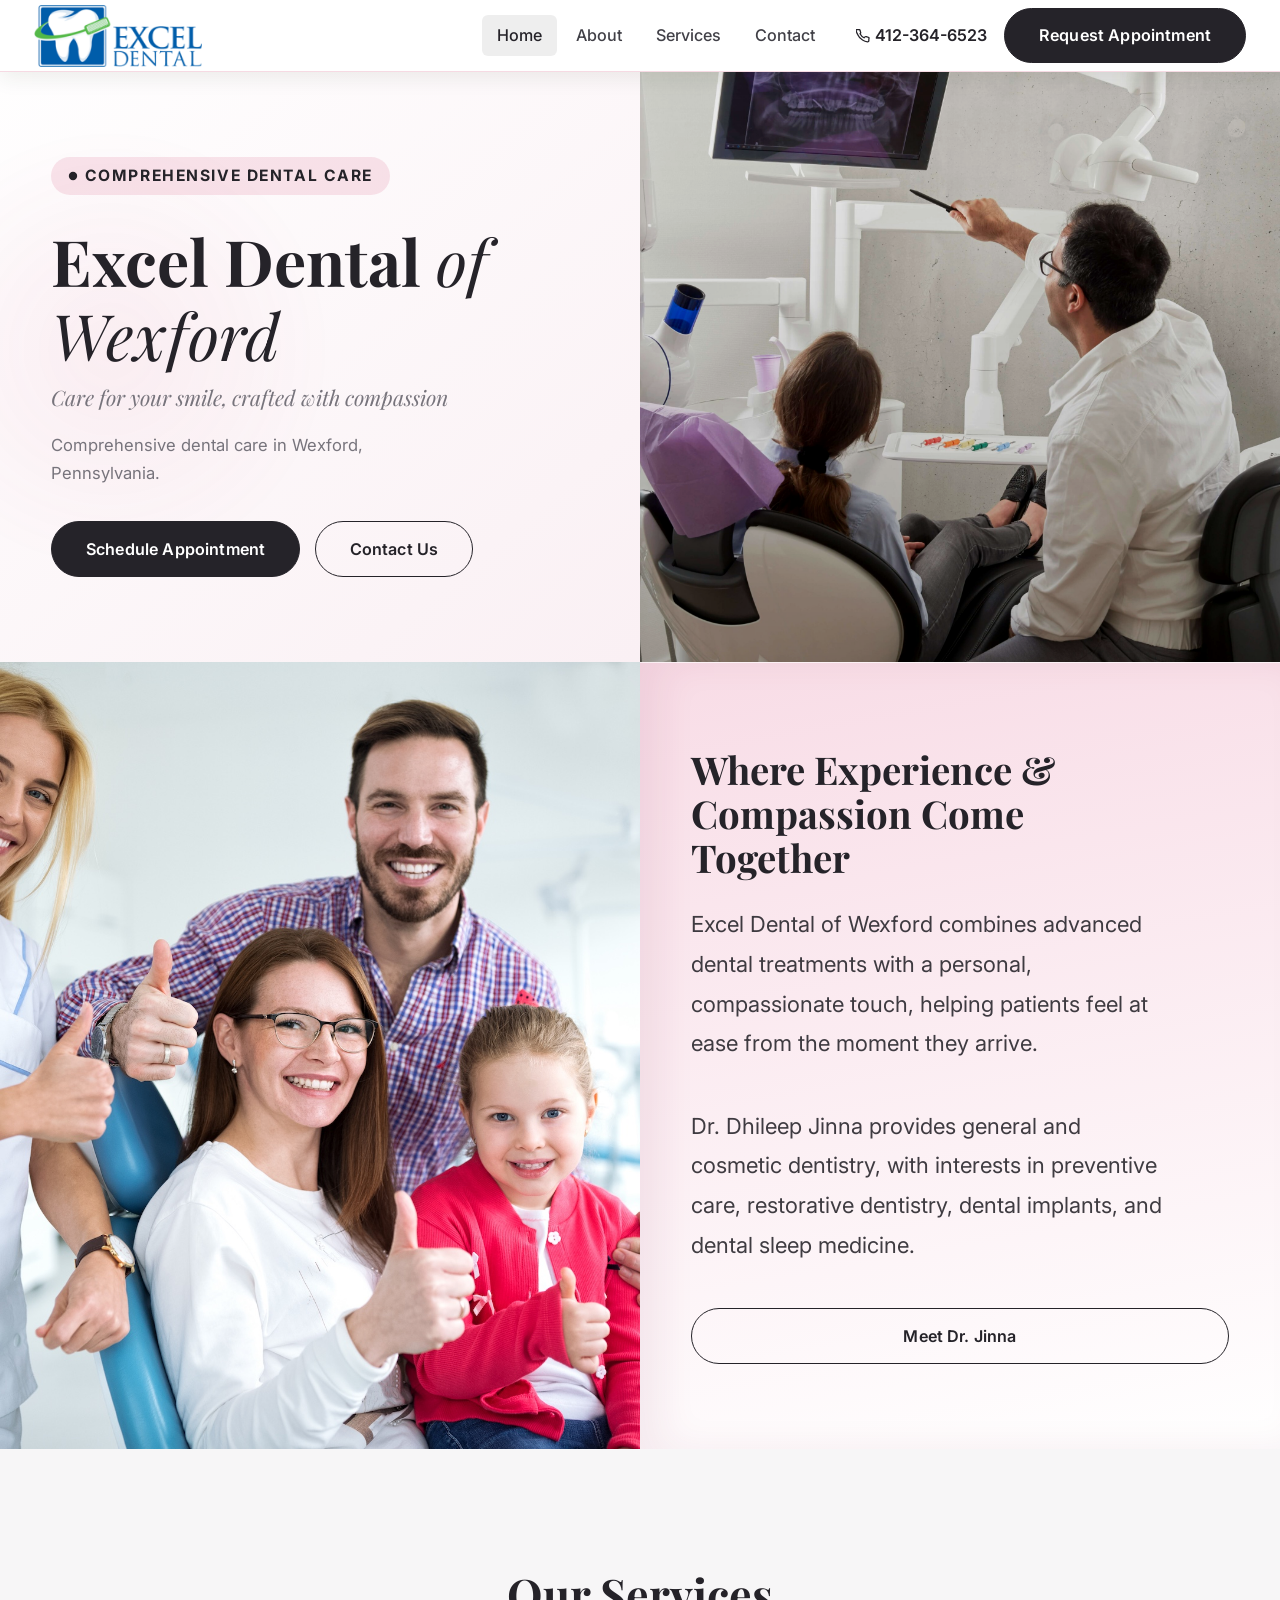
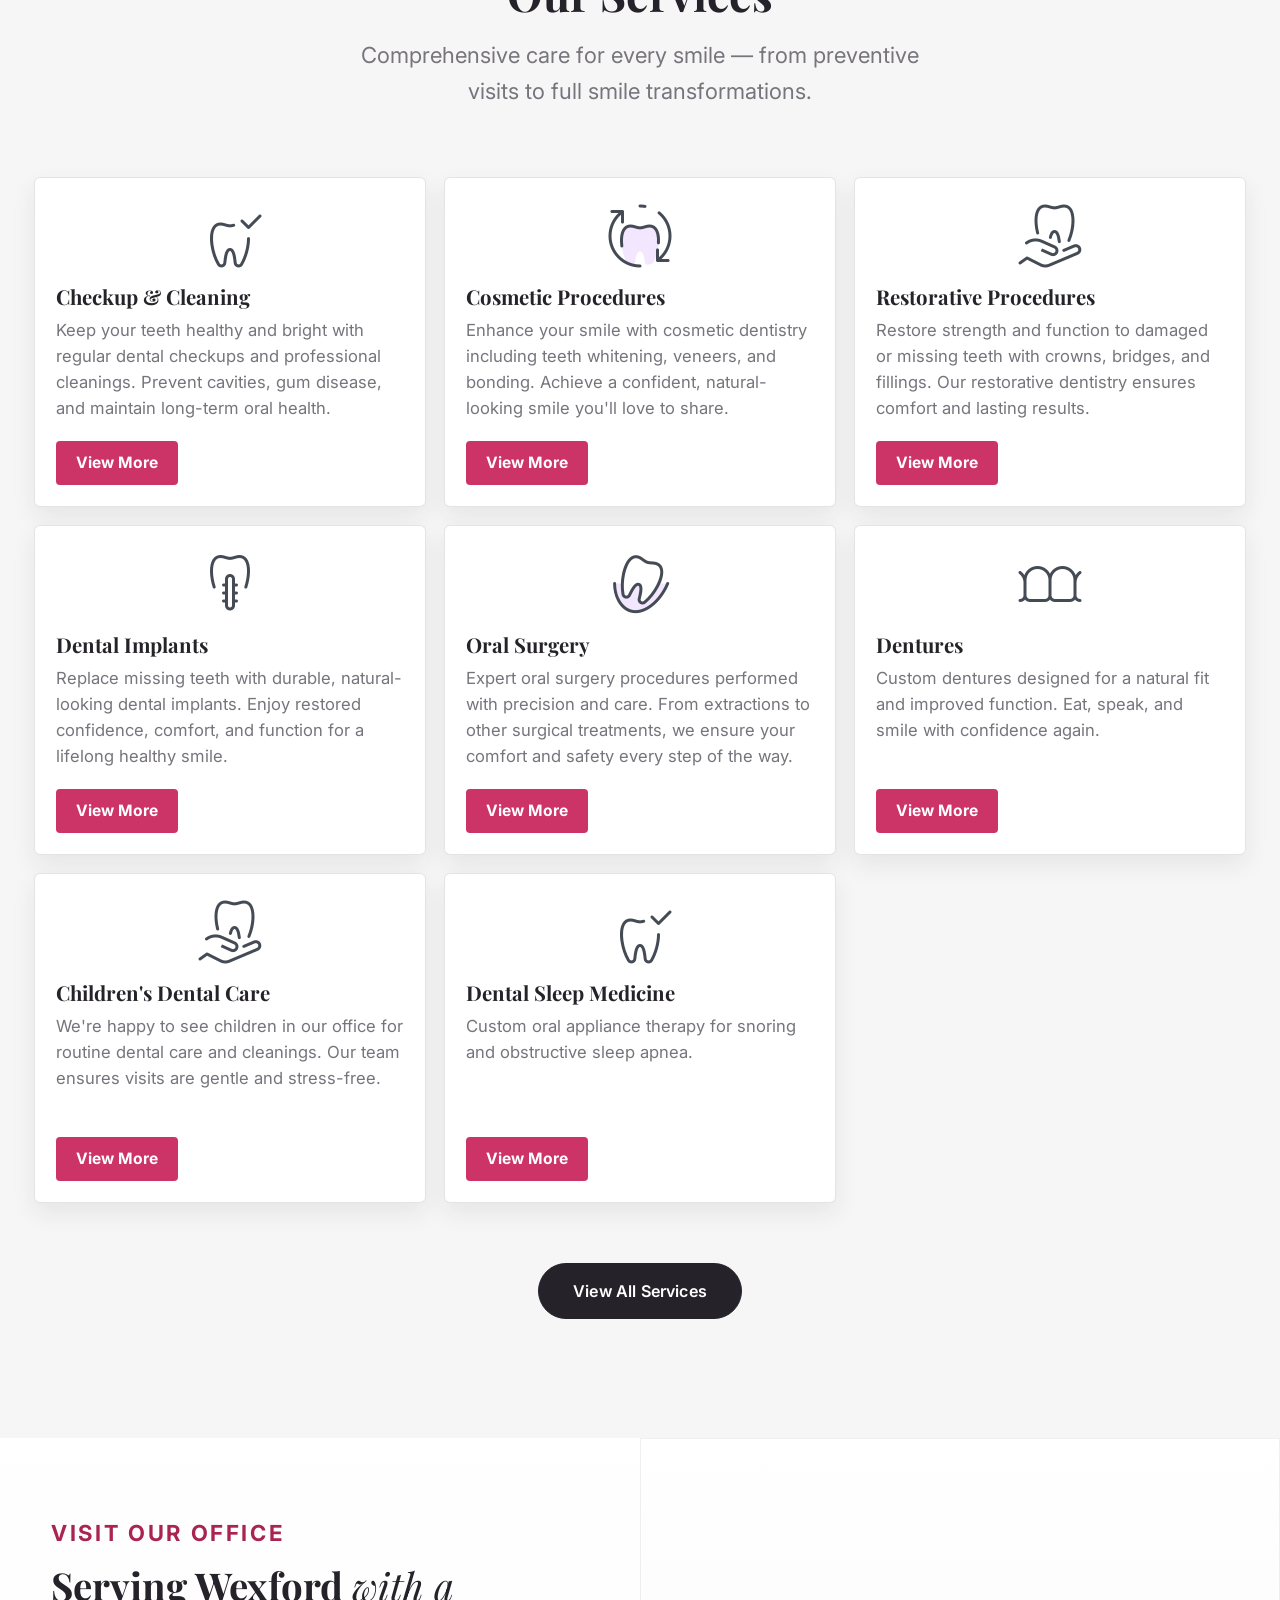
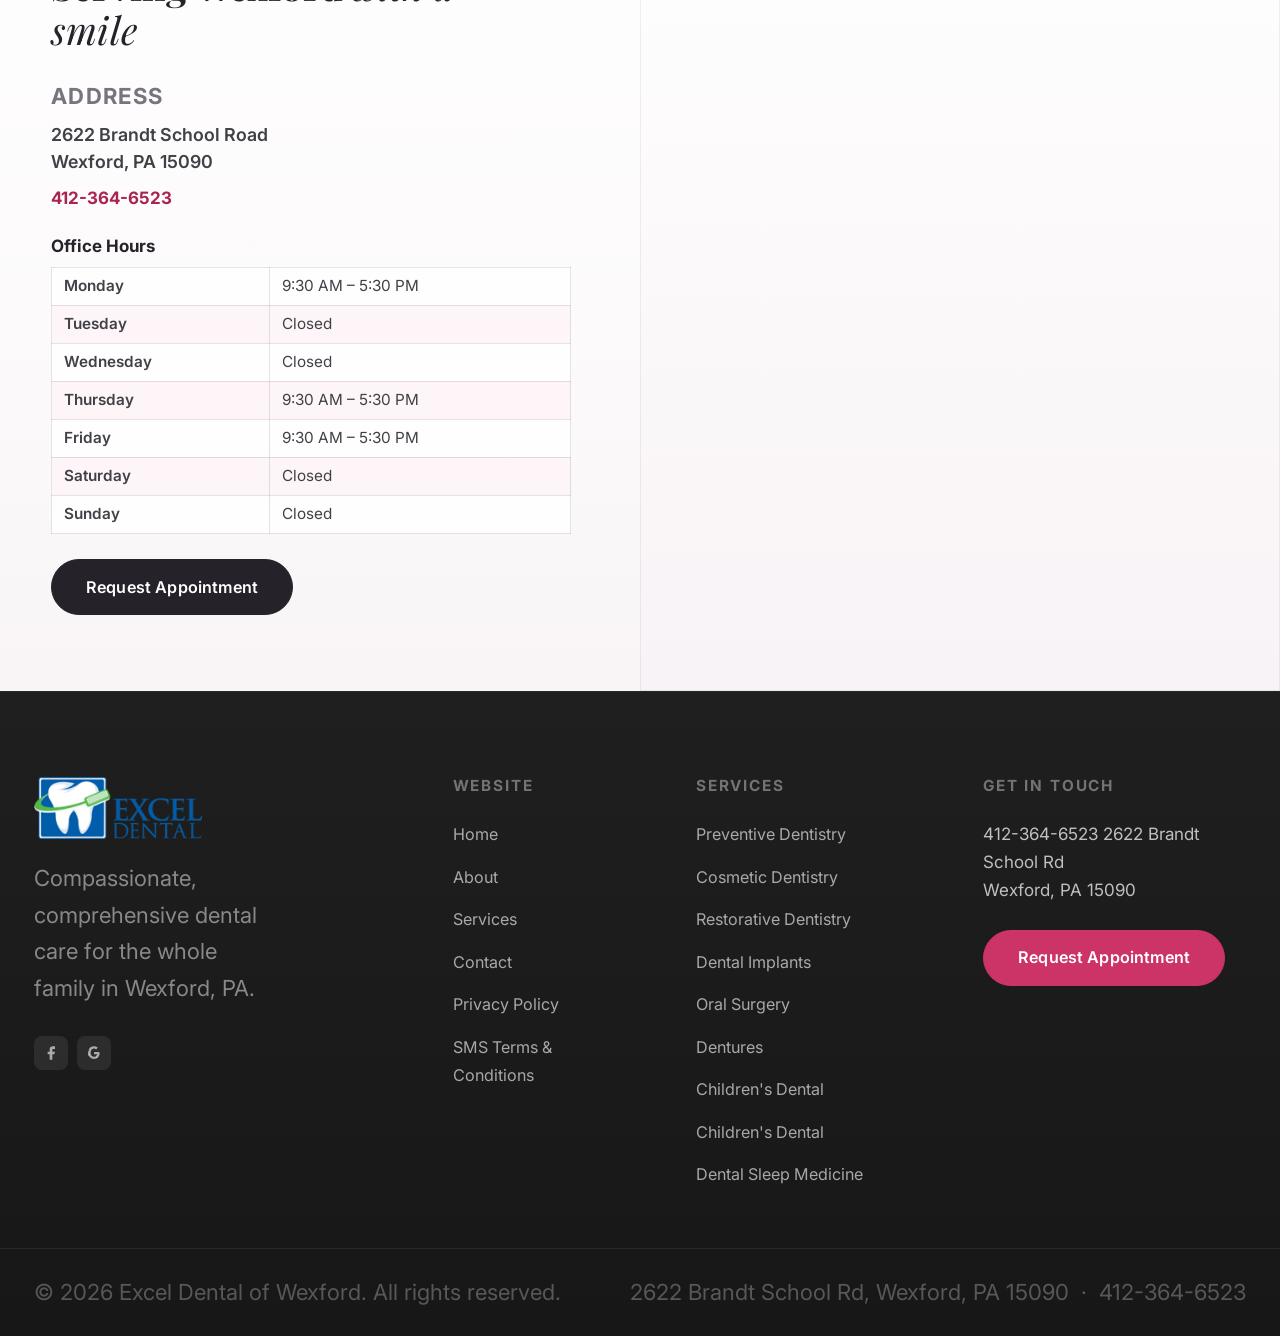
<file: index.html>
<!DOCTYPE html>
<html lang="en">
<head>
  <meta charset="UTF-8" />
  <meta name="viewport" content="width=device-width, initial-scale=1.0" />
  <title>Excel Dental of Wexford | Comprehensive Dental Care in Wexford, PA</title>
  <meta name="description" content="Comprehensive dental care in Wexford, PA, from routine cleanings to restorative, cosmetic, implant, oral surgery, and sleep dentistry." />
  <link rel="canonical" href="https://www.exceldentalwexford.com/" />
  <meta property="og:type" content="website" />
  <meta property="og:site_name" content="Excel Dental of Wexford" />
  <meta property="og:title" content="Excel Dental of Wexford | Comprehensive Dental Care in Wexford, PA" />
  <meta property="og:description" content="Comprehensive dental care in Wexford, PA, from routine cleanings to restorative, cosmetic, implant, oral surgery, and sleep dentistry." />
  <meta property="og:url" content="https://www.exceldentalwexford.com/" />
  <meta property="og:image" content="https://www.exceldentalwexford.com/assets/images/excel-dental-wexford-logo.png" />
  <meta name="twitter:card" content="summary_large_image" />
  <meta name="twitter:title" content="Excel Dental of Wexford | Comprehensive Dental Care in Wexford, PA" />
  <meta name="twitter:description" content="Comprehensive dental care in Wexford, PA, from routine cleanings to restorative, cosmetic, implant, oral surgery, and sleep dentistry." />
  <meta name="twitter:image" content="https://www.exceldentalwexford.com/assets/images/excel-dental-wexford-logo.png" />
  <link rel="preconnect" href="https://fonts.googleapis.com" />
  <link rel="preconnect" href="https://fonts.gstatic.com" crossorigin />
  <link href="https://fonts.googleapis.com/css2?family=Playfair+Display:ital,wght@0,400;0,600;0,700;1,400;1,600&family=Inter:wght@300;400;500;600;700&display=swap" rel="stylesheet" />
  <link rel="stylesheet" href="css/style.css" />
  <link rel="icon" href="/favicon.ico" sizes="any" />
  <script type="application/ld+json">
  {
    "@context": "https://schema.org",
    "@type": "Dentist",
    "name": "Excel Dental of Wexford",
    "url": "https://www.exceldentalwexford.com/",
    "logo": "https://www.exceldentalwexford.com/assets/images/excel-dental-wexford-logo.png",
    "image": "https://www.exceldentalwexford.com/assets/images/wexford-hero-photo.jpg",
    "description": "Comprehensive dental care in Wexford, PA, from routine cleanings to restorative, cosmetic, implant, oral surgery, and sleep dentistry.",
    "telephone": "+14123646523",
    "email": "exceldentalpc2@gmail.com",
    "address": {
      "@type": "PostalAddress",
      "streetAddress": "2622 Brandt School Rd",
      "addressLocality": "Wexford",
      "addressRegion": "PA",
      "postalCode": "15090",
      "addressCountry": "US"
    },
    "openingHoursSpecification": [
      {
        "@type": "OpeningHoursSpecification",
        "dayOfWeek": "Monday",
        "opens": "09:30",
        "closes": "17:30"
      },
      {
        "@type": "OpeningHoursSpecification",
        "dayOfWeek": "Thursday",
        "opens": "09:30",
        "closes": "17:30"
      },
      {
        "@type": "OpeningHoursSpecification",
        "dayOfWeek": "Friday",
        "opens": "09:30",
        "closes": "17:30"
      }
    ],
    "hasMap": "https://maps.google.com/?q=2622+Brandt+School+Rd+Wexford+PA+15090",
    "sameAs": [],
    "medicalSpecialty": "Dentistry",
    "availableService": [
      { "@type": "MedicalProcedure", "name": "Dental Cleaning & Prevention" },
      { "@type": "MedicalProcedure", "name": "Cosmetic Dentistry" },
      { "@type": "MedicalProcedure", "name": "Dental Implants" },
      { "@type": "MedicalProcedure", "name": "Oral Surgery" },
      { "@type": "MedicalProcedure", "name": "Restorative Dentistry" },
      { "@type": "MedicalProcedure", "name": "Dentures" },
      { "@type": "MedicalProcedure", "name": "Children's Dental Care" },
      { "@type": "MedicalProcedure", "name": "Dental Sleep Medicine" }
    ]
  }
  </script>
  <style>
    /* Tooth SVG used inline for logo */
    .tooth-svg { fill: var(--white); }
    .tooth-svg-dark { fill: var(--dark); }
  </style>
</head>
<body>

  <!-- ===== NAVBAR ===== -->
  <header class="navbar" id="navbar">
    <div class="nav-inner">

      <!-- Logo -->
      <a href="index.html" class="nav-logo" aria-label="Excel Dental of Wexford — home">
        <div class="nav-logo-icon">
          <svg viewBox="-32 0 512 512" xmlns="http://www.w3.org/2000/svg" aria-hidden="true" style="fill:#fff;">
            <path d="M443.98 96.25c-11.01-45.22-47.11-82.06-92.01-93.72-32.19-8.36-63 5.1-89.14 24.33-3.25 2.39-6.96 3.73-10.5 5.48l28.32 18.21c7.42 4.77 9.58 14.67 4.8 22.11-4.46 6.95-14.27 9.86-22.11 4.8L162.83 12.84c-20.7-10.85-43.38-16.4-66.81-10.31-44.9 11.67-81 48.5-92.01 93.72-10.13 41.62-.42 80.81 21.5 110.43 23.36 31.57 32.68 68.66 36.29 107.35 4.4 47.16 10.33 94.16 20.94 140.32l7.8 33.95c3.19 13.87 15.49 23.7 29.67 23.7 13.97 0 26.15-9.55 29.54-23.16l34.47-138.42c4.56-18.32 20.96-31.16 39.76-31.16s35.2 12.85 39.76 31.16l34.47 138.42c3.39 13.61 15.57 23.16 29.54 23.16 14.18 0 26.48-9.83 29.67-23.7l7.8-33.95c10.61-46.15 16.53-93.16 20.94-140.32 3.61-38.7 12.93-75.78 36.29-107.35 21.95-29.61 31.66-68.8 21.53-110.43z"/>
          </svg>
        </div>
        <div class="nav-logo-text">
          <span class="name">Excel Dental of Wexford</span>
          <span class="tagline">Wexford, PA</span>
        </div>
      </a>

      <!-- Desktop menu -->
      <nav class="nav-menu" aria-label="Primary navigation">
        <a href="index.html" class="active">Home</a>
        <a href="about.html">About</a>
        <a href="services.html">Services</a>
        <a href="contact.html">Contact</a>
      </nav>

      <!-- Desktop actions -->
      <div class="nav-actions">
        <a href="tel:4123646523" class="nav-phone">
          <svg width="14" height="14" viewBox="0 0 24 24" fill="none" stroke="currentColor" stroke-width="2.2" stroke-linecap="round" stroke-linejoin="round" aria-hidden="true"><path d="M22 16.92v3a2 2 0 01-2.18 2 19.79 19.79 0 01-8.63-3.07A19.5 19.5 0 013.06 9.81a19.79 19.79 0 01-3.07-8.67A2 2 0 012.18 1h3a2 2 0 012 1.72c.127.96.361 1.903.7 2.81a2 2 0 01-.45 2.11L6.91 8.16a16 16 0 006.93 6.93l1.52-1.52a2 2 0 012.11-.45c.907.339 1.85.573 2.81.7A2 2 0 0122 16.92z"/></svg>
          412-364-6523
        </a>
        <a href="https://appt.link/meet-with-excel-dental-wexford-CfDi1af0/in-person-meeting" target="_blank" rel="noopener" class="btn btn-dark">Request Appointment</a>
      </div>

      <!-- Hamburger -->
      <button class="nav-hamburger" id="navHamburger" aria-label="Toggle menu" aria-expanded="false">
        <span></span><span></span><span></span>
      </button>
    </div>

    <!-- Mobile drawer -->
    <nav class="nav-mobile" aria-label="Mobile navigation">
      <a href="index.html">Home</a>
      <a href="about.html">About</a>
      <a href="services.html">Services</a>
      <a href="contact.html">Contact</a>
      <div class="nav-mobile-cta">
        <a href="tel:4123646523" class="btn btn-outline">📞 412-364-6523</a>
        <a href="https://appt.link/meet-with-excel-dental-wexford-CfDi1af0/in-person-meeting" target="_blank" rel="noopener" class="btn btn-dark">Request Appointment</a>
      </div>
    </nav>
  </header>

  <!-- ===== HERO ===== -->
  <section class="hero" aria-labelledby="hero-heading">
    <div class="hero-left">
      <div class="hero-text">
        <div class="hero-chip">
          <svg width="10" height="10" viewBox="0 0 24 24" fill="currentColor" aria-hidden="true"><circle cx="12" cy="12" r="10"/></svg>
          Comprehensive Dental Care
        </div>
        <h1 class="hero-h1" id="hero-heading">Excel Dental <em>of Wexford</em></h1>
        <p class="hero-tagline">Care for your smile, crafted with compassion</p>
        <p class="hero-desc">Comprehensive dental care in Wexford, Pennsylvania.</p>
        <div class="hero-actions">
          <a href="https://appt.link/meet-with-excel-dental-wexford-CfDi1af0/in-person-meeting" target="_blank" rel="noopener" class="btn btn-dark">Schedule Appointment</a>
          <a href="contact.html" class="btn btn-outline">Contact Us</a>
        </div>
      </div>
    </div>
    <div class="hero-right">
      <img
        src="assets/images/wexford-hero-photo.jpg"
        alt="A dentist reviewing an X-ray with a patient"
        loading="eager"
      />
    </div>
  </section>

  <!-- ===== ABOUT ===== -->
  <section class="about" aria-labelledby="about-heading">
    <div class="about-left" data-reveal="fade-left">
      <img
        src="assets/images/wexford-about-photo.jpg"
        alt="A family with a dental professional"
        loading="lazy"
      />
    </div>
    <div class="about-right" data-reveal="fade-right">
      <h2 id="about-heading">Where Experience &amp; Compassion Come Together</h2>
      <p>Excel Dental of Wexford combines advanced dental treatments with a personal, compassionate touch, helping patients feel at ease from the moment they arrive.</p>
      <p>Dr. Dhileep Jinna provides general and cosmetic dentistry, with interests in preventive care, restorative dentistry, dental implants, and dental sleep medicine.</p>
      <a href="about.html" class="btn btn-outline">Meet Dr. Jinna</a>
    </div>
  </section>

  <!-- ===== SERVICES ===== -->
  <section class="services" id="services" aria-labelledby="services-heading">
    <div class="services-intro fade-up">
      <h2 id="services-heading">Our Services</h2>
      <p>Comprehensive care for every smile — from preventive visits to full smile transformations.</p>
    </div>

    <div class="services-grid">

      <article class="srv-card fade-up" aria-label="Checkup and Cleaning">
        <div class="srv-bg" style="background-image:url('assets/images/service-cleaning.png');"></div>
        <div class="srv-overlay"></div>
        <div class="srv-body">
          <h3>Checkup &amp; Cleaning</h3>
          <p class="srv-desc">Keep your teeth healthy and bright with regular dental checkups and professional cleanings. Prevent cavities, gum disease, and maintain long-term oral health.</p>
          <a href="cleaning-and-prevention.html" class="srv-link">View More</a>
        </div>
      </article>

      <article class="srv-card fade-up" aria-label="Cosmetic Procedures">
        <div class="srv-bg" style="background-image:url('assets/images/service-cosmetic.png');"></div>
        <div class="srv-overlay"></div>
        <div class="srv-body">
          <h3>Cosmetic Procedures</h3>
          <p class="srv-desc">Enhance your smile with cosmetic dentistry including teeth whitening, veneers, and bonding. Achieve a confident, natural-looking smile you'll love to share.</p>
          <a href="cosmetic-dentistry.html" class="srv-link">View More</a>
        </div>
      </article>

      <article class="srv-card fade-up" aria-label="Restorative Procedures">
        <div class="srv-bg" style="background-image:url('assets/images/service-restorative.png');"></div>
        <div class="srv-overlay"></div>
        <div class="srv-body">
          <h3>Restorative Procedures</h3>
          <p class="srv-desc">Restore strength and function to damaged or missing teeth with crowns, bridges, and fillings. Our restorative dentistry ensures comfort and lasting results.</p>
          <a href="restorative-dentistry.html" class="srv-link">View More</a>
        </div>
      </article>

      <article class="srv-card fade-up" aria-label="Dental Implants">
        <div class="srv-bg" style="background-image:url('assets/images/service-implants.png');"></div>
        <div class="srv-overlay"></div>
        <div class="srv-body">
          <h3>Dental Implants</h3>
          <p class="srv-desc">Replace missing teeth with durable, natural-looking dental implants. Enjoy restored confidence, comfort, and function for a lifelong healthy smile.</p>
          <a href="dental-implants.html" class="srv-link">View More</a>
        </div>
      </article>

      <article class="srv-card fade-up" aria-label="Oral Surgery">
        <div class="srv-bg" style="background-image:url('assets/images/service-oral-surgery.png');"></div>
        <div class="srv-overlay"></div>
        <div class="srv-body">
          <h3>Oral Surgery</h3>
          <p class="srv-desc">Expert oral surgery procedures performed with precision and care. From extractions to other surgical treatments, we ensure your comfort and safety every step of the way.</p>
          <a href="oral-surgery.html" class="srv-link">View More</a>
        </div>
      </article>

      <article class="srv-card fade-up" aria-label="Dentures">
        <div class="srv-bg" style="background-image:url('assets/images/service-dentures.png');"></div>
        <div class="srv-overlay"></div>
        <div class="srv-body">
          <h3>Dentures</h3>
          <p class="srv-desc">Custom dentures designed for a natural fit and improved function. Eat, speak, and smile with confidence again.</p>
          <a href="dentures.html" class="srv-link">View More</a>
        </div>
      </article>

      <article class="srv-card fade-up" aria-label="Children's Dental Care">
        <div class="srv-bg" style="background-image:url('assets/images/service-children.png');"></div>
        <div class="srv-overlay"></div>
        <div class="srv-body">
          <h3>Children's Dental Care</h3>
          <p class="srv-desc">We're happy to see children in our office for routine dental care and cleanings. Our team ensures visits are gentle and stress-free.</p>
          <a href="pediatric-dentistry.html" class="srv-link">View More</a>
        </div>
      </article>

      <article class="srv-card fade-up" aria-label="Dental Sleep Medicine">
        <div class="srv-bg" style="background-image:url('assets/images/service-cleaning.png');"></div>
        <div class="srv-overlay"></div>
        <div class="srv-body">
          <h3>Dental Sleep Medicine</h3>
          <p class="srv-desc">Custom oral appliance therapy for snoring and obstructive sleep apnea.</p>
          <a href="dental-sleep-medicine.html" class="srv-link">View More</a>
        </div>
      </article>

    </div><!-- /services-grid -->

    <div class="services-footer fade-up">
      <a href="services.html" class="btn btn-dark">View All Services</a>
    </div>
  </section>

  <section class="location home-location" aria-labelledby="visit-heading">
    <div class="location-info" data-reveal="fade-left">
      <p class="eyebrow">Visit Our Office</p>
      <h2 id="visit-heading">Serving Wexford <em>with a smile</em></h2>

      <div class="visit-address">
        <p class="info-label">Address</p>
        <address><a href="https://maps.app.goo.gl/ELgBJtn3nYdZm5mt8" target="_blank" rel="noopener">2622 Brandt School Road<br />Wexford, PA 15090</a></address>
        <a class="visit-phone" href="tel:+14123646523">412-364-6523</a>
      </div>

      <div class="visit-hours">
        <h3>Office Hours</h3>
        <table>
          <tbody>
            <tr><th scope="row">Monday</th><td>9:30 AM – 5:30 PM</td></tr>
            <tr><th scope="row">Tuesday</th><td>Closed</td></tr>
            <tr><th scope="row">Wednesday</th><td>Closed</td></tr>
            <tr><th scope="row">Thursday</th><td>9:30 AM – 5:30 PM</td></tr>
            <tr><th scope="row">Friday</th><td>9:30 AM – 5:30 PM</td></tr>
            <tr><th scope="row">Saturday</th><td>Closed</td></tr>
            <tr><th scope="row">Sunday</th><td>Closed</td></tr>
          </tbody>
        </table>
      </div>

      <a href="https://appt.link/meet-with-excel-dental-wexford-CfDi1af0/in-person-meeting" target="_blank" rel="noopener" class="btn btn-dark visit-appointment">Request Appointment</a>
    </div>
    <div class="location-map" data-reveal="fade-right">
      <iframe
        src="https://maps.google.com/maps?q=2622+Brandt+School+Rd+Wexford+PA+15090&z=15&output=embed"
        loading="lazy"
        title="Map to Excel Dental of Wexford at 2622 Brandt School Road"
        allowfullscreen>
      </iframe>
    </div>
  </section>

  <!-- ===== FOOTER ===== -->
  <footer class="footer">
    <div class="footer-main">

      <!-- Brand -->
      <div class="footer-brand">
        <div class="f-logo">
          <div class="f-logo-icon">
            <svg viewBox="-32 0 512 512" xmlns="http://www.w3.org/2000/svg" aria-hidden="true" style="fill:#2a2a2a;">
              <path d="M443.98 96.25c-11.01-45.22-47.11-82.06-92.01-93.72-32.19-8.36-63 5.1-89.14 24.33-3.25 2.39-6.96 3.73-10.5 5.48l28.32 18.21c7.42 4.77 9.58 14.67 4.8 22.11-4.46 6.95-14.27 9.86-22.11 4.8L162.83 12.84c-20.7-10.85-43.38-16.4-66.81-10.31-44.9 11.67-81 48.5-92.01 93.72-10.13 41.62-.42 80.81 21.5 110.43 23.36 31.57 32.68 68.66 36.29 107.35 4.4 47.16 10.33 94.16 20.94 140.32l7.8 33.95c3.19 13.87 15.49 23.7 29.67 23.7 13.97 0 26.15-9.55 29.54-23.16l34.47-138.42c4.56-18.32 20.96-31.16 39.76-31.16s35.2 12.85 39.76 31.16l34.47 138.42c3.39 13.61 15.57 23.16 29.54 23.16 14.18 0 26.48-9.83 29.67-23.7l7.8-33.95c10.61-46.15 16.53-93.16 20.94-140.32 3.61-38.7 12.93-75.78 36.29-107.35 21.95-29.61 31.66-68.8 21.53-110.43z"/>
            </svg>
          </div>
          <div class="f-logo-text">
            <span class="name">Excel Dental of Wexford</span>
            <span class="care">Care</span>
          </div>
        </div>
        <p>Compassionate, comprehensive dental care for the whole family in Wexford, PA.</p>
        <div class="footer-social" aria-label="Social media links">
          <!-- Facebook -->
          <a href="#" aria-label="Facebook" rel="noopener">
            <svg viewBox="0 0 24 24" aria-hidden="true"><path d="M18 2h-3a5 5 0 00-5 5v3H7v4h3v8h4v-8h3l1-4h-4V7a1 1 0 011-1h3z"/></svg>
          </a>
          <!-- Google -->
          <a href="#" aria-label="Google Reviews" rel="noopener">
            <svg viewBox="0 0 24 24" aria-hidden="true"><path d="M20.3 12.2c0-.6-.1-1.2-.2-1.8H12v3.4h4.7c-.2 1.1-.9 2-1.8 2.6v2.2h3c1.7-1.6 2.7-4 2.4-6.4z"/><path d="M12 21c2.4 0 4.4-.8 5.9-2.1l-3-2.2c-.8.5-1.8.8-2.9.8-2.2 0-4.1-1.5-4.8-3.5H4.1v2.3C5.6 19.1 8.6 21 12 21z"/><path d="M7.2 14c-.2-.6-.3-1.3-.3-2s.1-1.4.3-2V7.7H4.1A9 9 0 003 12c0 1.5.3 2.8.9 4l3.3-2z"/><path d="M12 5.3c1.2 0 2.3.4 3.2 1.3l2.4-2.4C16.4 2.8 14.4 2 12 2 8.6 2 5.6 3.9 4.1 6.7l3.1 2.4C7.9 6.8 9.8 5.3 12 5.3z"/></svg>
          </a>
        </div>
      </div>

      <!-- Website Links -->
      <div class="footer-col">
        <h4>Website</h4>
        <ul>
          <li><a href="index.html">Home</a></li>
          <li><a href="about.html">About</a></li>
          <li><a href="services.html">Services</a></li>
          <li><a href="contact.html">Contact</a></li>
        </ul>
      </div>

      <!-- Services Links -->
      <div class="footer-col">
        <h4>Services</h4>
        <ul>
          <li><a href="cleaning-and-prevention.html">Preventive Dentistry</a></li>
          <li><a href="cosmetic-dentistry.html">Cosmetic Dentistry</a></li>
          <li><a href="restorative-dentistry.html">Restorative Dentistry</a></li>
          <li><a href="dental-implants.html">Dental Implants</a></li>
          <li><a href="oral-surgery.html">Oral Surgery</a></li>
          <li><a href="dentures.html">Dentures</a></li>
          <li><a href="pediatric-dentistry.html">Children's Dental</a></li>
          <li><a href="services.html#children">Children's Dental</a></li>
        </ul>
      </div>

      <!-- Contact -->
      <div class="footer-col">
        <h4>Get In Touch</h4>
        <div class="footer-contact-info">
          <a href="tel:4123646523">412-364-6523</a>
          <a href="https://maps.app.goo.gl/ELgBJtn3nYdZm5mt8" target="_blank" rel="noopener">
            2622 Brandt School Rd<br>Wexford, PA 15090
          </a>
        </div>
        <a href="https://appt.link/meet-with-excel-dental-wexford-CfDi1af0/in-person-meeting" target="_blank" rel="noopener" class="btn btn-accent footer-appt-btn">Request Appointment</a>
      </div>

    </div><!-- /footer-main -->

    <div class="footer-bottom">
      <p>&copy; <span id="year"></span> Excel Dental of Wexford. All rights reserved.</p>
      <p>2622 Brandt School Rd, Wexford, PA 15090 &nbsp;·&nbsp; 412-364-6523</p>
    </div>
  </footer>

  <script src="js/main.js"></script>
</body>
</html>
</file>
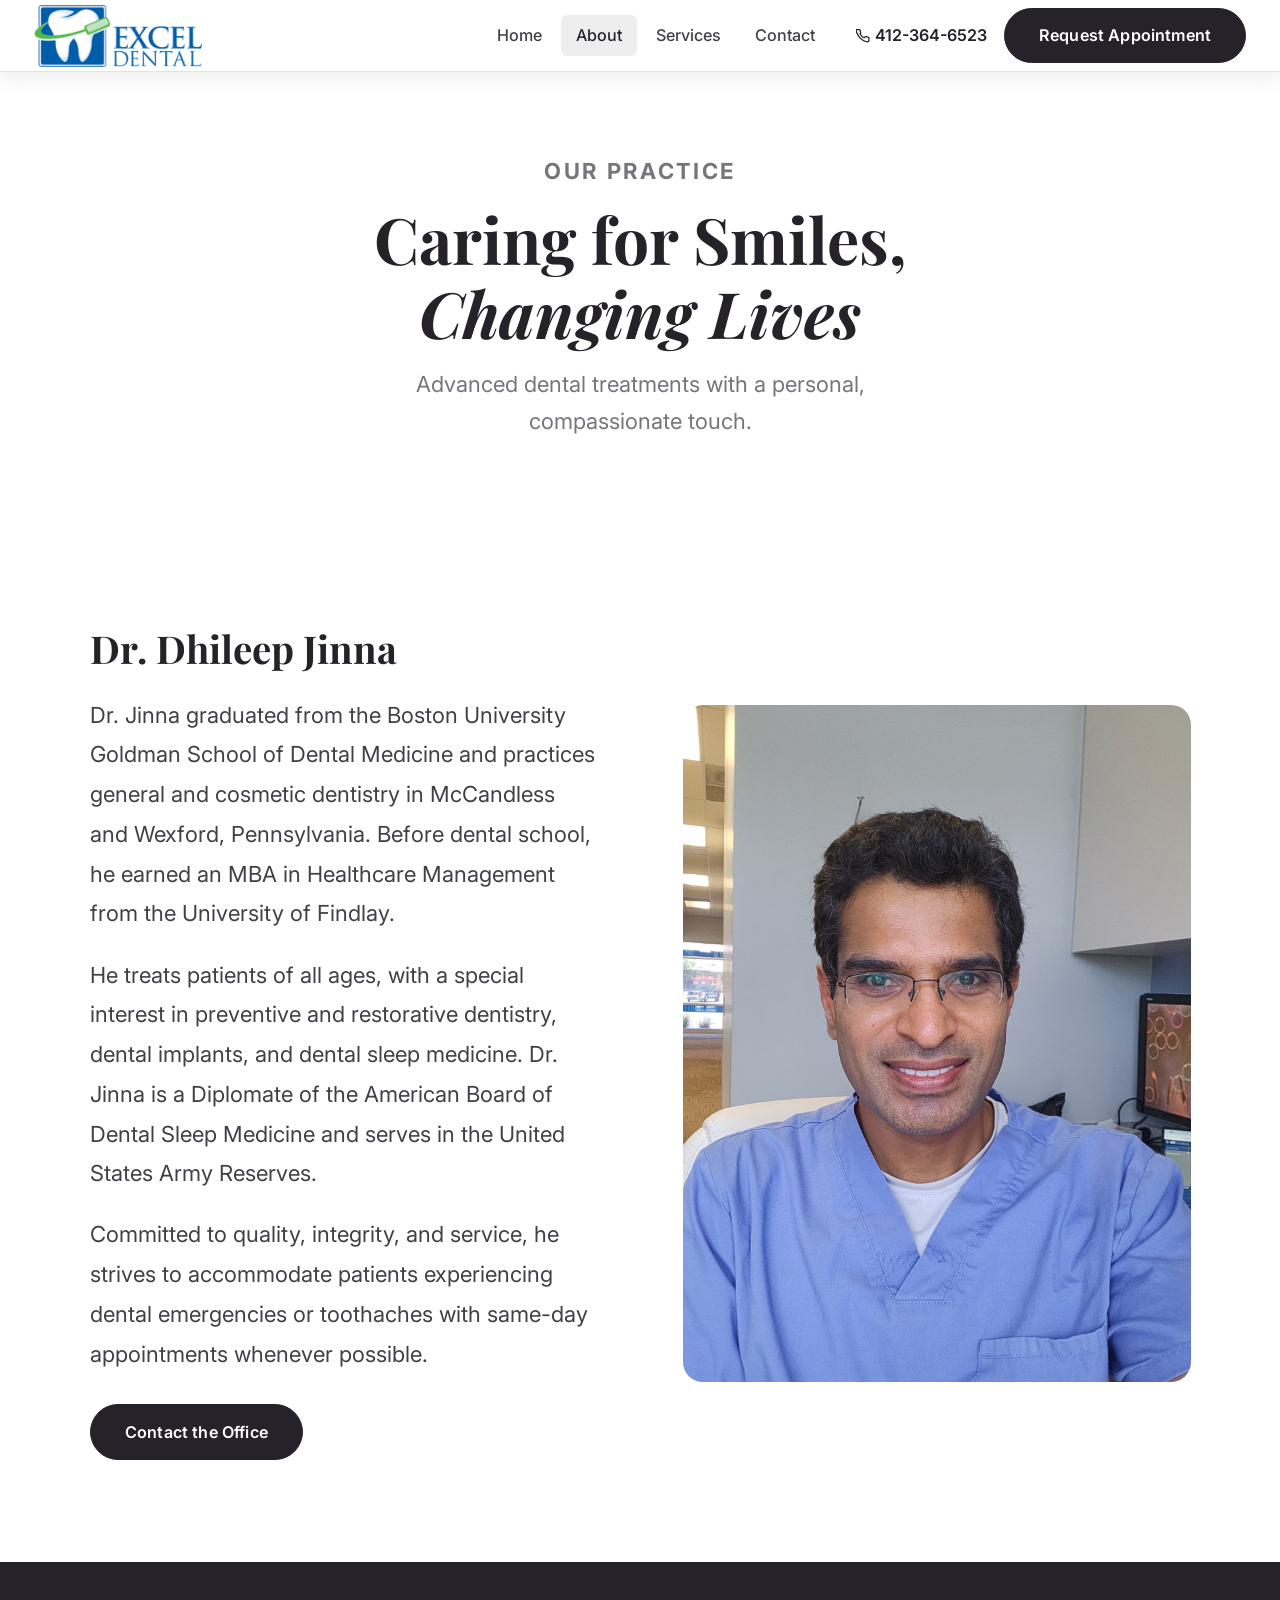
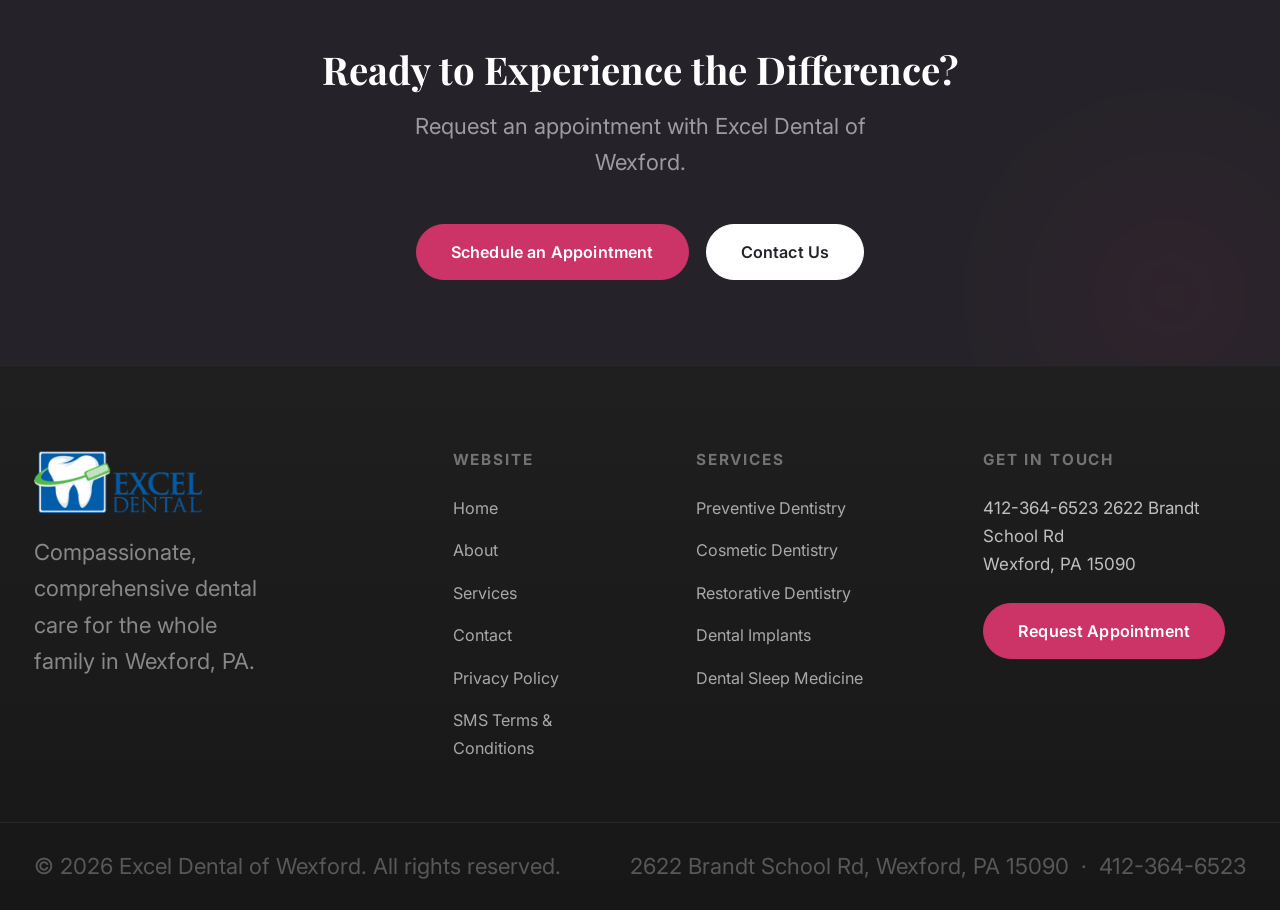
<file: about.html>
<!DOCTYPE html>
<html lang="en">
<head>
  <meta charset="UTF-8" />
  <meta name="viewport" content="width=device-width, initial-scale=1.0" />
  <title>About | Excel Dental of Wexford</title>
  <meta name="description" content="Meet Dr. Dhileep Jinna and learn about Excel Dental of Wexford's compassionate approach to general and cosmetic dentistry." />
  <link rel="canonical" href="https://www.exceldentalwexford.com/about.html" />
  <meta property="og:type" content="website" />
  <meta property="og:site_name" content="Excel Dental of Wexford" />
  <meta property="og:title" content="About Us | Excel Dental of Wexford" />
  <meta property="og:description" content="Meet Dr. Dhileep Jinna and learn about Excel Dental of Wexford's compassionate approach to general and cosmetic dentistry." />
  <meta property="og:url" content="https://www.exceldentalwexford.com/about.html" />
  <meta property="og:image" content="https://www.exceldentalwexford.com/assets/images/excel-dental-wexford-logo.png" />
  <meta name="twitter:card" content="summary_large_image" />
  <meta name="twitter:title" content="About Us | Excel Dental of Wexford" />
  <meta name="twitter:description" content="Meet Dr. Dhileep Jinna and learn about Excel Dental of Wexford's compassionate approach to general and cosmetic dentistry." />
  <meta name="twitter:image" content="https://www.exceldentalwexford.com/assets/images/excel-dental-wexford-logo.png" />
  <link rel="preconnect" href="https://fonts.googleapis.com" />
  <link rel="preconnect" href="https://fonts.gstatic.com" crossorigin />
  <link href="https://fonts.googleapis.com/css2?family=Playfair+Display:ital,wght@0,400;0,600;0,700;1,400;1,600&family=Inter:wght@300;400;500;600;700&display=swap" rel="stylesheet" />
  <link rel="stylesheet" href="css/style.css" />
  <link rel="icon" href="/favicon.ico" sizes="any" />
  <script type="application/ld+json">
  {
    "@context": "https://schema.org",
    "@type": "MedicalOrganization",
    "name": "Excel Dental of Wexford",
    "url": "https://www.exceldentalwexford.com/about.html",
    "description": "Meet Dr. Dhileep Jinna and learn about Excel Dental of Wexford's compassionate approach to general and cosmetic dentistry.",
    "telephone": "+14123646523",
    "address": {
      "@type": "PostalAddress",
      "streetAddress": "2622 Brandt School Rd",
      "addressLocality": "Wexford",
      "addressRegion": "PA",
      "postalCode": "15090",
      "addressCountry": "US"
    },
    "foundingDate": "2000",
    "medicalSpecialty": "Dentistry"
  }
  </script>
</head>
<body>

  <!-- ===== NAVBAR ===== -->
  <header class="navbar" id="navbar">
    <div class="nav-inner">
      <a href="index.html" class="nav-logo" aria-label="Excel Dental of Wexford — home">
        <div class="nav-logo-icon">
          <svg viewBox="-32 0 512 512" xmlns="http://www.w3.org/2000/svg" aria-hidden="true" style="fill:#fff;">
            <path d="M443.98 96.25c-11.01-45.22-47.11-82.06-92.01-93.72-32.19-8.36-63 5.1-89.14 24.33-3.25 2.39-6.96 3.73-10.5 5.48l28.32 18.21c7.42 4.77 9.58 14.67 4.8 22.11-4.46 6.95-14.27 9.86-22.11 4.8L162.83 12.84c-20.7-10.85-43.38-16.4-66.81-10.31-44.9 11.67-81 48.5-92.01 93.72-10.13 41.62-.42 80.81 21.5 110.43 23.36 31.57 32.68 68.66 36.29 107.35 4.4 47.16 10.33 94.16 20.94 140.32l7.8 33.95c3.19 13.87 15.49 23.7 29.67 23.7 13.97 0 26.15-9.55 29.54-23.16l34.47-138.42c4.56-18.32 20.96-31.16 39.76-31.16s35.2 12.85 39.76 31.16l34.47 138.42c3.39 13.61 15.57 23.16 29.54 23.16 14.18 0 26.48-9.83 29.67-23.7l7.8-33.95c10.61-46.15 16.53-93.16 20.94-140.32 3.61-38.7 12.93-75.78 36.29-107.35 21.95-29.61 31.66-68.8 21.53-110.43z"/>
          </svg>
        </div>
        <div class="nav-logo-text">
          <span class="name">Excel Dental of Wexford</span>
          <span class="tagline">Wexford, PA</span>
        </div>
      </a>
      <nav class="nav-menu" aria-label="Primary navigation">
        <a href="index.html">Home</a>
        <a href="about.html" class="active">About</a>
        <a href="services.html">Services</a>
        <a href="contact.html">Contact</a>
      </nav>
      <div class="nav-actions">
        <a href="tel:4123646523" class="nav-phone">
          <svg width="14" height="14" viewBox="0 0 24 24" fill="none" stroke="currentColor" stroke-width="2.2" stroke-linecap="round" stroke-linejoin="round" aria-hidden="true"><path d="M22 16.92v3a2 2 0 01-2.18 2 19.79 19.79 0 01-8.63-3.07A19.5 19.5 0 013.06 9.81a19.79 19.79 0 01-3.07-8.67A2 2 0 012.18 1h3a2 2 0 012 1.72c.127.96.361 1.903.7 2.81a2 2 0 01-.45 2.11L6.91 8.16a16 16 0 006.93 6.93l1.52-1.52a2 2 0 012.11-.45c.907.339 1.85.573 2.81.7A2 2 0 0122 16.92z"/></svg>
          412-364-6523
        </a>
        <a href="https://appt.link/meet-with-excel-dental-wexford-CfDi1af0/in-person-meeting" target="_blank" rel="noopener" class="btn btn-dark">Request Appointment</a>
      </div>
      <button class="nav-hamburger" id="navHamburger" aria-label="Toggle menu" aria-expanded="false">
        <span></span><span></span><span></span>
      </button>
    </div>
    <nav class="nav-mobile" aria-label="Mobile navigation">
      <a href="index.html">Home</a>
      <a href="about.html">About</a>
      <a href="services.html">Services</a>
      <a href="contact.html">Contact</a>
      <div class="nav-mobile-cta">
        <a href="tel:4123646523" class="btn btn-outline">📞 412-364-6523</a>
        <a href="https://appt.link/meet-with-excel-dental-wexford-CfDi1af0/in-person-meeting" target="_blank" rel="noopener" class="btn btn-dark">Request Appointment</a>
      </div>
    </nav>
  </header>

  <!-- ===== PAGE HEADER ===== -->
  <section class="page-header">
    <p class="tag">Our Practice</p>
    <h1>Caring for Smiles,<br><em>Changing Lives</em></h1>
    <p>Advanced dental treatments with a personal, compassionate touch.</p>
  </section>

  <!-- ===== STORY ===== -->
  <section class="about-story" aria-labelledby="story-heading">
    <div class="about-story-inner">
      <div class="about-story-text fade-up" data-reveal="fade-left">
        <h2 id="story-heading">Dr. Dhileep Jinna</h2>
        <p>Dr. Jinna graduated from the Boston University Goldman School of Dental Medicine and practices general and cosmetic dentistry in McCandless and Wexford, Pennsylvania. Before dental school, he earned an MBA in Healthcare Management from the University of Findlay.</p>
        <p>He treats patients of all ages, with a special interest in preventive and restorative dentistry, dental implants, and dental sleep medicine. Dr. Jinna is a Diplomate of the American Board of Dental Sleep Medicine and serves in the United States Army Reserves.</p>
        <p>Committed to quality, integrity, and service, he strives to accommodate patients experiencing dental emergencies or toothaches with same-day appointments whenever possible.</p>
        <a href="contact.html" class="btn btn-dark" style="margin-top:.5rem;">Contact the Office</a>
      </div>
      <div class="about-story-img fade-up" data-reveal="fade-right">
        <img
          src="assets/images/doctorPic.jpeg"
          alt="Dr. Dhileep Jinna of Excel Dental of Wexford"
          loading="lazy"
        />
      </div>
    </div>
  </section>

  <!-- ===== CTA BANNER ===== -->
  <section class="cta-banner" aria-labelledby="cta-heading">
    <h2 id="cta-heading" class="fade-up">Ready to Experience the Difference?</h2>
    <p class="fade-up">Request an appointment with Excel Dental of Wexford.</p>
    <div class="cta-actions fade-up">
      <a href="https://appt.link/meet-with-excel-dental-wexford-CfDi1af0/in-person-meeting" target="_blank" rel="noopener" class="btn btn-accent">Schedule an Appointment</a>
      <a href="contact.html" class="btn btn-light">Contact Us</a>
    </div>
  </section>

  <!-- ===== FOOTER ===== -->
  <footer class="footer">
    <div class="footer-main">
      <div class="footer-brand">
        <div class="f-logo">
          <div class="f-logo-icon">
            <svg viewBox="-32 0 512 512" xmlns="http://www.w3.org/2000/svg" aria-hidden="true" style="fill:#2a2a2a;">
              <path d="M443.98 96.25c-11.01-45.22-47.11-82.06-92.01-93.72-32.19-8.36-63 5.1-89.14 24.33-3.25 2.39-6.96 3.73-10.5 5.48l28.32 18.21c7.42 4.77 9.58 14.67 4.8 22.11-4.46 6.95-14.27 9.86-22.11 4.8L162.83 12.84c-20.7-10.85-43.38-16.4-66.81-10.31-44.9 11.67-81 48.5-92.01 93.72-10.13 41.62-.42 80.81 21.5 110.43 23.36 31.57 32.68 68.66 36.29 107.35 4.4 47.16 10.33 94.16 20.94 140.32l7.8 33.95c3.19 13.87 15.49 23.7 29.67 23.7 13.97 0 26.15-9.55 29.54-23.16l34.47-138.42c4.56-18.32 20.96-31.16 39.76-31.16s35.2 12.85 39.76 31.16l34.47 138.42c3.39 13.61 15.57 23.16 29.54 23.16 14.18 0 26.48-9.83 29.67-23.7l7.8-33.95c10.61-46.15 16.53-93.16 20.94-140.32 3.61-38.7 12.93-75.78 36.29-107.35 21.95-29.61 31.66-68.8 21.53-110.43z"/>
            </svg>
          </div>
          <div class="f-logo-text"><span class="name">Excel Dental</span><span class="care">Care</span></div>
        </div>
        <p>Compassionate, comprehensive dental care for the whole family in Wexford, PA.</p>
      </div>
      <div class="footer-col">
        <h4>Website</h4>
        <ul>
          <li><a href="index.html">Home</a></li>
          <li><a href="about.html">About</a></li>
          <li><a href="services.html">Services</a></li>
          <li><a href="contact.html">Contact</a></li>
        </ul>
      </div>
      <div class="footer-col">
        <h4>Services</h4>
        <ul>
          <li><a href="cleaning-and-prevention.html">Preventive Dentistry</a></li>
          <li><a href="cosmetic-dentistry.html">Cosmetic Dentistry</a></li>
          <li><a href="restorative-dentistry.html">Restorative Dentistry</a></li>
          <li><a href="dental-implants.html">Dental Implants</a></li>
        </ul>
      </div>
      <div class="footer-col">
        <h4>Get In Touch</h4>
        <div class="footer-contact-info">
          <a href="tel:4123646523">412-364-6523</a>
          <a href="https://maps.app.goo.gl/ELgBJtn3nYdZm5mt8" target="_blank" rel="noopener">2622 Brandt School Rd<br>Wexford, PA 15090</a>
        </div>
        <a href="https://appt.link/meet-with-excel-dental-wexford-CfDi1af0/in-person-meeting" target="_blank" rel="noopener" class="btn btn-accent footer-appt-btn">Request Appointment</a>
      </div>
    </div>
    <div class="footer-bottom">
      <p>&copy; <span id="year"></span> Excel Dental of Wexford. All rights reserved.</p>
      <p>2622 Brandt School Rd, Wexford, PA 15090 &nbsp;·&nbsp; 412-364-6523</p>
    </div>
  </footer>

  <script src="js/main.js"></script>
</body>
</html>
</file>
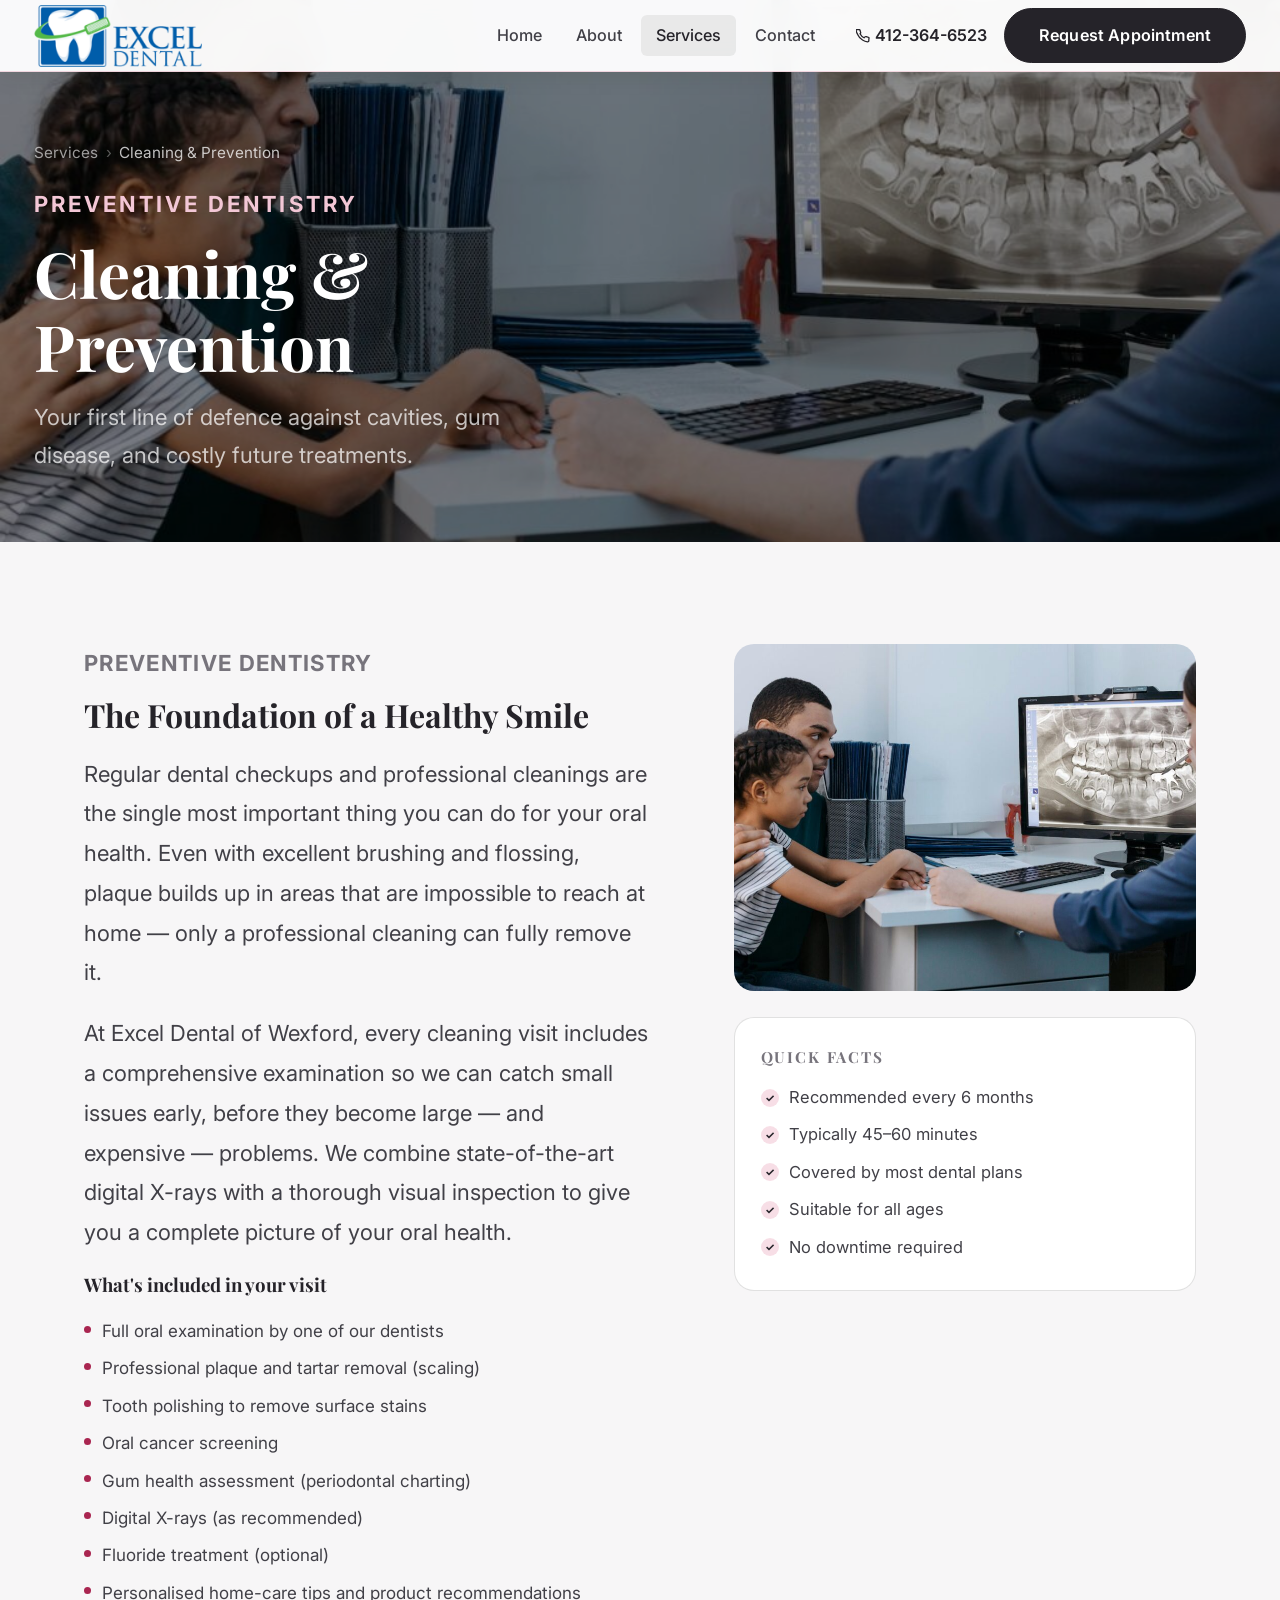
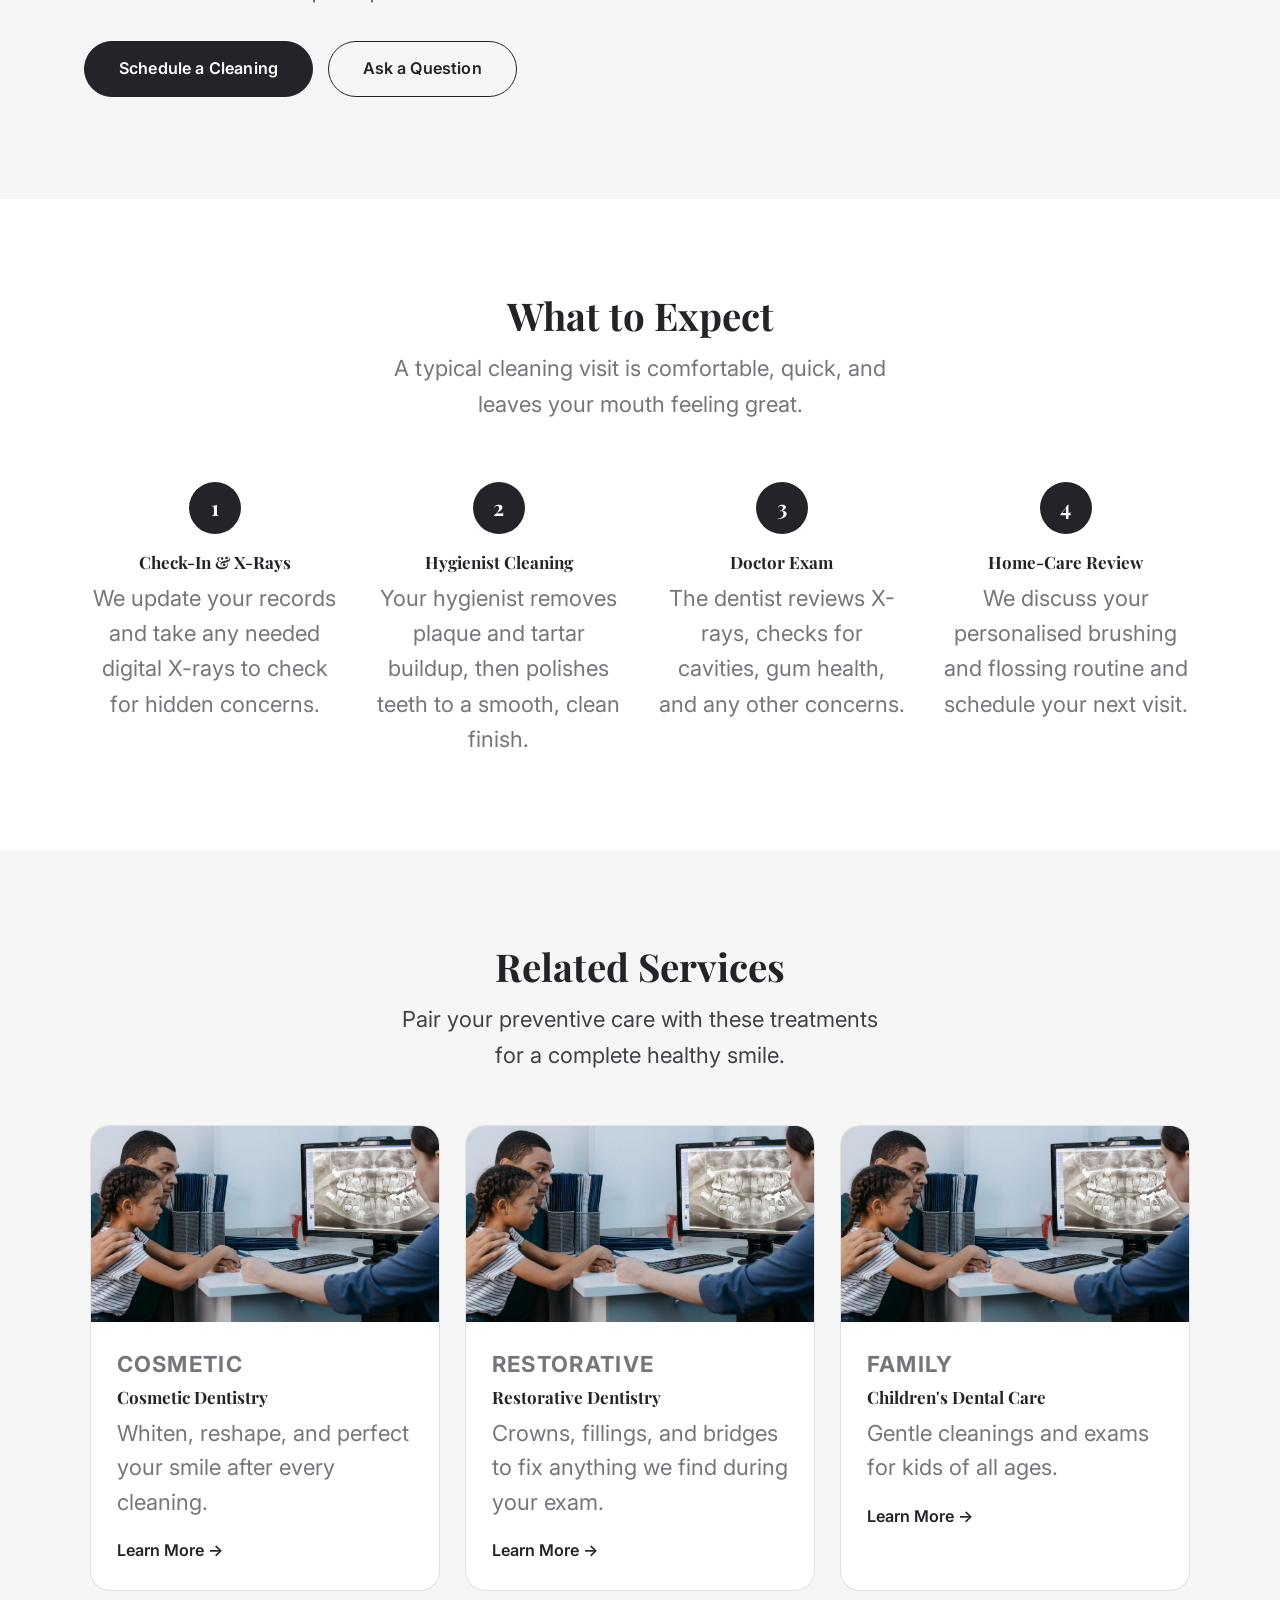
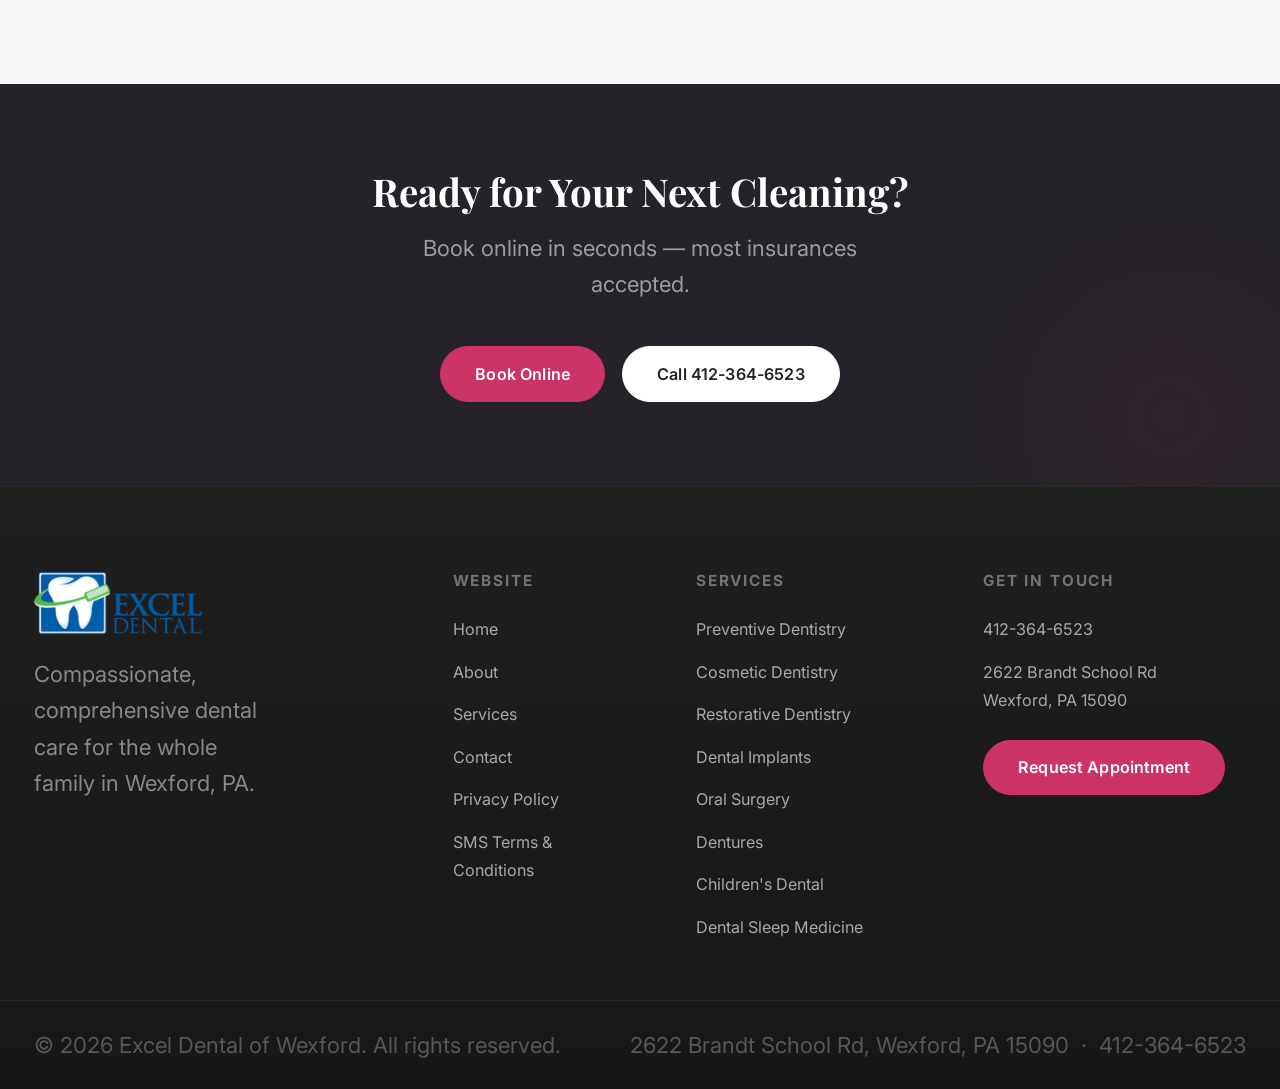
<file: cleaning-and-prevention.html>
<!DOCTYPE html>
<html lang="en">
<head>
  <meta charset="UTF-8" />
  <meta name="viewport" content="width=device-width, initial-scale=1.0" />
  <title>Cleaning &amp; Prevention | Excel Dental of Wexford</title>
  <meta name="description" content="Professional dental cleanings and comprehensive exams at Excel Dental of Wexford in Wexford, PA. Preventive care is the foundation of lifelong oral health." />
  <link rel="canonical" href="https://www.exceldentalwexford.com/cleaning-and-prevention.html" />
  <meta property="og:type" content="website" />
  <meta property="og:site_name" content="Excel Dental of Wexford" />
  <meta property="og:title" content="Cleaning &amp; Prevention | Excel Dental of Wexford" />
  <meta property="og:description" content="Professional dental cleanings and comprehensive exams at Excel Dental of Wexford in Wexford, PA. Preventive care is the foundation of lifelong oral health." />
  <meta property="og:url" content="https://www.exceldentalwexford.com/cleaning-and-prevention.html" />
  <meta property="og:image" content="https://www.exceldentalwexford.com/assets/images/excel-dental-wexford-logo.png" />
  <meta name="twitter:card" content="summary_large_image" />
  <meta name="twitter:title" content="Cleaning &amp; Prevention | Excel Dental of Wexford" />
  <meta name="twitter:description" content="Professional dental cleanings and comprehensive exams at Excel Dental of Wexford in Wexford, PA. Preventive care is the foundation of lifelong oral health." />
  <meta name="twitter:image" content="https://www.exceldentalwexford.com/assets/images/excel-dental-wexford-logo.png" />
  <link rel="preconnect" href="https://fonts.googleapis.com" />
  <link rel="preconnect" href="https://fonts.gstatic.com" crossorigin />
  <link href="https://fonts.googleapis.com/css2?family=Playfair+Display:ital,wght@0,400;0,600;0,700;1,400;1,600&family=Inter:wght@300;400;500;600;700&display=swap" rel="stylesheet" />
  <link rel="stylesheet" href="css/style.css" />
  <script type="application/ld+json">
  {
    "@context": "https://schema.org",
    "@type": "MedicalProcedure",
    "name": "Dental Cleaning & Prevention",
    "description": "Professional dental cleanings and comprehensive exams at Excel Dental of Wexford in Wexford, PA. Preventive care is the foundation of lifelong oral health.",
    "url": "https://www.exceldentalwexford.com/cleaning-and-prevention.html",
    "procedureType": "https://health-lifesci.schema.org/NoninvasiveProcedure",
    "performer": {
      "@type": "Dentist",
      "name": "Excel Dental of Wexford",
      "url": "https://www.exceldentalwexford.com/"
    }
  }
  </script>
  <link rel="icon" href="/favicon.ico" sizes="any" />
  <script type="application/ld+json">
  {
    "@context": "https://schema.org",
    "@type": "BreadcrumbList",
    "itemListElement": [
      { "@type": "ListItem", "position": 1, "name": "Home", "item": "https://www.exceldentalwexford.com/" },
      { "@type": "ListItem", "position": 2, "name": "Services", "item": "https://www.exceldentalwexford.com/services.html" },
      { "@type": "ListItem", "position": 3, "name": "Cleaning & Prevention", "item": "https://www.exceldentalwexford.com/cleaning-and-prevention.html" }
    ]
  }
  </script>
</head>
<body>

  <!-- NAV -->
  <header class="navbar" id="navbar">
    <div class="nav-inner">
      <a href="index.html" class="nav-logo" aria-label="Excel Dental of Wexford — home">
        <div class="nav-logo-icon"><svg viewBox="-32 0 512 512" xmlns="http://www.w3.org/2000/svg" aria-hidden="true" style="fill:#fff;"><path d="M443.98 96.25c-11.01-45.22-47.11-82.06-92.01-93.72-32.19-8.36-63 5.1-89.14 24.33-3.25 2.39-6.96 3.73-10.5 5.48l28.32 18.21c7.42 4.77 9.58 14.67 4.8 22.11-4.46 6.95-14.27 9.86-22.11 4.8L162.83 12.84c-20.7-10.85-43.38-16.4-66.81-10.31-44.9 11.67-81 48.5-92.01 93.72-10.13 41.62-.42 80.81 21.5 110.43 23.36 31.57 32.68 68.66 36.29 107.35 4.4 47.16 10.33 94.16 20.94 140.32l7.8 33.95c3.19 13.87 15.49 23.7 29.67 23.7 13.97 0 26.15-9.55 29.54-23.16l34.47-138.42c4.56-18.32 20.96-31.16 39.76-31.16s35.2 12.85 39.76 31.16l34.47 138.42c3.39 13.61 15.57 23.16 29.54 23.16 14.18 0 26.48-9.83 29.67-23.7l7.8-33.95c10.61-46.15 16.53-93.16 20.94-140.32 3.61-38.7 12.93-75.78 36.29-107.35 21.95-29.61 31.66-68.8 21.53-110.43z"/></svg></div>
        <div class="nav-logo-text"><span class="name">Excel Dental of Wexford</span><span class="tagline">Wexford, PA</span></div>
      </a>
      <nav class="nav-menu" aria-label="Primary navigation">
        <a href="index.html">Home</a><a href="about.html">About</a><a href="services.html" class="active">Services</a><a href="contact.html">Contact</a>
      </nav>
      <div class="nav-actions">
        <a href="tel:4123646523" class="nav-phone"><svg width="14" height="14" viewBox="0 0 24 24" fill="none" stroke="currentColor" stroke-width="2.2" stroke-linecap="round" stroke-linejoin="round" aria-hidden="true"><path d="M22 16.92v3a2 2 0 01-2.18 2 19.79 19.79 0 01-8.63-3.07A19.5 19.5 0 013.06 9.81a19.79 19.79 0 01-3.07-8.67A2 2 0 012.18 1h3a2 2 0 012 1.72c.127.96.361 1.903.7 2.81a2 2 0 01-.45 2.11L6.91 8.16a16 16 0 006.93 6.93l1.52-1.52a2 2 0 012.11-.45c.907.339 1.85.573 2.81.7A2 2 0 0122 16.92z"/></svg>412-364-6523</a>
        <a href="https://appt.link/meet-with-excel-dental-wexford-CfDi1af0/in-person-meeting" target="_blank" rel="noopener" class="btn btn-dark">Request Appointment</a>
      </div>
      <button class="nav-hamburger" id="navHamburger" aria-label="Toggle menu" aria-expanded="false"><span></span><span></span><span></span></button>
    </div>
    <nav class="nav-mobile" aria-label="Mobile navigation">
      <a href="index.html">Home</a><a href="about.html">About</a><a href="services.html">Services</a><a href="contact.html">Contact</a>
      <div class="nav-mobile-cta">
        <a href="tel:4123646523" class="btn btn-outline">📞 412-364-6523</a>
        <a href="https://appt.link/meet-with-excel-dental-wexford-CfDi1af0/in-person-meeting" target="_blank" rel="noopener" class="btn btn-dark">Request Appointment</a>
      </div>
    </nav>
  </header>

  <!-- HERO -->
  <section class="srv-page-hero" aria-labelledby="srv-heading">
    <div class="srv-page-hero-bg" style="background-image:url('assets/images/wexford-home-photo.jpg');"></div>
    <div class="srv-page-hero-body">
      <div class="breadcrumb"><a href="services.html">Services</a><span>›</span><span style="color:rgba(255,255,255,.75);">Cleaning &amp; Prevention</span></div>
      <p class="stag">Preventive Dentistry</p>
      <h1 id="srv-heading">Cleaning &amp;<br>Prevention</h1>
      <p class="hero-sub">Your first line of defence against cavities, gum disease, and costly future treatments.</p>
    </div>
  </section>

  <!-- BODY -->
  <div class="srv-page-body">
    <div class="srv-page-content fade-up">
      <p class="stag">Preventive Dentistry</p>
      <h2>The Foundation of a Healthy Smile</h2>
      <p>Regular dental checkups and professional cleanings are the single most important thing you can do for your oral health. Even with excellent brushing and flossing, plaque builds up in areas that are impossible to reach at home — only a professional cleaning can fully remove it.</p>
      <p>At Excel Dental of Wexford, every cleaning visit includes a comprehensive examination so we can catch small issues early, before they become large — and expensive — problems. We combine state-of-the-art digital X-rays with a thorough visual inspection to give you a complete picture of your oral health.</p>
      <h3 style="font-size:1.1rem;margin-bottom:.75rem;margin-top:.25rem;">What's included in your visit</h3>
      <ul>
        <li>Full oral examination by one of our dentists</li>
        <li>Professional plaque and tartar removal (scaling)</li>
        <li>Tooth polishing to remove surface stains</li>
        <li>Oral cancer screening</li>
        <li>Gum health assessment (periodontal charting)</li>
        <li>Digital X-rays (as recommended)</li>
        <li>Fluoride treatment (optional)</li>
        <li>Personalised home-care tips and product recommendations</li>
      </ul>
      <div class="srv-page-actions">
        <a href="https://appt.link/meet-with-excel-dental-wexford-CfDi1af0/in-person-meeting" target="_blank" rel="noopener" class="btn btn-dark">Schedule a Cleaning</a>
        <a href="contact.html" class="btn btn-outline">Ask a Question</a>
      </div>
    </div>
    <aside class="srv-page-sidebar">
      <div class="srv-sidebar-img fade-up">
        <img src="assets/images/wexford-home-photo.jpg" alt="Dental hygienist performing a professional cleaning" loading="lazy" />
      </div>
      <div class="srv-info-card fade-up">
        <h4>Quick Facts</h4>
        <ul>
          <li>Recommended every 6 months</li>
          <li>Typically 45–60 minutes</li>
          <li>Covered by most dental plans</li>
          <li>Suitable for all ages</li>
          <li>No downtime required</li>
        </ul>
      </div>
    </aside>
  </div>

  <!-- PROCESS -->
  <section class="process-section" aria-labelledby="process-heading">
    <div class="section-header fade-up">
      <h2 id="process-heading">What to Expect</h2>
      <p>A typical cleaning visit is comfortable, quick, and leaves your mouth feeling great.</p>
    </div>
    <div class="process-steps">
      <div class="process-step fade-up">
        <div class="step-num">1</div>
        <h3>Check-In &amp; X-Rays</h3>
        <p>We update your records and take any needed digital X-rays to check for hidden concerns.</p>
      </div>
      <div class="process-step fade-up">
        <div class="step-num">2</div>
        <h3>Hygienist Cleaning</h3>
        <p>Your hygienist removes plaque and tartar buildup, then polishes teeth to a smooth, clean finish.</p>
      </div>
      <div class="process-step fade-up">
        <div class="step-num">3</div>
        <h3>Doctor Exam</h3>
        <p>The dentist reviews X-rays, checks for cavities, gum health, and any other concerns.</p>
      </div>
      <div class="process-step fade-up">
        <div class="step-num">4</div>
        <h3>Home-Care Review</h3>
        <p>We discuss your personalised brushing and flossing routine and schedule your next visit.</p>
      </div>
    </div>
  </section>

  <!-- RELATED -->
  <section class="related-section" aria-labelledby="related-heading">
    <div class="section-header fade-up">
      <h2 id="related-heading">Related Services</h2>
      <p>Pair your preventive care with these treatments for a complete healthy smile.</p>
    </div>
    <div class="related-grid">
      <a href="cosmetic-dentistry.html" class="related-card">
        <div class="related-card-img"><img src="assets/images/wexford-home-photo.jpg" alt="Cosmetic Dentistry" loading="lazy" /></div>
        <div class="related-card-body"><p class="stag">Cosmetic</p><h3>Cosmetic Dentistry</h3><p>Whiten, reshape, and perfect your smile after every cleaning.</p><span class="related-card-link">Learn More →</span></div>
      </a>
      <a href="restorative-dentistry.html" class="related-card">
        <div class="related-card-img"><img src="assets/images/wexford-home-photo.jpg" alt="Restorative Dentistry" loading="lazy" /></div>
        <div class="related-card-body"><p class="stag">Restorative</p><h3>Restorative Dentistry</h3><p>Crowns, fillings, and bridges to fix anything we find during your exam.</p><span class="related-card-link">Learn More →</span></div>
      </a>
      <a href="pediatric-dentistry.html" class="related-card">
        <div class="related-card-img"><img src="assets/images/wexford-home-photo.jpg" alt="Children's Dental Care" loading="lazy" /></div>
        <div class="related-card-body"><p class="stag">Family</p><h3>Children's Dental Care</h3><p>Gentle cleanings and exams for kids of all ages.</p><span class="related-card-link">Learn More →</span></div>
      </a>
    </div>
  </section>

  <!-- CTA -->
  <section class="cta-banner"><h2 class="fade-up">Ready for Your Next Cleaning?</h2><p class="fade-up">Book online in seconds — most insurances accepted.</p><div class="cta-actions fade-up"><a href="https://appt.link/meet-with-excel-dental-wexford-CfDi1af0/in-person-meeting" target="_blank" rel="noopener" class="btn btn-accent">Book Online</a><a href="tel:4123646523" class="btn btn-light">Call 412-364-6523</a></div></section>

  <!-- FOOTER -->
  <footer class="footer">
    <div class="footer-main">
      <div class="footer-brand"><div class="f-logo"><div class="f-logo-icon"><svg viewBox="-32 0 512 512" xmlns="http://www.w3.org/2000/svg" aria-hidden="true" style="fill:#2a2a2a;"><path d="M443.98 96.25c-11.01-45.22-47.11-82.06-92.01-93.72-32.19-8.36-63 5.1-89.14 24.33-3.25 2.39-6.96 3.73-10.5 5.48l28.32 18.21c7.42 4.77 9.58 14.67 4.8 22.11-4.46 6.95-14.27 9.86-22.11 4.8L162.83 12.84c-20.7-10.85-43.38-16.4-66.81-10.31-44.9 11.67-81 48.5-92.01 93.72-10.13 41.62-.42 80.81 21.5 110.43 23.36 31.57 32.68 68.66 36.29 107.35 4.4 47.16 10.33 94.16 20.94 140.32l7.8 33.95c3.19 13.87 15.49 23.7 29.67 23.7 13.97 0 26.15-9.55 29.54-23.16l34.47-138.42c4.56-18.32 20.96-31.16 39.76-31.16s35.2 12.85 39.76 31.16l34.47 138.42c3.39 13.61 15.57 23.16 29.54 23.16 14.18 0 26.48-9.83 29.67-23.7l7.8-33.95c10.61-46.15 16.53-93.16 20.94-140.32 3.61-38.7 12.93-75.78 36.29-107.35 21.95-29.61 31.66-68.8 21.53-110.43z"/></svg></div><div class="f-logo-text"><span class="name">Excel Dental</span><span class="care">Care</span></div></div><p>Compassionate, comprehensive dental care for the whole family in Wexford, PA.</p></div>
      <div class="footer-col"><h4>Website</h4><ul><li><a href="index.html">Home</a></li><li><a href="about.html">About</a></li><li><a href="services.html">Services</a></li><li><a href="contact.html">Contact</a></li></ul></div>
      <div class="footer-col"><h4>Services</h4><ul><li><a href="cleaning-and-prevention.html">Preventive Dentistry</a></li><li><a href="cosmetic-dentistry.html">Cosmetic Dentistry</a></li><li><a href="restorative-dentistry.html">Restorative Dentistry</a></li><li><a href="dental-implants.html">Dental Implants</a></li><li><a href="oral-surgery.html">Oral Surgery</a></li><li><a href="dentures.html">Dentures</a></li><li><a href="pediatric-dentistry.html">Children's Dental</a></li></ul></div>
      <div class="footer-col"><h4>Get In Touch</h4><ul><li><a href="tel:4123646523">412-364-6523</a></li><li><a href="https://maps.app.goo.gl/ELgBJtn3nYdZm5mt8" target="_blank" rel="noopener">2622 Brandt School Rd<br>Wexford, PA 15090</a></li></ul><a href="https://appt.link/meet-with-excel-dental-wexford-CfDi1af0/in-person-meeting" target="_blank" rel="noopener" class="btn btn-accent footer-appt-btn">Request Appointment</a></div>
    </div>
    <div class="footer-bottom"><p>&copy; <span id="year"></span> Excel Dental of Wexford. All rights reserved.</p><p>2622 Brandt School Rd, Wexford, PA 15090 &nbsp;·&nbsp; 412-364-6523</p></div>
  </footer>
  <script src="js/main.js"></script>
</body>
</html>
</file>
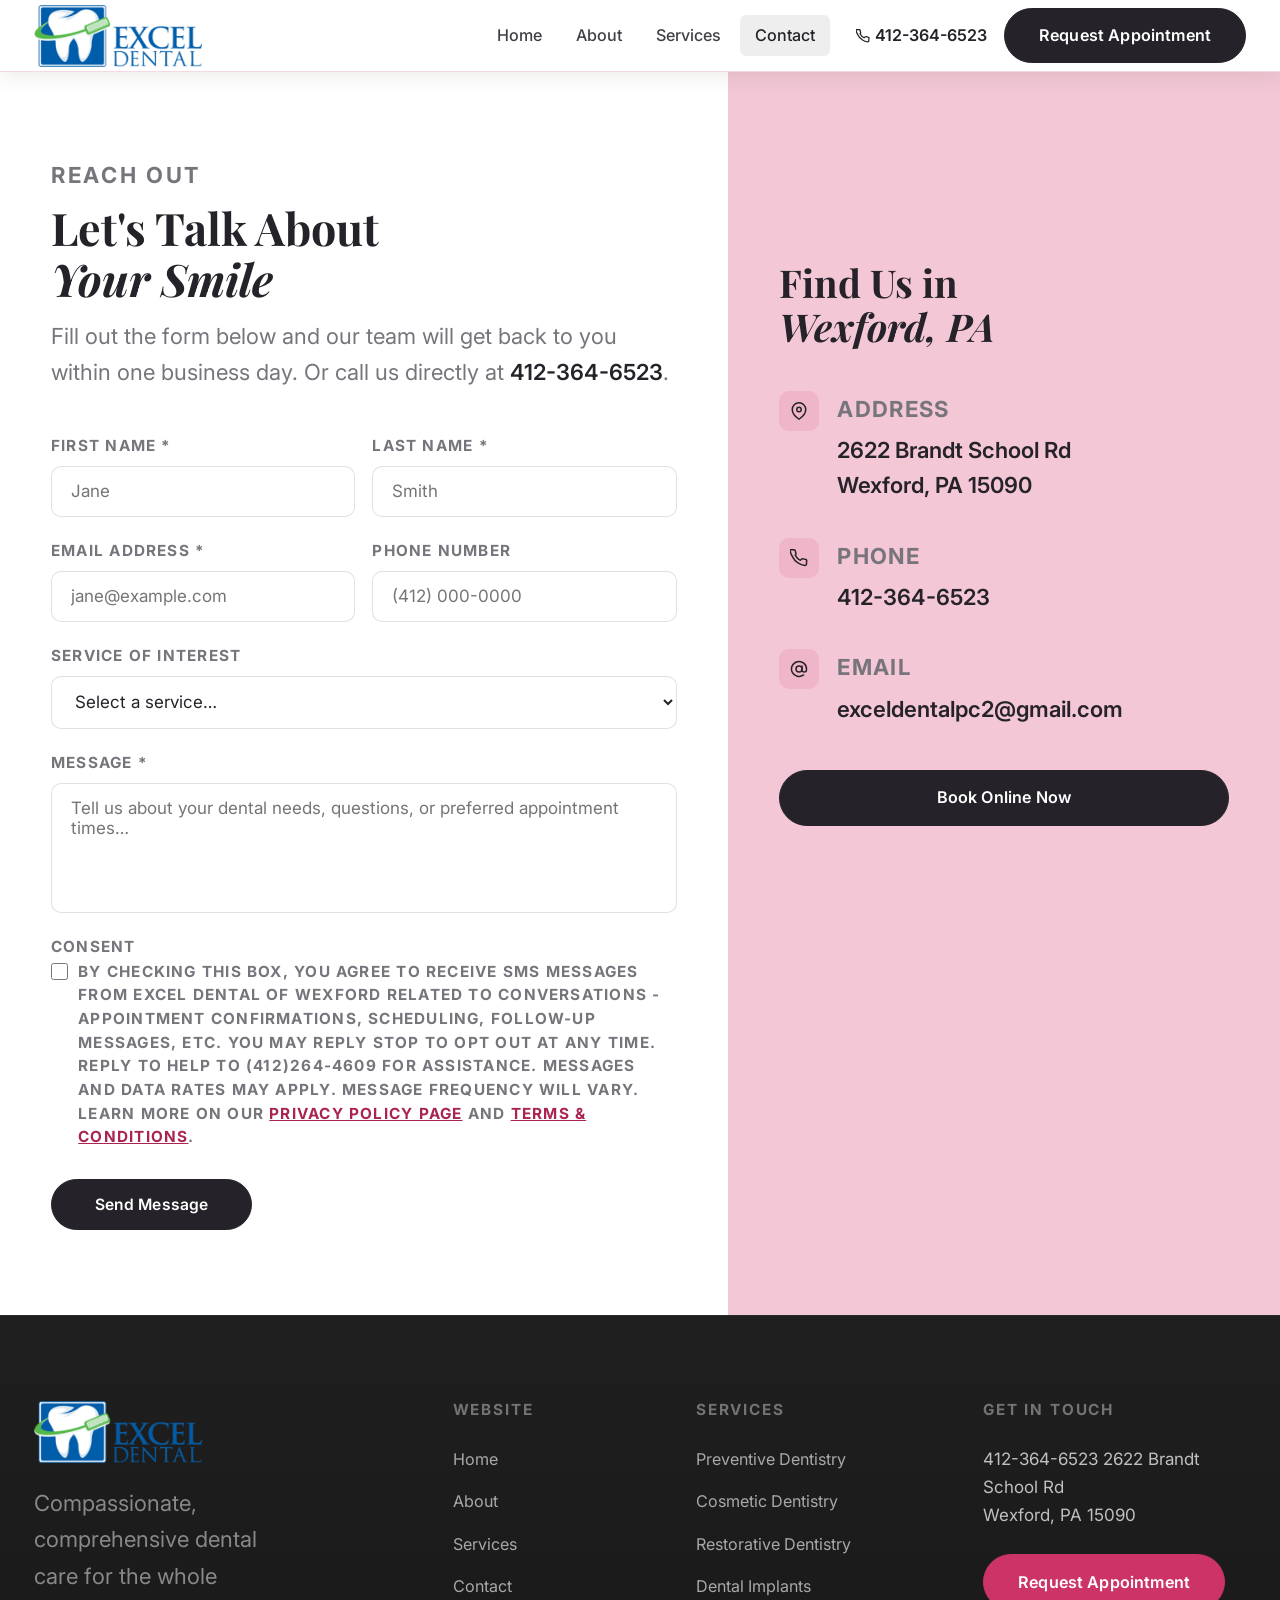
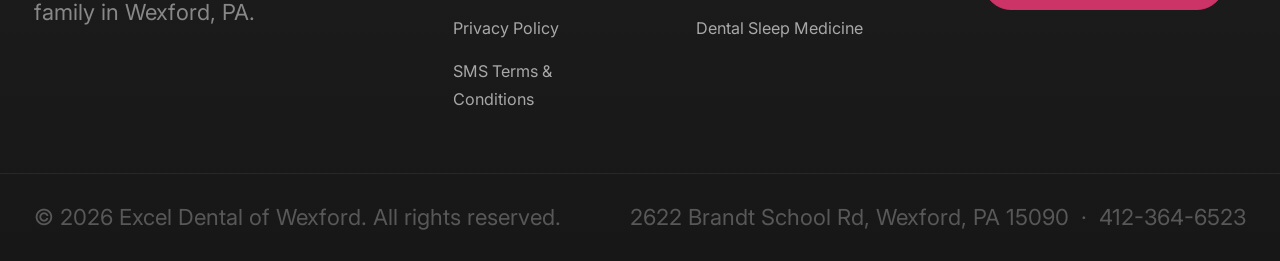
<file: contact.html>
<!DOCTYPE html>
<html lang="en">
<head>
  <meta charset="UTF-8" />
  <meta name="viewport" content="width=device-width, initial-scale=1.0" />
  <title>Contact Us | Excel Dental of Wexford</title>
  <meta name="description" content="Contact Excel Dental of Wexford — schedule an appointment, get directions, or send us a message. Located at 2622 Brandt School Rd, Wexford, PA 15090. Call 412-364-6523." />
  <link rel="canonical" href="https://www.exceldentalwexford.com/contact.html" />
  <meta property="og:type" content="website" />
  <meta property="og:site_name" content="Excel Dental of Wexford" />
  <meta property="og:title" content="Contact Us | Excel Dental of Wexford" />
  <meta property="og:description" content="Contact Excel Dental of Wexford — schedule an appointment, get directions, or send us a message. Located at 2622 Brandt School Rd, Wexford, PA 15090. Call 412-364-6523." />
  <meta property="og:url" content="https://www.exceldentalwexford.com/contact.html" />
  <meta property="og:image" content="https://www.exceldentalwexford.com/assets/images/excel-dental-wexford-logo.png" />
  <meta name="twitter:card" content="summary_large_image" />
  <meta name="twitter:title" content="Contact Us | Excel Dental of Wexford" />
  <meta name="twitter:description" content="Contact Excel Dental of Wexford — schedule an appointment, get directions, or send us a message. Located at 2622 Brandt School Rd, Wexford, PA 15090. Call 412-364-6523." />
  <meta name="twitter:image" content="https://www.exceldentalwexford.com/assets/images/excel-dental-wexford-logo.png" />
  <link rel="preconnect" href="https://fonts.googleapis.com" />
  <link rel="preconnect" href="https://fonts.gstatic.com" crossorigin />
  <link href="https://fonts.googleapis.com/css2?family=Playfair+Display:ital,wght@0,400;0,600;0,700;1,400;1,600&family=Inter:wght@300;400;500;600;700&display=swap" rel="stylesheet" />
  <link rel="stylesheet" href="css/style.css" />
  <link rel="icon" href="/favicon.ico" sizes="any" />
  <script type="application/ld+json">
  {
    "@context": "https://schema.org",
    "@type": "Dentist",
    "name": "Excel Dental of Wexford",
    "url": "https://www.exceldentalwexford.com/",
    "telephone": "+14123646523",
    "email": "exceldentalpc2@gmail.com",
    "address": {
      "@type": "PostalAddress",
      "streetAddress": "2622 Brandt School Rd",
      "addressLocality": "Wexford",
      "addressRegion": "PA",
      "postalCode": "15090",
      "addressCountry": "US"
    },
    "hasMap": "https://maps.google.com/?q=2622+Brandt+School+Rd+Wexford+PA+15090"
  }
  </script>
</head>
<body>

  <!-- ===== NAVBAR ===== -->
  <header class="navbar" id="navbar">
    <div class="nav-inner">
      <a href="index.html" class="nav-logo" aria-label="Excel Dental of Wexford — home">
        <div class="nav-logo-icon">
          <svg viewBox="-32 0 512 512" xmlns="http://www.w3.org/2000/svg" aria-hidden="true" style="fill:#fff;">
            <path d="M443.98 96.25c-11.01-45.22-47.11-82.06-92.01-93.72-32.19-8.36-63 5.1-89.14 24.33-3.25 2.39-6.96 3.73-10.5 5.48l28.32 18.21c7.42 4.77 9.58 14.67 4.8 22.11-4.46 6.95-14.27 9.86-22.11 4.8L162.83 12.84c-20.7-10.85-43.38-16.4-66.81-10.31-44.9 11.67-81 48.5-92.01 93.72-10.13 41.62-.42 80.81 21.5 110.43 23.36 31.57 32.68 68.66 36.29 107.35 4.4 47.16 10.33 94.16 20.94 140.32l7.8 33.95c3.19 13.87 15.49 23.7 29.67 23.7 13.97 0 26.15-9.55 29.54-23.16l34.47-138.42c4.56-18.32 20.96-31.16 39.76-31.16s35.2 12.85 39.76 31.16l34.47 138.42c3.39 13.61 15.57 23.16 29.54 23.16 14.18 0 26.48-9.83 29.67-23.7l7.8-33.95c10.61-46.15 16.53-93.16 20.94-140.32 3.61-38.7 12.93-75.78 36.29-107.35 21.95-29.61 31.66-68.8 21.53-110.43z"/>
          </svg>
        </div>
        <div class="nav-logo-text">
          <span class="name">Excel Dental of Wexford</span>
          <span class="tagline">Wexford, PA</span>
        </div>
      </a>
      <nav class="nav-menu" aria-label="Primary navigation">
        <a href="index.html">Home</a>
        <a href="about.html">About</a>
        <a href="services.html">Services</a>
        <a href="contact.html" class="active">Contact</a>
      </nav>
      <div class="nav-actions">
        <a href="tel:4123646523" class="nav-phone">
          <svg width="14" height="14" viewBox="0 0 24 24" fill="none" stroke="currentColor" stroke-width="2.2" stroke-linecap="round" stroke-linejoin="round" aria-hidden="true"><path d="M22 16.92v3a2 2 0 01-2.18 2 19.79 19.79 0 01-8.63-3.07A19.5 19.5 0 013.06 9.81a19.79 19.79 0 01-3.07-8.67A2 2 0 012.18 1h3a2 2 0 012 1.72c.127.96.361 1.903.7 2.81a2 2 0 01-.45 2.11L6.91 8.16a16 16 0 006.93 6.93l1.52-1.52a2 2 0 012.11-.45c.907.339 1.85.573 2.81.7A2 2 0 0122 16.92z"/></svg>
          412-364-6523
        </a>
        <a href="https://appt.link/meet-with-excel-dental-wexford-CfDi1af0/in-person-meeting" target="_blank" rel="noopener" class="btn btn-dark">Request Appointment</a>
      </div>
      <button class="nav-hamburger" id="navHamburger" aria-label="Toggle menu" aria-expanded="false">
        <span></span><span></span><span></span>
      </button>
    </div>
    <nav class="nav-mobile" aria-label="Mobile navigation">
      <a href="index.html">Home</a>
      <a href="about.html">About</a>
      <a href="services.html">Services</a>
      <a href="contact.html">Contact</a>
      <div class="nav-mobile-cta">
        <a href="tel:4123646523" class="btn btn-outline">📞 412-364-6523</a>
        <a href="https://appt.link/meet-with-excel-dental-wexford-CfDi1af0/in-person-meeting" target="_blank" rel="noopener" class="btn btn-dark">Request Appointment</a>
      </div>
    </nav>
  </header>

  <!-- ===== CONTACT LAYOUT ===== -->
  <main class="contact-layout" style="padding-top:72px;">

    <!-- Left: Form -->
    <section class="contact-form-side" aria-labelledby="contact-heading">
      <p class="tag" style="font-size:.72rem;font-weight:700;text-transform:uppercase;letter-spacing:.12em;color:var(--muted);margin-bottom:.5rem;">Reach Out</p>
      <h1 id="contact-heading">Let's Talk About<br><em>Your Smile</em></h1>
      <p class="sub">Fill out the form below and our team will get back to you within one business day. Or call us directly at <a href="tel:4123646523" style="font-weight:600;color:var(--dark);">412-364-6523</a>.</p>

      <form class="contact-form" id="contactForm" action="https://formsubmit.co/exceldentalpc2@gmail.com" method="POST" novalidate>

        <input type="hidden" name="_subject" value="New Contact Form Message - Excel Dental of Wexford" />
        <input type="hidden" name="_captcha" value="false" />
        <input type="hidden" name="_template" value="table" />
        <input type="text" name="_honey" tabindex="-1" autocomplete="off" style="position:absolute;left:-9999px;opacity:0;pointer-events:none;" aria-hidden="true" />

        <div class="form-row">
          <div class="form-group">
            <label for="firstName">First Name <span aria-hidden="true">*</span></label>
            <input type="text" id="firstName" name="firstName" placeholder="Jane" required autocomplete="given-name" />
          </div>
          <div class="form-group">
            <label for="lastName">Last Name <span aria-hidden="true">*</span></label>
            <input type="text" id="lastName" name="lastName" placeholder="Smith" required autocomplete="family-name" />
          </div>
        </div>

        <div class="form-row">
          <div class="form-group">
            <label for="email">Email Address <span aria-hidden="true">*</span></label>
            <input type="email" id="email" name="email" placeholder="jane@example.com" required autocomplete="email" />
          </div>
          <div class="form-group">
            <label for="phone">Phone Number</label>
            <input type="tel" id="phone" name="phone" placeholder="(412) 000-0000" autocomplete="tel" />
          </div>
        </div>

        <div class="form-group">
          <label for="service">Service of Interest</label>
          <select id="service" name="service">
            <option value="" disabled selected>Select a service…</option>
            <option value="cleaning">Checkup &amp; Cleaning</option>
            <option value="cosmetic">Cosmetic Dentistry</option>
            <option value="restorative">Restorative Dentistry</option>
            <option value="implants">Dental Implants</option>
              <option value="sleep">Dental Sleep Medicine</option>
            <option value="oral-surgery">Oral Surgery</option>
            <option value="dentures">Dentures</option>
            <option value="children">Children's Dental Care</option>
            <option value="emergency">Emergency Care</option>
            <option value="other">Other / General Inquiry</option>
          </select>
        </div>

        <div class="form-group">
          <label for="message">Message <span aria-hidden="true">*</span></label>
          <textarea
            id="message"
            name="message"
            placeholder="Tell us about your dental needs, questions, or preferred appointment times…"
            required
            aria-required="true"
          ></textarea>
        </div>

        <fieldset class="sms-consent form-group">
          <legend>Consent</legend>
          <label class="sms-consent-label" for="smsConsent">
            <input type="checkbox" id="smsConsent" name="smsConsent" value="Yes" />
            <span>By checking this box, you agree to receive SMS messages from EXCEL DENTAL OF WEXFORD related to conversations - Appointment confirmations, scheduling, follow-up messages, etc. You may reply STOP to opt out at any time. Reply to HELP to (412)264-4609 for assistance. Messages and data rates may apply. Message frequency will vary. Learn more on our <a href="wexford-privacy-policy.html">privacy policy page</a> and <a href="wexford-sms-terms.html">Terms &amp; Conditions</a>.</span>
          </label>
        </fieldset>

        <div class="form-submit">
          <button type="submit" class="btn btn-dark" style="padding:.9rem 2.5rem;font-size:.92rem;">Send Message</button>
        </div>

      </form>
    </section>

    <!-- Right: Info + Map -->
    <aside class="contact-info-side" aria-label="Practice location and contact details">
      <h2>Find Us in<br><em>Wexford, PA</em></h2>

      <div class="info-blocks">

        <div class="info-block">
          <div class="info-icon" aria-hidden="true">
            <svg viewBox="0 0 24 24" fill="none" stroke="currentColor" stroke-width="2" stroke-linecap="round" stroke-linejoin="round" style="width:18px;height:18px;"><path d="M21 10c0 7-9 13-9 13S3 17 3 10a9 9 0 0118 0z"/><circle cx="12" cy="10" r="3"/></svg>
          </div>
          <div>
            <p class="info-label">Address</p>
            <p class="info-value">
              <a href="https://maps.app.goo.gl/ELgBJtn3nYdZm5mt8" target="_blank" rel="noopener">
                2622 Brandt School Rd<br>Wexford, PA 15090
              </a>
            </p>
          </div>
        </div>

        <div class="info-block">
          <div class="info-icon" aria-hidden="true">
            <svg viewBox="0 0 24 24" fill="none" stroke="currentColor" stroke-width="2" stroke-linecap="round" stroke-linejoin="round" style="width:18px;height:18px;"><path d="M22 16.92v3a2 2 0 01-2.18 2 19.79 19.79 0 01-8.63-3.07A19.5 19.5 0 013.06 9.81a19.79 19.79 0 01-3.07-8.67A2 2 0 012.18 1h3a2 2 0 012 1.72c.127.96.361 1.903.7 2.81a2 2 0 01-.45 2.11L6.91 8.16a16 16 0 006.93 6.93l1.52-1.52a2 2 0 012.11-.45c.907.339 1.85.573 2.81.7A2 2 0 0122 16.92z"/></svg>
          </div>
          <div>
            <p class="info-label">Phone</p>
            <p class="info-value"><a href="tel:4123646523">412-364-6523</a></p>
          </div>
        </div>

        <div class="info-block">
          <div class="info-icon" aria-hidden="true">
            <svg viewBox="0 0 24 24" fill="none" stroke="currentColor" stroke-width="2" stroke-linecap="round" stroke-linejoin="round" style="width:18px;height:18px;"><circle cx="12" cy="12" r="4"/><path d="M16 8v5a3 3 0 006 0v-1a10 10 0 10-3.92 7.94"/></svg>
          </div>
          <div>
            <p class="info-label">Email</p>
            <p class="info-value"><a href="mailto:exceldentalpc2@gmail.com">exceldentalpc2@gmail.com</a></p>
          </div>
        </div>

      </div><!-- /info-blocks -->

      <a href="https://appt.link/meet-with-excel-dental-wexford-CfDi1af0/in-person-meeting" target="_blank" rel="noopener" class="btn btn-dark">Book Online Now</a>

      <div class="contact-map">
        <iframe
          src="https://maps.google.com/maps?q=2622+Brandt+School+Rd+Wexford+PA+15090&z=15&output=embed"
          loading="lazy"
          title="Excel Dental of Wexford location map"
          allowfullscreen>
        </iframe>
      </div>
    </aside>

  </main>

  <!-- ===== FOOTER ===== -->
  <footer class="footer">
    <div class="footer-main">
      <div class="footer-brand">
        <div class="f-logo">
          <div class="f-logo-icon">
            <svg viewBox="-32 0 512 512" xmlns="http://www.w3.org/2000/svg" aria-hidden="true" style="fill:#2a2a2a;">
              <path d="M443.98 96.25c-11.01-45.22-47.11-82.06-92.01-93.72-32.19-8.36-63 5.1-89.14 24.33-3.25 2.39-6.96 3.73-10.5 5.48l28.32 18.21c7.42 4.77 9.58 14.67 4.8 22.11-4.46 6.95-14.27 9.86-22.11 4.8L162.83 12.84c-20.7-10.85-43.38-16.4-66.81-10.31-44.9 11.67-81 48.5-92.01 93.72-10.13 41.62-.42 80.81 21.5 110.43 23.36 31.57 32.68 68.66 36.29 107.35 4.4 47.16 10.33 94.16 20.94 140.32l7.8 33.95c3.19 13.87 15.49 23.7 29.67 23.7 13.97 0 26.15-9.55 29.54-23.16l34.47-138.42c4.56-18.32 20.96-31.16 39.76-31.16s35.2 12.85 39.76 31.16l34.47 138.42c3.39 13.61 15.57 23.16 29.54 23.16 14.18 0 26.48-9.83 29.67-23.7l7.8-33.95c10.61-46.15 16.53-93.16 20.94-140.32 3.61-38.7 12.93-75.78 36.29-107.35 21.95-29.61 31.66-68.8 21.53-110.43z"/>
            </svg>
          </div>
          <div class="f-logo-text"><span class="name">Excel Dental</span><span class="care">Care</span></div>
        </div>
        <p>Compassionate, comprehensive dental care for the whole family in Wexford, PA.</p>
      </div>
      <div class="footer-col">
        <h4>Website</h4>
        <ul>
          <li><a href="index.html">Home</a></li>
          <li><a href="about.html">About</a></li>
          <li><a href="services.html">Services</a></li>
          <li><a href="contact.html">Contact</a></li>
        </ul>
      </div>
      <div class="footer-col">
        <h4>Services</h4>
        <ul>
          <li><a href="cleaning-and-prevention.html">Preventive Dentistry</a></li>
          <li><a href="cosmetic-dentistry.html">Cosmetic Dentistry</a></li>
          <li><a href="restorative-dentistry.html">Restorative Dentistry</a></li>
          <li><a href="dental-implants.html">Dental Implants</a></li>
        </ul>
      </div>
      <div class="footer-col">
        <h4>Get In Touch</h4>
        <div class="footer-contact-info">
          <a href="tel:4123646523">412-364-6523</a>
          <a href="https://maps.app.goo.gl/ELgBJtn3nYdZm5mt8" target="_blank" rel="noopener">2622 Brandt School Rd<br>Wexford, PA 15090</a>
        </div>
        <a href="https://appt.link/meet-with-excel-dental-wexford-CfDi1af0/in-person-meeting" target="_blank" rel="noopener" class="btn btn-accent footer-appt-btn">Request Appointment</a>
      </div>
    </div>
    <div class="footer-bottom">
      <p>&copy; <span id="year"></span> Excel Dental of Wexford. All rights reserved.</p>
      <p>2622 Brandt School Rd, Wexford, PA 15090 &nbsp;·&nbsp; 412-364-6523</p>
    </div>
  </footer>

  <script src="js/main.js"></script>
</body>
</html>
</file>
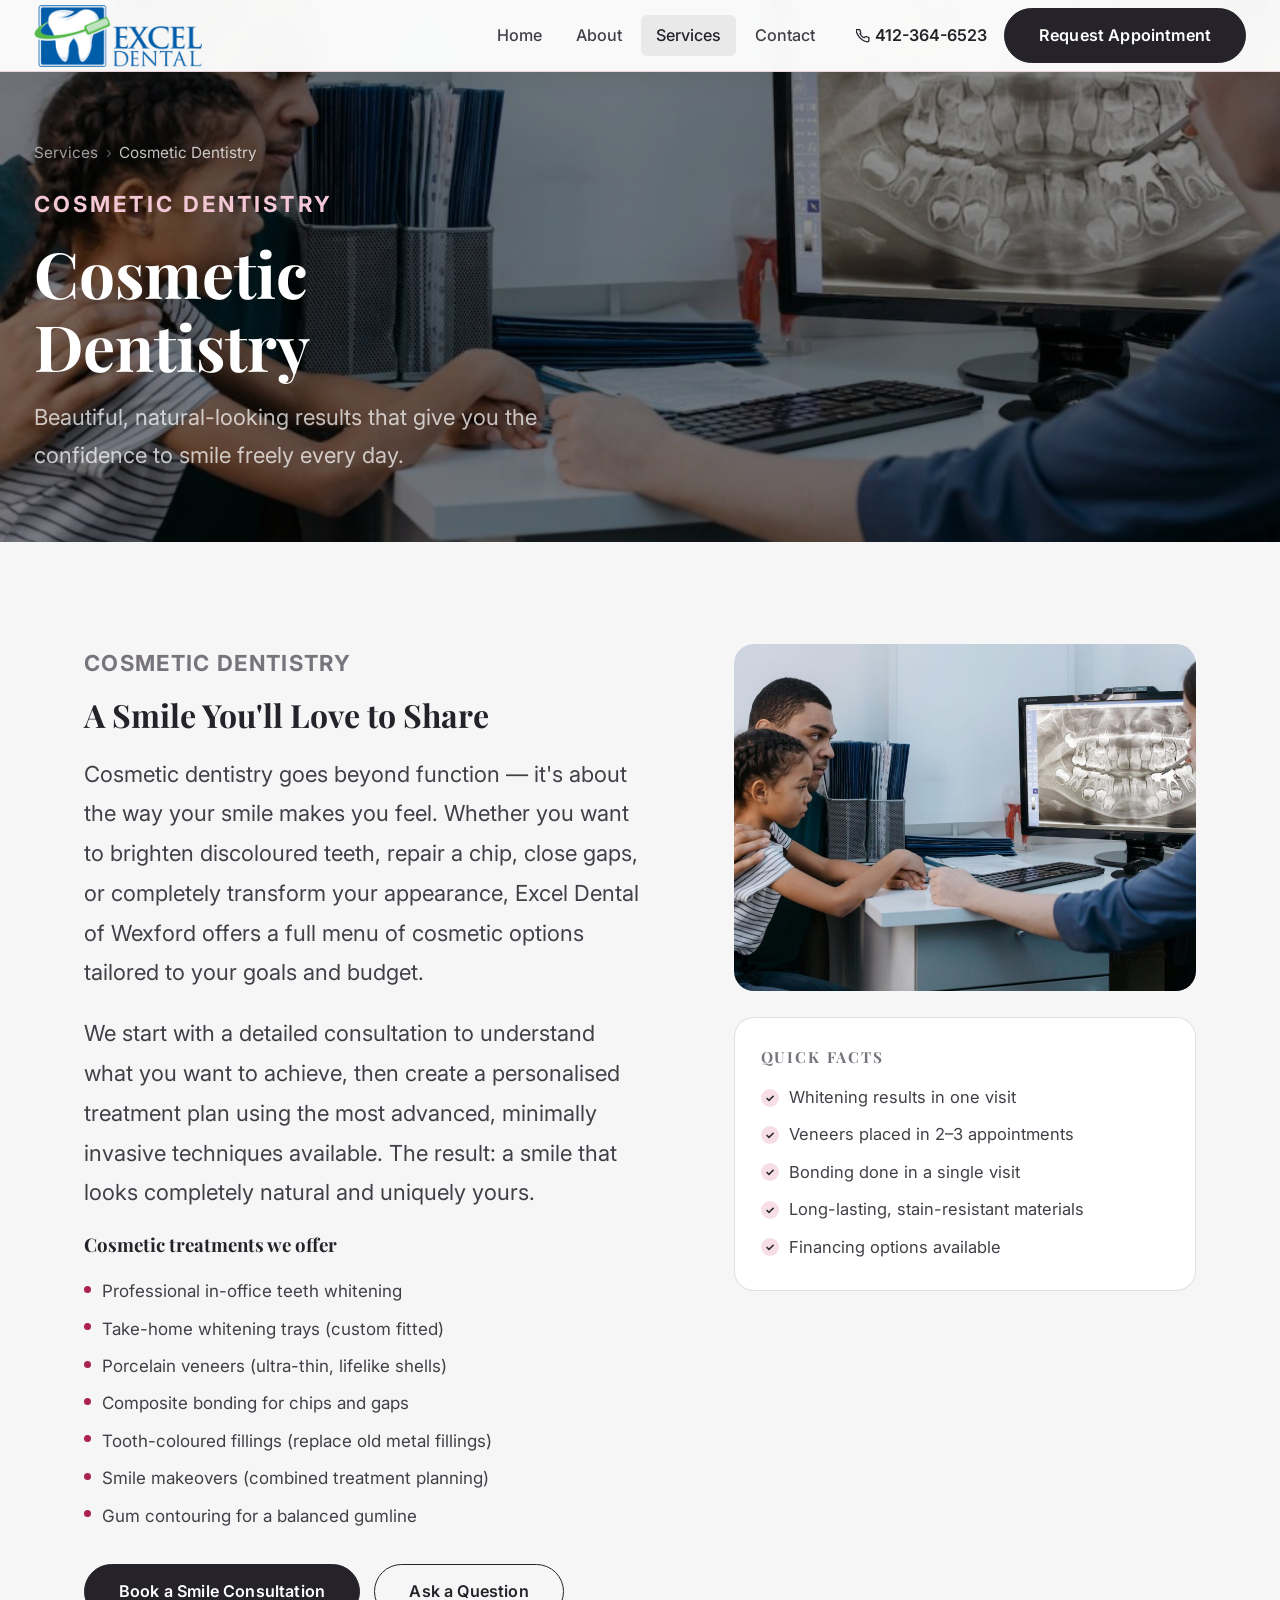
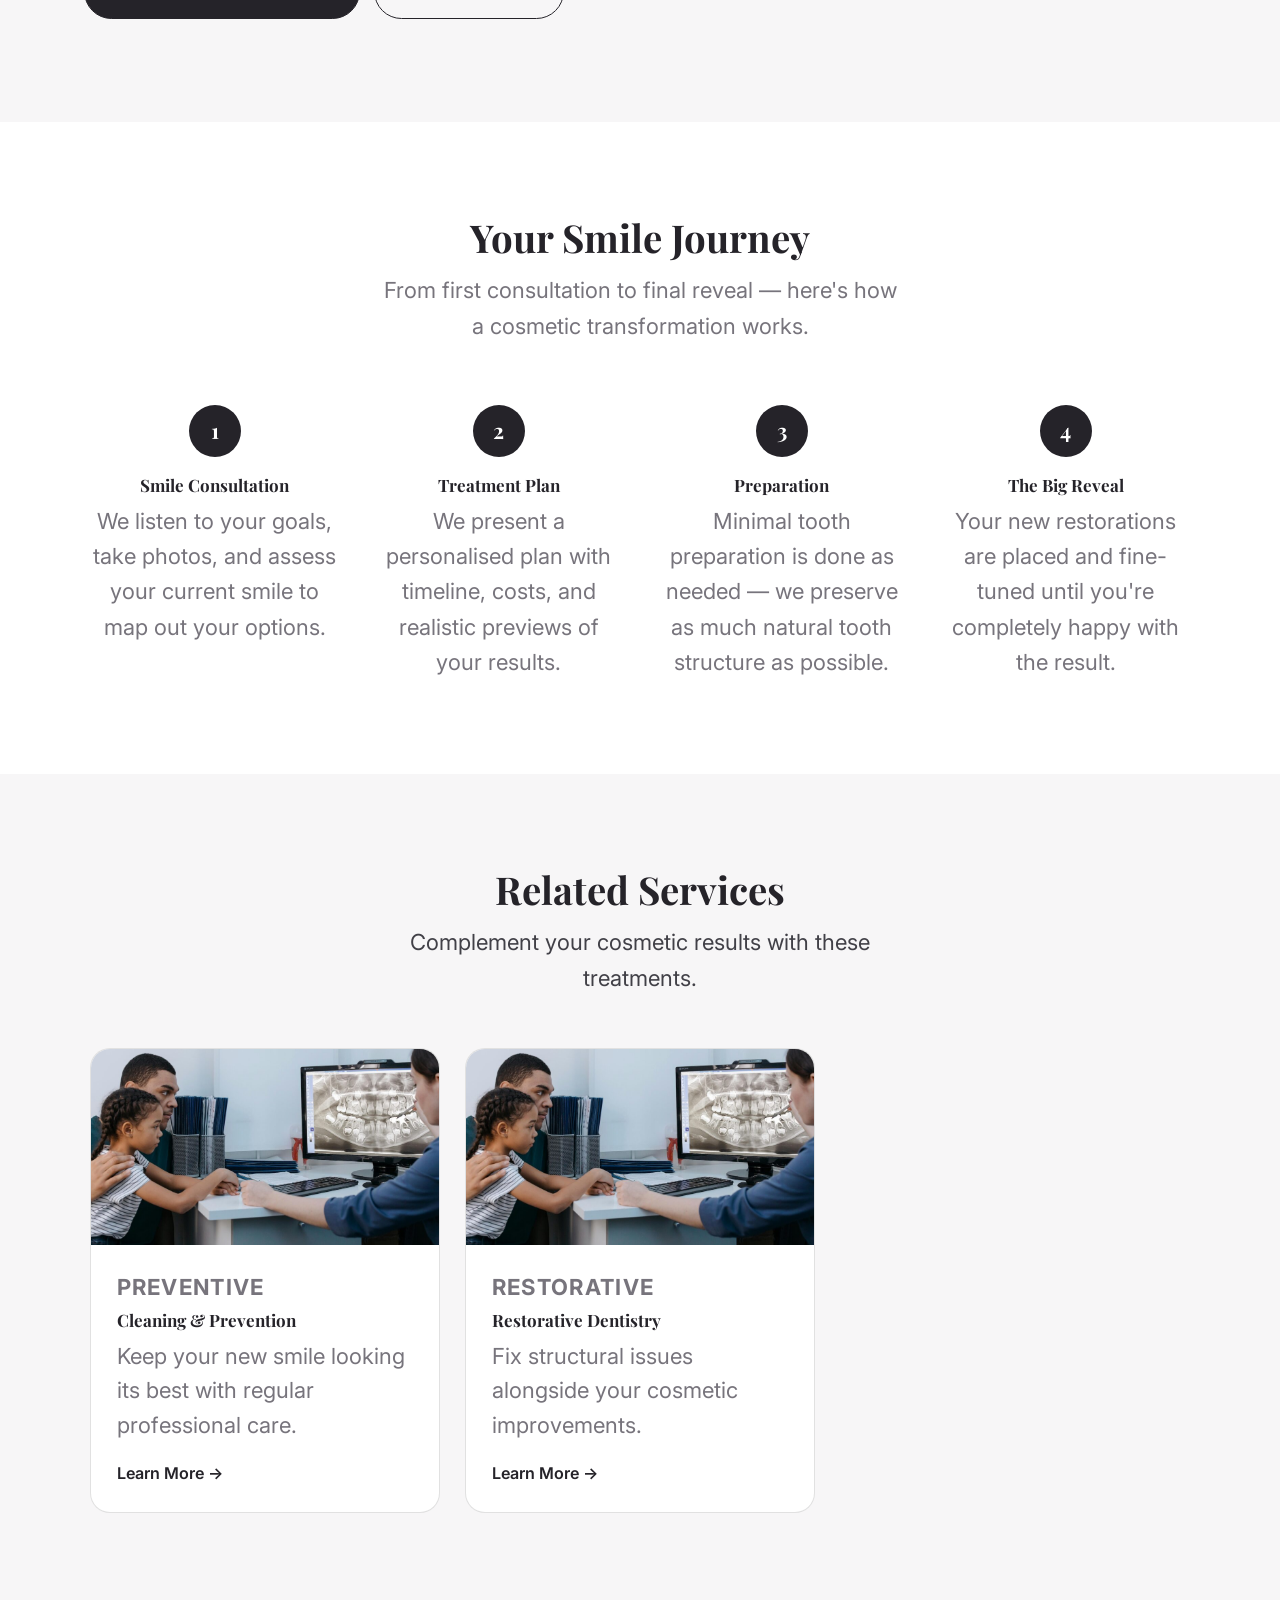
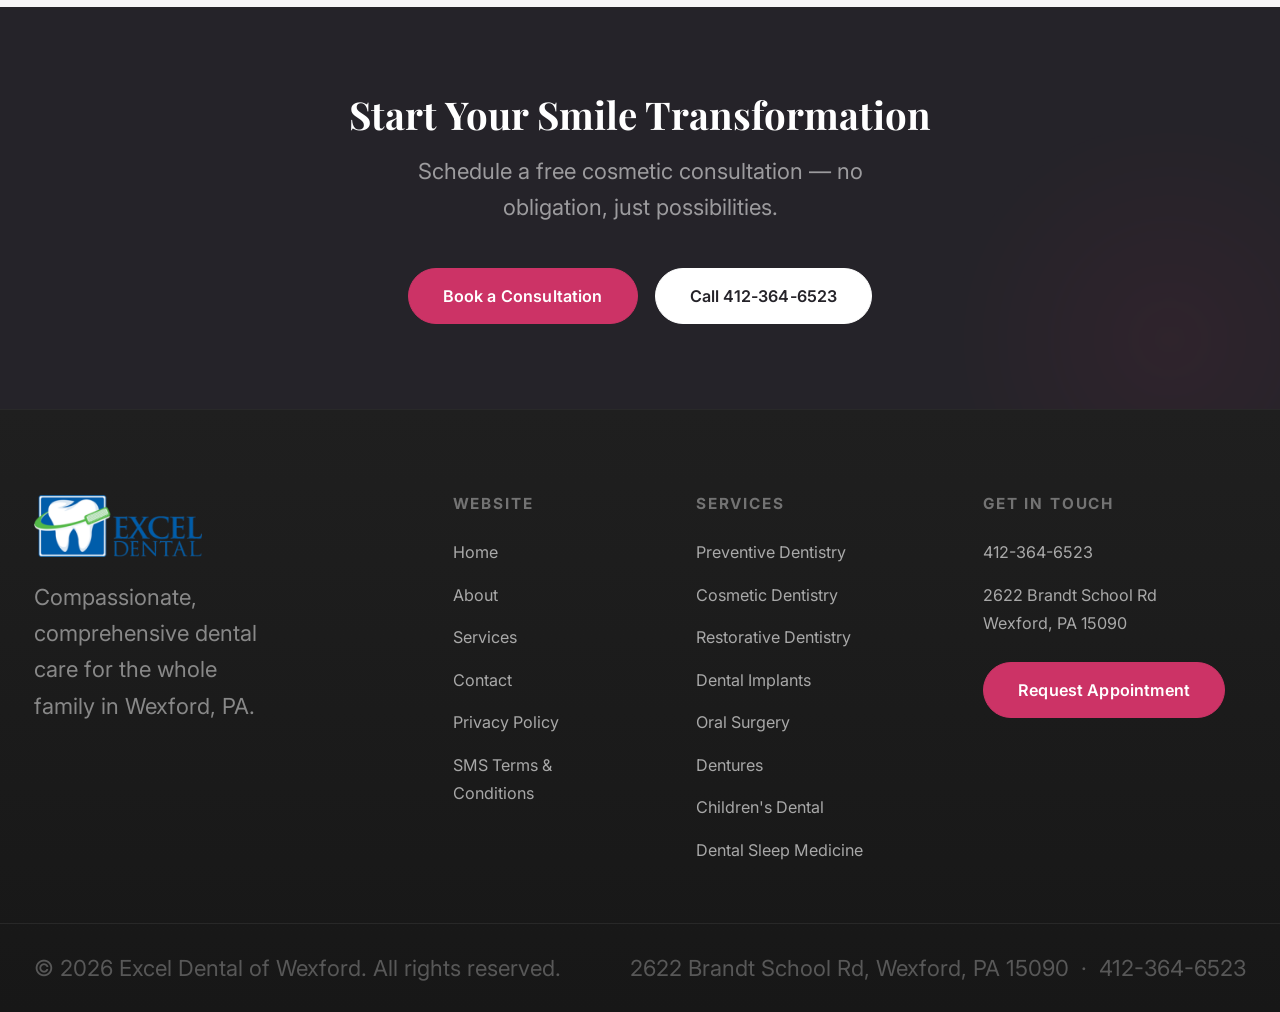
<file: cosmetic-dentistry.html>
<!DOCTYPE html>
<html lang="en">
<head>
  <meta charset="UTF-8" />
  <meta name="viewport" content="width=device-width, initial-scale=1.0" />
  <title>Cosmetic Dentistry | Excel Dental of Wexford</title>
  <meta name="description" content="Teeth whitening, porcelain veneers, bonding, and smile makeovers at Excel Dental of Wexford in Wexford, PA. Achieve the confident smile you deserve." />
  <link rel="canonical" href="https://www.exceldentalwexford.com/cosmetic-dentistry.html" />
  <meta property="og:type" content="website" />
  <meta property="og:site_name" content="Excel Dental of Wexford" />
  <meta property="og:title" content="Cosmetic Dentistry | Excel Dental of Wexford" />
  <meta property="og:description" content="Teeth whitening, porcelain veneers, bonding, and smile makeovers at Excel Dental of Wexford in Wexford, PA. Achieve the confident smile you deserve." />
  <meta property="og:url" content="https://www.exceldentalwexford.com/cosmetic-dentistry.html" />
  <meta property="og:image" content="https://www.exceldentalwexford.com/assets/images/excel-dental-wexford-logo.png" />
  <meta name="twitter:card" content="summary_large_image" />
  <meta name="twitter:title" content="Cosmetic Dentistry | Excel Dental of Wexford" />
  <meta name="twitter:description" content="Teeth whitening, porcelain veneers, bonding, and smile makeovers at Excel Dental of Wexford in Wexford, PA. Achieve the confident smile you deserve." />
  <meta name="twitter:image" content="https://www.exceldentalwexford.com/assets/images/excel-dental-wexford-logo.png" />
  <link rel="preconnect" href="https://fonts.googleapis.com" />
  <link rel="preconnect" href="https://fonts.gstatic.com" crossorigin />
  <link href="https://fonts.googleapis.com/css2?family=Playfair+Display:ital,wght@0,400;0,600;0,700;1,400;1,600&family=Inter:wght@300;400;500;600;700&display=swap" rel="stylesheet" />
  <link rel="stylesheet" href="css/style.css" />
  <script type="application/ld+json">
  {
    "@context": "https://schema.org",
    "@type": "MedicalProcedure",
    "name": "Cosmetic Dentistry",
    "description": "Teeth whitening, porcelain veneers, bonding, and smile makeovers at Excel Dental of Wexford in Wexford, PA. Achieve the confident smile you deserve.",
    "url": "https://www.exceldentalwexford.com/cosmetic-dentistry.html",
    "procedureType": "https://health-lifesci.schema.org/NoninvasiveProcedure",
    "performer": {
      "@type": "Dentist",
      "name": "Excel Dental of Wexford",
      "url": "https://www.exceldentalwexford.com/"
    }
  }
  </script>
  <link rel="icon" href="/favicon.ico" sizes="any" />
  <script type="application/ld+json">
  {
    "@context": "https://schema.org",
    "@type": "BreadcrumbList",
    "itemListElement": [
      { "@type": "ListItem", "position": 1, "name": "Home", "item": "https://www.exceldentalwexford.com/" },
      { "@type": "ListItem", "position": 2, "name": "Services", "item": "https://www.exceldentalwexford.com/services.html" },
      { "@type": "ListItem", "position": 3, "name": "Cosmetic Dentistry", "item": "https://www.exceldentalwexford.com/cosmetic-dentistry.html" }
    ]
  }
  </script>
</head>
<body>

  <!-- NAV -->
  <header class="navbar" id="navbar">
    <div class="nav-inner">
      <a href="index.html" class="nav-logo" aria-label="Excel Dental of Wexford — home">
        <div class="nav-logo-icon"><svg viewBox="-32 0 512 512" xmlns="http://www.w3.org/2000/svg" aria-hidden="true" style="fill:#fff;"><path d="M443.98 96.25c-11.01-45.22-47.11-82.06-92.01-93.72-32.19-8.36-63 5.1-89.14 24.33-3.25 2.39-6.96 3.73-10.5 5.48l28.32 18.21c7.42 4.77 9.58 14.67 4.8 22.11-4.46 6.95-14.27 9.86-22.11 4.8L162.83 12.84c-20.7-10.85-43.38-16.4-66.81-10.31-44.9 11.67-81 48.5-92.01 93.72-10.13 41.62-.42 80.81 21.5 110.43 23.36 31.57 32.68 68.66 36.29 107.35 4.4 47.16 10.33 94.16 20.94 140.32l7.8 33.95c3.19 13.87 15.49 23.7 29.67 23.7 13.97 0 26.15-9.55 29.54-23.16l34.47-138.42c4.56-18.32 20.96-31.16 39.76-31.16s35.2 12.85 39.76 31.16l34.47 138.42c3.39 13.61 15.57 23.16 29.54 23.16 14.18 0 26.48-9.83 29.67-23.7l7.8-33.95c10.61-46.15 16.53-93.16 20.94-140.32 3.61-38.7 12.93-75.78 36.29-107.35 21.95-29.61 31.66-68.8 21.53-110.43z"/></svg></div>
        <div class="nav-logo-text"><span class="name">Excel Dental of Wexford</span><span class="tagline">Wexford, PA</span></div>
      </a>
      <nav class="nav-menu" aria-label="Primary navigation">
        <a href="index.html">Home</a><a href="about.html">About</a><a href="services.html" class="active">Services</a><a href="contact.html">Contact</a>
      </nav>
      <div class="nav-actions">
        <a href="tel:4123646523" class="nav-phone"><svg width="14" height="14" viewBox="0 0 24 24" fill="none" stroke="currentColor" stroke-width="2.2" stroke-linecap="round" stroke-linejoin="round" aria-hidden="true"><path d="M22 16.92v3a2 2 0 01-2.18 2 19.79 19.79 0 01-8.63-3.07A19.5 19.5 0 013.06 9.81a19.79 19.79 0 01-3.07-8.67A2 2 0 012.18 1h3a2 2 0 012 1.72c.127.96.361 1.903.7 2.81a2 2 0 01-.45 2.11L6.91 8.16a16 16 0 006.93 6.93l1.52-1.52a2 2 0 012.11-.45c.907.339 1.85.573 2.81.7A2 2 0 0122 16.92z"/></svg>412-364-6523</a>
        <a href="https://appt.link/meet-with-excel-dental-wexford-CfDi1af0/in-person-meeting" target="_blank" rel="noopener" class="btn btn-dark">Request Appointment</a>
      </div>
      <button class="nav-hamburger" id="navHamburger" aria-label="Toggle menu" aria-expanded="false"><span></span><span></span><span></span></button>
    </div>
    <nav class="nav-mobile" aria-label="Mobile navigation">
      <a href="index.html">Home</a><a href="about.html">About</a><a href="services.html">Services</a><a href="contact.html">Contact</a>
      <div class="nav-mobile-cta">
        <a href="tel:4123646523" class="btn btn-outline">📞 412-364-6523</a>
        <a href="https://appt.link/meet-with-excel-dental-wexford-CfDi1af0/in-person-meeting" target="_blank" rel="noopener" class="btn btn-dark">Request Appointment</a>
      </div>
    </nav>
  </header>

  <!-- HERO -->
  <section class="srv-page-hero" aria-labelledby="srv-heading">
    <div class="srv-page-hero-bg" style="background-image:url('assets/images/wexford-home-photo.jpg');"></div>
    <div class="srv-page-hero-body">
      <div class="breadcrumb"><a href="services.html">Services</a><span>›</span><span style="color:rgba(255,255,255,.75);">Cosmetic Dentistry</span></div>
      <p class="stag">Cosmetic Dentistry</p>
      <h1 id="srv-heading">Cosmetic<br>Dentistry</h1>
      <p class="hero-sub">Beautiful, natural-looking results that give you the confidence to smile freely every day.</p>
    </div>
  </section>

  <!-- BODY -->
  <div class="srv-page-body">
    <div class="srv-page-content fade-up">
      <p class="stag">Cosmetic Dentistry</p>
      <h2>A Smile You'll Love to Share</h2>
      <p>Cosmetic dentistry goes beyond function — it's about the way your smile makes you feel. Whether you want to brighten discoloured teeth, repair a chip, close gaps, or completely transform your appearance, Excel Dental of Wexford offers a full menu of cosmetic options tailored to your goals and budget.</p>
      <p>We start with a detailed consultation to understand what you want to achieve, then create a personalised treatment plan using the most advanced, minimally invasive techniques available. The result: a smile that looks completely natural and uniquely yours.</p>
      <h3 style="font-size:1.1rem;margin-bottom:.75rem;margin-top:.25rem;">Cosmetic treatments we offer</h3>
      <ul>
        <li>Professional in-office teeth whitening</li>
        <li>Take-home whitening trays (custom fitted)</li>
        <li>Porcelain veneers (ultra-thin, lifelike shells)</li>
        <li>Composite bonding for chips and gaps</li>
        <li>Tooth-coloured fillings (replace old metal fillings)</li>
        <li>Smile makeovers (combined treatment planning)</li>
        <li>Gum contouring for a balanced gumline</li>
      </ul>
      <div class="srv-page-actions">
        <a href="https://appt.link/meet-with-excel-dental-wexford-CfDi1af0/in-person-meeting" target="_blank" rel="noopener" class="btn btn-dark">Book a Smile Consultation</a>
        <a href="contact.html" class="btn btn-outline">Ask a Question</a>
      </div>
    </div>
    <aside class="srv-page-sidebar">
      <div class="srv-sidebar-img fade-up">
        <img src="assets/images/wexford-home-photo.jpg" alt="Patient with a bright cosmetic smile result" loading="lazy" />
      </div>
      <div class="srv-info-card fade-up">
        <h4>Quick Facts</h4>
        <ul>
          <li>Whitening results in one visit</li>
          <li>Veneers placed in 2–3 appointments</li>
          <li>Bonding done in a single visit</li>
          <li>Long-lasting, stain-resistant materials</li>
          <li>Financing options available</li>
        </ul>
      </div>
    </aside>
  </div>

  <!-- PROCESS -->
  <section class="process-section" aria-labelledby="process-heading">
    <div class="section-header fade-up">
      <h2 id="process-heading">Your Smile Journey</h2>
      <p>From first consultation to final reveal — here's how a cosmetic transformation works.</p>
    </div>
    <div class="process-steps">
      <div class="process-step fade-up"><div class="step-num">1</div><h3>Smile Consultation</h3><p>We listen to your goals, take photos, and assess your current smile to map out your options.</p></div>
      <div class="process-step fade-up"><div class="step-num">2</div><h3>Treatment Plan</h3><p>We present a personalised plan with timeline, costs, and realistic previews of your results.</p></div>
      <div class="process-step fade-up"><div class="step-num">3</div><h3>Preparation</h3><p>Minimal tooth preparation is done as needed — we preserve as much natural tooth structure as possible.</p></div>
      <div class="process-step fade-up"><div class="step-num">4</div><h3>The Big Reveal</h3><p>Your new restorations are placed and fine-tuned until you're completely happy with the result.</p></div>
    </div>
  </section>

  <!-- RELATED -->
  <section class="related-section" aria-labelledby="related-heading">
    <div class="section-header fade-up"><h2 id="related-heading">Related Services</h2><p>Complement your cosmetic results with these treatments.</p></div>
    <div class="related-grid">
      <a href="cleaning-and-prevention.html" class="related-card"><div class="related-card-img"><img src="assets/images/wexford-home-photo.jpg" alt="Cleaning" loading="lazy" /></div><div class="related-card-body"><p class="stag">Preventive</p><h3>Cleaning &amp; Prevention</h3><p>Keep your new smile looking its best with regular professional care.</p><span class="related-card-link">Learn More →</span></div></a>
      <a href="restorative-dentistry.html" class="related-card"><div class="related-card-img"><img src="assets/images/wexford-home-photo.jpg" alt="Restorative" loading="lazy" /></div><div class="related-card-body"><p class="stag">Restorative</p><h3>Restorative Dentistry</h3><p>Fix structural issues alongside your cosmetic improvements.</p><span class="related-card-link">Learn More →</span></div></a>
    </div>
  </section>

  <!-- CTA -->
  <section class="cta-banner"><h2 class="fade-up">Start Your Smile Transformation</h2><p class="fade-up">Schedule a free cosmetic consultation — no obligation, just possibilities.</p><div class="cta-actions fade-up"><a href="https://appt.link/meet-with-excel-dental-wexford-CfDi1af0/in-person-meeting" target="_blank" rel="noopener" class="btn btn-accent">Book a Consultation</a><a href="tel:4123646523" class="btn btn-light">Call 412-364-6523</a></div></section>

  <!-- FOOTER -->
  <footer class="footer">
    <div class="footer-main">
      <div class="footer-brand"><div class="f-logo"><div class="f-logo-icon"><svg viewBox="-32 0 512 512" xmlns="http://www.w3.org/2000/svg" aria-hidden="true" style="fill:#2a2a2a;"><path d="M443.98 96.25c-11.01-45.22-47.11-82.06-92.01-93.72-32.19-8.36-63 5.1-89.14 24.33-3.25 2.39-6.96 3.73-10.5 5.48l28.32 18.21c7.42 4.77 9.58 14.67 4.8 22.11-4.46 6.95-14.27 9.86-22.11 4.8L162.83 12.84c-20.7-10.85-43.38-16.4-66.81-10.31-44.9 11.67-81 48.5-92.01 93.72-10.13 41.62-.42 80.81 21.5 110.43 23.36 31.57 32.68 68.66 36.29 107.35 4.4 47.16 10.33 94.16 20.94 140.32l7.8 33.95c3.19 13.87 15.49 23.7 29.67 23.7 13.97 0 26.15-9.55 29.54-23.16l34.47-138.42c4.56-18.32 20.96-31.16 39.76-31.16s35.2 12.85 39.76 31.16l34.47 138.42c3.39 13.61 15.57 23.16 29.54 23.16 14.18 0 26.48-9.83 29.67-23.7l7.8-33.95c10.61-46.15 16.53-93.16 20.94-140.32 3.61-38.7 12.93-75.78 36.29-107.35 21.95-29.61 31.66-68.8 21.53-110.43z"/></svg></div><div class="f-logo-text"><span class="name">Excel Dental</span><span class="care">Care</span></div></div><p>Compassionate, comprehensive dental care for the whole family in Wexford, PA.</p></div>
      <div class="footer-col"><h4>Website</h4><ul><li><a href="index.html">Home</a></li><li><a href="about.html">About</a></li><li><a href="services.html">Services</a></li><li><a href="contact.html">Contact</a></li></ul></div>
      <div class="footer-col"><h4>Services</h4><ul><li><a href="cleaning-and-prevention.html">Preventive Dentistry</a></li><li><a href="cosmetic-dentistry.html">Cosmetic Dentistry</a></li><li><a href="restorative-dentistry.html">Restorative Dentistry</a></li><li><a href="dental-implants.html">Dental Implants</a></li><li><a href="oral-surgery.html">Oral Surgery</a></li><li><a href="dentures.html">Dentures</a></li><li><a href="pediatric-dentistry.html">Children's Dental</a></li></ul></div>
      <div class="footer-col"><h4>Get In Touch</h4><ul><li><a href="tel:4123646523">412-364-6523</a></li><li><a href="https://maps.app.goo.gl/ELgBJtn3nYdZm5mt8" target="_blank" rel="noopener">2622 Brandt School Rd<br>Wexford, PA 15090</a></li></ul><a href="https://appt.link/meet-with-excel-dental-wexford-CfDi1af0/in-person-meeting" target="_blank" rel="noopener" class="btn btn-accent footer-appt-btn">Request Appointment</a></div>
    </div>
    <div class="footer-bottom"><p>&copy; <span id="year"></span> Excel Dental of Wexford. All rights reserved.</p><p>2622 Brandt School Rd, Wexford, PA 15090 &nbsp;·&nbsp; 412-364-6523</p></div>
  </footer>
  <script src="js/main.js"></script>
</body>
</html>
</file>
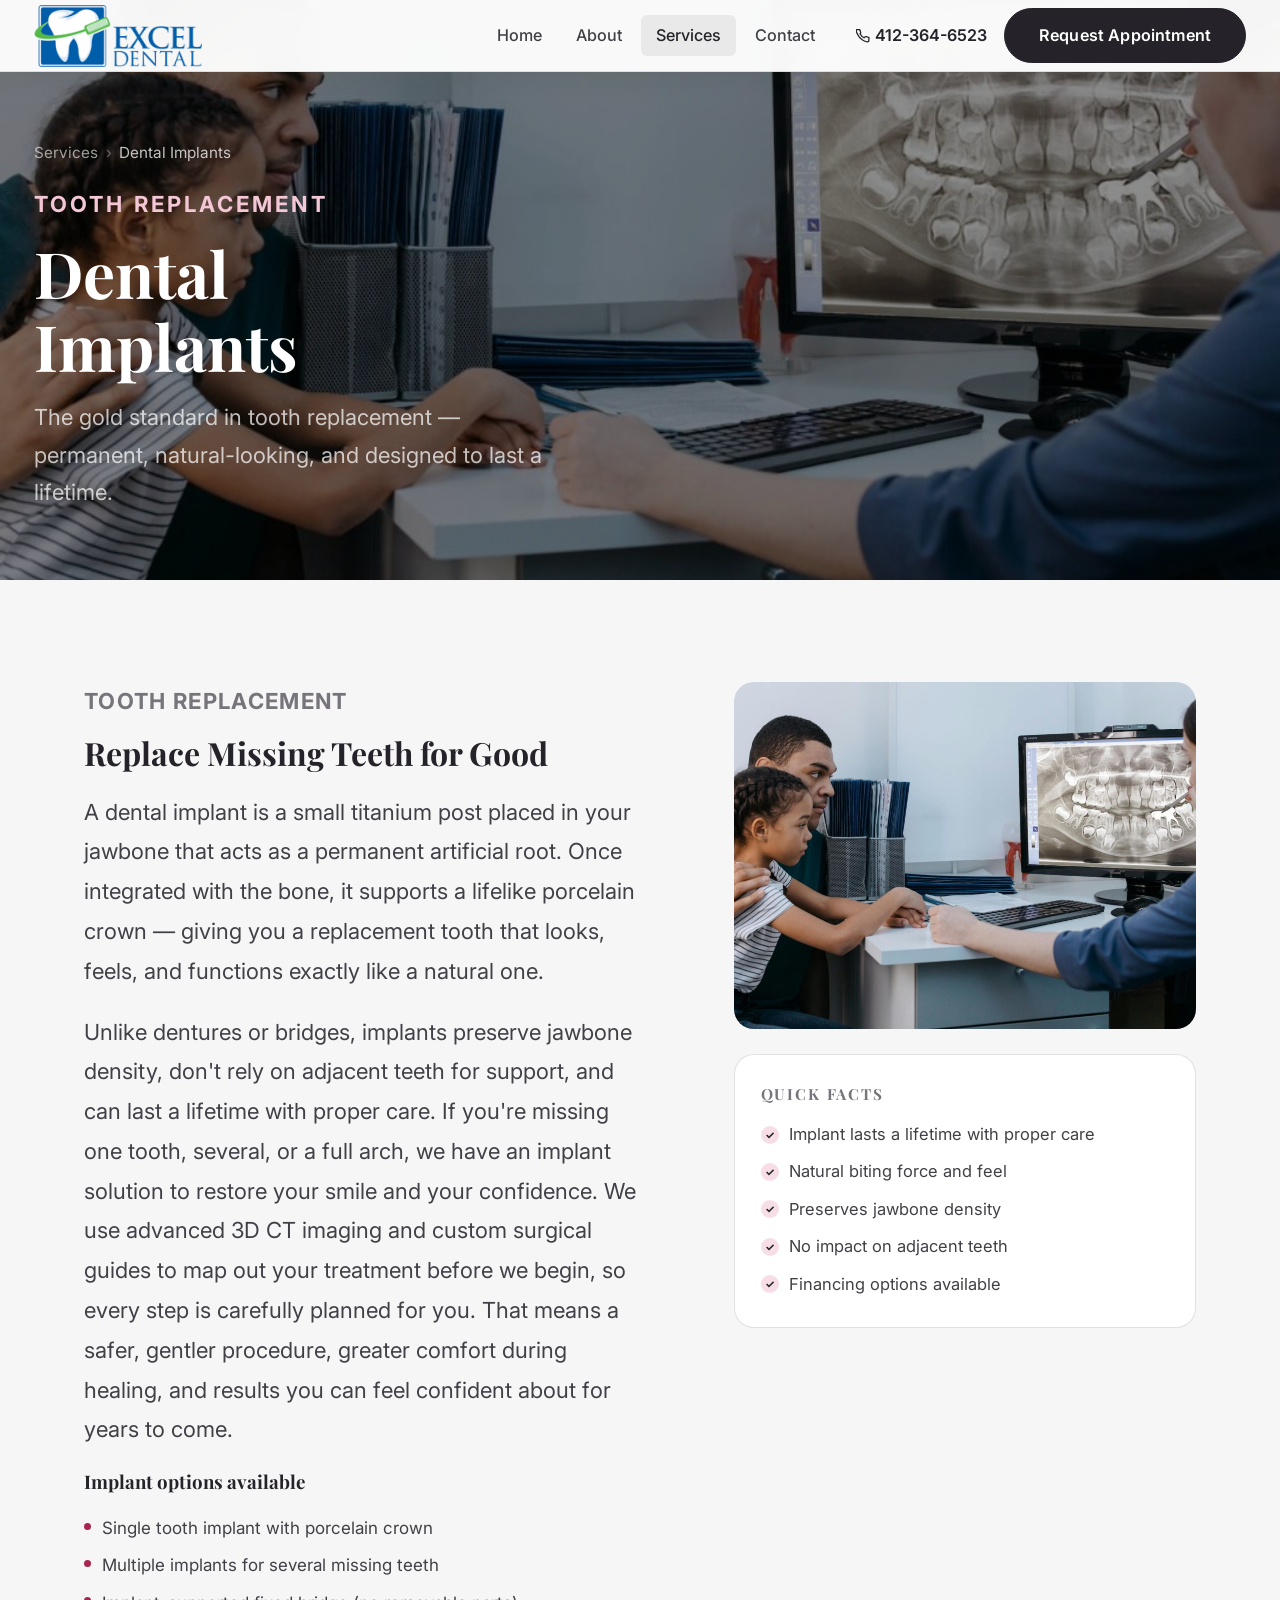
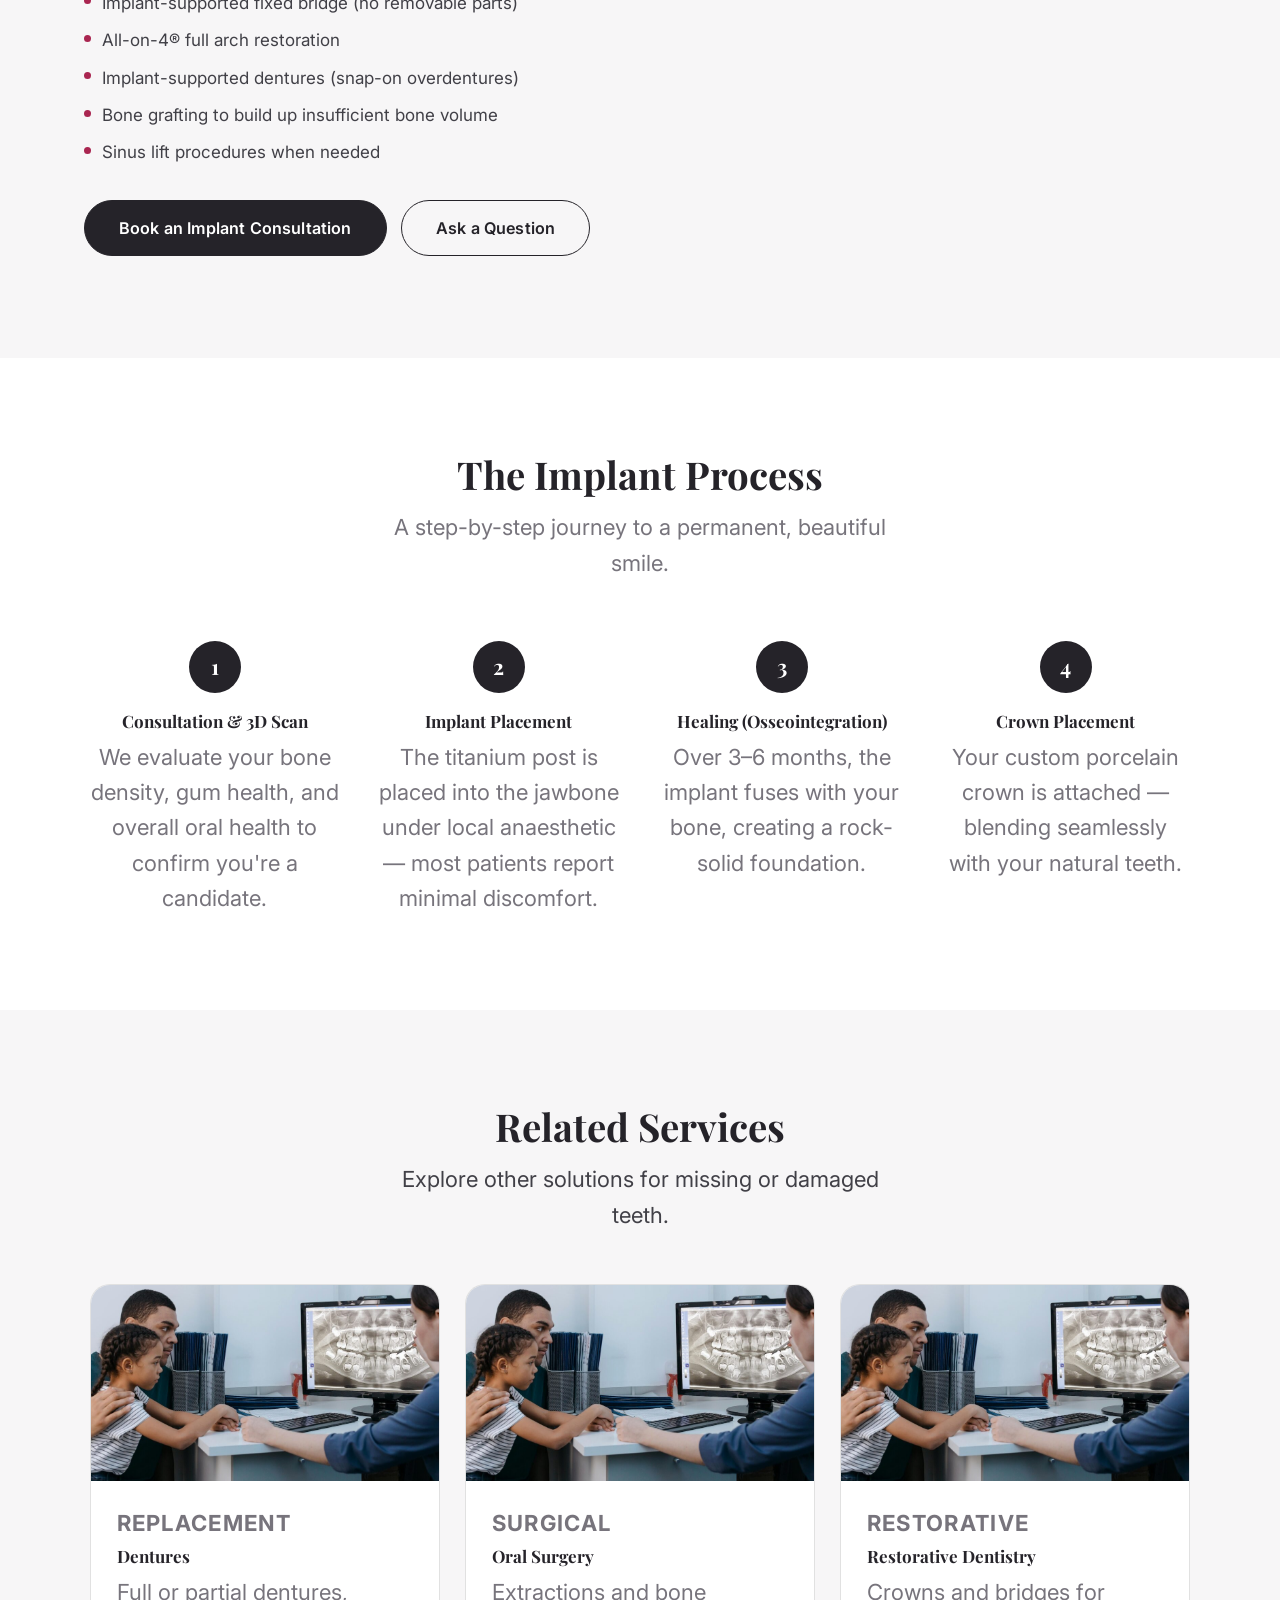
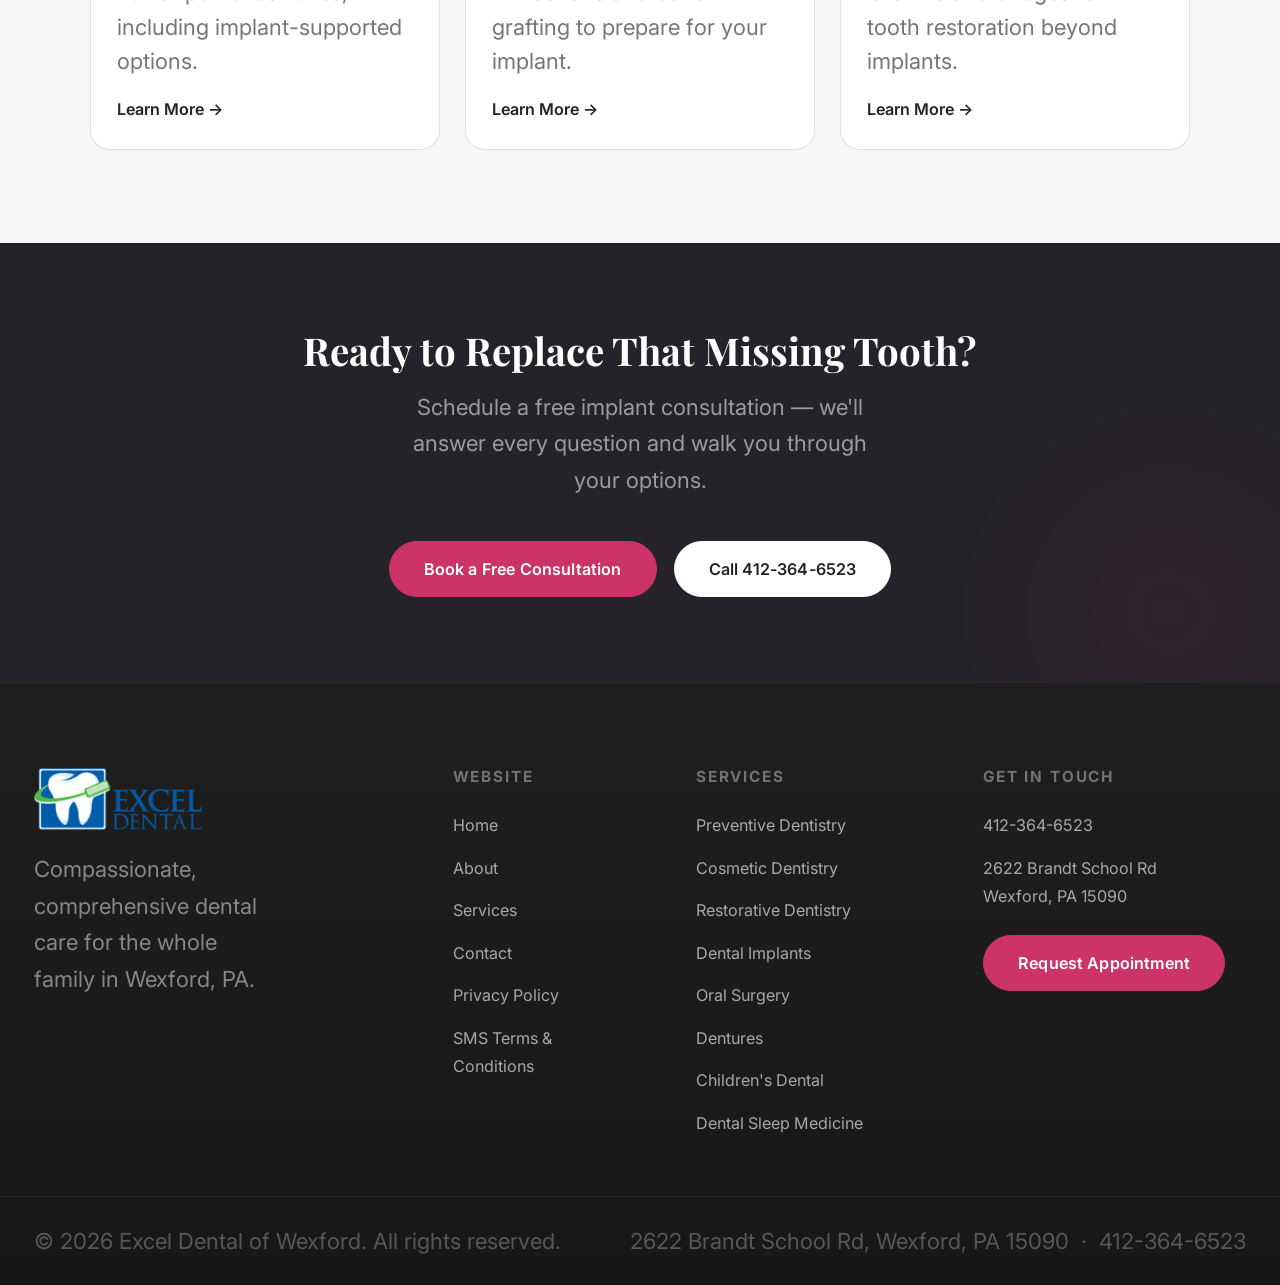
<file: dental-implants.html>
<!DOCTYPE html>
<html lang="en">
<head>
  <meta charset="UTF-8" />
  <meta name="viewport" content="width=device-width, initial-scale=1.0" />
  <title>Dental Implants | Excel Dental of Wexford</title>
  <meta name="description" content="Permanent, natural-looking dental implants at Excel Dental of Wexford in Wexford, PA. Replace one tooth or a full arch with implants that look and feel like your own." />
  <link rel="canonical" href="https://www.exceldentalwexford.com/dental-implants.html" />
  <meta property="og:type" content="website" />
  <meta property="og:site_name" content="Excel Dental of Wexford" />
  <meta property="og:title" content="Dental Implants | Excel Dental of Wexford" />
  <meta property="og:description" content="Permanent, natural-looking dental implants at Excel Dental of Wexford in Wexford, PA. Replace one tooth or a full arch with implants that look and feel like your own." />
  <meta property="og:url" content="https://www.exceldentalwexford.com/dental-implants.html" />
  <meta property="og:image" content="https://www.exceldentalwexford.com/assets/images/excel-dental-wexford-logo.png" />
  <meta name="twitter:card" content="summary_large_image" />
  <meta name="twitter:title" content="Dental Implants | Excel Dental of Wexford" />
  <meta name="twitter:description" content="Permanent, natural-looking dental implants at Excel Dental of Wexford in Wexford, PA. Replace one tooth or a full arch with implants that look and feel like your own." />
  <meta name="twitter:image" content="https://www.exceldentalwexford.com/assets/images/excel-dental-wexford-logo.png" />
  <link rel="preconnect" href="https://fonts.googleapis.com" />
  <link rel="preconnect" href="https://fonts.gstatic.com" crossorigin />
  <link href="https://fonts.googleapis.com/css2?family=Playfair+Display:ital,wght@0,400;0,600;0,700;1,400;1,600&family=Inter:wght@300;400;500;600;700&display=swap" rel="stylesheet" />
  <link rel="stylesheet" href="css/style.css" />
  <script type="application/ld+json">
  {
    "@context": "https://schema.org",
    "@type": "MedicalProcedure",
    "name": "Dental Implants",
    "description": "Permanent, natural-looking dental implants at Excel Dental of Wexford in Wexford, PA. Replace one tooth or a full arch with implants that look and feel like your own.",
    "url": "https://www.exceldentalwexford.com/dental-implants.html",
    "procedureType": "https://health-lifesci.schema.org/SurgicalProcedure",
    "performer": {
      "@type": "Dentist",
      "name": "Excel Dental of Wexford",
      "url": "https://www.exceldentalwexford.com/"
    }
  }
  </script>
  <link rel="icon" href="/favicon.ico" sizes="any" />
  <script type="application/ld+json">
  {
    "@context": "https://schema.org",
    "@type": "BreadcrumbList",
    "itemListElement": [
      { "@type": "ListItem", "position": 1, "name": "Home", "item": "https://www.exceldentalwexford.com/" },
      { "@type": "ListItem", "position": 2, "name": "Services", "item": "https://www.exceldentalwexford.com/services.html" },
      { "@type": "ListItem", "position": 3, "name": "Dental Implants", "item": "https://www.exceldentalwexford.com/dental-implants.html" }
    ]
  }
  </script>
</head>
<body>

  <!-- NAV -->
  <header class="navbar" id="navbar">
    <div class="nav-inner">
      <a href="index.html" class="nav-logo" aria-label="Excel Dental of Wexford — home">
        <div class="nav-logo-icon"><svg viewBox="-32 0 512 512" xmlns="http://www.w3.org/2000/svg" aria-hidden="true" style="fill:#fff;"><path d="M443.98 96.25c-11.01-45.22-47.11-82.06-92.01-93.72-32.19-8.36-63 5.1-89.14 24.33-3.25 2.39-6.96 3.73-10.5 5.48l28.32 18.21c7.42 4.77 9.58 14.67 4.8 22.11-4.46 6.95-14.27 9.86-22.11 4.8L162.83 12.84c-20.7-10.85-43.38-16.4-66.81-10.31-44.9 11.67-81 48.5-92.01 93.72-10.13 41.62-.42 80.81 21.5 110.43 23.36 31.57 32.68 68.66 36.29 107.35 4.4 47.16 10.33 94.16 20.94 140.32l7.8 33.95c3.19 13.87 15.49 23.7 29.67 23.7 13.97 0 26.15-9.55 29.54-23.16l34.47-138.42c4.56-18.32 20.96-31.16 39.76-31.16s35.2 12.85 39.76 31.16l34.47 138.42c3.39 13.61 15.57 23.16 29.54 23.16 14.18 0 26.48-9.83 29.67-23.7l7.8-33.95c10.61-46.15 16.53-93.16 20.94-140.32 3.61-38.7 12.93-75.78 36.29-107.35 21.95-29.61 31.66-68.8 21.53-110.43z"/></svg></div>
        <div class="nav-logo-text"><span class="name">Excel Dental of Wexford</span><span class="tagline">Wexford, PA</span></div>
      </a>
      <nav class="nav-menu" aria-label="Primary navigation">
        <a href="index.html">Home</a><a href="about.html">About</a><a href="services.html" class="active">Services</a><a href="contact.html">Contact</a>
      </nav>
      <div class="nav-actions">
        <a href="tel:4123646523" class="nav-phone"><svg width="14" height="14" viewBox="0 0 24 24" fill="none" stroke="currentColor" stroke-width="2.2" stroke-linecap="round" stroke-linejoin="round" aria-hidden="true"><path d="M22 16.92v3a2 2 0 01-2.18 2 19.79 19.79 0 01-8.63-3.07A19.5 19.5 0 013.06 9.81a19.79 19.79 0 01-3.07-8.67A2 2 0 012.18 1h3a2 2 0 012 1.72c.127.96.361 1.903.7 2.81a2 2 0 01-.45 2.11L6.91 8.16a16 16 0 006.93 6.93l1.52-1.52a2 2 0 012.11-.45c.907.339 1.85.573 2.81.7A2 2 0 0122 16.92z"/></svg>412-364-6523</a>
        <a href="https://appt.link/meet-with-excel-dental-wexford-CfDi1af0/in-person-meeting" target="_blank" rel="noopener" class="btn btn-dark">Request Appointment</a>
      </div>
      <button class="nav-hamburger" id="navHamburger" aria-label="Toggle menu" aria-expanded="false"><span></span><span></span><span></span></button>
    </div>
    <nav class="nav-mobile" aria-label="Mobile navigation">
      <a href="index.html">Home</a><a href="about.html">About</a><a href="services.html">Services</a><a href="contact.html">Contact</a>
      <div class="nav-mobile-cta"><a href="tel:4123646523" class="btn btn-outline">📞 412-364-6523</a><a href="https://appt.link/meet-with-excel-dental-wexford-CfDi1af0/in-person-meeting" target="_blank" rel="noopener" class="btn btn-dark">Request Appointment</a></div>
    </nav>
  </header>

  <!-- HERO -->
  <section class="srv-page-hero" aria-labelledby="srv-heading">
    <div class="srv-page-hero-bg" style="background-image:url('assets/images/wexford-home-photo.jpg');"></div>
    <div class="srv-page-hero-body">
      <div class="breadcrumb"><a href="services.html">Services</a><span>›</span><span style="color:rgba(255,255,255,.75);">Dental Implants</span></div>
      <p class="stag">Tooth Replacement</p>
      <h1 id="srv-heading">Dental<br>Implants</h1>
      <p class="hero-sub">The gold standard in tooth replacement — permanent, natural-looking, and designed to last a lifetime.</p>
    </div>
  </section>

  <!-- BODY -->
  <div class="srv-page-body">
    <div class="srv-page-content fade-up">
      <p class="stag">Tooth Replacement</p>
      <h2>Replace Missing Teeth for Good</h2>
      <p>A dental implant is a small titanium post placed in your jawbone that acts as a permanent artificial root. Once integrated with the bone, it supports a lifelike porcelain crown — giving you a replacement tooth that looks, feels, and functions exactly like a natural one.</p>
      <p>Unlike dentures or bridges, implants preserve jawbone density, don't rely on adjacent teeth for support, and can last a lifetime with proper care. If you're missing one tooth, several, or a full arch, we have an implant solution to restore your smile and your confidence. We use advanced 3D CT imaging and custom surgical guides to map out your treatment before we begin, so every step is carefully planned for you. That means a safer, gentler procedure, greater comfort during healing, and results you can feel confident about for years to come.</p>
      <h3 style="font-size:1.1rem;margin-bottom:.75rem;margin-top:.25rem;">Implant options available</h3>
      <ul>
        <li>Single tooth implant with porcelain crown</li>
        <li>Multiple implants for several missing teeth</li>
        <li>Implant-supported fixed bridge (no removable parts)</li>
        <li>All-on-4® full arch restoration</li>
        <li>Implant-supported dentures (snap-on overdentures)</li>
        <li>Bone grafting to build up insufficient bone volume</li>
        <li>Sinus lift procedures when needed</li>
      </ul>
      <div class="srv-page-actions">
        <a href="https://appt.link/meet-with-excel-dental-wexford-CfDi1af0/in-person-meeting" target="_blank" rel="noopener" class="btn btn-dark">Book an Implant Consultation</a>
        <a href="contact.html" class="btn btn-outline">Ask a Question</a>
      </div>
    </div>
    <aside class="srv-page-sidebar">
      <div class="srv-sidebar-img fade-up"><img src="assets/images/wexford-home-photo.jpg" alt="Dental implant crown placement" loading="lazy" /></div>
      <div class="srv-info-card fade-up">
        <h4>Quick Facts</h4>
        <ul>
          <li>Implant lasts a lifetime with proper care</li>
          <li>Natural biting force and feel</li>
          <li>Preserves jawbone density</li>
          <li>No impact on adjacent teeth</li>
          <li>Financing options available</li>
        </ul>
      </div>
    </aside>
  </div>

  <!-- PROCESS -->
  <section class="process-section" aria-labelledby="process-heading">
    <div class="section-header fade-up"><h2 id="process-heading">The Implant Process</h2><p>A step-by-step journey to a permanent, beautiful smile.</p></div>
    <div class="process-steps">
      <div class="process-step fade-up"><div class="step-num">1</div><h3>Consultation &amp; 3D Scan</h3><p>We evaluate your bone density, gum health, and overall oral health to confirm you're a candidate.</p></div>
      <div class="process-step fade-up"><div class="step-num">2</div><h3>Implant Placement</h3><p>The titanium post is placed into the jawbone under local anaesthetic — most patients report minimal discomfort.</p></div>
      <div class="process-step fade-up"><div class="step-num">3</div><h3>Healing (Osseointegration)</h3><p>Over 3–6 months, the implant fuses with your bone, creating a rock-solid foundation.</p></div>
      <div class="process-step fade-up"><div class="step-num">4</div><h3>Crown Placement</h3><p>Your custom porcelain crown is attached — blending seamlessly with your natural teeth.</p></div>
    </div>
  </section>

  <!-- RELATED -->
  <section class="related-section" aria-labelledby="related-heading">
    <div class="section-header fade-up"><h2 id="related-heading">Related Services</h2><p>Explore other solutions for missing or damaged teeth.</p></div>
    <div class="related-grid">
      <a href="dentures.html" class="related-card"><div class="related-card-img"><img src="assets/images/wexford-home-photo.jpg" alt="Dentures" loading="lazy" /></div><div class="related-card-body"><p class="stag">Replacement</p><h3>Dentures</h3><p>Full or partial dentures, including implant-supported options.</p><span class="related-card-link">Learn More →</span></div></a>
      <a href="oral-surgery.html" class="related-card"><div class="related-card-img"><img src="assets/images/wexford-home-photo.jpg" alt="Oral Surgery" loading="lazy" /></div><div class="related-card-body"><p class="stag">Surgical</p><h3>Oral Surgery</h3><p>Extractions and bone grafting to prepare for your implant.</p><span class="related-card-link">Learn More →</span></div></a>
      <a href="restorative-dentistry.html" class="related-card"><div class="related-card-img"><img src="assets/images/wexford-home-photo.jpg" alt="Restorative" loading="lazy" /></div><div class="related-card-body"><p class="stag">Restorative</p><h3>Restorative Dentistry</h3><p>Crowns and bridges for tooth restoration beyond implants.</p><span class="related-card-link">Learn More →</span></div></a>
    </div>
  </section>

  <!-- CTA -->
  <section class="cta-banner"><h2 class="fade-up">Ready to Replace That Missing Tooth?</h2><p class="fade-up">Schedule a free implant consultation — we'll answer every question and walk you through your options.</p><div class="cta-actions fade-up"><a href="https://appt.link/meet-with-excel-dental-wexford-CfDi1af0/in-person-meeting" target="_blank" rel="noopener" class="btn btn-accent">Book a Free Consultation</a><a href="tel:4123646523" class="btn btn-light">Call 412-364-6523</a></div></section>

  <!-- FOOTER -->
  <footer class="footer">
    <div class="footer-main">
      <div class="footer-brand"><div class="f-logo"><div class="f-logo-icon"><svg viewBox="-32 0 512 512" xmlns="http://www.w3.org/2000/svg" aria-hidden="true" style="fill:#2a2a2a;"><path d="M443.98 96.25c-11.01-45.22-47.11-82.06-92.01-93.72-32.19-8.36-63 5.1-89.14 24.33-3.25 2.39-6.96 3.73-10.5 5.48l28.32 18.21c7.42 4.77 9.58 14.67 4.8 22.11-4.46 6.95-14.27 9.86-22.11 4.8L162.83 12.84c-20.7-10.85-43.38-16.4-66.81-10.31-44.9 11.67-81 48.5-92.01 93.72-10.13 41.62-.42 80.81 21.5 110.43 23.36 31.57 32.68 68.66 36.29 107.35 4.4 47.16 10.33 94.16 20.94 140.32l7.8 33.95c3.19 13.87 15.49 23.7 29.67 23.7 13.97 0 26.15-9.55 29.54-23.16l34.47-138.42c4.56-18.32 20.96-31.16 39.76-31.16s35.2 12.85 39.76 31.16l34.47 138.42c3.39 13.61 15.57 23.16 29.54 23.16 14.18 0 26.48-9.83 29.67-23.7l7.8-33.95c10.61-46.15 16.53-93.16 20.94-140.32 3.61-38.7 12.93-75.78 36.29-107.35 21.95-29.61 31.66-68.8 21.53-110.43z"/></svg></div><div class="f-logo-text"><span class="name">Excel Dental</span><span class="care">Care</span></div></div><p>Compassionate, comprehensive dental care for the whole family in Wexford, PA.</p></div>
      <div class="footer-col"><h4>Website</h4><ul><li><a href="index.html">Home</a></li><li><a href="about.html">About</a></li><li><a href="services.html">Services</a></li><li><a href="contact.html">Contact</a></li></ul></div>
      <div class="footer-col"><h4>Services</h4><ul><li><a href="cleaning-and-prevention.html">Preventive Dentistry</a></li><li><a href="cosmetic-dentistry.html">Cosmetic Dentistry</a></li><li><a href="restorative-dentistry.html">Restorative Dentistry</a></li><li><a href="dental-implants.html">Dental Implants</a></li><li><a href="oral-surgery.html">Oral Surgery</a></li><li><a href="dentures.html">Dentures</a></li><li><a href="pediatric-dentistry.html">Children's Dental</a></li></ul></div>
      <div class="footer-col"><h4>Get In Touch</h4><ul><li><a href="tel:4123646523">412-364-6523</a></li><li><a href="https://maps.app.goo.gl/ELgBJtn3nYdZm5mt8" target="_blank" rel="noopener">2622 Brandt School Rd<br>Wexford, PA 15090</a></li></ul><a href="https://appt.link/meet-with-excel-dental-wexford-CfDi1af0/in-person-meeting" target="_blank" rel="noopener" class="btn btn-accent footer-appt-btn">Request Appointment</a></div>
    </div>
    <div class="footer-bottom"><p>&copy; <span id="year"></span> Excel Dental of Wexford. All rights reserved.</p><p>2622 Brandt School Rd, Wexford, PA 15090 &nbsp;·&nbsp; 412-364-6523</p></div>
  </footer>
  <script src="js/main.js"></script>
</body>
</html>
</file>
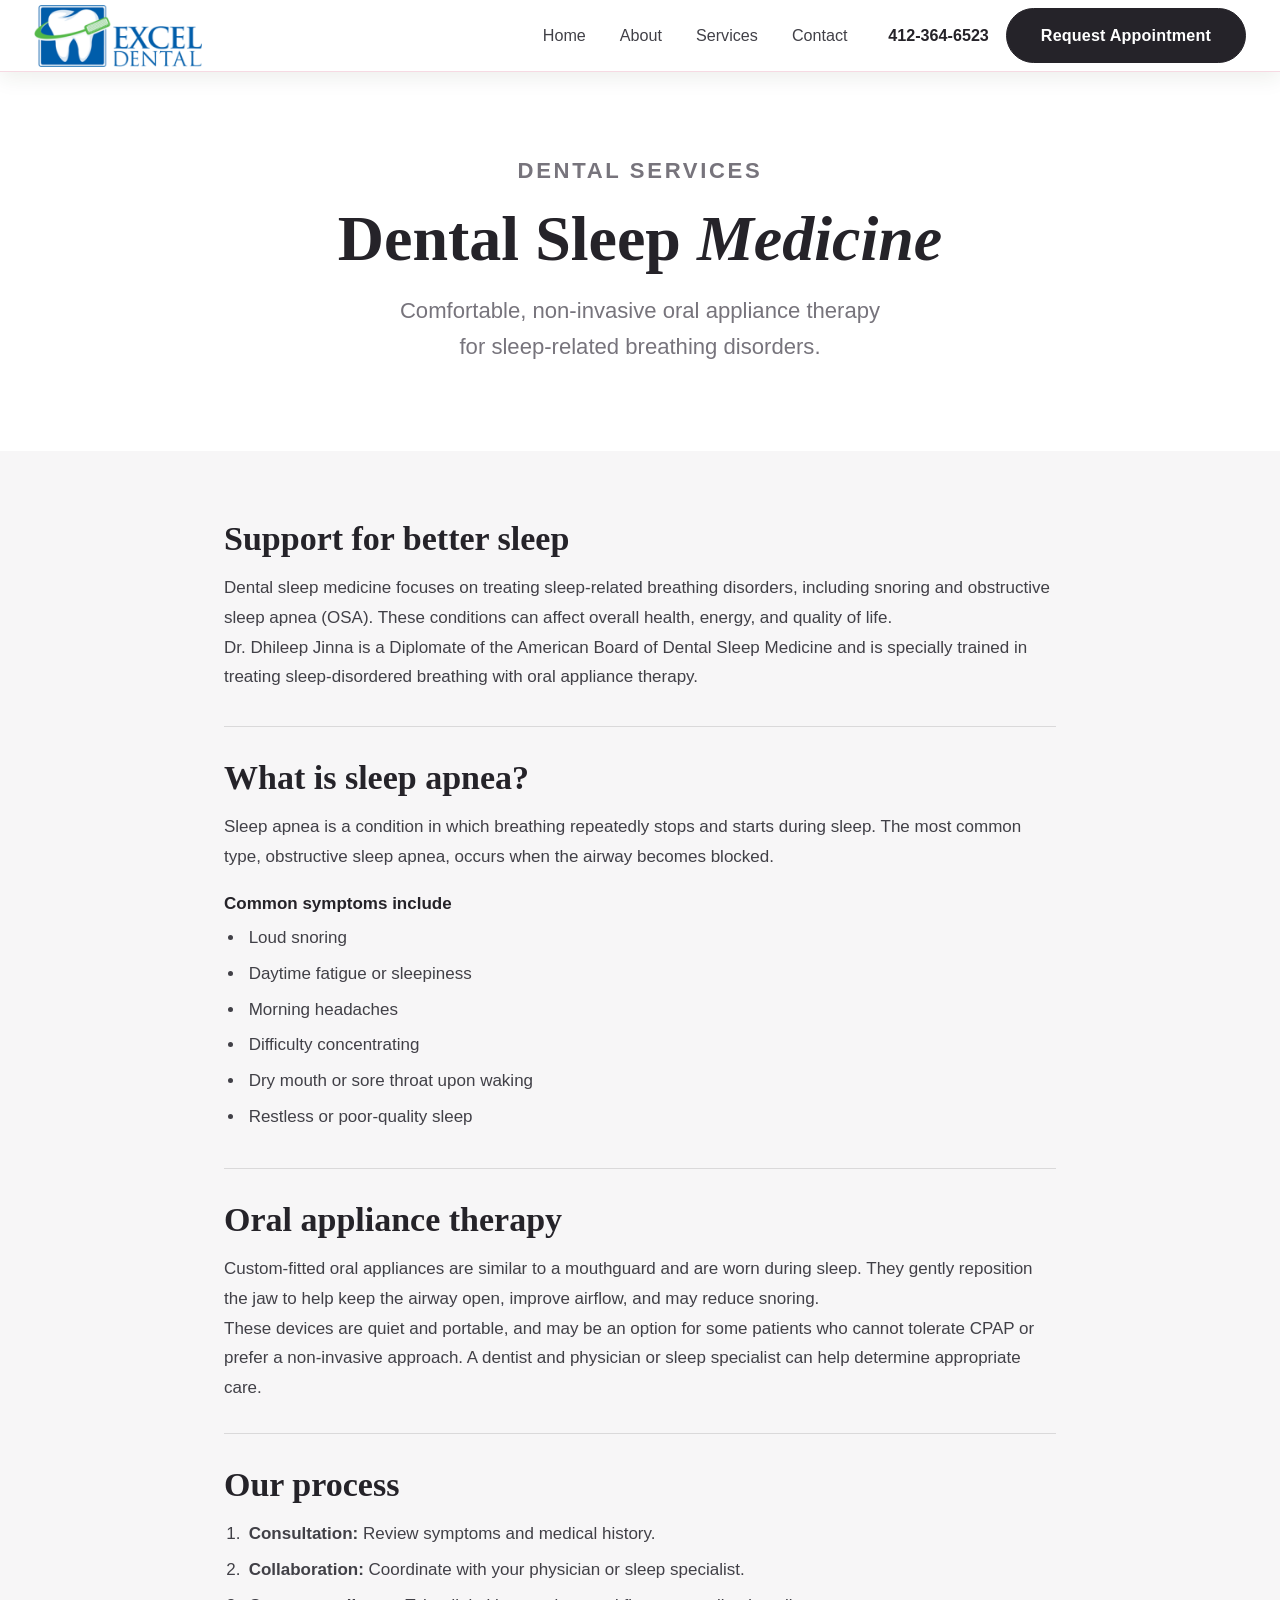
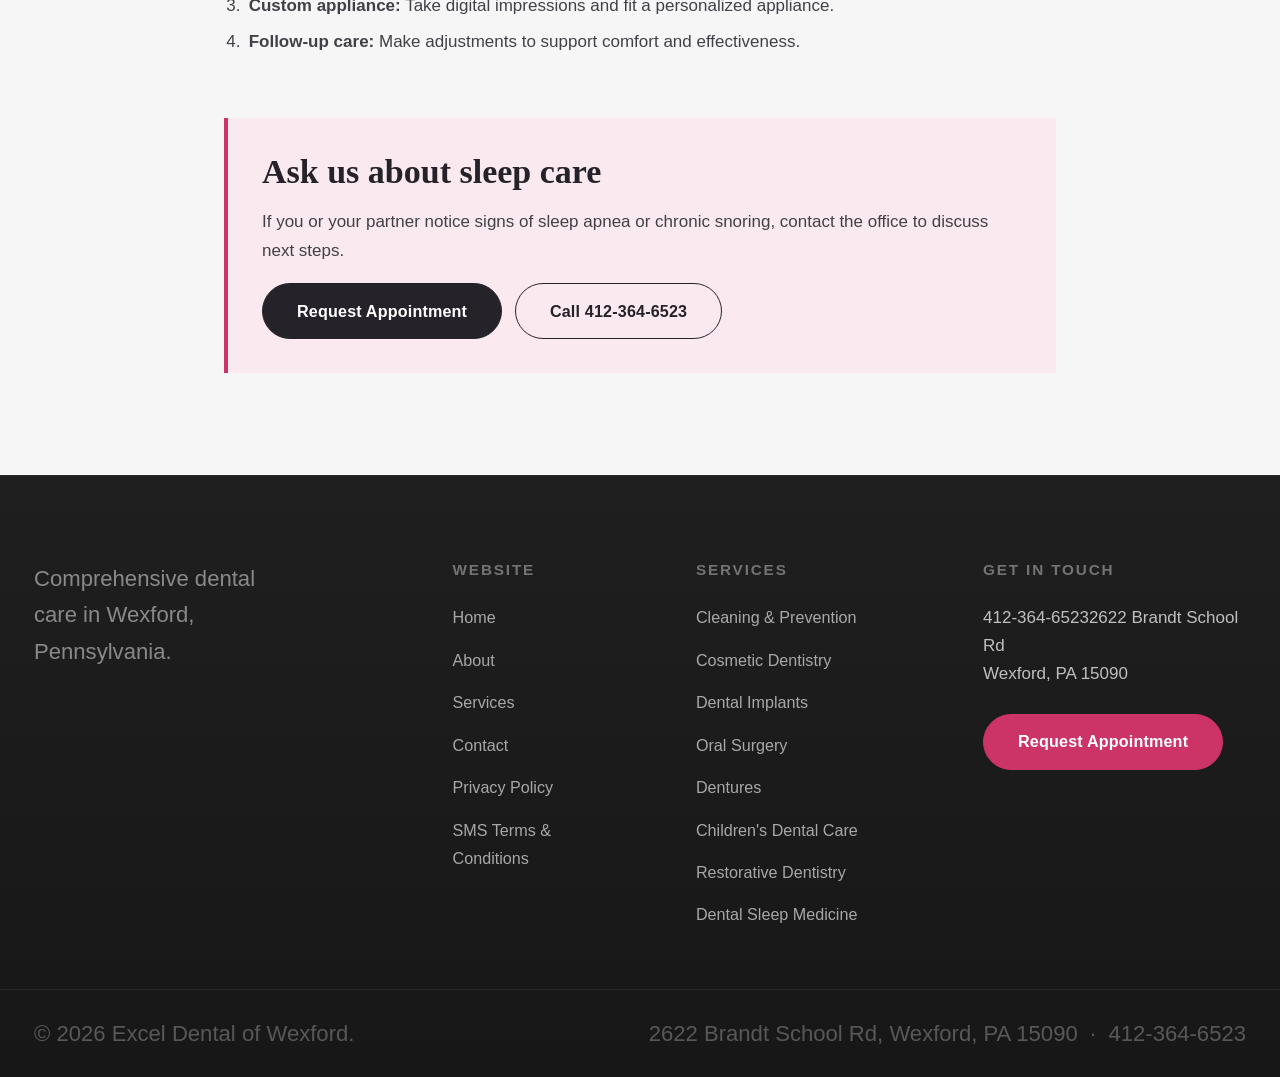
<file: dental-sleep-medicine.html>
<!DOCTYPE html>
<html lang="en">
<head>
  <meta charset="UTF-8" />
  <meta name="viewport" content="width=device-width, initial-scale=1.0" />
  <title>Dental Sleep Medicine | Excel Dental of Wexford</title>
  <meta name="description" content="Learn about custom oral appliance therapy for snoring and obstructive sleep apnea at Excel Dental of Wexford." />
  <link rel="canonical" href="https://www.exceldentalwexford.com/dental-sleep-medicine.html" />
  <meta property="og:type" content="website" />
  <meta property="og:site_name" content="Excel Dental of Wexford" />
  <meta property="og:title" content="Dental Sleep Medicine | Excel Dental of Wexford" />
  <meta property="og:description" content="Custom oral appliance therapy for snoring and obstructive sleep apnea in Wexford, PA." />
  <meta property="og:url" content="https://www.exceldentalwexford.com/dental-sleep-medicine.html" />
  <meta property="og:image" content="https://www.exceldentalwexford.com/assets/images/excel-dental-wexford-logo.png" />
  <link rel="stylesheet" href="css/style.css" />
</head>
<body>
  <header class="navbar" id="navbar">
    <div class="nav-inner">
      <a href="index.html" class="nav-logo" aria-label="Excel Dental of Wexford home"><span class="nav-logo-icon"></span><span class="nav-logo-text"><span class="name">Excel Dental of Wexford</span><span class="tagline">Wexford, PA</span></span></a>
      <nav class="nav-menu" aria-label="Primary navigation">
        <a href="index.html">Home</a><a href="about.html">About</a><a href="services.html">Services</a><a href="contact.html">Contact</a>
      </nav>
      <div class="nav-actions">
        <a href="tel:+14123646523" class="nav-phone">412-364-6523</a>
        <a href="https://appt.link/meet-with-excel-dental-wexford-CfDi1af0/in-person-meeting" target="_blank" rel="noopener" class="btn btn-dark">Request Appointment</a>
      </div>
      <button class="nav-hamburger" id="navHamburger" aria-label="Toggle menu" aria-expanded="false"><span></span><span></span><span></span></button>
    </div>
    <nav class="nav-mobile" aria-label="Mobile navigation">
      <a href="index.html">Home</a><a href="about.html">About</a><a href="services.html">Services</a><a href="contact.html">Contact</a>
      <div class="nav-mobile-cta"><a href="tel:+14123646523" class="btn btn-outline">Call 412-364-6523</a><a href="https://appt.link/meet-with-excel-dental-wexford-CfDi1af0/in-person-meeting" target="_blank" rel="noopener" class="btn btn-dark">Request Appointment</a></div>
    </nav>
  </header>

  <main>
    <section class="page-header">
      <p class="tag">Dental Services</p>
      <h1>Dental Sleep <em>Medicine</em></h1>
      <p>Comfortable, non-invasive oral appliance therapy for sleep-related breathing disorders.</p>
    </section>

    <section class="sleep-content">
      <div class="sleep-intro">
        <h2>Support for better sleep</h2>
        <p>Dental sleep medicine focuses on treating sleep-related breathing disorders, including snoring and obstructive sleep apnea (OSA). These conditions can affect overall health, energy, and quality of life.</p>
        <p>Dr. Dhileep Jinna is a Diplomate of the American Board of Dental Sleep Medicine and is specially trained in treating sleep-disordered breathing with oral appliance therapy.</p>
      </div>

      <section class="sleep-section" aria-labelledby="apnea-heading">
        <h2 id="apnea-heading">What is sleep apnea?</h2>
        <p>Sleep apnea is a condition in which breathing repeatedly stops and starts during sleep. The most common type, obstructive sleep apnea, occurs when the airway becomes blocked.</p>
        <h3>Common symptoms include</h3>
        <ul>
          <li>Loud snoring</li>
          <li>Daytime fatigue or sleepiness</li>
          <li>Morning headaches</li>
          <li>Difficulty concentrating</li>
          <li>Dry mouth or sore throat upon waking</li>
          <li>Restless or poor-quality sleep</li>
        </ul>
      </section>

      <section class="sleep-section" aria-labelledby="appliance-heading">
        <h2 id="appliance-heading">Oral appliance therapy</h2>
        <p>Custom-fitted oral appliances are similar to a mouthguard and are worn during sleep. They gently reposition the jaw to help keep the airway open, improve airflow, and may reduce snoring.</p>
        <p>These devices are quiet and portable, and may be an option for some patients who cannot tolerate CPAP or prefer a non-invasive approach. A dentist and physician or sleep specialist can help determine appropriate care.</p>
      </section>

      <section class="sleep-section" aria-labelledby="process-heading">
        <h2 id="process-heading">Our process</h2>
        <ol>
          <li><strong>Consultation:</strong> Review symptoms and medical history.</li>
          <li><strong>Collaboration:</strong> Coordinate with your physician or sleep specialist.</li>
          <li><strong>Custom appliance:</strong> Take digital impressions and fit a personalized appliance.</li>
          <li><strong>Follow-up care:</strong> Make adjustments to support comfort and effectiveness.</li>
        </ol>
      </section>

      <section class="sleep-cta" aria-labelledby="sleep-cta-heading">
        <h2 id="sleep-cta-heading">Ask us about sleep care</h2>
        <p>If you or your partner notice signs of sleep apnea or chronic snoring, contact the office to discuss next steps.</p>
        <div class="cta-actions"><a href="https://appt.link/meet-with-excel-dental-wexford-CfDi1af0/in-person-meeting" target="_blank" rel="noopener" class="btn btn-dark">Request Appointment</a><a href="tel:+14123646523" class="btn btn-outline">Call 412-364-6523</a></div>
      </section>
    </section>
  </main>

  <footer class="footer">
    <div class="footer-main">
      <div class="footer-brand"><a href="index.html" class="footer-wexford-logo" aria-label="Excel Dental of Wexford home"></a><p>Comprehensive dental care in Wexford, Pennsylvania.</p></div>
      <div class="footer-col"><h4>Website</h4><ul><li><a href="index.html">Home</a></li><li><a href="about.html">About</a></li><li><a href="services.html">Services</a></li><li><a href="contact.html">Contact</a></li><li><a href="wexford-privacy-policy.html">Privacy Policy</a></li><li><a href="wexford-sms-terms.html">SMS Terms &amp; Conditions</a></li></ul></div>
      <div class="footer-col"><h4>Services</h4><ul><li><a href="cleaning-and-prevention.html">Cleaning &amp; Prevention</a></li><li><a href="cosmetic-dentistry.html">Cosmetic Dentistry</a></li><li><a href="dental-implants.html">Dental Implants</a></li><li><a href="oral-surgery.html">Oral Surgery</a></li><li><a href="dentures.html">Dentures</a></li><li><a href="pediatric-dentistry.html">Children's Dental Care</a></li><li><a href="restorative-dentistry.html">Restorative Dentistry</a></li><li><a href="dental-sleep-medicine.html">Dental Sleep Medicine</a></li></ul></div>
      <div class="footer-col"><h4>Get In Touch</h4><div class="footer-contact-info"><a href="tel:+14123646523">412-364-6523</a><a href="https://maps.app.goo.gl/ELgBJtn3nYdZm5mt8" target="_blank" rel="noopener">2622 Brandt School Rd<br />Wexford, PA 15090</a></div><a href="https://appt.link/meet-with-excel-dental-wexford-CfDi1af0/in-person-meeting" target="_blank" rel="noopener" class="btn btn-accent footer-appt-btn">Request Appointment</a></div>
    </div>
    <div class="footer-bottom"><p>&copy; <span id="year"></span> Excel Dental of Wexford.</p><p>2622 Brandt School Rd, Wexford, PA 15090 &nbsp;·&nbsp; 412-364-6523</p></div>
  </footer>
  <script src="js/main.js"></script>
</body>
</html>
</file>
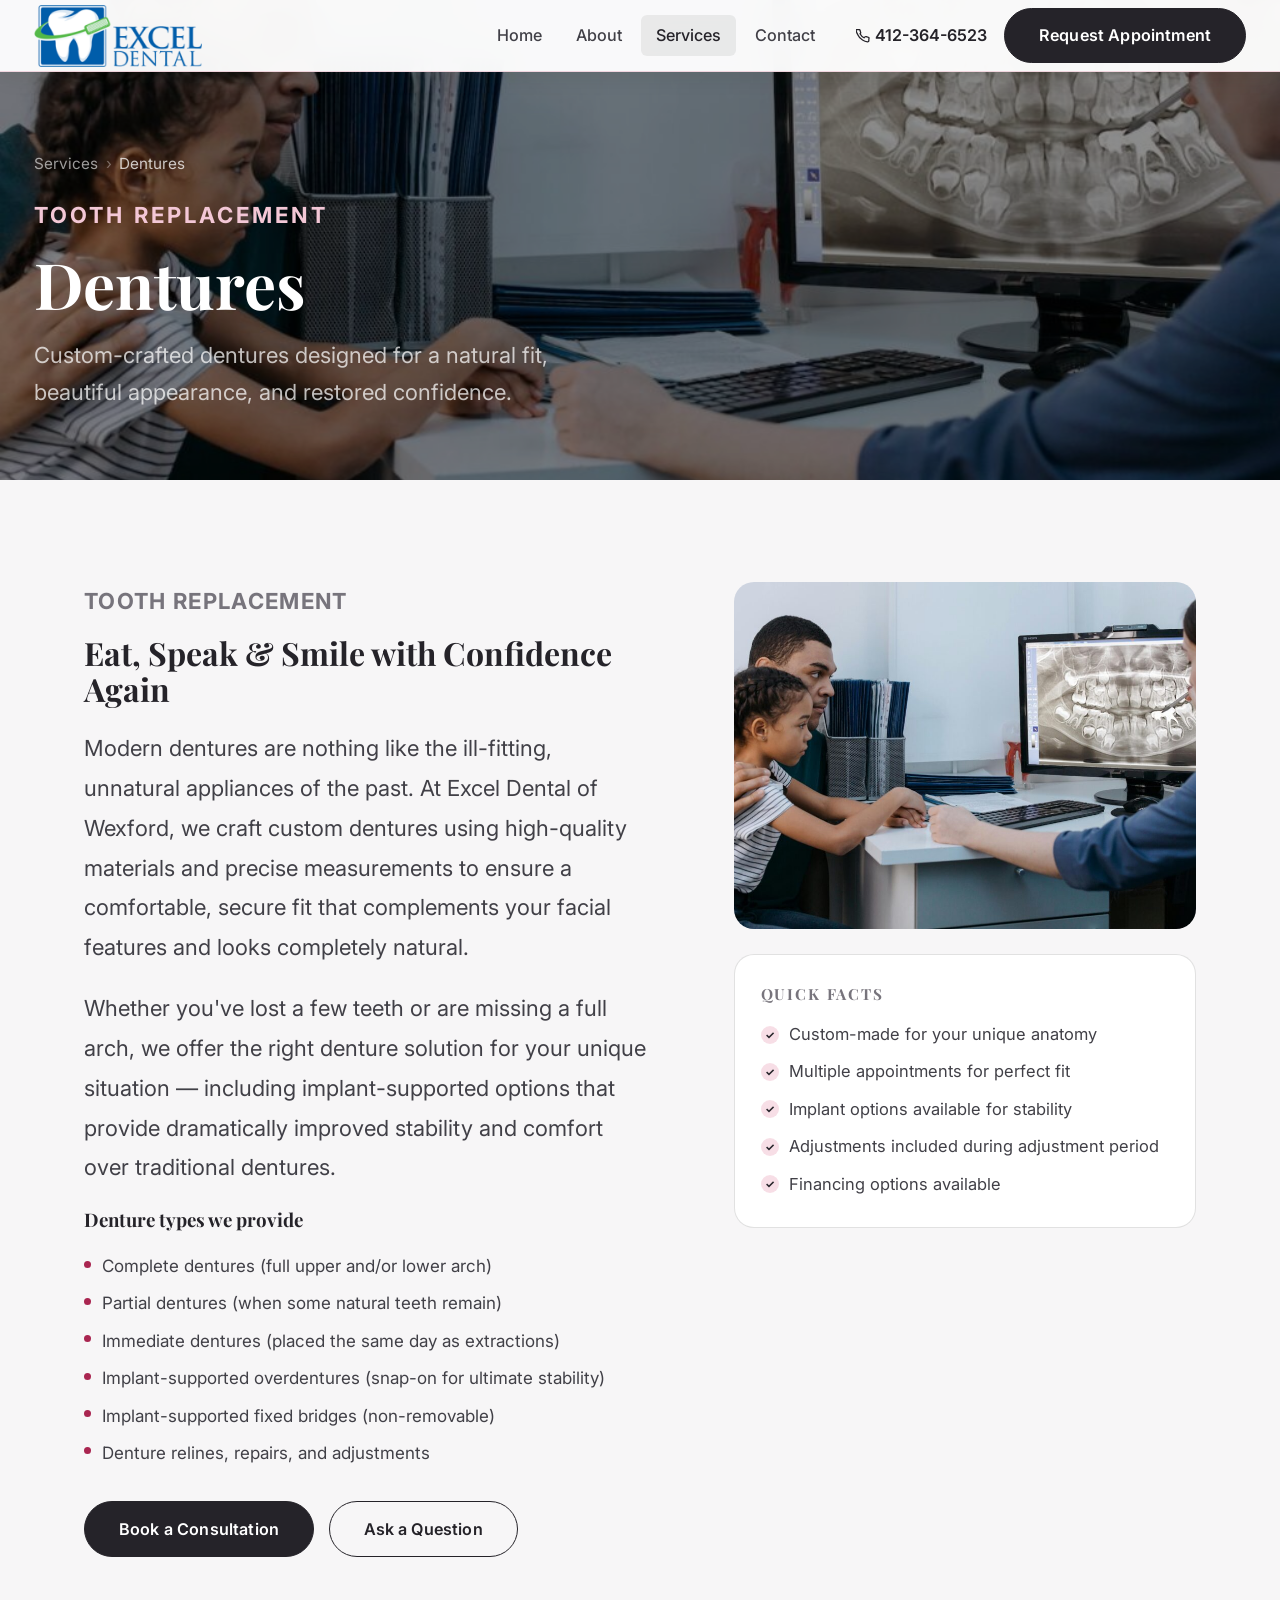
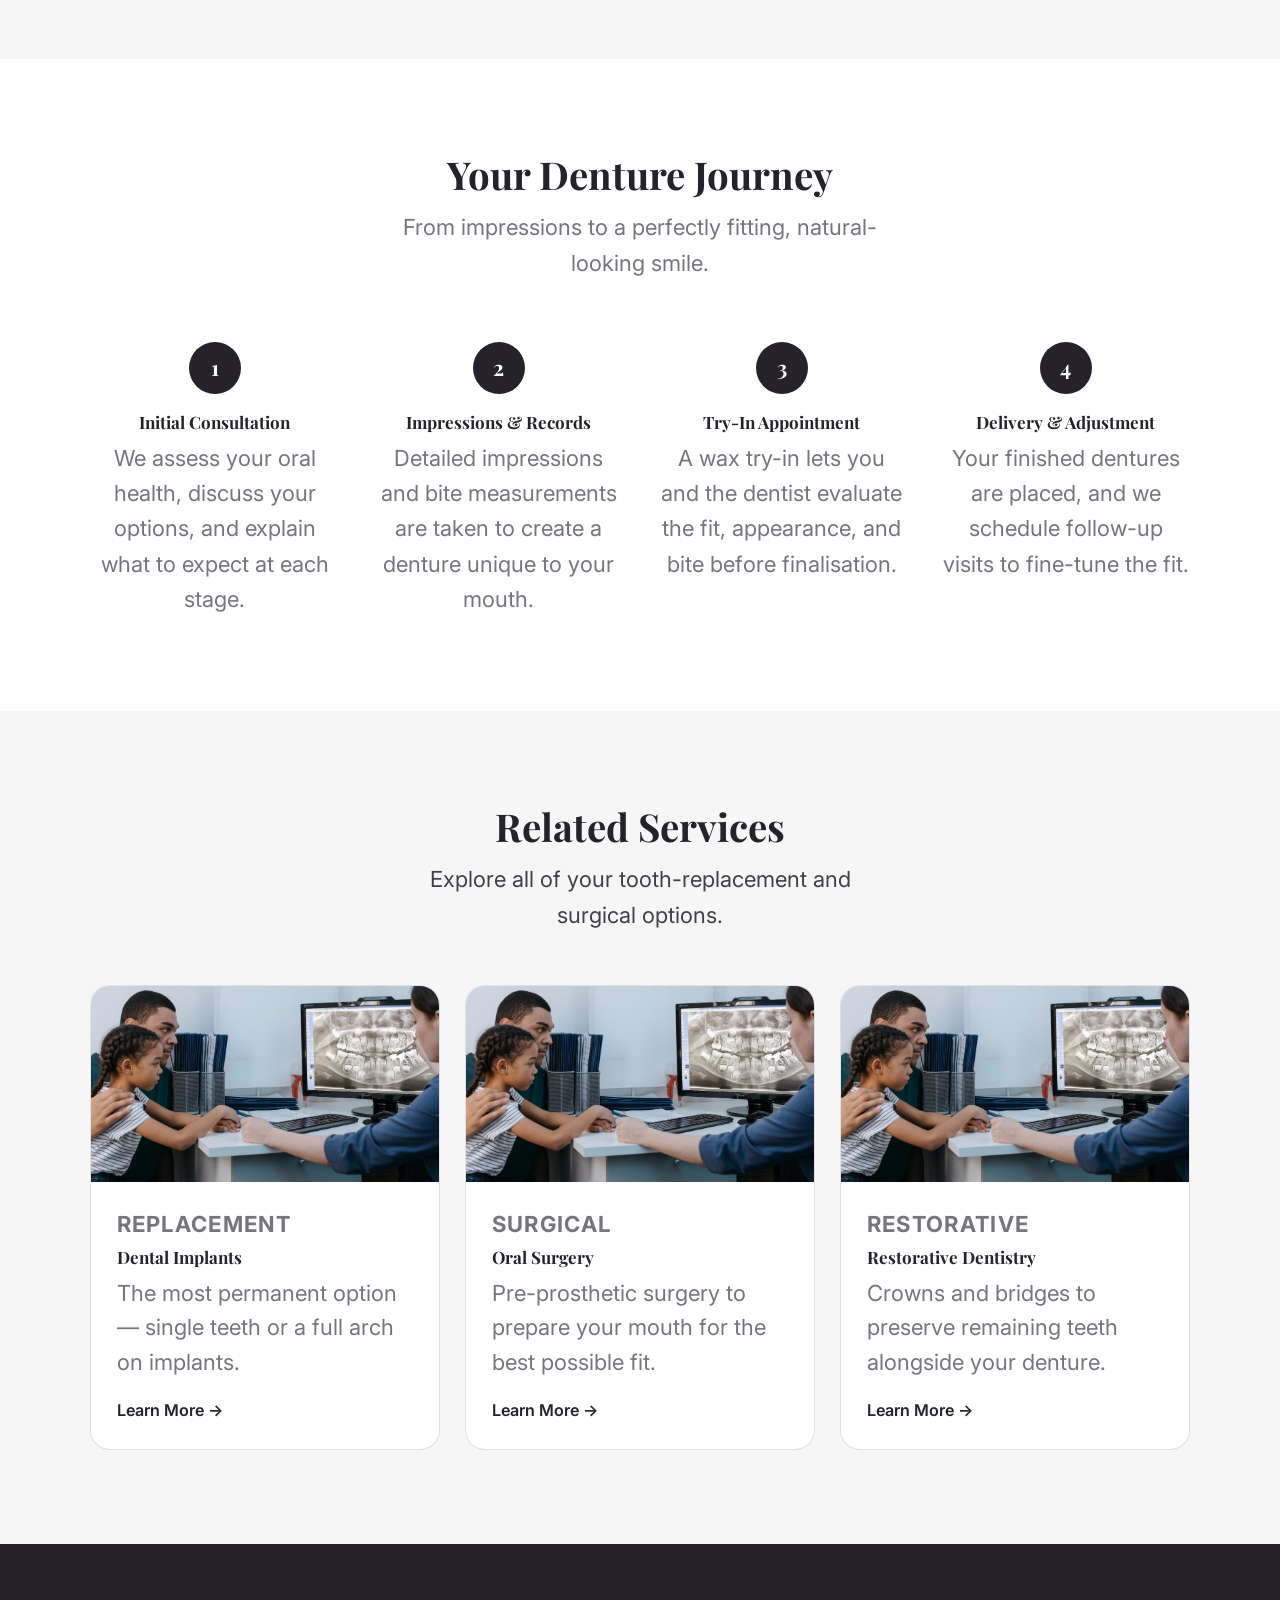
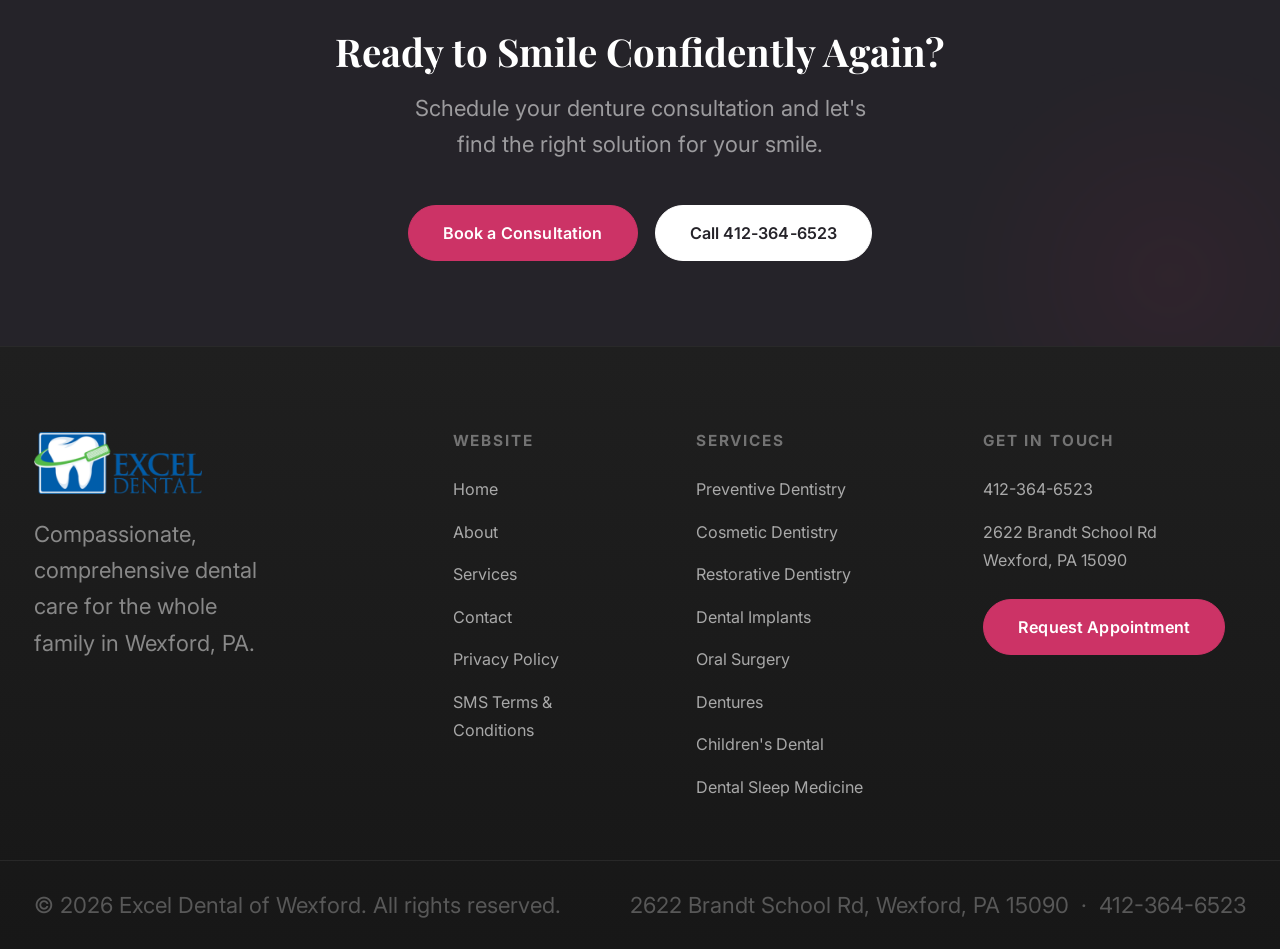
<file: dentures.html>
<!DOCTYPE html>
<html lang="en">
<head>
  <meta charset="UTF-8" />
  <meta name="viewport" content="width=device-width, initial-scale=1.0" />
  <title>Dentures | Excel Dental of Wexford</title>
  <meta name="description" content="Custom full and partial dentures, including implant-supported dentures, at Excel Dental of Wexford in Wexford, PA. Eat, speak, and smile with confidence again." />
  <link rel="canonical" href="https://www.exceldentalwexford.com/dentures.html" />
  <meta property="og:type" content="website" />
  <meta property="og:site_name" content="Excel Dental of Wexford" />
  <meta property="og:title" content="Dentures | Excel Dental of Wexford" />
  <meta property="og:description" content="Custom full and partial dentures, including implant-supported dentures, at Excel Dental of Wexford in Wexford, PA. Eat, speak, and smile with confidence again." />
  <meta property="og:url" content="https://www.exceldentalwexford.com/dentures.html" />
  <meta property="og:image" content="https://www.exceldentalwexford.com/assets/images/excel-dental-wexford-logo.png" />
  <meta name="twitter:card" content="summary_large_image" />
  <meta name="twitter:title" content="Dentures | Excel Dental of Wexford" />
  <meta name="twitter:description" content="Custom full and partial dentures, including implant-supported dentures, at Excel Dental of Wexford in Wexford, PA. Eat, speak, and smile with confidence again." />
  <meta name="twitter:image" content="https://www.exceldentalwexford.com/assets/images/excel-dental-wexford-logo.png" />
  <link rel="preconnect" href="https://fonts.googleapis.com" />
  <link rel="preconnect" href="https://fonts.gstatic.com" crossorigin />
  <link href="https://fonts.googleapis.com/css2?family=Playfair+Display:ital,wght@0,400;0,600;0,700;1,400;1,600&family=Inter:wght@300;400;500;600;700&display=swap" rel="stylesheet" />
  <link rel="stylesheet" href="css/style.css" />
  <script type="application/ld+json">
  {
    "@context": "https://schema.org",
    "@type": "MedicalProcedure",
    "name": "Dentures",
    "description": "Custom full and partial dentures, including implant-supported dentures, at Excel Dental of Wexford in Wexford, PA. Eat, speak, and smile with confidence again.",
    "url": "https://www.exceldentalwexford.com/dentures.html",
    "procedureType": "https://health-lifesci.schema.org/NoninvasiveProcedure",
    "performer": {
      "@type": "Dentist",
      "name": "Excel Dental of Wexford",
      "url": "https://www.exceldentalwexford.com/"
    }
  }
  </script>
  <link rel="icon" href="/favicon.ico" sizes="any" />
  <script type="application/ld+json">
  {
    "@context": "https://schema.org",
    "@type": "BreadcrumbList",
    "itemListElement": [
      { "@type": "ListItem", "position": 1, "name": "Home", "item": "https://www.exceldentalwexford.com/" },
      { "@type": "ListItem", "position": 2, "name": "Services", "item": "https://www.exceldentalwexford.com/services.html" },
      { "@type": "ListItem", "position": 3, "name": "Dentures", "item": "https://www.exceldentalwexford.com/dentures.html" }
    ]
  }
  </script>
</head>
<body>

  <!-- NAV -->
  <header class="navbar" id="navbar">
    <div class="nav-inner">
      <a href="index.html" class="nav-logo" aria-label="Excel Dental of Wexford — home">
        <div class="nav-logo-icon"><svg viewBox="-32 0 512 512" xmlns="http://www.w3.org/2000/svg" aria-hidden="true" style="fill:#fff;"><path d="M443.98 96.25c-11.01-45.22-47.11-82.06-92.01-93.72-32.19-8.36-63 5.1-89.14 24.33-3.25 2.39-6.96 3.73-10.5 5.48l28.32 18.21c7.42 4.77 9.58 14.67 4.8 22.11-4.46 6.95-14.27 9.86-22.11 4.8L162.83 12.84c-20.7-10.85-43.38-16.4-66.81-10.31-44.9 11.67-81 48.5-92.01 93.72-10.13 41.62-.42 80.81 21.5 110.43 23.36 31.57 32.68 68.66 36.29 107.35 4.4 47.16 10.33 94.16 20.94 140.32l7.8 33.95c3.19 13.87 15.49 23.7 29.67 23.7 13.97 0 26.15-9.55 29.54-23.16l34.47-138.42c4.56-18.32 20.96-31.16 39.76-31.16s35.2 12.85 39.76 31.16l34.47 138.42c3.39 13.61 15.57 23.16 29.54 23.16 14.18 0 26.48-9.83 29.67-23.7l7.8-33.95c10.61-46.15 16.53-93.16 20.94-140.32 3.61-38.7 12.93-75.78 36.29-107.35 21.95-29.61 31.66-68.8 21.53-110.43z"/></svg></div>
        <div class="nav-logo-text"><span class="name">Excel Dental of Wexford</span><span class="tagline">Wexford, PA</span></div>
      </a>
      <nav class="nav-menu" aria-label="Primary navigation">
        <a href="index.html">Home</a><a href="about.html">About</a><a href="services.html" class="active">Services</a><a href="contact.html">Contact</a>
      </nav>
      <div class="nav-actions">
        <a href="tel:4123646523" class="nav-phone"><svg width="14" height="14" viewBox="0 0 24 24" fill="none" stroke="currentColor" stroke-width="2.2" stroke-linecap="round" stroke-linejoin="round" aria-hidden="true"><path d="M22 16.92v3a2 2 0 01-2.18 2 19.79 19.79 0 01-8.63-3.07A19.5 19.5 0 013.06 9.81a19.79 19.79 0 01-3.07-8.67A2 2 0 012.18 1h3a2 2 0 012 1.72c.127.96.361 1.903.7 2.81a2 2 0 01-.45 2.11L6.91 8.16a16 16 0 006.93 6.93l1.52-1.52a2 2 0 012.11-.45c.907.339 1.85.573 2.81.7A2 2 0 0122 16.92z"/></svg>412-364-6523</a>
        <a href="https://appt.link/meet-with-excel-dental-wexford-CfDi1af0/in-person-meeting" target="_blank" rel="noopener" class="btn btn-dark">Request Appointment</a>
      </div>
      <button class="nav-hamburger" id="navHamburger" aria-label="Toggle menu" aria-expanded="false"><span></span><span></span><span></span></button>
    </div>
    <nav class="nav-mobile" aria-label="Mobile navigation">
      <a href="index.html">Home</a><a href="about.html">About</a><a href="services.html">Services</a><a href="contact.html">Contact</a>
      <div class="nav-mobile-cta"><a href="tel:4123646523" class="btn btn-outline">📞 412-364-6523</a><a href="https://appt.link/meet-with-excel-dental-wexford-CfDi1af0/in-person-meeting" target="_blank" rel="noopener" class="btn btn-dark">Request Appointment</a></div>
    </nav>
  </header>

  <!-- HERO -->
  <section class="srv-page-hero" aria-labelledby="srv-heading">
    <div class="srv-page-hero-bg" style="background-image:url('assets/images/wexford-home-photo.jpg');"></div>
    <div class="srv-page-hero-body">
      <div class="breadcrumb"><a href="services.html">Services</a><span>›</span><span style="color:rgba(255,255,255,.75);">Dentures</span></div>
      <p class="stag">Tooth Replacement</p>
      <h1 id="srv-heading">Dentures</h1>
      <p class="hero-sub">Custom-crafted dentures designed for a natural fit, beautiful appearance, and restored confidence.</p>
    </div>
  </section>

  <!-- BODY -->
  <div class="srv-page-body">
    <div class="srv-page-content fade-up">
      <p class="stag">Tooth Replacement</p>
      <h2>Eat, Speak &amp; Smile with Confidence Again</h2>
      <p>Modern dentures are nothing like the ill-fitting, unnatural appliances of the past. At Excel Dental of Wexford, we craft custom dentures using high-quality materials and precise measurements to ensure a comfortable, secure fit that complements your facial features and looks completely natural.</p>
      <p>Whether you've lost a few teeth or are missing a full arch, we offer the right denture solution for your unique situation — including implant-supported options that provide dramatically improved stability and comfort over traditional dentures.</p>
      <h3 style="font-size:1.1rem;margin-bottom:.75rem;margin-top:.25rem;">Denture types we provide</h3>
      <ul>
        <li>Complete dentures (full upper and/or lower arch)</li>
        <li>Partial dentures (when some natural teeth remain)</li>
        <li>Immediate dentures (placed the same day as extractions)</li>
        <li>Implant-supported overdentures (snap-on for ultimate stability)</li>
        <li>Implant-supported fixed bridges (non-removable)</li>
        <li>Denture relines, repairs, and adjustments</li>
      </ul>
      <div class="srv-page-actions">
        <a href="https://appt.link/meet-with-excel-dental-wexford-CfDi1af0/in-person-meeting" target="_blank" rel="noopener" class="btn btn-dark">Book a Consultation</a>
        <a href="contact.html" class="btn btn-outline">Ask a Question</a>
      </div>
    </div>
    <aside class="srv-page-sidebar">
      <div class="srv-sidebar-img fade-up"><img src="assets/images/wexford-home-photo.jpg" alt="Patient smiling confidently with new dentures" loading="lazy" /></div>
      <div class="srv-info-card fade-up">
        <h4>Quick Facts</h4>
        <ul>
          <li>Custom-made for your unique anatomy</li>
          <li>Multiple appointments for perfect fit</li>
          <li>Implant options available for stability</li>
          <li>Adjustments included during adjustment period</li>
          <li>Financing options available</li>
        </ul>
      </div>
    </aside>
  </div>

  <!-- PROCESS -->
  <section class="process-section" aria-labelledby="process-heading">
    <div class="section-header fade-up"><h2 id="process-heading">Your Denture Journey</h2><p>From impressions to a perfectly fitting, natural-looking smile.</p></div>
    <div class="process-steps">
      <div class="process-step fade-up"><div class="step-num">1</div><h3>Initial Consultation</h3><p>We assess your oral health, discuss your options, and explain what to expect at each stage.</p></div>
      <div class="process-step fade-up"><div class="step-num">2</div><h3>Impressions &amp; Records</h3><p>Detailed impressions and bite measurements are taken to create a denture unique to your mouth.</p></div>
      <div class="process-step fade-up"><div class="step-num">3</div><h3>Try-In Appointment</h3><p>A wax try-in lets you and the dentist evaluate the fit, appearance, and bite before finalisation.</p></div>
      <div class="process-step fade-up"><div class="step-num">4</div><h3>Delivery &amp; Adjustment</h3><p>Your finished dentures are placed, and we schedule follow-up visits to fine-tune the fit.</p></div>
    </div>
  </section>

  <!-- RELATED -->
  <section class="related-section" aria-labelledby="related-heading">
    <div class="section-header fade-up"><h2 id="related-heading">Related Services</h2><p>Explore all of your tooth-replacement and surgical options.</p></div>
    <div class="related-grid">
      <a href="dental-implants.html" class="related-card"><div class="related-card-img"><img src="assets/images/wexford-home-photo.jpg" alt="Dental Implants" loading="lazy" /></div><div class="related-card-body"><p class="stag">Replacement</p><h3>Dental Implants</h3><p>The most permanent option — single teeth or a full arch on implants.</p><span class="related-card-link">Learn More →</span></div></a>
      <a href="oral-surgery.html" class="related-card"><div class="related-card-img"><img src="assets/images/wexford-home-photo.jpg" alt="Oral Surgery" loading="lazy" /></div><div class="related-card-body"><p class="stag">Surgical</p><h3>Oral Surgery</h3><p>Pre-prosthetic surgery to prepare your mouth for the best possible fit.</p><span class="related-card-link">Learn More →</span></div></a>
      <a href="restorative-dentistry.html" class="related-card"><div class="related-card-img"><img src="assets/images/wexford-home-photo.jpg" alt="Restorative" loading="lazy" /></div><div class="related-card-body"><p class="stag">Restorative</p><h3>Restorative Dentistry</h3><p>Crowns and bridges to preserve remaining teeth alongside your denture.</p><span class="related-card-link">Learn More →</span></div></a>
    </div>
  </section>

  <!-- CTA -->
  <section class="cta-banner"><h2 class="fade-up">Ready to Smile Confidently Again?</h2><p class="fade-up">Schedule your denture consultation and let's find the right solution for your smile.</p><div class="cta-actions fade-up"><a href="https://appt.link/meet-with-excel-dental-wexford-CfDi1af0/in-person-meeting" target="_blank" rel="noopener" class="btn btn-accent">Book a Consultation</a><a href="tel:4123646523" class="btn btn-light">Call 412-364-6523</a></div></section>

  <!-- FOOTER -->
  <footer class="footer">
    <div class="footer-main">
      <div class="footer-brand"><div class="f-logo"><div class="f-logo-icon"><svg viewBox="-32 0 512 512" xmlns="http://www.w3.org/2000/svg" aria-hidden="true" style="fill:#2a2a2a;"><path d="M443.98 96.25c-11.01-45.22-47.11-82.06-92.01-93.72-32.19-8.36-63 5.1-89.14 24.33-3.25 2.39-6.96 3.73-10.5 5.48l28.32 18.21c7.42 4.77 9.58 14.67 4.8 22.11-4.46 6.95-14.27 9.86-22.11 4.8L162.83 12.84c-20.7-10.85-43.38-16.4-66.81-10.31-44.9 11.67-81 48.5-92.01 93.72-10.13 41.62-.42 80.81 21.5 110.43 23.36 31.57 32.68 68.66 36.29 107.35 4.4 47.16 10.33 94.16 20.94 140.32l7.8 33.95c3.19 13.87 15.49 23.7 29.67 23.7 13.97 0 26.15-9.55 29.54-23.16l34.47-138.42c4.56-18.32 20.96-31.16 39.76-31.16s35.2 12.85 39.76 31.16l34.47 138.42c3.39 13.61 15.57 23.16 29.54 23.16 14.18 0 26.48-9.83 29.67-23.7l7.8-33.95c10.61-46.15 16.53-93.16 20.94-140.32 3.61-38.7 12.93-75.78 36.29-107.35 21.95-29.61 31.66-68.8 21.53-110.43z"/></svg></div><div class="f-logo-text"><span class="name">Excel Dental</span><span class="care">Care</span></div></div><p>Compassionate, comprehensive dental care for the whole family in Wexford, PA.</p></div>
      <div class="footer-col"><h4>Website</h4><ul><li><a href="index.html">Home</a></li><li><a href="about.html">About</a></li><li><a href="services.html">Services</a></li><li><a href="contact.html">Contact</a></li></ul></div>
      <div class="footer-col"><h4>Services</h4><ul><li><a href="cleaning-and-prevention.html">Preventive Dentistry</a></li><li><a href="cosmetic-dentistry.html">Cosmetic Dentistry</a></li><li><a href="restorative-dentistry.html">Restorative Dentistry</a></li><li><a href="dental-implants.html">Dental Implants</a></li><li><a href="oral-surgery.html">Oral Surgery</a></li><li><a href="dentures.html">Dentures</a></li><li><a href="pediatric-dentistry.html">Children's Dental</a></li></ul></div>
      <div class="footer-col"><h4>Get In Touch</h4><ul><li><a href="tel:4123646523">412-364-6523</a></li><li><a href="https://maps.app.goo.gl/ELgBJtn3nYdZm5mt8" target="_blank" rel="noopener">2622 Brandt School Rd<br>Wexford, PA 15090</a></li></ul><a href="https://appt.link/meet-with-excel-dental-wexford-CfDi1af0/in-person-meeting" target="_blank" rel="noopener" class="btn btn-accent footer-appt-btn">Request Appointment</a></div>
    </div>
    <div class="footer-bottom"><p>&copy; <span id="year"></span> Excel Dental of Wexford. All rights reserved.</p><p>2622 Brandt School Rd, Wexford, PA 15090 &nbsp;·&nbsp; 412-364-6523</p></div>
  </footer>
  <script src="js/main.js"></script>
</body>
</html>
</file>
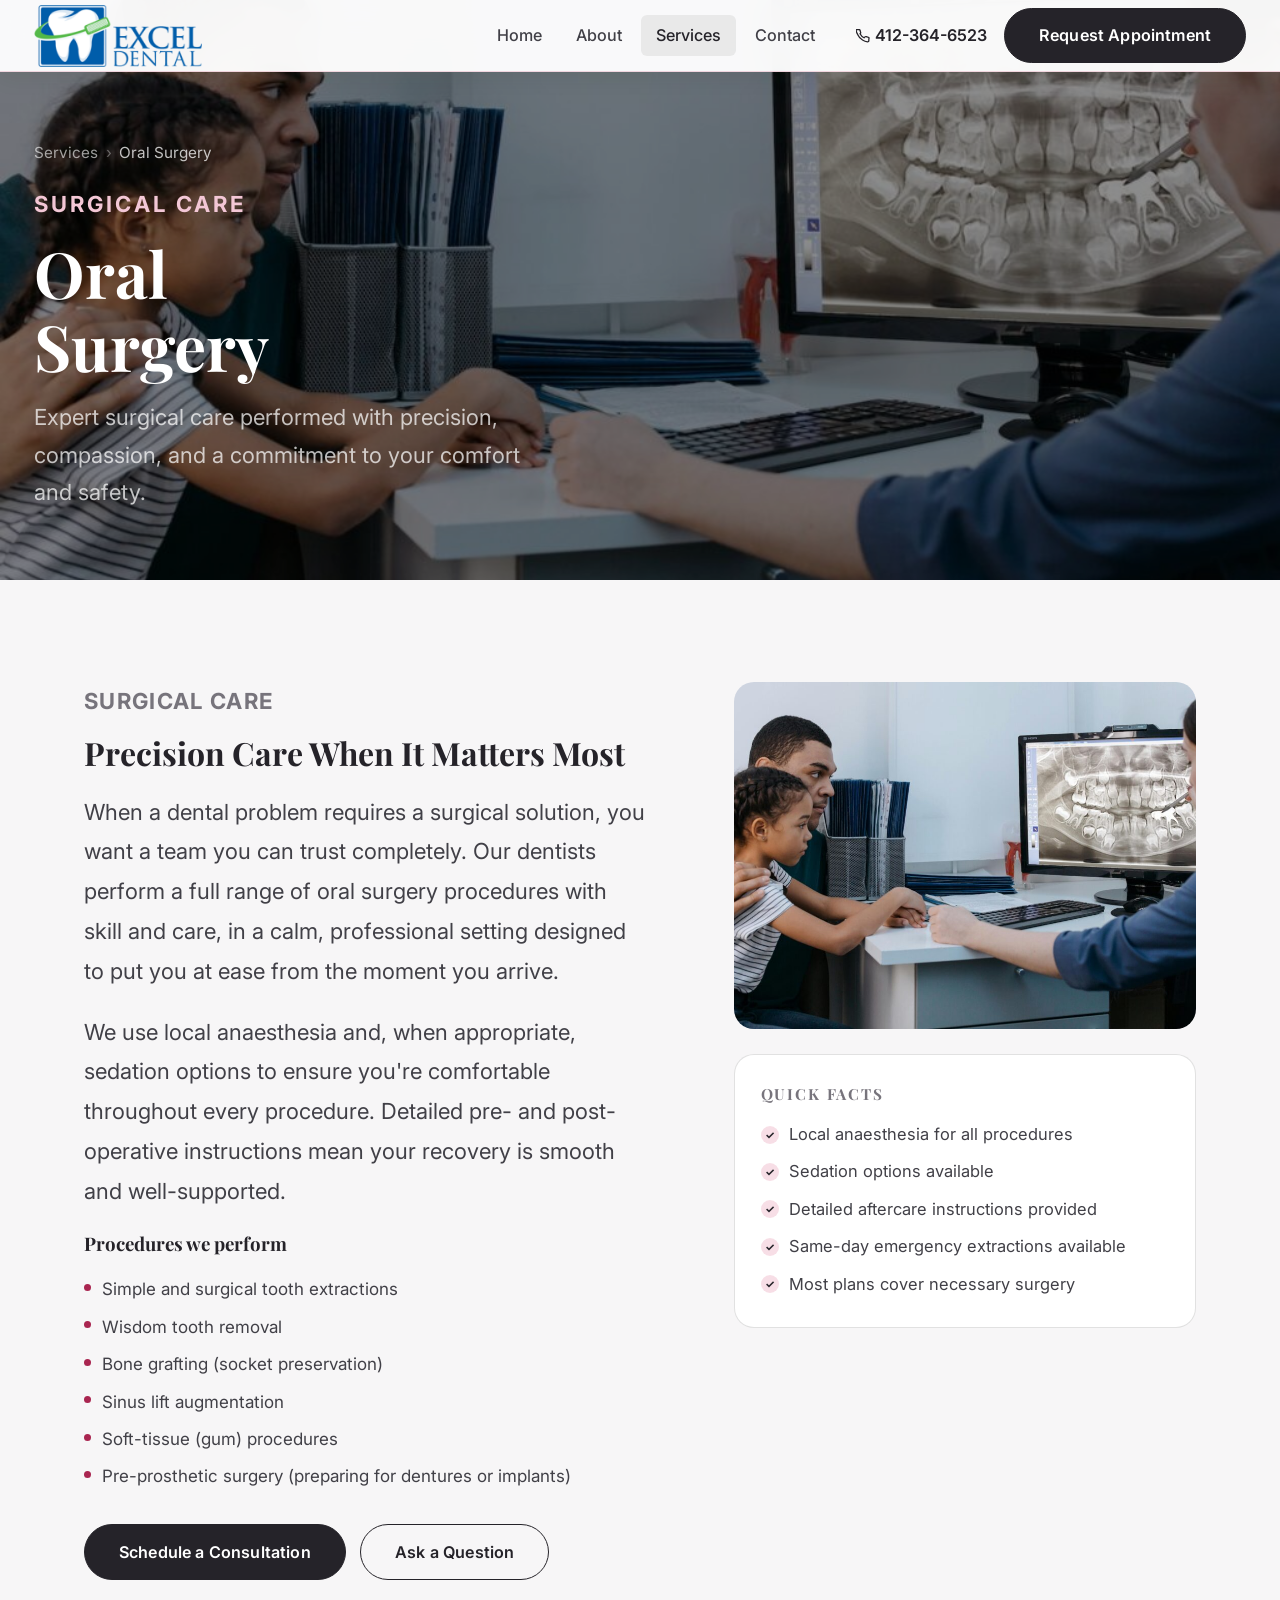
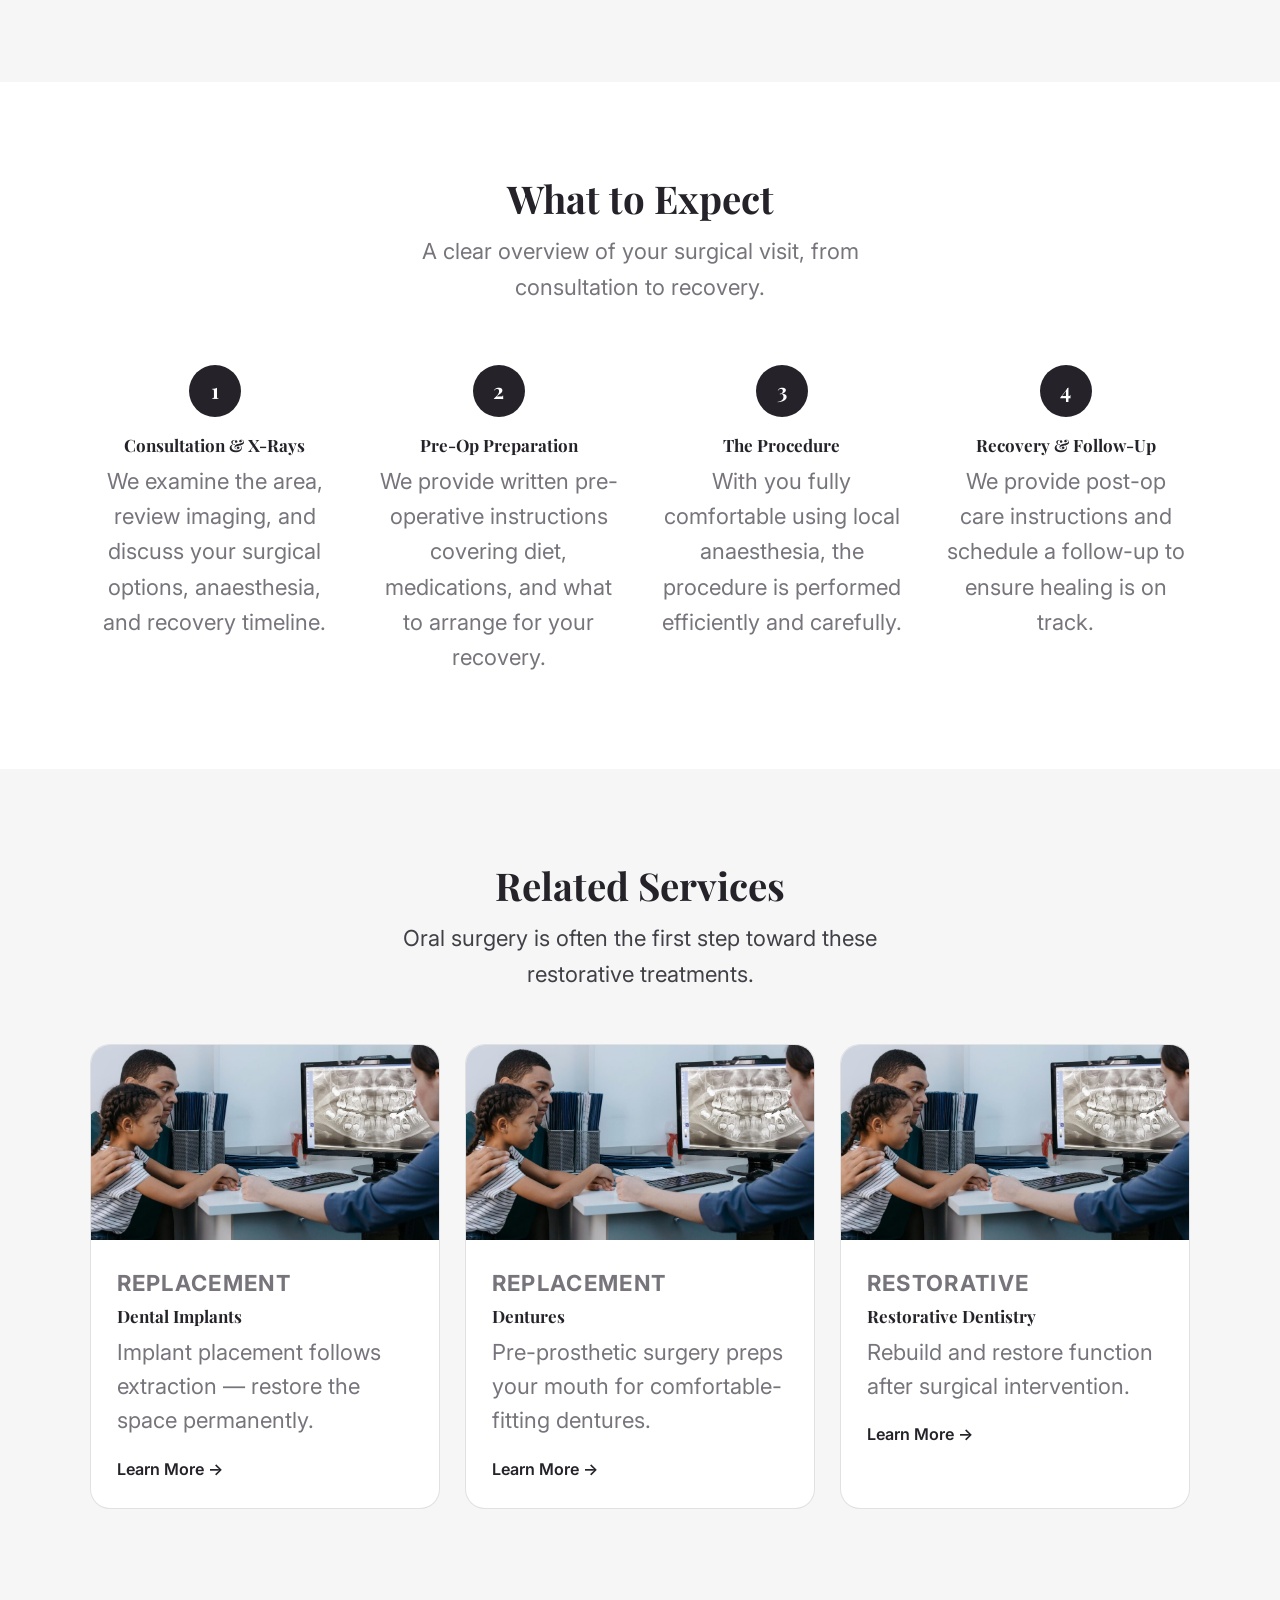
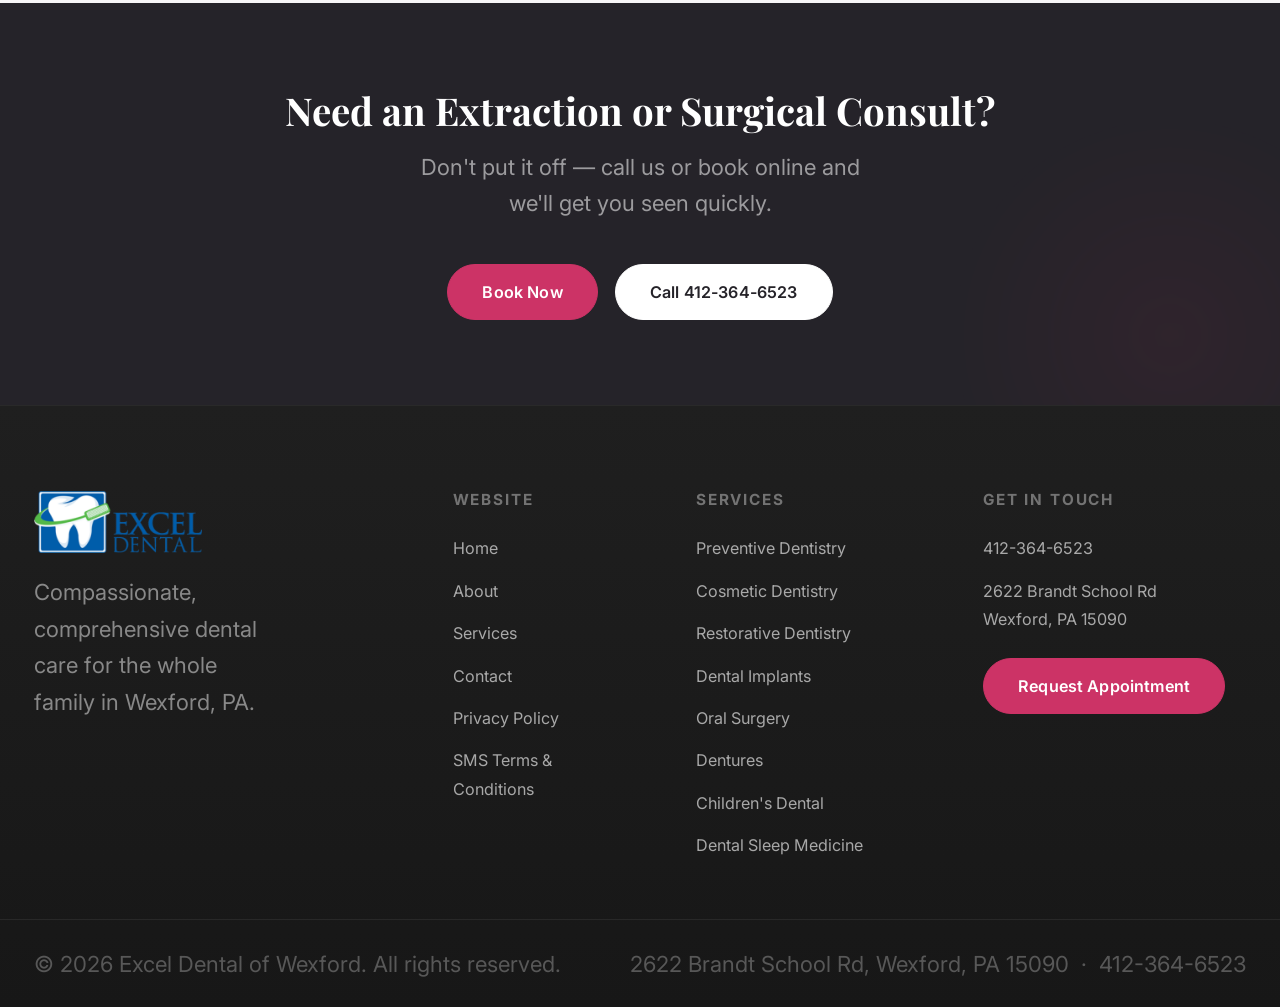
<file: oral-surgery.html>
<!DOCTYPE html>
<html lang="en">
<head>
  <meta charset="UTF-8" />
  <meta name="viewport" content="width=device-width, initial-scale=1.0" />
  <title>Oral Surgery | Excel Dental of Wexford</title>
  <meta name="description" content="Tooth extractions, wisdom tooth removal, bone grafting, and more at Excel Dental of Wexford in Wexford, PA. Precise, comfortable oral surgery in a caring environment." />
  <link rel="canonical" href="https://www.exceldentalwexford.com/oral-surgery.html" />
  <meta property="og:type" content="website" />
  <meta property="og:site_name" content="Excel Dental of Wexford" />
  <meta property="og:title" content="Oral Surgery | Excel Dental of Wexford" />
  <meta property="og:description" content="Tooth extractions, wisdom tooth removal, bone grafting, and more at Excel Dental of Wexford in Wexford, PA. Precise, comfortable oral surgery in a caring environment." />
  <meta property="og:url" content="https://www.exceldentalwexford.com/oral-surgery.html" />
  <meta property="og:image" content="https://www.exceldentalwexford.com/assets/images/excel-dental-wexford-logo.png" />
  <meta name="twitter:card" content="summary_large_image" />
  <meta name="twitter:title" content="Oral Surgery | Excel Dental of Wexford" />
  <meta name="twitter:description" content="Tooth extractions, wisdom tooth removal, bone grafting, and more at Excel Dental of Wexford in Wexford, PA. Precise, comfortable oral surgery in a caring environment." />
  <meta name="twitter:image" content="https://www.exceldentalwexford.com/assets/images/excel-dental-wexford-logo.png" />
  <link rel="preconnect" href="https://fonts.googleapis.com" />
  <link rel="preconnect" href="https://fonts.gstatic.com" crossorigin />
  <link href="https://fonts.googleapis.com/css2?family=Playfair+Display:ital,wght@0,400;0,600;0,700;1,400;1,600&family=Inter:wght@300;400;500;600;700&display=swap" rel="stylesheet" />
  <link rel="stylesheet" href="css/style.css" />
  <script type="application/ld+json">
  {
    "@context": "https://schema.org",
    "@type": "MedicalProcedure",
    "name": "Oral Surgery",
    "description": "Tooth extractions, wisdom tooth removal, bone grafting, and more at Excel Dental of Wexford in Wexford, PA. Precise, comfortable oral surgery in a caring environment.",
    "url": "https://www.exceldentalwexford.com/oral-surgery.html",
    "procedureType": "https://health-lifesci.schema.org/SurgicalProcedure",
    "performer": {
      "@type": "Dentist",
      "name": "Excel Dental of Wexford",
      "url": "https://www.exceldentalwexford.com/"
    }
  }
  </script>
  <link rel="icon" href="/favicon.ico" sizes="any" />
  <script type="application/ld+json">
  {
    "@context": "https://schema.org",
    "@type": "BreadcrumbList",
    "itemListElement": [
      { "@type": "ListItem", "position": 1, "name": "Home", "item": "https://www.exceldentalwexford.com/" },
      { "@type": "ListItem", "position": 2, "name": "Services", "item": "https://www.exceldentalwexford.com/services.html" },
      { "@type": "ListItem", "position": 3, "name": "Oral Surgery", "item": "https://www.exceldentalwexford.com/oral-surgery.html" }
    ]
  }
  </script>
</head>
<body>

  <!-- NAV -->
  <header class="navbar" id="navbar">
    <div class="nav-inner">
      <a href="index.html" class="nav-logo" aria-label="Excel Dental of Wexford — home">
        <div class="nav-logo-icon"><svg viewBox="-32 0 512 512" xmlns="http://www.w3.org/2000/svg" aria-hidden="true" style="fill:#fff;"><path d="M443.98 96.25c-11.01-45.22-47.11-82.06-92.01-93.72-32.19-8.36-63 5.1-89.14 24.33-3.25 2.39-6.96 3.73-10.5 5.48l28.32 18.21c7.42 4.77 9.58 14.67 4.8 22.11-4.46 6.95-14.27 9.86-22.11 4.8L162.83 12.84c-20.7-10.85-43.38-16.4-66.81-10.31-44.9 11.67-81 48.5-92.01 93.72-10.13 41.62-.42 80.81 21.5 110.43 23.36 31.57 32.68 68.66 36.29 107.35 4.4 47.16 10.33 94.16 20.94 140.32l7.8 33.95c3.19 13.87 15.49 23.7 29.67 23.7 13.97 0 26.15-9.55 29.54-23.16l34.47-138.42c4.56-18.32 20.96-31.16 39.76-31.16s35.2 12.85 39.76 31.16l34.47 138.42c3.39 13.61 15.57 23.16 29.54 23.16 14.18 0 26.48-9.83 29.67-23.7l7.8-33.95c10.61-46.15 16.53-93.16 20.94-140.32 3.61-38.7 12.93-75.78 36.29-107.35 21.95-29.61 31.66-68.8 21.53-110.43z"/></svg></div>
        <div class="nav-logo-text"><span class="name">Excel Dental of Wexford</span><span class="tagline">Wexford, PA</span></div>
      </a>
      <nav class="nav-menu" aria-label="Primary navigation">
        <a href="index.html">Home</a><a href="about.html">About</a><a href="services.html" class="active">Services</a><a href="contact.html">Contact</a>
      </nav>
      <div class="nav-actions">
        <a href="tel:4123646523" class="nav-phone"><svg width="14" height="14" viewBox="0 0 24 24" fill="none" stroke="currentColor" stroke-width="2.2" stroke-linecap="round" stroke-linejoin="round" aria-hidden="true"><path d="M22 16.92v3a2 2 0 01-2.18 2 19.79 19.79 0 01-8.63-3.07A19.5 19.5 0 013.06 9.81a19.79 19.79 0 01-3.07-8.67A2 2 0 012.18 1h3a2 2 0 012 1.72c.127.96.361 1.903.7 2.81a2 2 0 01-.45 2.11L6.91 8.16a16 16 0 006.93 6.93l1.52-1.52a2 2 0 012.11-.45c.907.339 1.85.573 2.81.7A2 2 0 0122 16.92z"/></svg>412-364-6523</a>
        <a href="https://appt.link/meet-with-excel-dental-wexford-CfDi1af0/in-person-meeting" target="_blank" rel="noopener" class="btn btn-dark">Request Appointment</a>
      </div>
      <button class="nav-hamburger" id="navHamburger" aria-label="Toggle menu" aria-expanded="false"><span></span><span></span><span></span></button>
    </div>
    <nav class="nav-mobile" aria-label="Mobile navigation">
      <a href="index.html">Home</a><a href="about.html">About</a><a href="services.html">Services</a><a href="contact.html">Contact</a>
      <div class="nav-mobile-cta"><a href="tel:4123646523" class="btn btn-outline">📞 412-364-6523</a><a href="https://appt.link/meet-with-excel-dental-wexford-CfDi1af0/in-person-meeting" target="_blank" rel="noopener" class="btn btn-dark">Request Appointment</a></div>
    </nav>
  </header>

  <!-- HERO -->
  <section class="srv-page-hero" aria-labelledby="srv-heading">
    <div class="srv-page-hero-bg" style="background-image:url('assets/images/wexford-home-photo.jpg');"></div>
    <div class="srv-page-hero-body">
      <div class="breadcrumb"><a href="services.html">Services</a><span>›</span><span style="color:rgba(255,255,255,.75);">Oral Surgery</span></div>
      <p class="stag">Surgical Care</p>
      <h1 id="srv-heading">Oral<br>Surgery</h1>
      <p class="hero-sub">Expert surgical care performed with precision, compassion, and a commitment to your comfort and safety.</p>
    </div>
  </section>

  <!-- BODY -->
  <div class="srv-page-body">
    <div class="srv-page-content fade-up">
      <p class="stag">Surgical Care</p>
      <h2>Precision Care When It Matters Most</h2>
      <p>When a dental problem requires a surgical solution, you want a team you can trust completely. Our dentists perform a full range of oral surgery procedures with skill and care, in a calm, professional setting designed to put you at ease from the moment you arrive.</p>
      <p>We use local anaesthesia and, when appropriate, sedation options to ensure you're comfortable throughout every procedure. Detailed pre- and post-operative instructions mean your recovery is smooth and well-supported.</p>
      <h3 style="font-size:1.1rem;margin-bottom:.75rem;margin-top:.25rem;">Procedures we perform</h3>
      <ul>
        <li>Simple and surgical tooth extractions</li>
        <li>Wisdom tooth removal</li>
        <li>Bone grafting (socket preservation)</li>
        <li>Sinus lift augmentation</li>
        <li>Soft-tissue (gum) procedures</li>
        <li>Pre-prosthetic surgery (preparing for dentures or implants)</li>
      </ul>
      <div class="srv-page-actions">
        <a href="https://appt.link/meet-with-excel-dental-wexford-CfDi1af0/in-person-meeting" target="_blank" rel="noopener" class="btn btn-dark">Schedule a Consultation</a>
        <a href="contact.html" class="btn btn-outline">Ask a Question</a>
      </div>
    </div>
    <aside class="srv-page-sidebar">
      <div class="srv-sidebar-img fade-up"><img src="assets/images/wexford-home-photo.jpg" alt="Comfortable oral surgery consultation" loading="lazy" /></div>
      <div class="srv-info-card fade-up">
        <h4>Quick Facts</h4>
        <ul>
          <li>Local anaesthesia for all procedures</li>
          <li>Sedation options available</li>
          <li>Detailed aftercare instructions provided</li>
          <li>Same-day emergency extractions available</li>
          <li>Most plans cover necessary surgery</li>
        </ul>
      </div>
    </aside>
  </div>

  <!-- PROCESS -->
  <section class="process-section" aria-labelledby="process-heading">
    <div class="section-header fade-up"><h2 id="process-heading">What to Expect</h2><p>A clear overview of your surgical visit, from consultation to recovery.</p></div>
    <div class="process-steps">
      <div class="process-step fade-up"><div class="step-num">1</div><h3>Consultation &amp; X-Rays</h3><p>We examine the area, review imaging, and discuss your surgical options, anaesthesia, and recovery timeline.</p></div>
      <div class="process-step fade-up"><div class="step-num">2</div><h3>Pre-Op Preparation</h3><p>We provide written pre-operative instructions covering diet, medications, and what to arrange for your recovery.</p></div>
      <div class="process-step fade-up"><div class="step-num">3</div><h3>The Procedure</h3><p>With you fully comfortable using local anaesthesia, the procedure is performed efficiently and carefully.</p></div>
      <div class="process-step fade-up"><div class="step-num">4</div><h3>Recovery &amp; Follow-Up</h3><p>We provide post-op care instructions and schedule a follow-up to ensure healing is on track.</p></div>
    </div>
  </section>

  <!-- RELATED -->
  <section class="related-section" aria-labelledby="related-heading">
    <div class="section-header fade-up"><h2 id="related-heading">Related Services</h2><p>Oral surgery is often the first step toward these restorative treatments.</p></div>
    <div class="related-grid">
      <a href="dental-implants.html" class="related-card"><div class="related-card-img"><img src="assets/images/wexford-home-photo.jpg" alt="Dental Implants" loading="lazy" /></div><div class="related-card-body"><p class="stag">Replacement</p><h3>Dental Implants</h3><p>Implant placement follows extraction — restore the space permanently.</p><span class="related-card-link">Learn More →</span></div></a>
      <a href="dentures.html" class="related-card"><div class="related-card-img"><img src="assets/images/wexford-home-photo.jpg" alt="Dentures" loading="lazy" /></div><div class="related-card-body"><p class="stag">Replacement</p><h3>Dentures</h3><p>Pre-prosthetic surgery preps your mouth for comfortable-fitting dentures.</p><span class="related-card-link">Learn More →</span></div></a>
      <a href="restorative-dentistry.html" class="related-card"><div class="related-card-img"><img src="assets/images/wexford-home-photo.jpg" alt="Restorative" loading="lazy" /></div><div class="related-card-body"><p class="stag">Restorative</p><h3>Restorative Dentistry</h3><p>Rebuild and restore function after surgical intervention.</p><span class="related-card-link">Learn More →</span></div></a>
    </div>
  </section>

  <!-- CTA -->
  <section class="cta-banner"><h2 class="fade-up">Need an Extraction or Surgical Consult?</h2><p class="fade-up">Don't put it off — call us or book online and we'll get you seen quickly.</p><div class="cta-actions fade-up"><a href="https://appt.link/meet-with-excel-dental-wexford-CfDi1af0/in-person-meeting" target="_blank" rel="noopener" class="btn btn-accent">Book Now</a><a href="tel:4123646523" class="btn btn-light">Call 412-364-6523</a></div></section>

  <!-- FOOTER -->
  <footer class="footer">
    <div class="footer-main">
      <div class="footer-brand"><div class="f-logo"><div class="f-logo-icon"><svg viewBox="-32 0 512 512" xmlns="http://www.w3.org/2000/svg" aria-hidden="true" style="fill:#2a2a2a;"><path d="M443.98 96.25c-11.01-45.22-47.11-82.06-92.01-93.72-32.19-8.36-63 5.1-89.14 24.33-3.25 2.39-6.96 3.73-10.5 5.48l28.32 18.21c7.42 4.77 9.58 14.67 4.8 22.11-4.46 6.95-14.27 9.86-22.11 4.8L162.83 12.84c-20.7-10.85-43.38-16.4-66.81-10.31-44.9 11.67-81 48.5-92.01 93.72-10.13 41.62-.42 80.81 21.5 110.43 23.36 31.57 32.68 68.66 36.29 107.35 4.4 47.16 10.33 94.16 20.94 140.32l7.8 33.95c3.19 13.87 15.49 23.7 29.67 23.7 13.97 0 26.15-9.55 29.54-23.16l34.47-138.42c4.56-18.32 20.96-31.16 39.76-31.16s35.2 12.85 39.76 31.16l34.47 138.42c3.39 13.61 15.57 23.16 29.54 23.16 14.18 0 26.48-9.83 29.67-23.7l7.8-33.95c10.61-46.15 16.53-93.16 20.94-140.32 3.61-38.7 12.93-75.78 36.29-107.35 21.95-29.61 31.66-68.8 21.53-110.43z"/></svg></div><div class="f-logo-text"><span class="name">Excel Dental</span><span class="care">Care</span></div></div><p>Compassionate, comprehensive dental care for the whole family in Wexford, PA.</p></div>
      <div class="footer-col"><h4>Website</h4><ul><li><a href="index.html">Home</a></li><li><a href="about.html">About</a></li><li><a href="services.html">Services</a></li><li><a href="contact.html">Contact</a></li></ul></div>
      <div class="footer-col"><h4>Services</h4><ul><li><a href="cleaning-and-prevention.html">Preventive Dentistry</a></li><li><a href="cosmetic-dentistry.html">Cosmetic Dentistry</a></li><li><a href="restorative-dentistry.html">Restorative Dentistry</a></li><li><a href="dental-implants.html">Dental Implants</a></li><li><a href="oral-surgery.html">Oral Surgery</a></li><li><a href="dentures.html">Dentures</a></li><li><a href="pediatric-dentistry.html">Children's Dental</a></li></ul></div>
      <div class="footer-col"><h4>Get In Touch</h4><ul><li><a href="tel:4123646523">412-364-6523</a></li><li><a href="https://maps.app.goo.gl/ELgBJtn3nYdZm5mt8" target="_blank" rel="noopener">2622 Brandt School Rd<br>Wexford, PA 15090</a></li></ul><a href="https://appt.link/meet-with-excel-dental-wexford-CfDi1af0/in-person-meeting" target="_blank" rel="noopener" class="btn btn-accent footer-appt-btn">Request Appointment</a></div>
    </div>
    <div class="footer-bottom"><p>&copy; <span id="year"></span> Excel Dental of Wexford. All rights reserved.</p><p>2622 Brandt School Rd, Wexford, PA 15090 &nbsp;·&nbsp; 412-364-6523</p></div>
  </footer>
  <script src="js/main.js"></script>
</body>
</html>
</file>
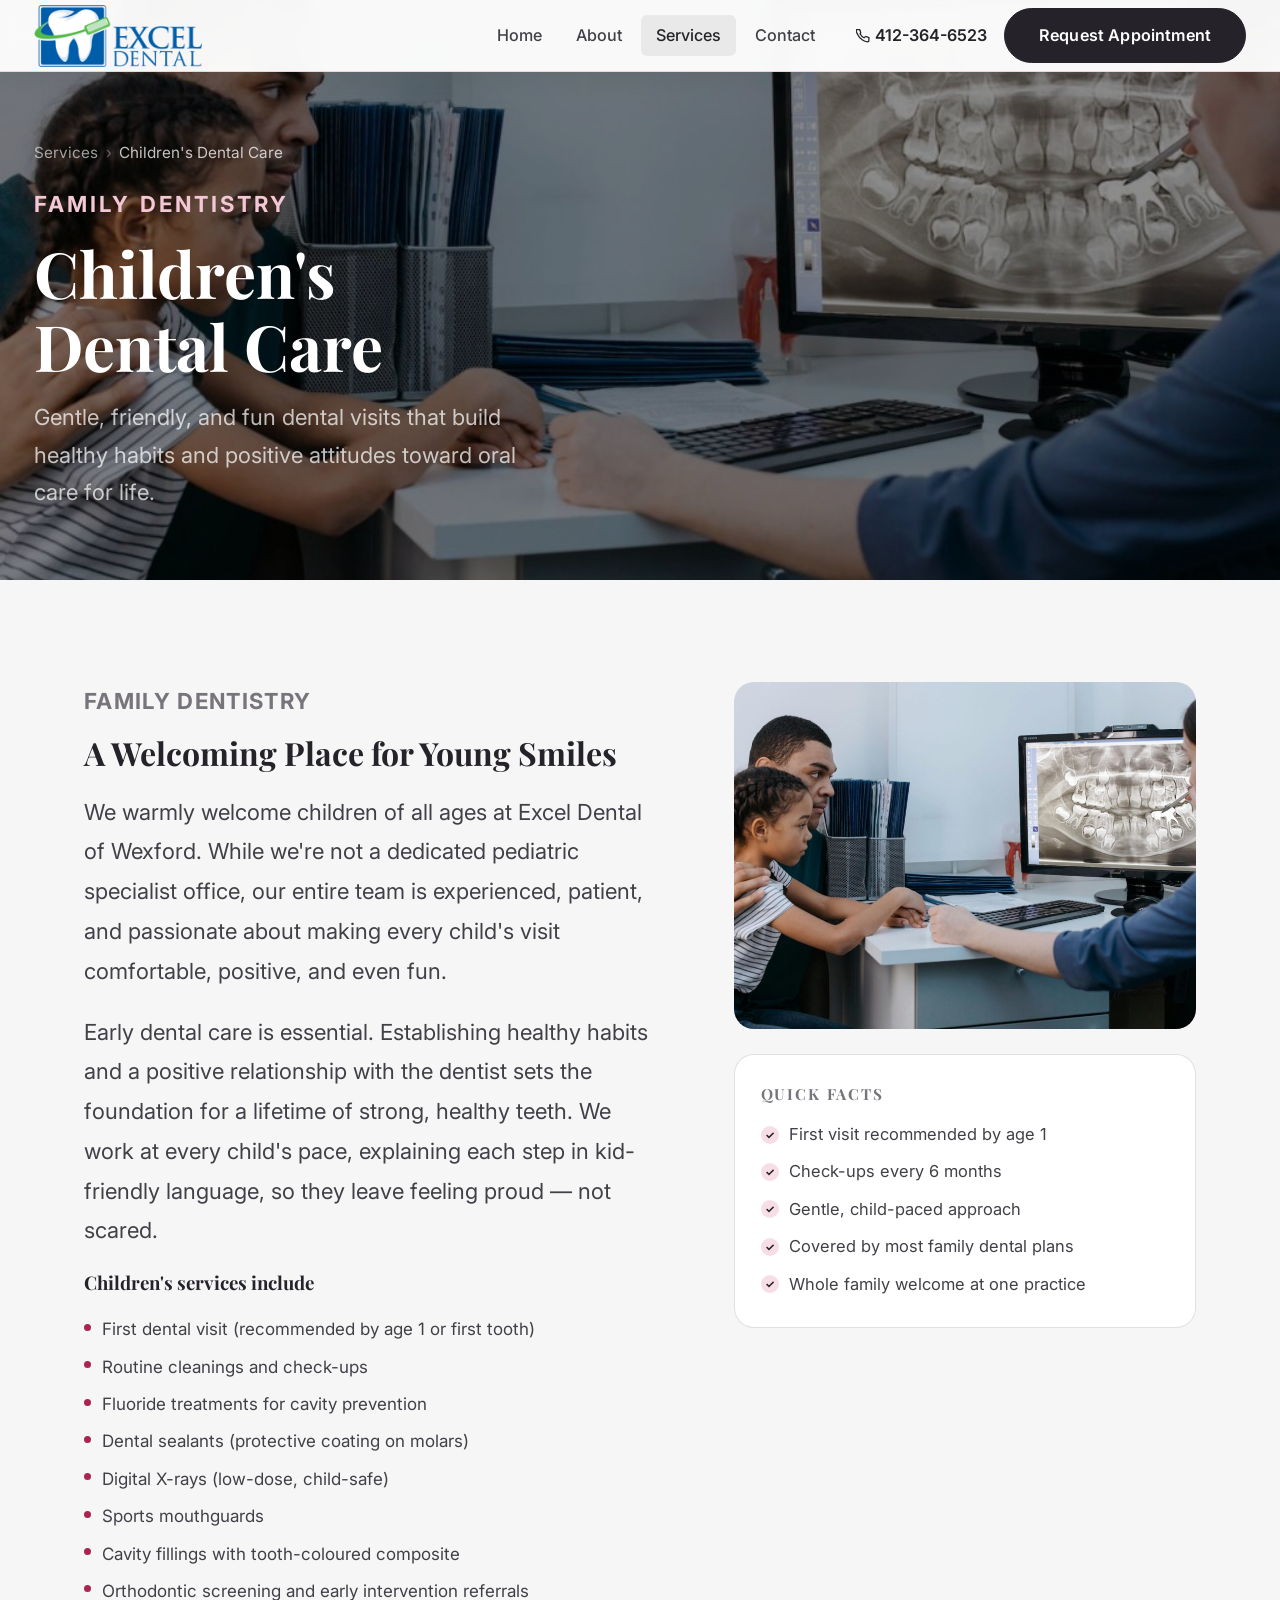
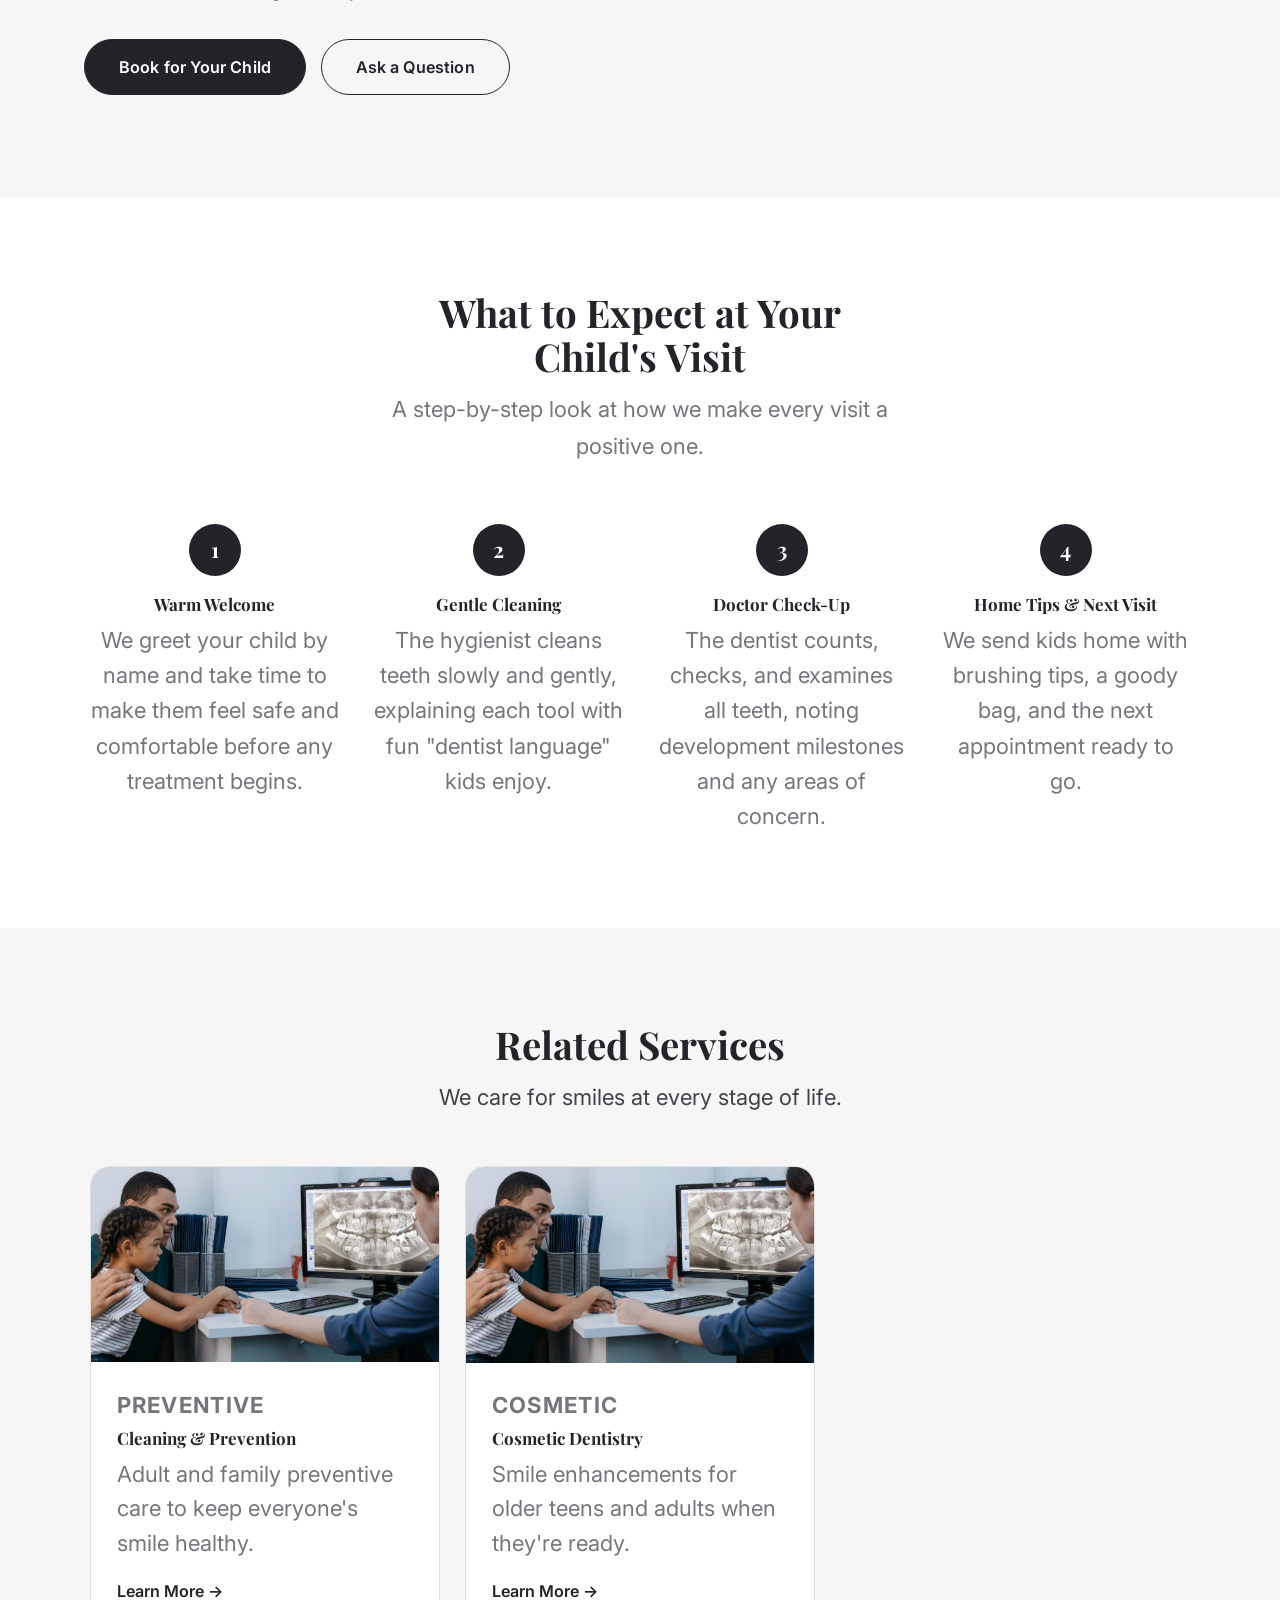
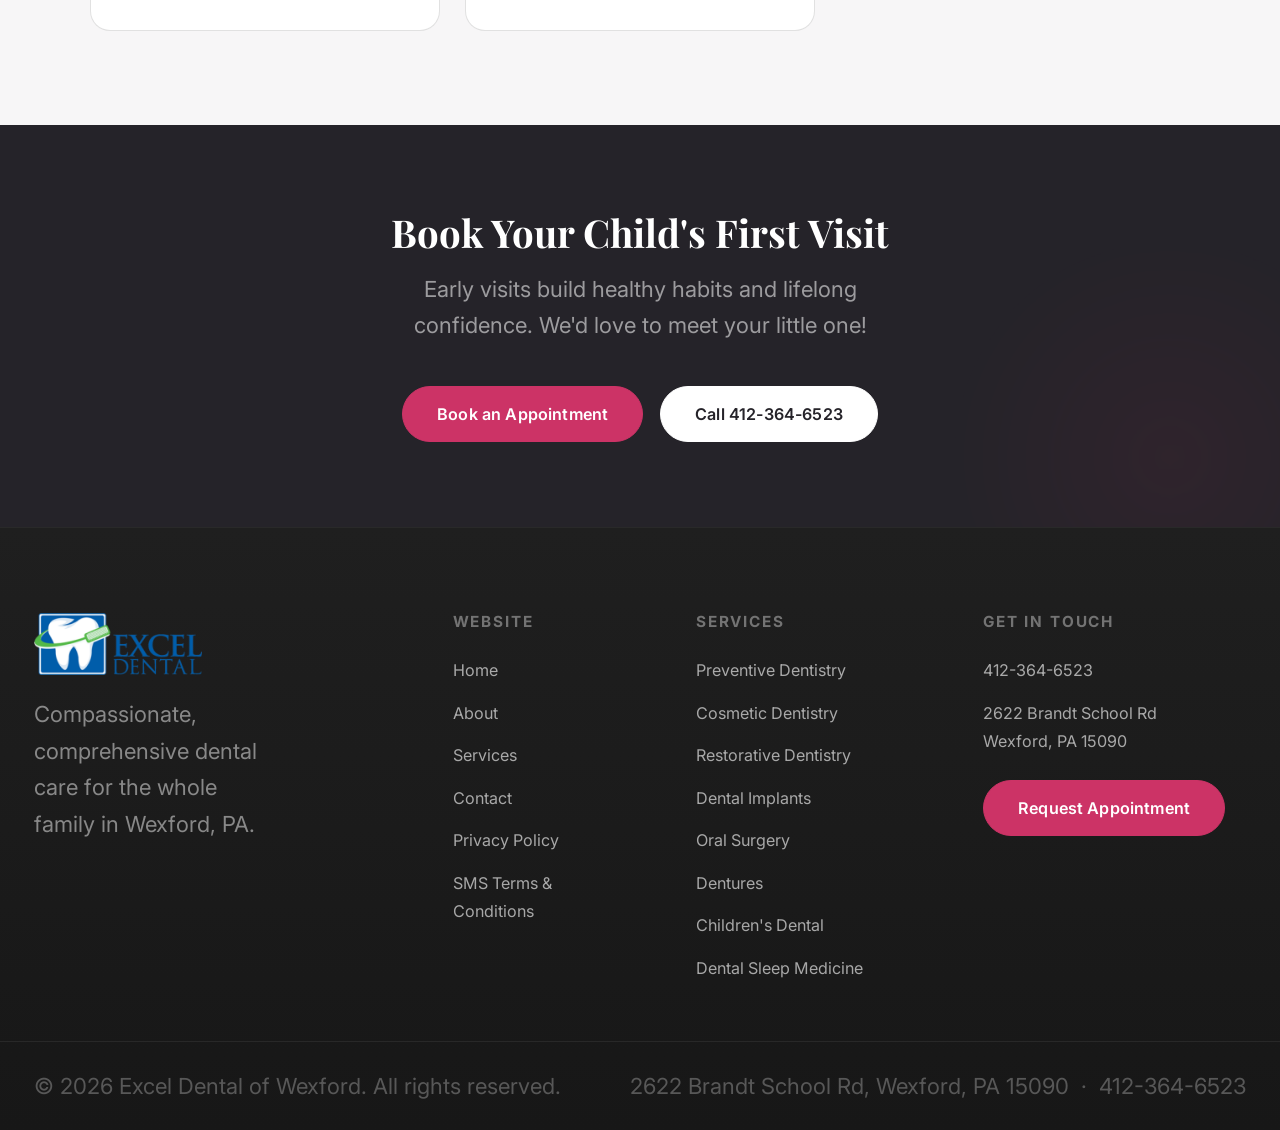
<file: pediatric-dentistry.html>
<!DOCTYPE html>
<html lang="en">
<head>
  <meta charset="UTF-8" />
  <meta name="viewport" content="width=device-width, initial-scale=1.0" />
  <title>Children's Dental Care | Excel Dental of Wexford</title>
  <meta name="description" content="Gentle, stress-free children's dental care at Excel Dental of Wexford in Wexford, PA. We make dental visits positive experiences that set kids up for lifelong healthy smiles." />
  <link rel="canonical" href="https://www.exceldentalwexford.com/pediatric-dentistry.html" />
  <meta property="og:type" content="website" />
  <meta property="og:site_name" content="Excel Dental of Wexford" />
  <meta property="og:title" content="Children's Dental Care | Excel Dental of Wexford" />
  <meta property="og:description" content="Gentle, stress-free children's dental care at Excel Dental of Wexford in Wexford, PA. We make dental visits positive experiences that set kids up for lifelong healthy smiles." />
  <meta property="og:url" content="https://www.exceldentalwexford.com/pediatric-dentistry.html" />
  <meta property="og:image" content="https://www.exceldentalwexford.com/assets/images/excel-dental-wexford-logo.png" />
  <meta name="twitter:card" content="summary_large_image" />
  <meta name="twitter:title" content="Children's Dental Care | Excel Dental of Wexford" />
  <meta name="twitter:description" content="Gentle, stress-free children's dental care at Excel Dental of Wexford in Wexford, PA. We make dental visits positive experiences that set kids up for lifelong healthy smiles." />
  <meta name="twitter:image" content="https://www.exceldentalwexford.com/assets/images/excel-dental-wexford-logo.png" />
  <link rel="preconnect" href="https://fonts.googleapis.com" />
  <link rel="preconnect" href="https://fonts.gstatic.com" crossorigin />
  <link href="https://fonts.googleapis.com/css2?family=Playfair+Display:ital,wght@0,400;0,600;0,700;1,400;1,600&family=Inter:wght@300;400;500;600;700&display=swap" rel="stylesheet" />
  <link rel="stylesheet" href="css/style.css" />
  <script type="application/ld+json">
  {
    "@context": "https://schema.org",
    "@type": "MedicalProcedure",
    "name": "Children's Dental Care",
    "description": "Gentle, stress-free children's dental care at Excel Dental of Wexford in Wexford, PA. We make dental visits positive experiences that set kids up for lifelong healthy smiles.",
    "url": "https://www.exceldentalwexford.com/pediatric-dentistry.html",
    "procedureType": "https://health-lifesci.schema.org/NoninvasiveProcedure",
    "performer": {
      "@type": "Dentist",
      "name": "Excel Dental of Wexford",
      "url": "https://www.exceldentalwexford.com/"
    }
  }
  </script>
  <link rel="icon" href="/favicon.ico" sizes="any" />
  <script type="application/ld+json">
  {
    "@context": "https://schema.org",
    "@type": "BreadcrumbList",
    "itemListElement": [
      { "@type": "ListItem", "position": 1, "name": "Home", "item": "https://www.exceldentalwexford.com/" },
      { "@type": "ListItem", "position": 2, "name": "Services", "item": "https://www.exceldentalwexford.com/services.html" },
      { "@type": "ListItem", "position": 3, "name": "Children's Dental Care", "item": "https://www.exceldentalwexford.com/pediatric-dentistry.html" }
    ]
  }
  </script>
</head>
<body>

  <!-- NAV -->
  <header class="navbar" id="navbar">
    <div class="nav-inner">
      <a href="index.html" class="nav-logo" aria-label="Excel Dental of Wexford — home">
        <div class="nav-logo-icon"><svg viewBox="-32 0 512 512" xmlns="http://www.w3.org/2000/svg" aria-hidden="true" style="fill:#fff;"><path d="M443.98 96.25c-11.01-45.22-47.11-82.06-92.01-93.72-32.19-8.36-63 5.1-89.14 24.33-3.25 2.39-6.96 3.73-10.5 5.48l28.32 18.21c7.42 4.77 9.58 14.67 4.8 22.11-4.46 6.95-14.27 9.86-22.11 4.8L162.83 12.84c-20.7-10.85-43.38-16.4-66.81-10.31-44.9 11.67-81 48.5-92.01 93.72-10.13 41.62-.42 80.81 21.5 110.43 23.36 31.57 32.68 68.66 36.29 107.35 4.4 47.16 10.33 94.16 20.94 140.32l7.8 33.95c3.19 13.87 15.49 23.7 29.67 23.7 13.97 0 26.15-9.55 29.54-23.16l34.47-138.42c4.56-18.32 20.96-31.16 39.76-31.16s35.2 12.85 39.76 31.16l34.47 138.42c3.39 13.61 15.57 23.16 29.54 23.16 14.18 0 26.48-9.83 29.67-23.7l7.8-33.95c10.61-46.15 16.53-93.16 20.94-140.32 3.61-38.7 12.93-75.78 36.29-107.35 21.95-29.61 31.66-68.8 21.53-110.43z"/></svg></div>
        <div class="nav-logo-text"><span class="name">Excel Dental of Wexford</span><span class="tagline">Wexford, PA</span></div>
      </a>
      <nav class="nav-menu" aria-label="Primary navigation">
        <a href="index.html">Home</a><a href="about.html">About</a><a href="services.html" class="active">Services</a><a href="contact.html">Contact</a>
      </nav>
      <div class="nav-actions">
        <a href="tel:4123646523" class="nav-phone"><svg width="14" height="14" viewBox="0 0 24 24" fill="none" stroke="currentColor" stroke-width="2.2" stroke-linecap="round" stroke-linejoin="round" aria-hidden="true"><path d="M22 16.92v3a2 2 0 01-2.18 2 19.79 19.79 0 01-8.63-3.07A19.5 19.5 0 013.06 9.81a19.79 19.79 0 01-3.07-8.67A2 2 0 012.18 1h3a2 2 0 012 1.72c.127.96.361 1.903.7 2.81a2 2 0 01-.45 2.11L6.91 8.16a16 16 0 006.93 6.93l1.52-1.52a2 2 0 012.11-.45c.907.339 1.85.573 2.81.7A2 2 0 0122 16.92z"/></svg>412-364-6523</a>
        <a href="https://appt.link/meet-with-excel-dental-wexford-CfDi1af0/in-person-meeting" target="_blank" rel="noopener" class="btn btn-dark">Request Appointment</a>
      </div>
      <button class="nav-hamburger" id="navHamburger" aria-label="Toggle menu" aria-expanded="false"><span></span><span></span><span></span></button>
    </div>
    <nav class="nav-mobile" aria-label="Mobile navigation">
      <a href="index.html">Home</a><a href="about.html">About</a><a href="services.html">Services</a><a href="contact.html">Contact</a>
      <div class="nav-mobile-cta"><a href="tel:4123646523" class="btn btn-outline">📞 412-364-6523</a><a href="https://appt.link/meet-with-excel-dental-wexford-CfDi1af0/in-person-meeting" target="_blank" rel="noopener" class="btn btn-dark">Request Appointment</a></div>
    </nav>
  </header>

  <!-- HERO -->
  <section class="srv-page-hero" aria-labelledby="srv-heading">
    <div class="srv-page-hero-bg" style="background-image:url('assets/images/wexford-home-photo.jpg');"></div>
    <div class="srv-page-hero-body">
      <div class="breadcrumb"><a href="services.html">Services</a><span>›</span><span style="color:rgba(255,255,255,.75);">Children's Dental Care</span></div>
      <p class="stag">Family Dentistry</p>
      <h1 id="srv-heading">Children's<br>Dental Care</h1>
      <p class="hero-sub">Gentle, friendly, and fun dental visits that build healthy habits and positive attitudes toward oral care for life.</p>
    </div>
  </section>

  <!-- BODY -->
  <div class="srv-page-body">
    <div class="srv-page-content fade-up">
      <p class="stag">Family Dentistry</p>
      <h2>A Welcoming Place for Young Smiles</h2>
      <p>We warmly welcome children of all ages at Excel Dental of Wexford. While we're not a dedicated pediatric specialist office, our entire team is experienced, patient, and passionate about making every child's visit comfortable, positive, and even fun.</p>
      <p>Early dental care is essential. Establishing healthy habits and a positive relationship with the dentist sets the foundation for a lifetime of strong, healthy teeth. We work at every child's pace, explaining each step in kid-friendly language, so they leave feeling proud — not scared.</p>
      <h3 style="font-size:1.1rem;margin-bottom:.75rem;margin-top:.25rem;">Children's services include</h3>
      <ul>
        <li>First dental visit (recommended by age 1 or first tooth)</li>
        <li>Routine cleanings and check-ups</li>
        <li>Fluoride treatments for cavity prevention</li>
        <li>Dental sealants (protective coating on molars)</li>
        <li>Digital X-rays (low-dose, child-safe)</li>
        <li>Sports mouthguards</li>
        <li>Cavity fillings with tooth-coloured composite</li>
        <li>Orthodontic screening and early intervention referrals</li>
      </ul>
      <div class="srv-page-actions">
        <a href="https://appt.link/meet-with-excel-dental-wexford-CfDi1af0/in-person-meeting" target="_blank" rel="noopener" class="btn btn-dark">Book for Your Child</a>
        <a href="contact.html" class="btn btn-outline">Ask a Question</a>
      </div>
    </div>
    <aside class="srv-page-sidebar">
      <div class="srv-sidebar-img fade-up"><img src="assets/images/wexford-home-photo.jpg" alt="Child having a comfortable dental check-up" loading="lazy" /></div>
      <div class="srv-info-card fade-up">
        <h4>Quick Facts</h4>
        <ul>
          <li>First visit recommended by age 1</li>
          <li>Check-ups every 6 months</li>
          <li>Gentle, child-paced approach</li>
          <li>Covered by most family dental plans</li>
          <li>Whole family welcome at one practice</li>
        </ul>
      </div>
    </aside>
  </div>

  <!-- PROCESS -->
  <section class="process-section" aria-labelledby="process-heading">
    <div class="section-header fade-up"><h2 id="process-heading">What to Expect at Your Child's Visit</h2><p>A step-by-step look at how we make every visit a positive one.</p></div>
    <div class="process-steps">
      <div class="process-step fade-up"><div class="step-num">1</div><h3>Warm Welcome</h3><p>We greet your child by name and take time to make them feel safe and comfortable before any treatment begins.</p></div>
      <div class="process-step fade-up"><div class="step-num">2</div><h3>Gentle Cleaning</h3><p>The hygienist cleans teeth slowly and gently, explaining each tool with fun "dentist language" kids enjoy.</p></div>
      <div class="process-step fade-up"><div class="step-num">3</div><h3>Doctor Check-Up</h3><p>The dentist counts, checks, and examines all teeth, noting development milestones and any areas of concern.</p></div>
      <div class="process-step fade-up"><div class="step-num">4</div><h3>Home Tips &amp; Next Visit</h3><p>We send kids home with brushing tips, a goody bag, and the next appointment ready to go.</p></div>
    </div>
  </section>

  <!-- RELATED -->
  <section class="related-section" aria-labelledby="related-heading">
    <div class="section-header fade-up"><h2 id="related-heading">Related Services</h2><p>We care for smiles at every stage of life.</p></div>
    <div class="related-grid">
      <a href="cleaning-and-prevention.html" class="related-card"><div class="related-card-img"><img src="assets/images/wexford-home-photo.jpg" alt="Cleanings" loading="lazy" /></div><div class="related-card-body"><p class="stag">Preventive</p><h3>Cleaning &amp; Prevention</h3><p>Adult and family preventive care to keep everyone's smile healthy.</p><span class="related-card-link">Learn More →</span></div></a>
      <a href="cosmetic-dentistry.html" class="related-card"><div class="related-card-img"><img src="assets/images/wexford-home-photo.jpg" alt="Cosmetic Dentistry" loading="lazy" /></div><div class="related-card-body"><p class="stag">Cosmetic</p><h3>Cosmetic Dentistry</h3><p>Smile enhancements for older teens and adults when they're ready.</p><span class="related-card-link">Learn More →</span></div></a>
    </div>
  </section>

  <!-- CTA -->
  <section class="cta-banner"><h2 class="fade-up">Book Your Child's First Visit</h2><p class="fade-up">Early visits build healthy habits and lifelong confidence. We'd love to meet your little one!</p><div class="cta-actions fade-up"><a href="https://appt.link/meet-with-excel-dental-wexford-CfDi1af0/in-person-meeting" target="_blank" rel="noopener" class="btn btn-accent">Book an Appointment</a><a href="tel:4123646523" class="btn btn-light">Call 412-364-6523</a></div></section>

  <!-- FOOTER -->
  <footer class="footer">
    <div class="footer-main">
      <div class="footer-brand"><div class="f-logo"><div class="f-logo-icon"><svg viewBox="-32 0 512 512" xmlns="http://www.w3.org/2000/svg" aria-hidden="true" style="fill:#2a2a2a;"><path d="M443.98 96.25c-11.01-45.22-47.11-82.06-92.01-93.72-32.19-8.36-63 5.1-89.14 24.33-3.25 2.39-6.96 3.73-10.5 5.48l28.32 18.21c7.42 4.77 9.58 14.67 4.8 22.11-4.46 6.95-14.27 9.86-22.11 4.8L162.83 12.84c-20.7-10.85-43.38-16.4-66.81-10.31-44.9 11.67-81 48.5-92.01 93.72-10.13 41.62-.42 80.81 21.5 110.43 23.36 31.57 32.68 68.66 36.29 107.35 4.4 47.16 10.33 94.16 20.94 140.32l7.8 33.95c3.19 13.87 15.49 23.7 29.67 23.7 13.97 0 26.15-9.55 29.54-23.16l34.47-138.42c4.56-18.32 20.96-31.16 39.76-31.16s35.2 12.85 39.76 31.16l34.47 138.42c3.39 13.61 15.57 23.16 29.54 23.16 14.18 0 26.48-9.83 29.67-23.7l7.8-33.95c10.61-46.15 16.53-93.16 20.94-140.32 3.61-38.7 12.93-75.78 36.29-107.35 21.95-29.61 31.66-68.8 21.53-110.43z"/></svg></div><div class="f-logo-text"><span class="name">Excel Dental</span><span class="care">Care</span></div></div><p>Compassionate, comprehensive dental care for the whole family in Wexford, PA.</p></div>
      <div class="footer-col"><h4>Website</h4><ul><li><a href="index.html">Home</a></li><li><a href="about.html">About</a></li><li><a href="services.html">Services</a></li><li><a href="contact.html">Contact</a></li></ul></div>
      <div class="footer-col"><h4>Services</h4><ul><li><a href="cleaning-and-prevention.html">Preventive Dentistry</a></li><li><a href="cosmetic-dentistry.html">Cosmetic Dentistry</a></li><li><a href="restorative-dentistry.html">Restorative Dentistry</a></li><li><a href="dental-implants.html">Dental Implants</a></li><li><a href="oral-surgery.html">Oral Surgery</a></li><li><a href="dentures.html">Dentures</a></li><li><a href="pediatric-dentistry.html">Children's Dental</a></li></ul></div>
      <div class="footer-col"><h4>Get In Touch</h4><ul><li><a href="tel:4123646523">412-364-6523</a></li><li><a href="https://maps.app.goo.gl/ELgBJtn3nYdZm5mt8" target="_blank" rel="noopener">2622 Brandt School Rd<br>Wexford, PA 15090</a></li></ul><a href="https://appt.link/meet-with-excel-dental-wexford-CfDi1af0/in-person-meeting" target="_blank" rel="noopener" class="btn btn-accent footer-appt-btn">Request Appointment</a></div>
    </div>
    <div class="footer-bottom"><p>&copy; <span id="year"></span> Excel Dental of Wexford. All rights reserved.</p><p>2622 Brandt School Rd, Wexford, PA 15090 &nbsp;·&nbsp; 412-364-6523</p></div>
  </footer>
  <script src="js/main.js"></script>
</body>
</html>
</file>
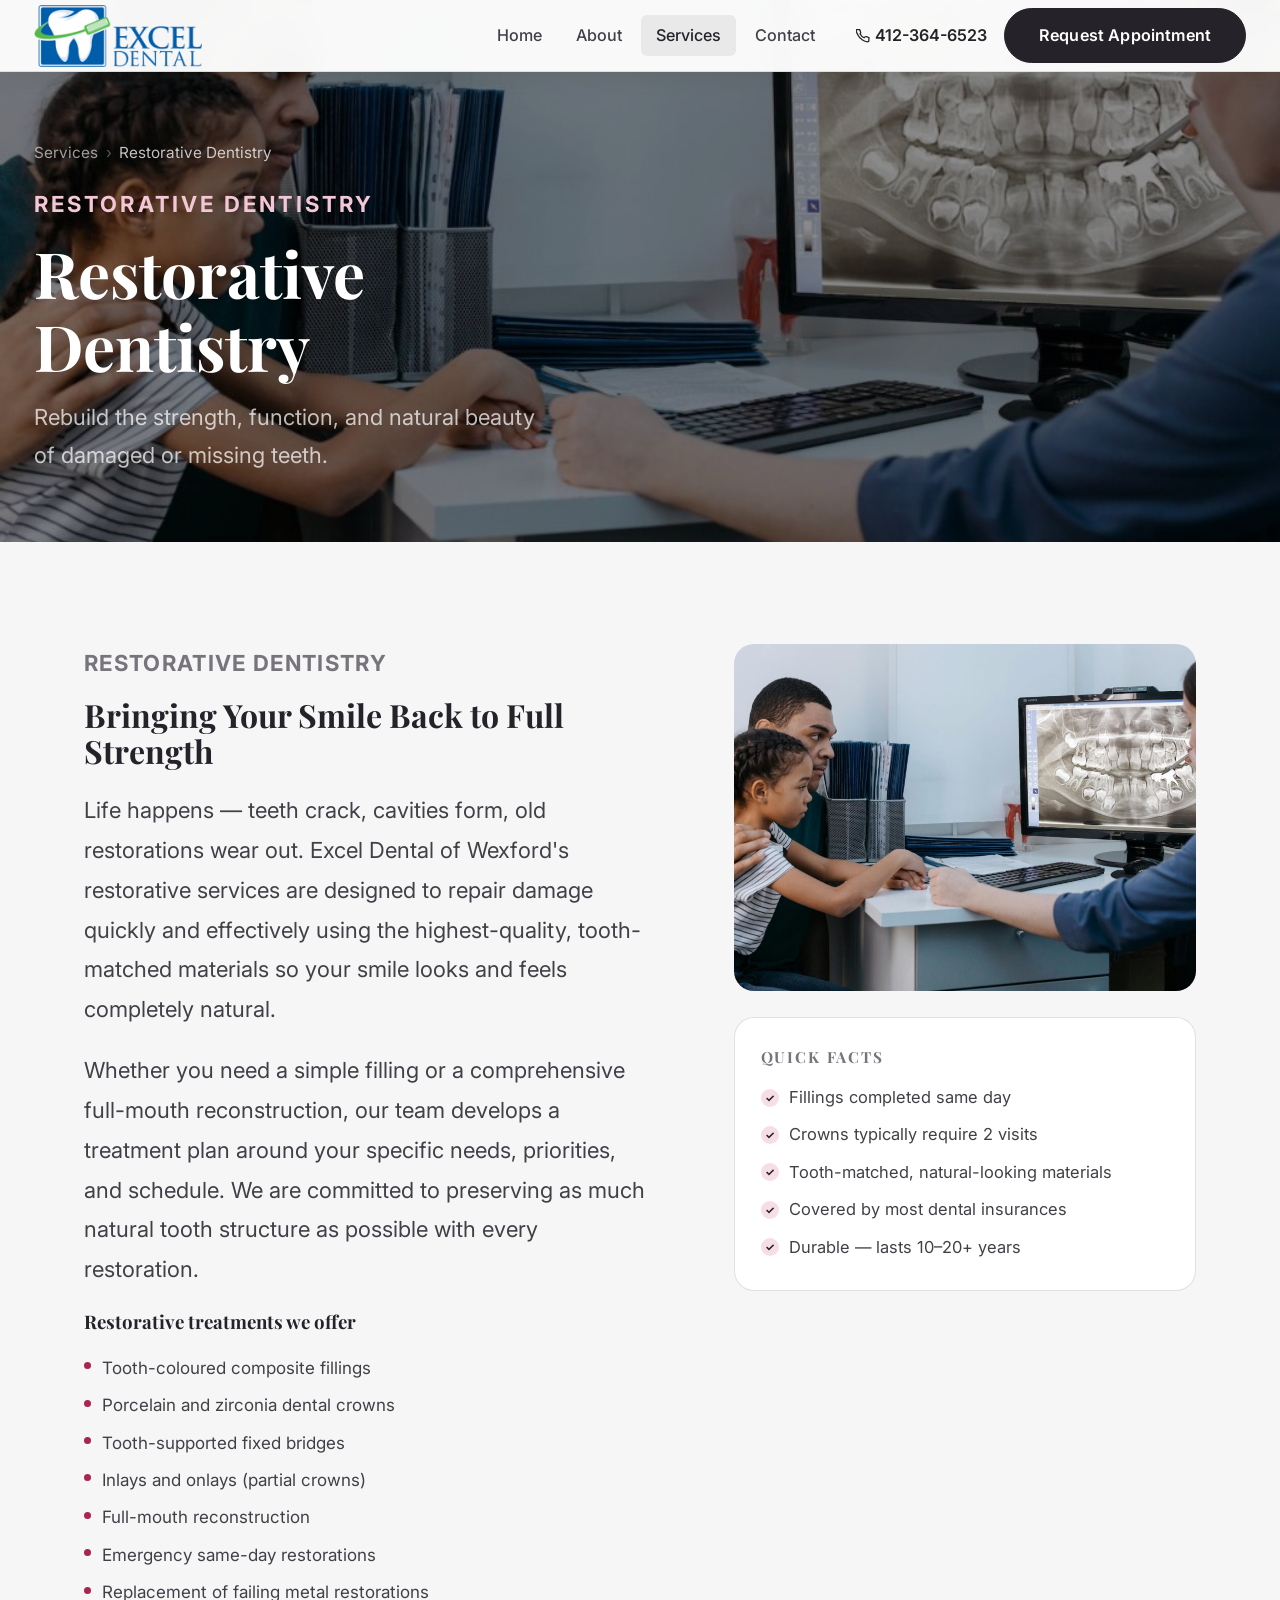
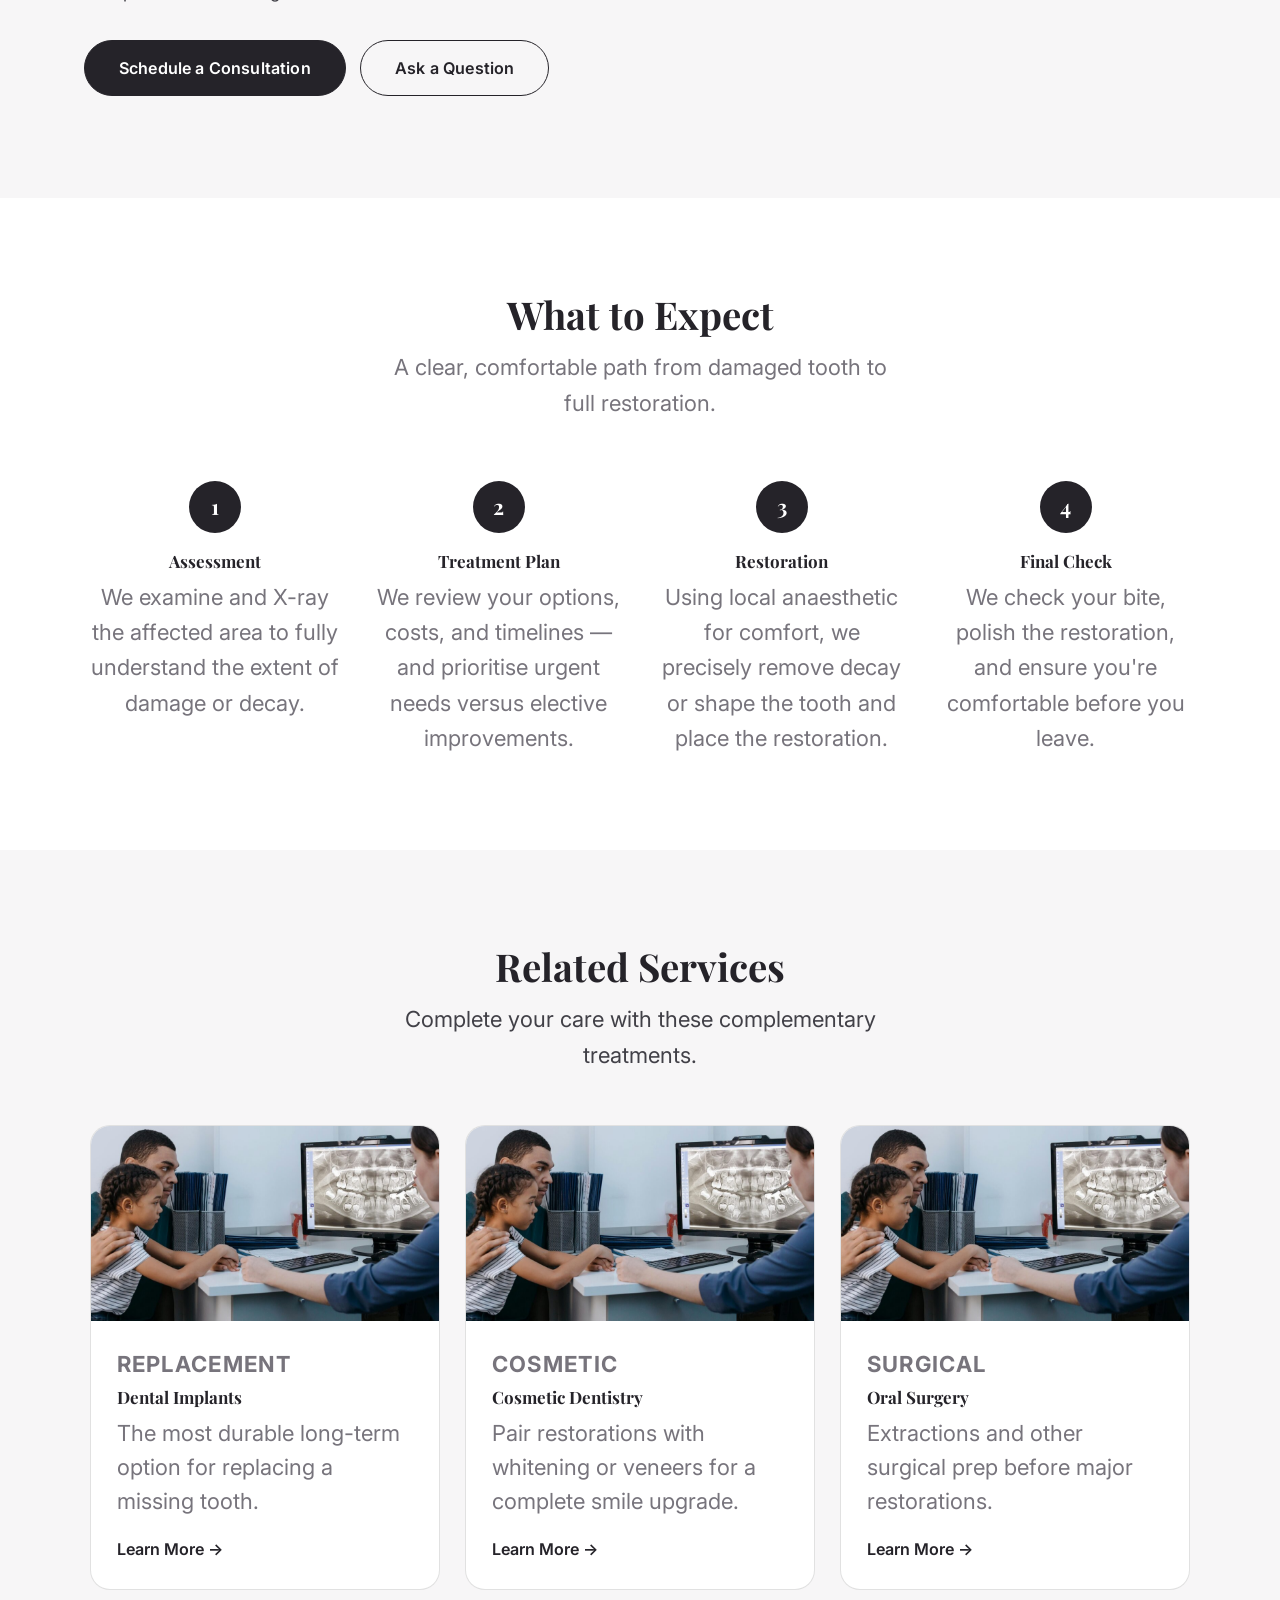
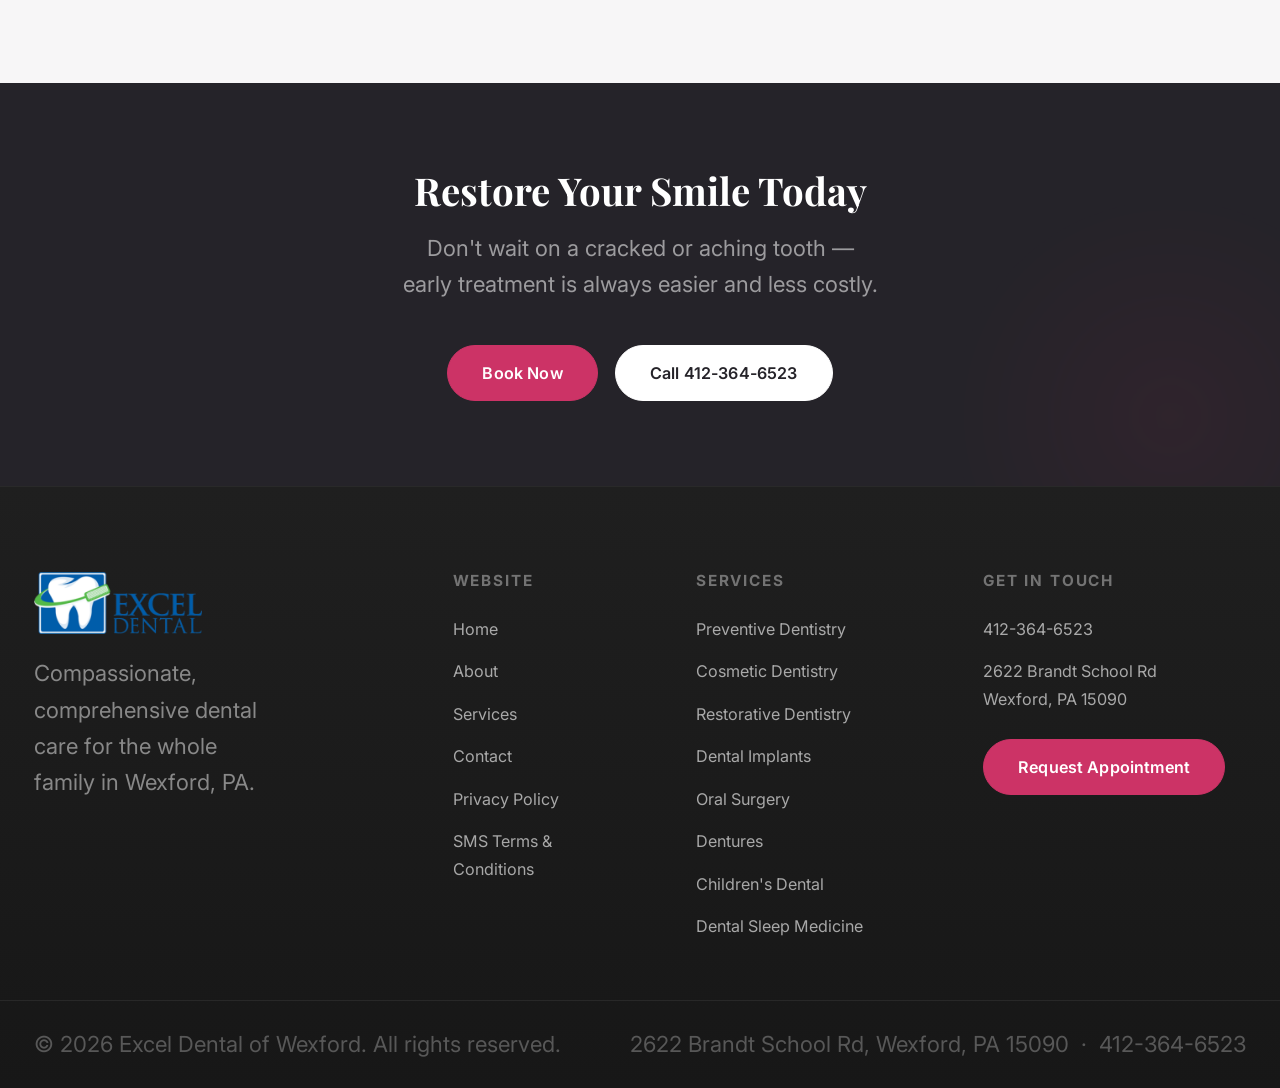
<file: restorative-dentistry.html>
<!DOCTYPE html>
<html lang="en">
<head>
  <meta charset="UTF-8" />
  <meta name="viewport" content="width=device-width, initial-scale=1.0" />
  <title>Restorative Dentistry | Excel Dental of Wexford</title>
  <meta name="description" content="Crowns, bridges, fillings, and full-mouth reconstruction at Excel Dental of Wexford in Wexford, PA. Restore strength, function, and beauty to your smile." />
  <link rel="canonical" href="https://www.exceldentalwexford.com/restorative-dentistry.html" />
  <meta property="og:type" content="website" />
  <meta property="og:site_name" content="Excel Dental of Wexford" />
  <meta property="og:title" content="Restorative Dentistry | Excel Dental of Wexford" />
  <meta property="og:description" content="Crowns, bridges, fillings, and full-mouth reconstruction at Excel Dental of Wexford in Wexford, PA. Restore strength, function, and beauty to your smile." />
  <meta property="og:url" content="https://www.exceldentalwexford.com/restorative-dentistry.html" />
  <meta property="og:image" content="https://www.exceldentalwexford.com/assets/images/excel-dental-wexford-logo.png" />
  <meta name="twitter:card" content="summary_large_image" />
  <meta name="twitter:title" content="Restorative Dentistry | Excel Dental of Wexford" />
  <meta name="twitter:description" content="Crowns, bridges, fillings, and full-mouth reconstruction at Excel Dental of Wexford in Wexford, PA. Restore strength, function, and beauty to your smile." />
  <meta name="twitter:image" content="https://www.exceldentalwexford.com/assets/images/excel-dental-wexford-logo.png" />
  <link rel="preconnect" href="https://fonts.googleapis.com" />
  <link rel="preconnect" href="https://fonts.gstatic.com" crossorigin />
  <link href="https://fonts.googleapis.com/css2?family=Playfair+Display:ital,wght@0,400;0,600;0,700;1,400;1,600&family=Inter:wght@300;400;500;600;700&display=swap" rel="stylesheet" />
  <link rel="stylesheet" href="css/style.css" />
  <script type="application/ld+json">
  {
    "@context": "https://schema.org",
    "@type": "MedicalProcedure",
    "name": "Restorative Dentistry",
    "description": "Crowns, bridges, fillings, and full-mouth reconstruction at Excel Dental of Wexford in Wexford, PA. Restore strength, function, and beauty to your smile.",
    "url": "https://www.exceldentalwexford.com/restorative-dentistry.html",
    "procedureType": "https://health-lifesci.schema.org/NoninvasiveProcedure",
    "performer": {
      "@type": "Dentist",
      "name": "Excel Dental of Wexford",
      "url": "https://www.exceldentalwexford.com/"
    }
  }
  </script>
  <link rel="icon" href="/favicon.ico" sizes="any" />
  <script type="application/ld+json">
  {
    "@context": "https://schema.org",
    "@type": "BreadcrumbList",
    "itemListElement": [
      { "@type": "ListItem", "position": 1, "name": "Home", "item": "https://www.exceldentalwexford.com/" },
      { "@type": "ListItem", "position": 2, "name": "Services", "item": "https://www.exceldentalwexford.com/services.html" },
      { "@type": "ListItem", "position": 3, "name": "Restorative Dentistry", "item": "https://www.exceldentalwexford.com/restorative-dentistry.html" }
    ]
  }
  </script>
</head>
<body>

  <!-- NAV -->
  <header class="navbar" id="navbar">
    <div class="nav-inner">
      <a href="index.html" class="nav-logo" aria-label="Excel Dental of Wexford — home">
        <div class="nav-logo-icon"><svg viewBox="-32 0 512 512" xmlns="http://www.w3.org/2000/svg" aria-hidden="true" style="fill:#fff;"><path d="M443.98 96.25c-11.01-45.22-47.11-82.06-92.01-93.72-32.19-8.36-63 5.1-89.14 24.33-3.25 2.39-6.96 3.73-10.5 5.48l28.32 18.21c7.42 4.77 9.58 14.67 4.8 22.11-4.46 6.95-14.27 9.86-22.11 4.8L162.83 12.84c-20.7-10.85-43.38-16.4-66.81-10.31-44.9 11.67-81 48.5-92.01 93.72-10.13 41.62-.42 80.81 21.5 110.43 23.36 31.57 32.68 68.66 36.29 107.35 4.4 47.16 10.33 94.16 20.94 140.32l7.8 33.95c3.19 13.87 15.49 23.7 29.67 23.7 13.97 0 26.15-9.55 29.54-23.16l34.47-138.42c4.56-18.32 20.96-31.16 39.76-31.16s35.2 12.85 39.76 31.16l34.47 138.42c3.39 13.61 15.57 23.16 29.54 23.16 14.18 0 26.48-9.83 29.67-23.7l7.8-33.95c10.61-46.15 16.53-93.16 20.94-140.32 3.61-38.7 12.93-75.78 36.29-107.35 21.95-29.61 31.66-68.8 21.53-110.43z"/></svg></div>
        <div class="nav-logo-text"><span class="name">Excel Dental of Wexford</span><span class="tagline">Wexford, PA</span></div>
      </a>
      <nav class="nav-menu" aria-label="Primary navigation">
        <a href="index.html">Home</a><a href="about.html">About</a><a href="services.html" class="active">Services</a><a href="contact.html">Contact</a>
      </nav>
      <div class="nav-actions">
        <a href="tel:4123646523" class="nav-phone"><svg width="14" height="14" viewBox="0 0 24 24" fill="none" stroke="currentColor" stroke-width="2.2" stroke-linecap="round" stroke-linejoin="round" aria-hidden="true"><path d="M22 16.92v3a2 2 0 01-2.18 2 19.79 19.79 0 01-8.63-3.07A19.5 19.5 0 013.06 9.81a19.79 19.79 0 01-3.07-8.67A2 2 0 012.18 1h3a2 2 0 012 1.72c.127.96.361 1.903.7 2.81a2 2 0 01-.45 2.11L6.91 8.16a16 16 0 006.93 6.93l1.52-1.52a2 2 0 012.11-.45c.907.339 1.85.573 2.81.7A2 2 0 0122 16.92z"/></svg>412-364-6523</a>
        <a href="https://appt.link/meet-with-excel-dental-wexford-CfDi1af0/in-person-meeting" target="_blank" rel="noopener" class="btn btn-dark">Request Appointment</a>
      </div>
      <button class="nav-hamburger" id="navHamburger" aria-label="Toggle menu" aria-expanded="false"><span></span><span></span><span></span></button>
    </div>
    <nav class="nav-mobile" aria-label="Mobile navigation">
      <a href="index.html">Home</a><a href="about.html">About</a><a href="services.html">Services</a><a href="contact.html">Contact</a>
      <div class="nav-mobile-cta"><a href="tel:4123646523" class="btn btn-outline">📞 412-364-6523</a><a href="https://appt.link/meet-with-excel-dental-wexford-CfDi1af0/in-person-meeting" target="_blank" rel="noopener" class="btn btn-dark">Request Appointment</a></div>
    </nav>
  </header>

  <!-- HERO -->
  <section class="srv-page-hero" aria-labelledby="srv-heading">
    <div class="srv-page-hero-bg" style="background-image:url('assets/images/wexford-home-photo.jpg');"></div>
    <div class="srv-page-hero-body">
      <div class="breadcrumb"><a href="services.html">Services</a><span>›</span><span style="color:rgba(255,255,255,.75);">Restorative Dentistry</span></div>
      <p class="stag">Restorative Dentistry</p>
      <h1 id="srv-heading">Restorative<br>Dentistry</h1>
      <p class="hero-sub">Rebuild the strength, function, and natural beauty of damaged or missing teeth.</p>
    </div>
  </section>

  <!-- BODY -->
  <div class="srv-page-body">
    <div class="srv-page-content fade-up">
      <p class="stag">Restorative Dentistry</p>
      <h2>Bringing Your Smile Back to Full Strength</h2>
      <p>Life happens — teeth crack, cavities form, old restorations wear out. Excel Dental of Wexford's restorative services are designed to repair damage quickly and effectively using the highest-quality, tooth-matched materials so your smile looks and feels completely natural.</p>
      <p>Whether you need a simple filling or a comprehensive full-mouth reconstruction, our team develops a treatment plan around your specific needs, priorities, and schedule. We are committed to preserving as much natural tooth structure as possible with every restoration.</p>
      <h3 style="font-size:1.1rem;margin-bottom:.75rem;margin-top:.25rem;">Restorative treatments we offer</h3>
      <ul>
        <li>Tooth-coloured composite fillings</li>
        <li>Porcelain and zirconia dental crowns</li>
        <li>Tooth-supported fixed bridges</li>
        <li>Inlays and onlays (partial crowns)</li>
        <li>Full-mouth reconstruction</li>
        <li>Emergency same-day restorations</li>
        <li>Replacement of failing metal restorations</li>
      </ul>
      <div class="srv-page-actions">
        <a href="https://appt.link/meet-with-excel-dental-wexford-CfDi1af0/in-person-meeting" target="_blank" rel="noopener" class="btn btn-dark">Schedule a Consultation</a>
        <a href="contact.html" class="btn btn-outline">Ask a Question</a>
      </div>
    </div>
    <aside class="srv-page-sidebar">
      <div class="srv-sidebar-img fade-up"><img src="assets/images/wexford-home-photo.jpg" alt="Dental crown restoration procedure" loading="lazy" /></div>
      <div class="srv-info-card fade-up">
        <h4>Quick Facts</h4>
        <ul>
          <li>Fillings completed same day</li>
          <li>Crowns typically require 2 visits</li>
          <li>Tooth-matched, natural-looking materials</li>
          <li>Covered by most dental insurances</li>
          <li>Durable — lasts 10–20+ years</li>
        </ul>
      </div>
    </aside>
  </div>

  <!-- PROCESS -->
  <section class="process-section" aria-labelledby="process-heading">
    <div class="section-header fade-up"><h2 id="process-heading">What to Expect</h2><p>A clear, comfortable path from damaged tooth to full restoration.</p></div>
    <div class="process-steps">
      <div class="process-step fade-up"><div class="step-num">1</div><h3>Assessment</h3><p>We examine and X-ray the affected area to fully understand the extent of damage or decay.</p></div>
      <div class="process-step fade-up"><div class="step-num">2</div><h3>Treatment Plan</h3><p>We review your options, costs, and timelines — and prioritise urgent needs versus elective improvements.</p></div>
      <div class="process-step fade-up"><div class="step-num">3</div><h3>Restoration</h3><p>Using local anaesthetic for comfort, we precisely remove decay or shape the tooth and place the restoration.</p></div>
      <div class="process-step fade-up"><div class="step-num">4</div><h3>Final Check</h3><p>We check your bite, polish the restoration, and ensure you're comfortable before you leave.</p></div>
    </div>
  </section>

  <!-- RELATED -->
  <section class="related-section" aria-labelledby="related-heading">
    <div class="section-header fade-up"><h2 id="related-heading">Related Services</h2><p>Complete your care with these complementary treatments.</p></div>
    <div class="related-grid">
      <a href="dental-implants.html" class="related-card"><div class="related-card-img"><img src="assets/images/wexford-home-photo.jpg" alt="Dental Implants" loading="lazy" /></div><div class="related-card-body"><p class="stag">Replacement</p><h3>Dental Implants</h3><p>The most durable long-term option for replacing a missing tooth.</p><span class="related-card-link">Learn More →</span></div></a>
      <a href="cosmetic-dentistry.html" class="related-card"><div class="related-card-img"><img src="assets/images/wexford-home-photo.jpg" alt="Cosmetic Dentistry" loading="lazy" /></div><div class="related-card-body"><p class="stag">Cosmetic</p><h3>Cosmetic Dentistry</h3><p>Pair restorations with whitening or veneers for a complete smile upgrade.</p><span class="related-card-link">Learn More →</span></div></a>
      <a href="oral-surgery.html" class="related-card"><div class="related-card-img"><img src="assets/images/wexford-home-photo.jpg" alt="Oral Surgery" loading="lazy" /></div><div class="related-card-body"><p class="stag">Surgical</p><h3>Oral Surgery</h3><p>Extractions and other surgical prep before major restorations.</p><span class="related-card-link">Learn More →</span></div></a>
    </div>
  </section>

  <!-- CTA -->
  <section class="cta-banner"><h2 class="fade-up">Restore Your Smile Today</h2><p class="fade-up">Don't wait on a cracked or aching tooth — early treatment is always easier and less costly.</p><div class="cta-actions fade-up"><a href="https://appt.link/meet-with-excel-dental-wexford-CfDi1af0/in-person-meeting" target="_blank" rel="noopener" class="btn btn-accent">Book Now</a><a href="tel:4123646523" class="btn btn-light">Call 412-364-6523</a></div></section>

  <!-- FOOTER -->
  <footer class="footer">
    <div class="footer-main">
      <div class="footer-brand"><div class="f-logo"><div class="f-logo-icon"><svg viewBox="0 0 24 24" aria-hidden="true" style="fill:#2a2a2a;"><path d="M12 2C9.24 2 7 3.79 6.16 6.3c-.6 1.78-.6 3.7-.16 6.2.55 3.1 1.46 5.92 2.5 7.08.38.43.76.67 1.27.4.62-.33 1.05-1.1 1.23-2.98.18 1.88.61 2.65 1.23 2.98.5.27.89.03 1.27-.4 1.04-1.16 1.95-3.98 2.5-7.08.44-2.5.44-4.42-.16-6.2C18 3.79 15.76 2 13 2h-1Z"/></svg></div><div class="f-logo-text"><span class="name">Excel Dental</span><span class="care">Care</span></div></div><p>Compassionate, comprehensive dental care for the whole family in Wexford, PA.</p></div>
      <div class="footer-col"><h4>Website</h4><ul><li><a href="index.html">Home</a></li><li><a href="about.html">About</a></li><li><a href="services.html">Services</a></li><li><a href="contact.html">Contact</a></li></ul></div>
      <div class="footer-col"><h4>Services</h4><ul><li><a href="cleaning-and-prevention.html">Preventive Dentistry</a></li><li><a href="cosmetic-dentistry.html">Cosmetic Dentistry</a></li><li><a href="restorative-dentistry.html">Restorative Dentistry</a></li><li><a href="dental-implants.html">Dental Implants</a></li><li><a href="oral-surgery.html">Oral Surgery</a></li><li><a href="dentures.html">Dentures</a></li><li><a href="pediatric-dentistry.html">Children's Dental</a></li></ul></div>
      <div class="footer-col"><h4>Get In Touch</h4><ul><li><a href="tel:4123646523">412-364-6523</a></li><li><a href="https://maps.app.goo.gl/ELgBJtn3nYdZm5mt8" target="_blank" rel="noopener">2622 Brandt School Rd<br>Wexford, PA 15090</a></li></ul><a href="https://appt.link/meet-with-excel-dental-wexford-CfDi1af0/in-person-meeting" target="_blank" rel="noopener" class="btn btn-accent footer-appt-btn">Request Appointment</a></div>
    </div>
    <div class="footer-bottom"><p>&copy; <span id="year"></span> Excel Dental of Wexford. All rights reserved.</p><p>2622 Brandt School Rd, Wexford, PA 15090 &nbsp;·&nbsp; 412-364-6523</p></div>
  </footer>
  <script src="js/main.js"></script>
</body>
</html>
</file>
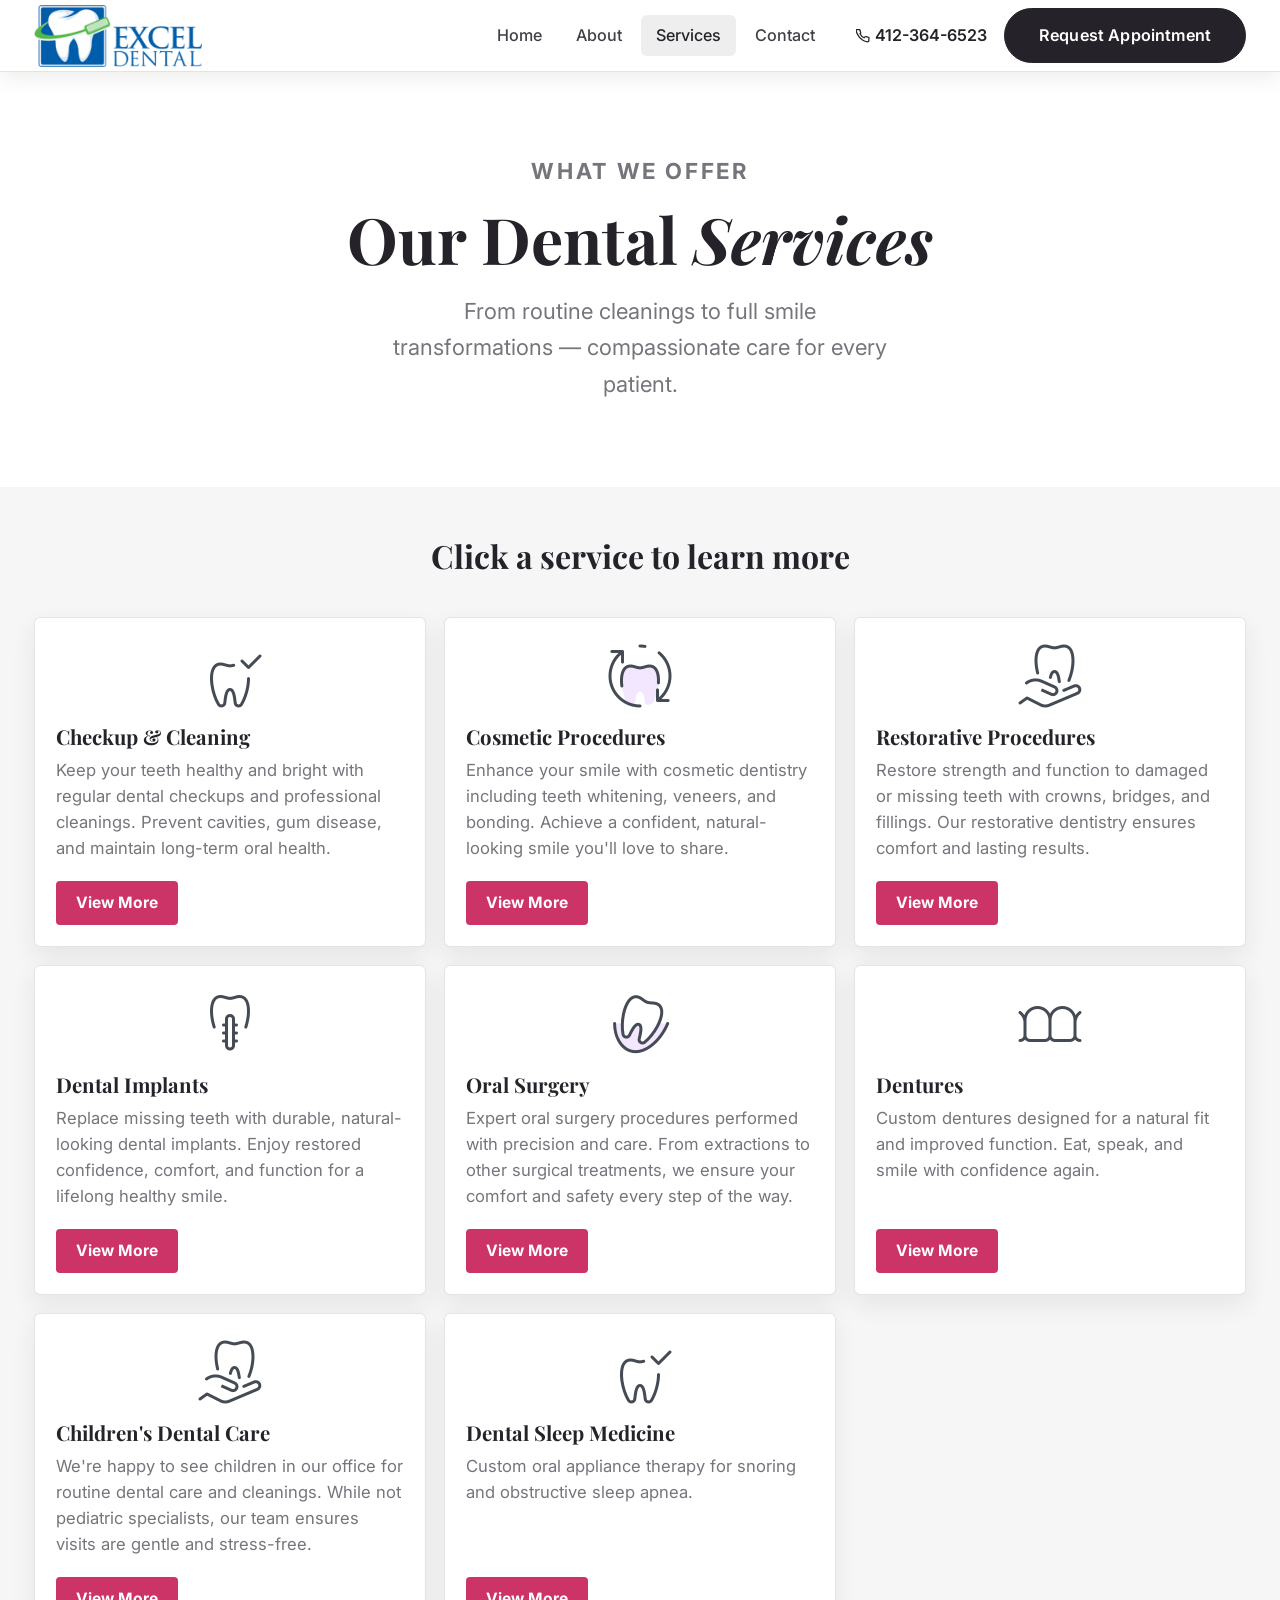
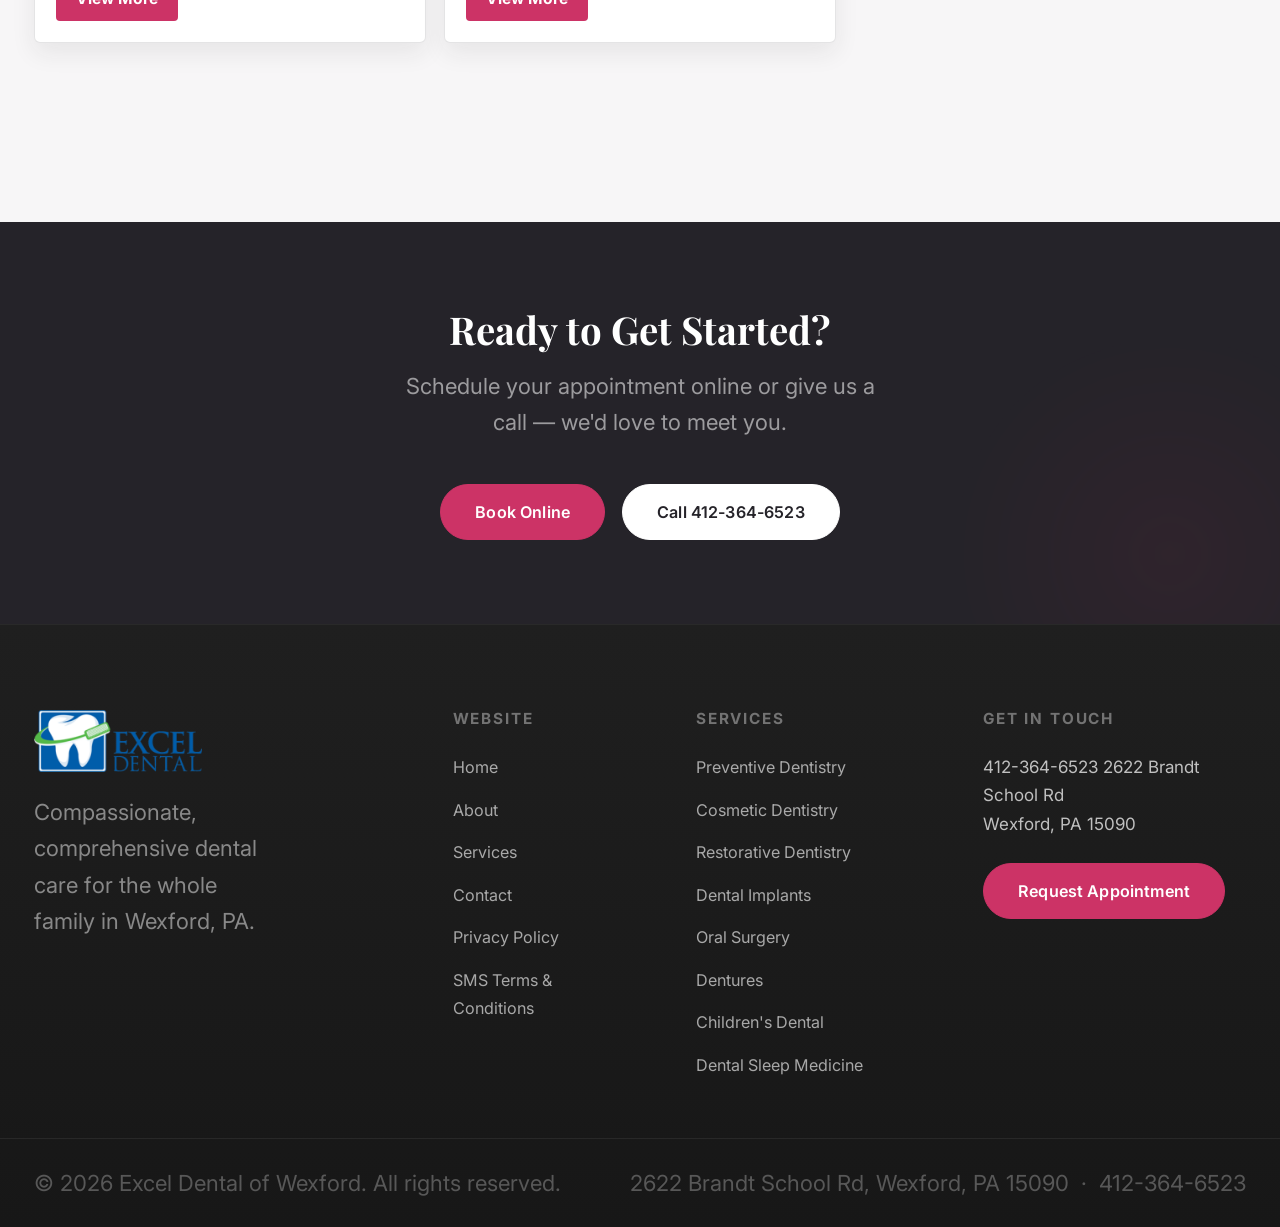
<file: services.html>
<!DOCTYPE html>
<html lang="en">
<head>
  <meta charset="UTF-8" />
  <meta name="viewport" content="width=device-width, initial-scale=1.0" />
  <title>Our Services | Excel Dental of Wexford</title>
  <meta name="description" content="Explore preventive, cosmetic, restorative, implant, oral surgery, denture, children's, and dental sleep medicine services at Excel Dental of Wexford." />
  <link rel="canonical" href="https://www.exceldentalwexford.com/services.html" />
  <meta property="og:type" content="website" />
  <meta property="og:site_name" content="Excel Dental of Wexford" />
  <meta property="og:title" content="Our Services | Excel Dental of Wexford" />
  <meta property="og:description" content="Explore preventive, cosmetic, restorative, implant, oral surgery, denture, children's, and dental sleep medicine services at Excel Dental of Wexford." />
  <meta property="og:url" content="https://www.exceldentalwexford.com/services.html" />
  <meta property="og:image" content="https://www.exceldentalwexford.com/assets/images/excel-dental-wexford-logo.png" />
  <meta name="twitter:card" content="summary_large_image" />
  <meta name="twitter:title" content="Our Services | Excel Dental of Wexford" />
  <meta name="twitter:description" content="Explore preventive, cosmetic, restorative, implant, oral surgery, denture, children's, and dental sleep medicine services at Excel Dental of Wexford." />
  <meta name="twitter:image" content="https://www.exceldentalwexford.com/assets/images/excel-dental-wexford-logo.png" />
  <link rel="preconnect" href="https://fonts.googleapis.com" />
  <link rel="preconnect" href="https://fonts.gstatic.com" crossorigin />
  <link href="https://fonts.googleapis.com/css2?family=Playfair+Display:ital,wght@0,400;0,600;0,700;1,400;1,600&family=Inter:wght@300;400;500;600;700&display=swap" rel="stylesheet" />
  <link rel="stylesheet" href="css/style.css" />
  <link rel="icon" href="/favicon.ico" sizes="any" />
  <script type="application/ld+json">
  {
    "@context": "https://schema.org",
    "@type": "ItemList",
    "name": "Dental Services at Excel Dental of Wexford",
    "url": "https://www.exceldentalwexford.com/services.html",
    "description": "Explore the full range of dental services offered at Excel Dental of Wexford in Wexford, PA.",
    "itemListElement": [
      { "@type": "ListItem", "position": 1, "name": "Cleaning & Prevention", "url": "https://www.exceldentalwexford.com/cleaning-and-prevention.html" },
      { "@type": "ListItem", "position": 2, "name": "Cosmetic Dentistry", "url": "https://www.exceldentalwexford.com/cosmetic-dentistry.html" },
      { "@type": "ListItem", "position": 3, "name": "Dental Implants", "url": "https://www.exceldentalwexford.com/dental-implants.html" },
      { "@type": "ListItem", "position": 5, "name": "Oral Surgery", "url": "https://www.exceldentalwexford.com/oral-surgery.html" },
      { "@type": "ListItem", "position": 6, "name": "Restorative Dentistry", "url": "https://www.exceldentalwexford.com/restorative-dentistry.html" },
      { "@type": "ListItem", "position": 7, "name": "Dentures", "url": "https://www.exceldentalwexford.com/dentures.html" },
      { "@type": "ListItem", "position": 7, "name": "Children's Dental Care", "url": "https://www.exceldentalwexford.com/pediatric-dentistry.html" },
      { "@type": "ListItem", "position": 8, "name": "Dental Sleep Medicine", "url": "https://www.exceldentalwexford.com/dental-sleep-medicine.html" }
    ]
  }
  </script>
</head>
<body>

  <!-- ===== NAVBAR ===== -->
  <header class="navbar" id="navbar">
    <div class="nav-inner">
      <a href="index.html" class="nav-logo" aria-label="Excel Dental of Wexford — home">
        <div class="nav-logo-icon">
          <svg viewBox="-32 0 512 512" xmlns="http://www.w3.org/2000/svg" aria-hidden="true" style="fill:#fff;">
            <path d="M443.98 96.25c-11.01-45.22-47.11-82.06-92.01-93.72-32.19-8.36-63 5.1-89.14 24.33-3.25 2.39-6.96 3.73-10.5 5.48l28.32 18.21c7.42 4.77 9.58 14.67 4.8 22.11-4.46 6.95-14.27 9.86-22.11 4.8L162.83 12.84c-20.7-10.85-43.38-16.4-66.81-10.31-44.9 11.67-81 48.5-92.01 93.72-10.13 41.62-.42 80.81 21.5 110.43 23.36 31.57 32.68 68.66 36.29 107.35 4.4 47.16 10.33 94.16 20.94 140.32l7.8 33.95c3.19 13.87 15.49 23.7 29.67 23.7 13.97 0 26.15-9.55 29.54-23.16l34.47-138.42c4.56-18.32 20.96-31.16 39.76-31.16s35.2 12.85 39.76 31.16l34.47 138.42c3.39 13.61 15.57 23.16 29.54 23.16 14.18 0 26.48-9.83 29.67-23.7l7.8-33.95c10.61-46.15 16.53-93.16 20.94-140.32 3.61-38.7 12.93-75.78 36.29-107.35 21.95-29.61 31.66-68.8 21.53-110.43z"/>
          </svg>
        </div>
        <div class="nav-logo-text">
          <span class="name">Excel Dental of Wexford</span>
          <span class="tagline">Wexford, PA</span>
        </div>
      </a>
      <nav class="nav-menu" aria-label="Primary navigation">
        <a href="index.html">Home</a>
        <a href="about.html">About</a>
        <a href="services.html" class="active">Services</a>
        <a href="contact.html">Contact</a>
      </nav>
      <div class="nav-actions">
        <a href="tel:4123646523" class="nav-phone">
          <svg width="14" height="14" viewBox="0 0 24 24" fill="none" stroke="currentColor" stroke-width="2.2" stroke-linecap="round" stroke-linejoin="round" aria-hidden="true"><path d="M22 16.92v3a2 2 0 01-2.18 2 19.79 19.79 0 01-8.63-3.07A19.5 19.5 0 013.06 9.81a19.79 19.79 0 01-3.07-8.67A2 2 0 012.18 1h3a2 2 0 012 1.72c.127.96.361 1.903.7 2.81a2 2 0 01-.45 2.11L6.91 8.16a16 16 0 006.93 6.93l1.52-1.52a2 2 0 012.11-.45c.907.339 1.85.573 2.81.7A2 2 0 0122 16.92z"/></svg>
          412-364-6523
        </a>
        <a href="https://appt.link/meet-with-excel-dental-wexford-CfDi1af0/in-person-meeting" target="_blank" rel="noopener" class="btn btn-dark">Request Appointment</a>
      </div>
      <button class="nav-hamburger" id="navHamburger" aria-label="Toggle menu" aria-expanded="false">
        <span></span><span></span><span></span>
      </button>
    </div>
    <nav class="nav-mobile" aria-label="Mobile navigation">
      <a href="index.html">Home</a>
      <a href="about.html">About</a>
      <a href="services.html">Services</a>
      <a href="contact.html">Contact</a>
      <div class="nav-mobile-cta">
        <a href="tel:4123646523" class="btn btn-outline">📞 412-364-6523</a>
        <a href="https://appt.link/meet-with-excel-dental-wexford-CfDi1af0/in-person-meeting" target="_blank" rel="noopener" class="btn btn-dark">Request Appointment</a>
      </div>
    </nav>
  </header>

  <!-- ===== PAGE HEADER ===== -->
  <section class="page-header">
    <p class="tag">What We Offer</p>
    <h1>Our Dental <em>Services</em></h1>
    <p>From routine cleanings to full smile transformations — compassionate care for every patient.</p>
  </section>

  <!-- ===== SERVICES GRID ===== -->
  <section class="services" style="padding-top:3rem;" aria-labelledby="srv-grid-heading">
    <div class="services-intro fade-up" style="margin-bottom:2.5rem;">
      <h2 id="srv-grid-heading" style="font-size:clamp(1.5rem,2.5vw,2rem);">Click a service to learn more</h2>
    </div>

    <div class="services-grid">

      <article class="srv-card fade-up" aria-label="Checkup and Cleaning">
        <div class="srv-bg" style="background-image:url('assets/images/service-cleaning.png');"></div>
        <div class="srv-overlay"></div>
        <div class="srv-body">
          <h3>Checkup &amp; Cleaning</h3>
          <p class="srv-desc">Keep your teeth healthy and bright with regular dental checkups and professional cleanings. Prevent cavities, gum disease, and maintain long-term oral health.</p>
          <a href="cleaning-and-prevention.html" class="srv-link">View More</a>
        </div>
      </article>

      <article class="srv-card fade-up" aria-label="Cosmetic Procedures">
        <div class="srv-bg" style="background-image:url('assets/images/service-cosmetic.png');"></div>
        <div class="srv-overlay"></div>
        <div class="srv-body">
          <h3>Cosmetic Procedures</h3>
          <p class="srv-desc">Enhance your smile with cosmetic dentistry including teeth whitening, veneers, and bonding. Achieve a confident, natural-looking smile you'll love to share.</p>
          <a href="cosmetic-dentistry.html" class="srv-link">View More</a>
        </div>
      </article>

      <article class="srv-card fade-up" aria-label="Restorative Procedures">
        <div class="srv-bg" style="background-image:url('assets/images/service-restorative.png');"></div>
        <div class="srv-overlay"></div>
        <div class="srv-body">
          <h3>Restorative Procedures</h3>
          <p class="srv-desc">Restore strength and function to damaged or missing teeth with crowns, bridges, and fillings. Our restorative dentistry ensures comfort and lasting results.</p>
          <a href="restorative-dentistry.html" class="srv-link">View More</a>
        </div>
      </article>

      <article class="srv-card fade-up" aria-label="Dental Implants">
        <div class="srv-bg" style="background-image:url('assets/images/service-implants.png');"></div>
        <div class="srv-overlay"></div>
        <div class="srv-body">
          <h3>Dental Implants</h3>
          <p class="srv-desc">Replace missing teeth with durable, natural-looking dental implants. Enjoy restored confidence, comfort, and function for a lifelong healthy smile.</p>
          <a href="dental-implants.html" class="srv-link">View More</a>
        </div>
      </article>

      <article class="srv-card fade-up" aria-label="Oral Surgery">
        <div class="srv-bg" style="background-image:url('assets/images/service-oral-surgery.png');"></div>
        <div class="srv-overlay"></div>
        <div class="srv-body">
          <h3>Oral Surgery</h3>
          <p class="srv-desc">Expert oral surgery procedures performed with precision and care. From extractions to other surgical treatments, we ensure your comfort and safety every step of the way.</p>
          <a href="oral-surgery.html" class="srv-link">View More</a>
        </div>
      </article>

      <article class="srv-card fade-up" aria-label="Dentures">
        <div class="srv-bg" style="background-image:url('assets/images/service-dentures.png');"></div>
        <div class="srv-overlay"></div>
        <div class="srv-body">
          <h3>Dentures</h3>
          <p class="srv-desc">Custom dentures designed for a natural fit and improved function. Eat, speak, and smile with confidence again.</p>
          <a href="dentures.html" class="srv-link">View More</a>
        </div>
      </article>

      <article class="srv-card fade-up" aria-label="Children's Dental Care">
        <div class="srv-bg" style="background-image:url('assets/images/service-children.png');"></div>
        <div class="srv-overlay"></div>
        <div class="srv-body">
          <h3>Children's Dental Care</h3>
          <p class="srv-desc">We're happy to see children in our office for routine dental care and cleanings. While not pediatric specialists, our team ensures visits are gentle and stress-free.</p>
          <a href="pediatric-dentistry.html" class="srv-link">View More</a>
        </div>
      </article>

      <article class="srv-card fade-up" aria-label="Dental Sleep Medicine">
        <div class="srv-bg" style="background-image:url('assets/images/service-cleaning.png');"></div>
        <div class="srv-overlay"></div>
        <div class="srv-body">
          <h3>Dental Sleep Medicine</h3>
          <p class="srv-desc">Custom oral appliance therapy for snoring and obstructive sleep apnea.</p>
          <a href="dental-sleep-medicine.html" class="srv-link">View More</a>
        </div>
      </article>

    </div><!-- /services-grid -->
  </section>

  <!-- ===== CTA BANNER ===== -->
  <section class="cta-banner" aria-labelledby="cta-heading">
    <h2 id="cta-heading" class="fade-up">Ready to Get Started?</h2>
    <p class="fade-up">Schedule your appointment online or give us a call — we'd love to meet you.</p>
    <div class="cta-actions fade-up">
      <a href="https://appt.link/meet-with-excel-dental-wexford-CfDi1af0/in-person-meeting" target="_blank" rel="noopener" class="btn btn-accent">Book Online</a>
      <a href="tel:4123646523" class="btn btn-light">Call 412-364-6523</a>
    </div>
  </section>

  <!-- ===== FOOTER ===== -->
  <footer class="footer">
    <div class="footer-main">
      <div class="footer-brand">
        <div class="f-logo">
          <div class="f-logo-icon">
            <svg viewBox="-32 0 512 512" xmlns="http://www.w3.org/2000/svg" aria-hidden="true" style="fill:#2a2a2a;">
              <path d="M443.98 96.25c-11.01-45.22-47.11-82.06-92.01-93.72-32.19-8.36-63 5.1-89.14 24.33-3.25 2.39-6.96 3.73-10.5 5.48l28.32 18.21c7.42 4.77 9.58 14.67 4.8 22.11-4.46 6.95-14.27 9.86-22.11 4.8L162.83 12.84c-20.7-10.85-43.38-16.4-66.81-10.31-44.9 11.67-81 48.5-92.01 93.72-10.13 41.62-.42 80.81 21.5 110.43 23.36 31.57 32.68 68.66 36.29 107.35 4.4 47.16 10.33 94.16 20.94 140.32l7.8 33.95c3.19 13.87 15.49 23.7 29.67 23.7 13.97 0 26.15-9.55 29.54-23.16l34.47-138.42c4.56-18.32 20.96-31.16 39.76-31.16s35.2 12.85 39.76 31.16l34.47 138.42c3.39 13.61 15.57 23.16 29.54 23.16 14.18 0 26.48-9.83 29.67-23.7l7.8-33.95c10.61-46.15 16.53-93.16 20.94-140.32 3.61-38.7 12.93-75.78 36.29-107.35 21.95-29.61 31.66-68.8 21.53-110.43z"/>
            </svg>
          </div>
          <div class="f-logo-text"><span class="name">Excel Dental</span><span class="care">Care</span></div>
        </div>
        <p>Compassionate, comprehensive dental care for the whole family in Wexford, PA.</p>
      </div>
      <div class="footer-col">
        <h4>Website</h4>
        <ul>
          <li><a href="index.html">Home</a></li>
          <li><a href="about.html">About</a></li>
          <li><a href="services.html">Services</a></li>
          <li><a href="contact.html">Contact</a></li>
        </ul>
      </div>
      <div class="footer-col">
        <h4>Services</h4>
        <ul>
          <li><a href="cleaning-and-prevention.html">Preventive Dentistry</a></li>
          <li><a href="cosmetic-dentistry.html">Cosmetic Dentistry</a></li>
          <li><a href="restorative-dentistry.html">Restorative Dentistry</a></li>
          <li><a href="dental-implants.html">Dental Implants</a></li>
          <li><a href="oral-surgery.html">Oral Surgery</a></li>
          <li><a href="dentures.html">Dentures</a></li>
          <li><a href="pediatric-dentistry.html">Children's Dental</a></li>
        </ul>
      </div>
      <div class="footer-col">
        <h4>Get In Touch</h4>
        <div class="footer-contact-info">
          <a href="tel:4123646523">412-364-6523</a>
          <a href="https://maps.app.goo.gl/ELgBJtn3nYdZm5mt8" target="_blank" rel="noopener">2622 Brandt School Rd<br>Wexford, PA 15090</a>
        </div>
        <a href="https://appt.link/meet-with-excel-dental-wexford-CfDi1af0/in-person-meeting" target="_blank" rel="noopener" class="btn btn-accent footer-appt-btn">Request Appointment</a>
      </div>
    </div>
    <div class="footer-bottom">
      <p>&copy; <span id="year"></span> Excel Dental of Wexford. All rights reserved.</p>
      <p>2622 Brandt School Rd, Wexford, PA 15090 &nbsp;·&nbsp; 412-364-6523</p>
    </div>
  </footer>

  <script src="js/main.js"></script>
</body>
</html>
</file>
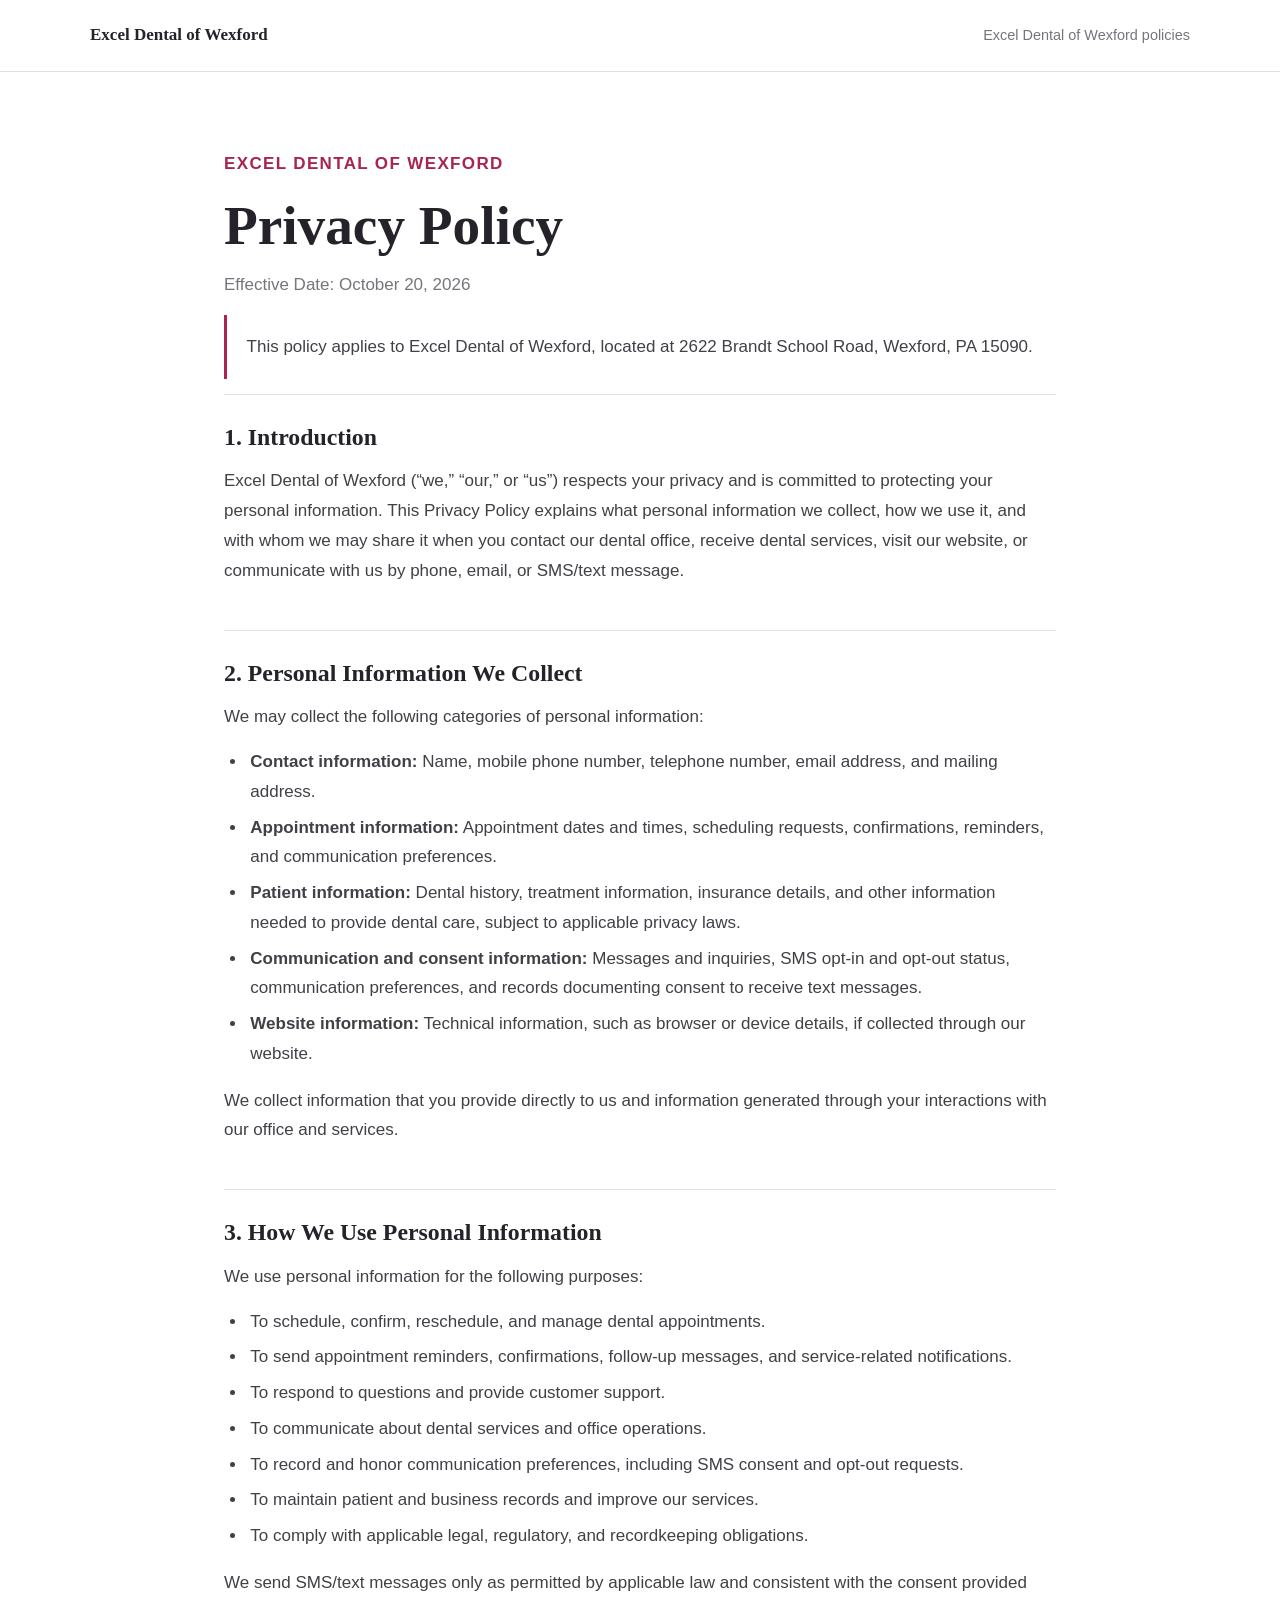
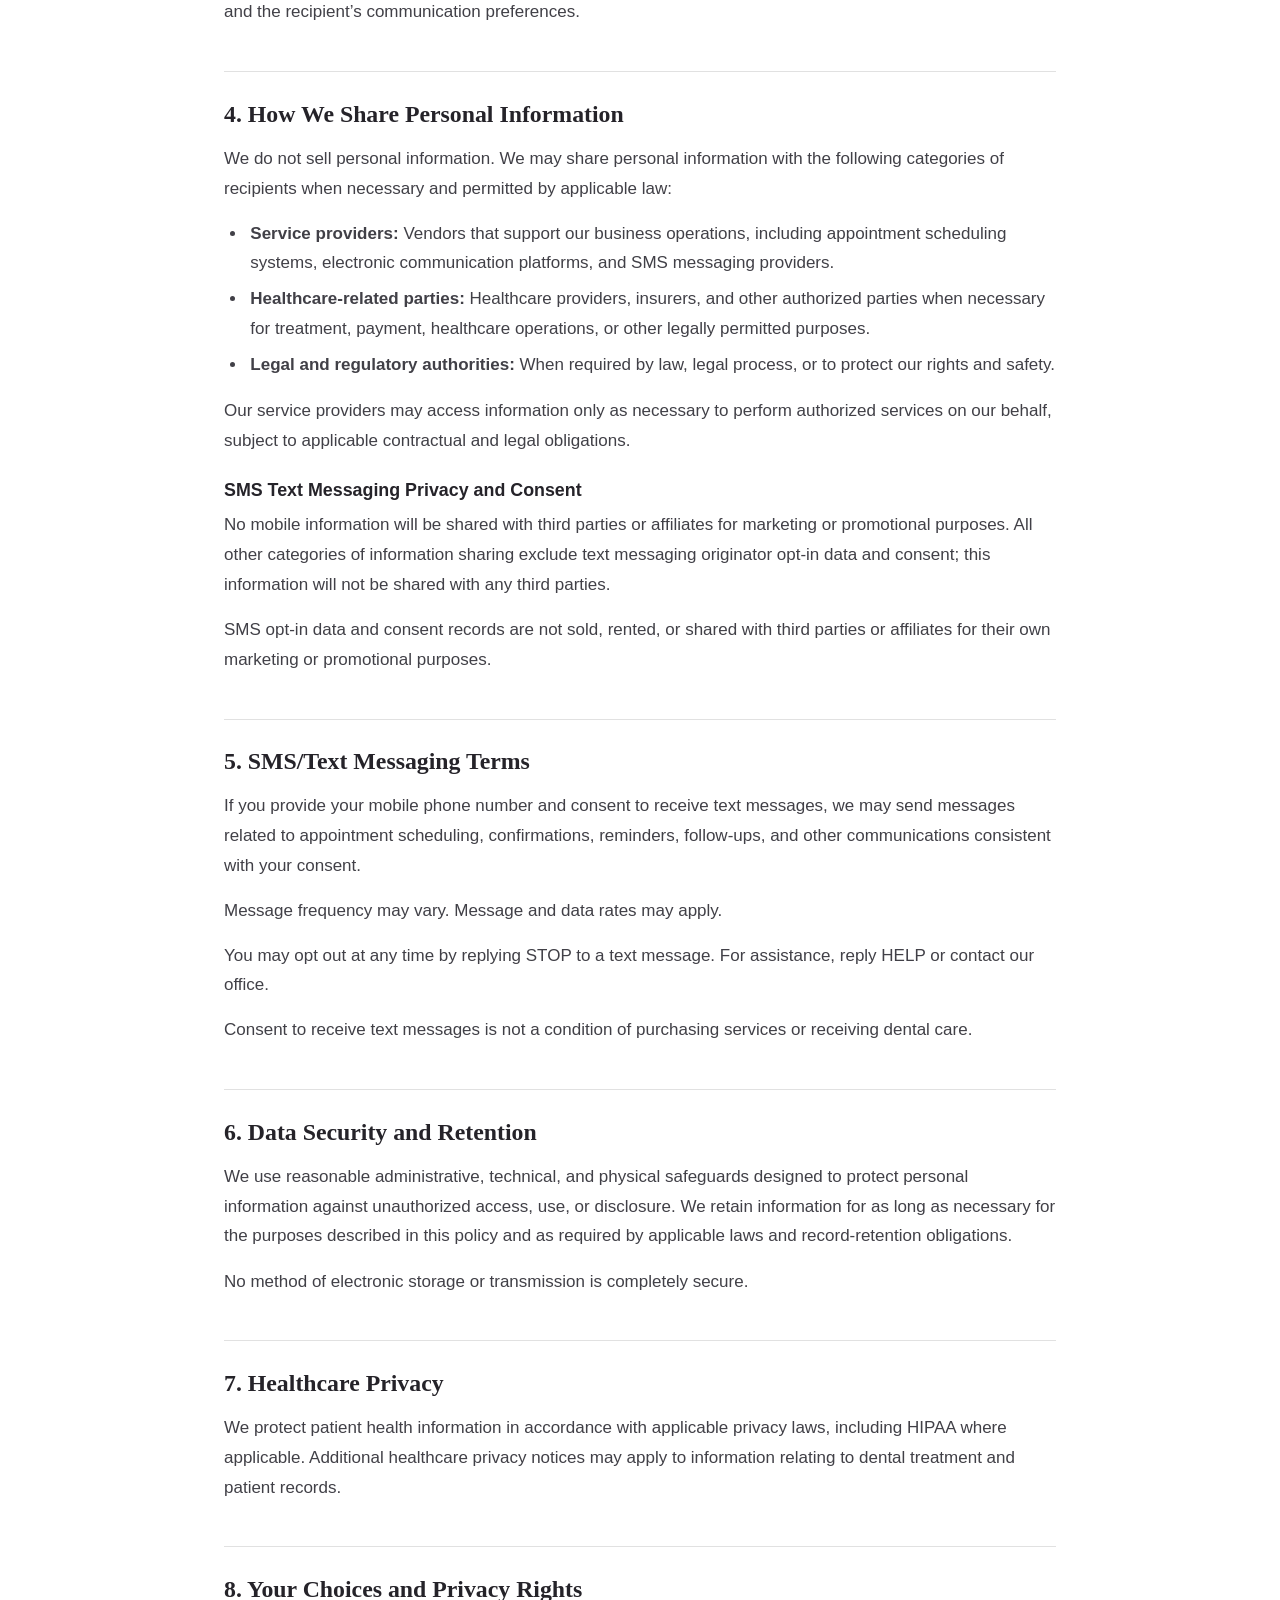
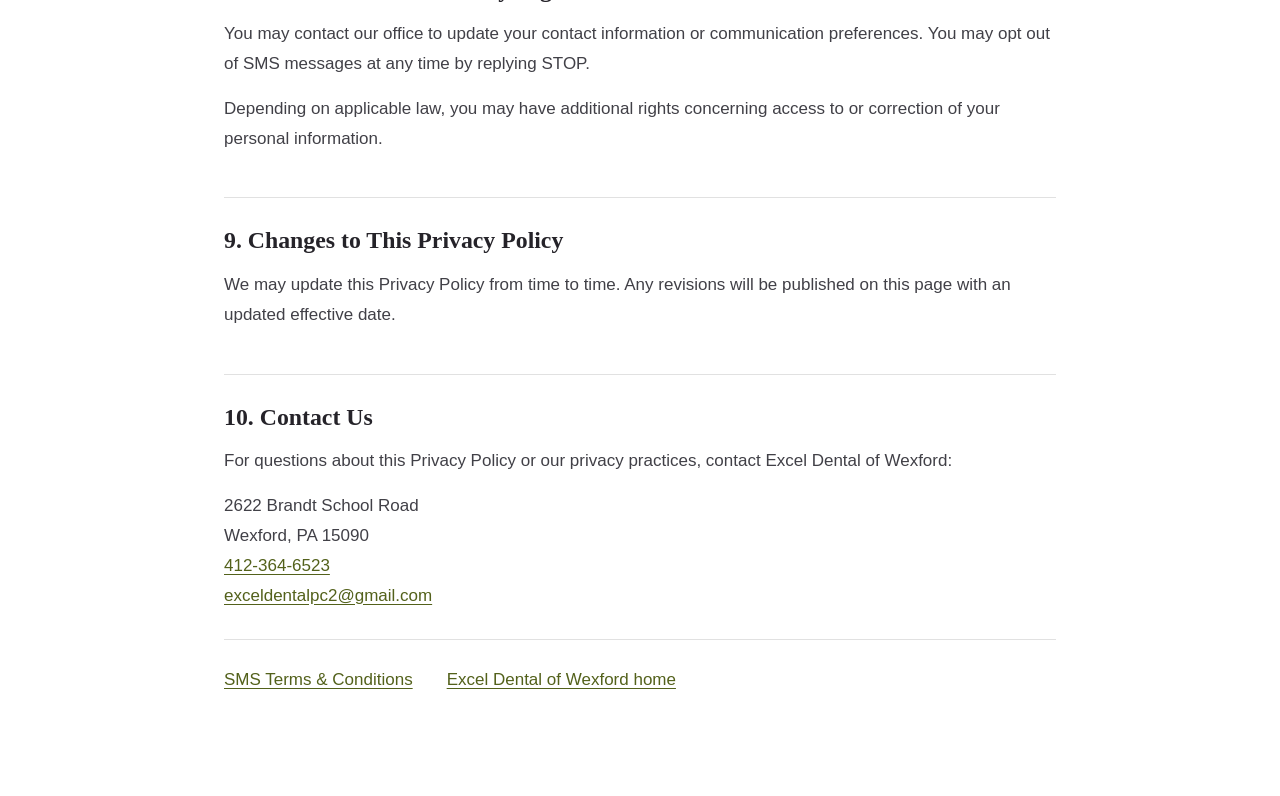
<file: wexford-privacy-policy.html>
<!DOCTYPE html>
<html lang="en">
<head>
  <meta charset="UTF-8" />
  <meta name="viewport" content="width=device-width, initial-scale=1.0" />
  <title>Privacy Policy | Excel Dental of Wexford</title>
  <meta name="description" content="Privacy policy for Excel Dental of Wexford, including information about personal data, communications, and SMS consent." />
  <link rel="canonical" href="https://www.exceldentalwexford.com/wexford-privacy-policy.html" />
  <link rel="stylesheet" href="css/style.css" />
</head>
<body class="legal-page">
  <header class="legal-topbar">
    <a href="index.html">Excel Dental of Wexford</a>
    <span>Excel Dental of Wexford policies</span>
  </header>

  <main class="legal-document">
    <p class="legal-eyebrow">Excel Dental of Wexford</p>
    <h1>Privacy Policy</h1>
    <p class="legal-effective">Effective Date: October 20, 2026</p>
    <p class="legal-scope">This policy applies to Excel Dental of Wexford, located at 2622 Brandt School Road, Wexford, PA 15090.</p>

    <section>
      <h2>1. Introduction</h2>
      <p>Excel Dental of Wexford (“we,” “our,” or “us”) respects your privacy and is committed to protecting your personal information. This Privacy Policy explains what personal information we collect, how we use it, and with whom we may share it when you contact our dental office, receive dental services, visit our website, or communicate with us by phone, email, or SMS/text message.</p>
    </section>

    <section>
      <h2>2. Personal Information We Collect</h2>
      <p>We may collect the following categories of personal information:</p>
      <ul>
        <li><strong>Contact information:</strong> Name, mobile phone number, telephone number, email address, and mailing address.</li>
        <li><strong>Appointment information:</strong> Appointment dates and times, scheduling requests, confirmations, reminders, and communication preferences.</li>
        <li><strong>Patient information:</strong> Dental history, treatment information, insurance details, and other information needed to provide dental care, subject to applicable privacy laws.</li>
        <li><strong>Communication and consent information:</strong> Messages and inquiries, SMS opt-in and opt-out status, communication preferences, and records documenting consent to receive text messages.</li>
        <li><strong>Website information:</strong> Technical information, such as browser or device details, if collected through our website.</li>
      </ul>
      <p>We collect information that you provide directly to us and information generated through your interactions with our office and services.</p>
    </section>

    <section>
      <h2>3. How We Use Personal Information</h2>
      <p>We use personal information for the following purposes:</p>
      <ul>
        <li>To schedule, confirm, reschedule, and manage dental appointments.</li>
        <li>To send appointment reminders, confirmations, follow-up messages, and service-related notifications.</li>
        <li>To respond to questions and provide customer support.</li>
        <li>To communicate about dental services and office operations.</li>
        <li>To record and honor communication preferences, including SMS consent and opt-out requests.</li>
        <li>To maintain patient and business records and improve our services.</li>
        <li>To comply with applicable legal, regulatory, and recordkeeping obligations.</li>
      </ul>
      <p>We send SMS/text messages only as permitted by applicable law and consistent with the consent provided and the recipient’s communication preferences.</p>
    </section>

    <section>
      <h2>4. How We Share Personal Information</h2>
      <p>We do not sell personal information. We may share personal information with the following categories of recipients when necessary and permitted by applicable law:</p>
      <ul>
        <li><strong>Service providers:</strong> Vendors that support our business operations, including appointment scheduling systems, electronic communication platforms, and SMS messaging providers.</li>
        <li><strong>Healthcare-related parties:</strong> Healthcare providers, insurers, and other authorized parties when necessary for treatment, payment, healthcare operations, or other legally permitted purposes.</li>
        <li><strong>Legal and regulatory authorities:</strong> When required by law, legal process, or to protect our rights and safety.</li>
      </ul>
      <p>Our service providers may access information only as necessary to perform authorized services on our behalf, subject to applicable contractual and legal obligations.</p>

      <h3>SMS Text Messaging Privacy and Consent</h3>
      <p>No mobile information will be shared with third parties or affiliates for marketing or promotional purposes. All other categories of information sharing exclude text messaging originator opt-in data and consent; this information will not be shared with any third parties.</p>
      <p>SMS opt-in data and consent records are not sold, rented, or shared with third parties or affiliates for their own marketing or promotional purposes.</p>
    </section>

    <section>
      <h2>5. SMS/Text Messaging Terms</h2>
      <p>If you provide your mobile phone number and consent to receive text messages, we may send messages related to appointment scheduling, confirmations, reminders, follow-ups, and other communications consistent with your consent.</p>
      <p>Message frequency may vary. Message and data rates may apply.</p>
      <p>You may opt out at any time by replying STOP to a text message. For assistance, reply HELP or contact our office.</p>
      <p>Consent to receive text messages is not a condition of purchasing services or receiving dental care.</p>
    </section>

    <section>
      <h2>6. Data Security and Retention</h2>
      <p>We use reasonable administrative, technical, and physical safeguards designed to protect personal information against unauthorized access, use, or disclosure. We retain information for as long as necessary for the purposes described in this policy and as required by applicable laws and record-retention obligations.</p>
      <p>No method of electronic storage or transmission is completely secure.</p>
    </section>

    <section>
      <h2>7. Healthcare Privacy</h2>
      <p>We protect patient health information in accordance with applicable privacy laws, including HIPAA where applicable. Additional healthcare privacy notices may apply to information relating to dental treatment and patient records.</p>
    </section>

    <section>
      <h2>8. Your Choices and Privacy Rights</h2>
      <p>You may contact our office to update your contact information or communication preferences. You may opt out of SMS messages at any time by replying STOP.</p>
      <p>Depending on applicable law, you may have additional rights concerning access to or correction of your personal information.</p>
    </section>

    <section>
      <h2>9. Changes to This Privacy Policy</h2>
      <p>We may update this Privacy Policy from time to time. Any revisions will be published on this page with an updated effective date.</p>
    </section>

    <section>
      <h2>10. Contact Us</h2>
      <p>For questions about this Privacy Policy or our privacy practices, contact Excel Dental of Wexford:</p>
      <address>
        2622 Brandt School Road<br />
        Wexford, PA 15090<br />
        <a href="tel:+14123646523">412-364-6523</a><br />
        <a href="mailto:exceldentalpc2@gmail.com">exceldentalpc2@gmail.com</a>
      </address>
    </section>

    <nav class="legal-related" aria-label="Related policies">
      <a href="wexford-sms-terms.html">SMS Terms &amp; Conditions</a>
      <a href="index.html">Excel Dental of Wexford home</a>
    </nav>
  </main>
</body>
</html>
</file>
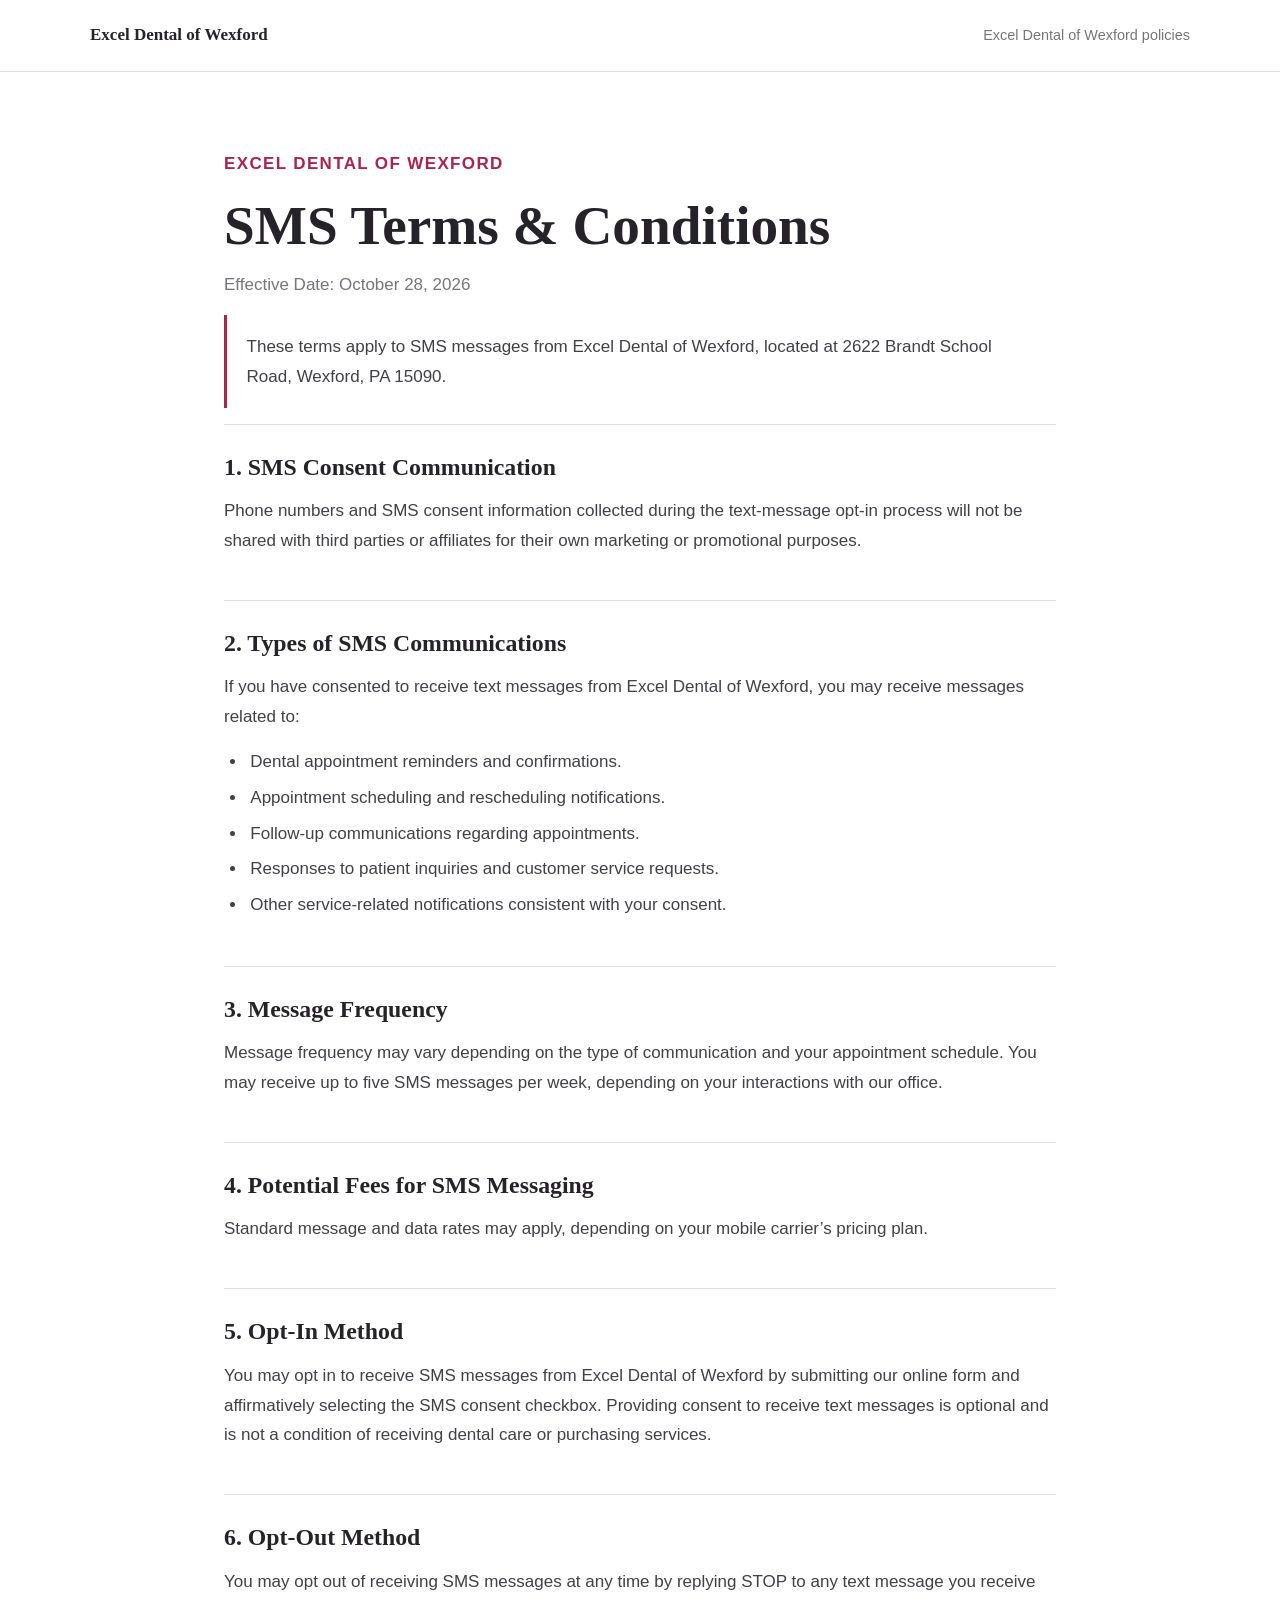
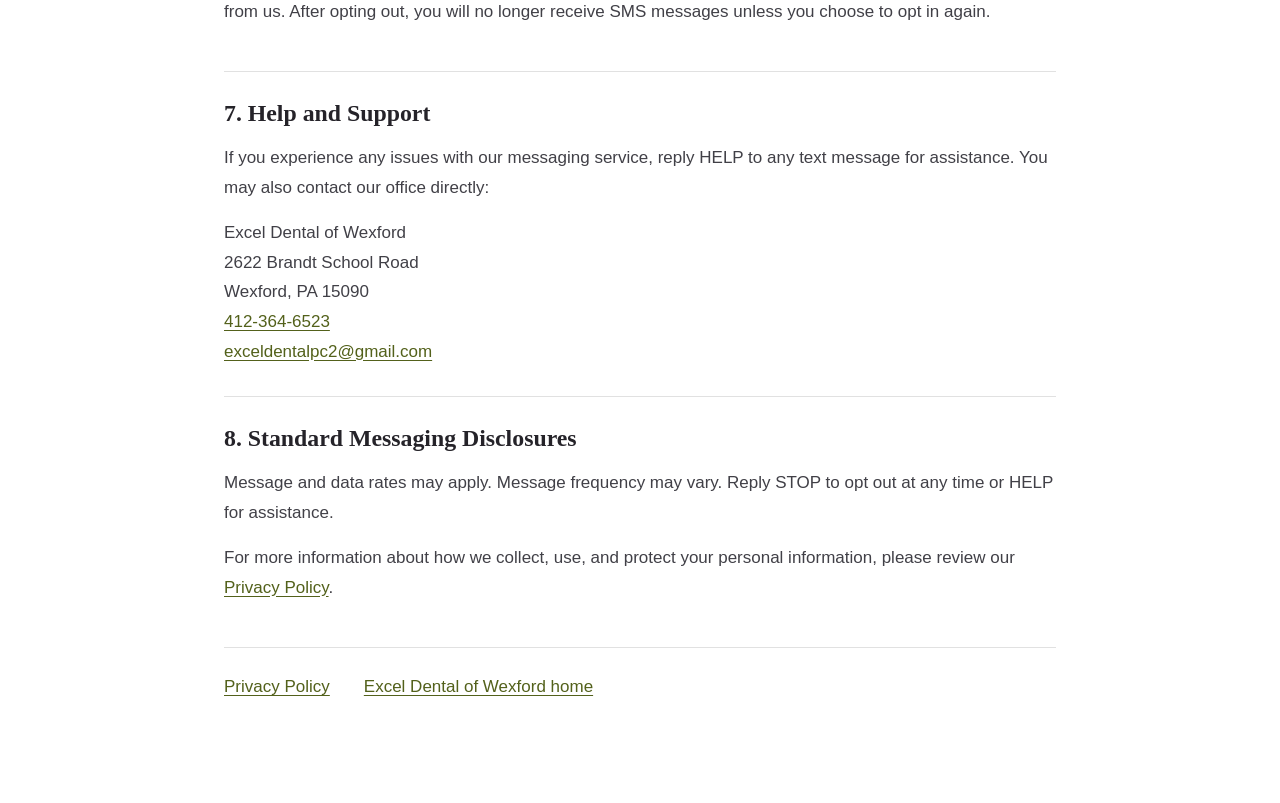
<file: wexford-sms-terms.html>
<!DOCTYPE html>
<html lang="en">
<head>
  <meta charset="UTF-8" />
  <meta name="viewport" content="width=device-width, initial-scale=1.0" />
  <title>SMS Terms &amp; Conditions | Excel Dental of Wexford</title>
  <meta name="description" content="SMS messaging terms and conditions for Excel Dental of Wexford, including consent, message frequency, fees, opt-out, and support." />
  <link rel="canonical" href="https://www.exceldentalwexford.com/wexford-sms-terms.html" />
  <link rel="stylesheet" href="css/style.css" />
</head>
<body class="legal-page">
  <header class="legal-topbar">
    <a href="index.html">Excel Dental of Wexford</a>
    <span>Excel Dental of Wexford policies</span>
  </header>

  <main class="legal-document">
    <p class="legal-eyebrow">Excel Dental of Wexford</p>
    <h1>SMS Terms &amp; Conditions</h1>
    <p class="legal-effective">Effective Date: October 28, 2026</p>
    <p class="legal-scope">These terms apply to SMS messages from Excel Dental of Wexford, located at 2622 Brandt School Road, Wexford, PA 15090.</p>

    <section>
      <h2>1. SMS Consent Communication</h2>
      <p>Phone numbers and SMS consent information collected during the text-message opt-in process will not be shared with third parties or affiliates for their own marketing or promotional purposes.</p>
    </section>

    <section>
      <h2>2. Types of SMS Communications</h2>
      <p>If you have consented to receive text messages from Excel Dental of Wexford, you may receive messages related to:</p>
      <ul>
        <li>Dental appointment reminders and confirmations.</li>
        <li>Appointment scheduling and rescheduling notifications.</li>
        <li>Follow-up communications regarding appointments.</li>
        <li>Responses to patient inquiries and customer service requests.</li>
        <li>Other service-related notifications consistent with your consent.</li>
      </ul>
    </section>

    <section>
      <h2>3. Message Frequency</h2>
      <p>Message frequency may vary depending on the type of communication and your appointment schedule. You may receive up to five SMS messages per week, depending on your interactions with our office.</p>
    </section>

    <section>
      <h2>4. Potential Fees for SMS Messaging</h2>
      <p>Standard message and data rates may apply, depending on your mobile carrier’s pricing plan.</p>
    </section>

    <section>
      <h2>5. Opt-In Method</h2>
      <p>You may opt in to receive SMS messages from Excel Dental of Wexford by submitting our online form and affirmatively selecting the SMS consent checkbox. Providing consent to receive text messages is optional and is not a condition of receiving dental care or purchasing services.</p>
    </section>

    <section>
      <h2>6. Opt-Out Method</h2>
      <p>You may opt out of receiving SMS messages at any time by replying STOP to any text message you receive from us. After opting out, you will no longer receive SMS messages unless you choose to opt in again.</p>
    </section>

    <section>
      <h2>7. Help and Support</h2>
      <p>If you experience any issues with our messaging service, reply HELP to any text message for assistance. You may also contact our office directly:</p>
      <address>
        Excel Dental of Wexford<br />
        2622 Brandt School Road<br />
        Wexford, PA 15090<br />
        <a href="tel:+14123646523">412-364-6523</a><br />
        <a href="mailto:exceldentalpc2@gmail.com">exceldentalpc2@gmail.com</a>
      </address>
    </section>

    <section>
      <h2>8. Standard Messaging Disclosures</h2>
      <p>Message and data rates may apply. Message frequency may vary. Reply STOP to opt out at any time or HELP for assistance.</p>
      <p>For more information about how we collect, use, and protect your personal information, please review our <a href="wexford-privacy-policy.html">Privacy Policy</a>.</p>
    </section>

    <nav class="legal-related" aria-label="Related policies">
      <a href="wexford-privacy-policy.html">Privacy Policy</a>
      <a href="index.html">Excel Dental of Wexford home</a>
    </nav>
  </main>
</body>
</html>
</file>
<file: css/style.css>
/* ===================================================
   Excel Dental of Wexford — Main Stylesheet
   =================================================== */

/* === CSS VARIABLES === */
:root {
  --primary:       #cc3366;
  --primary-dark:  #a92550;
  --primary-light: #f3c7d6;
  --bg:            #f5f5f6;
  --bg-light:      #ffffff;
  --bg-about:      #f3c7d6;
  --surface:       #ffffff;
  --surface-alt:   #f8f5f6;
  --dark:          #252329;
  --text:          #414047;
  --muted:         #77747c;
  --white:         #fff;
  --border:        rgba(42,42,42,.14);
  --line-soft:     rgba(42,42,42,.09);
  --shadow-sm:     0 2px 8px rgba(0,0,0,.08);
  --shadow:        0 4px 20px rgba(0,0,0,.12);
  --shadow-lg:     0 14px 44px rgba(0,0,0,.18);
  --shadow-xl:     0 22px 64px rgba(16, 24, 8, .24);
  --radius:        20px;
  --radius-sm:     10px;
  --radius-xs:     6px;
  --ease:          cubic-bezier(.4,0,.2,1);
  --t:             all .3s var(--ease);
  --font-h:        'Playfair Display', Georgia, serif;
  --font-b:        'Inter', -apple-system, BlinkMacSystemFont, sans-serif;
}

/* === RESET === */
*, *::before, *::after { box-sizing: border-box; margin: 0; padding: 0; }
html  {
  scroll-behavior: smooth;
  font-size: 17px;
}
body  {
  font-family: var(--font-b);
  font-size: 1rem;
  line-height: 1.65;
  color: var(--text);
  background: #f7f6f7;
  overflow-x: hidden;
  -webkit-font-smoothing: antialiased;
  -webkit-tap-highlight-color: transparent;
}
img  { max-width: 100%; height: auto; display: block; }
a    { text-decoration: none; color: inherit; }
ul   { list-style: none; }
p { font-size: 1.3rem !important; }
h1,h2,h3,h4,h5 { font-family: var(--font-h); font-weight: 700; line-height: 1.15; color: var(--dark); }

/* === UTILITIES === */
.container { max-width: 1280px; margin: 0 auto; padding: 0 2rem; }

/* === BUTTONS === */
.btn {
  display: inline-flex;
  align-items: center;
  justify-content: center;
  gap: .45rem;
  padding: .8rem 2rem;
  border-radius: 100px;
  font-family: var(--font-b);
  font-size: .95rem;
  font-weight: 600;
  letter-spacing: .01em;
  cursor: pointer;
  transition: var(--t);
  border: 1.5px solid transparent;
  white-space: nowrap;
  touch-action: manipulation;
}
.btn-dark    { background: var(--dark);  color: var(--white); border-color: var(--dark); }
.btn-dark:hover  { background: #3a3a3a; transform: translateY(-2px); box-shadow: var(--shadow); }
.btn-outline { background: transparent; color: var(--dark);  border-color: var(--dark); }
.btn-outline:hover { background: var(--dark); color: var(--white); transform: translateY(-2px); box-shadow: var(--shadow); }
.btn-light   { background: var(--white); color: var(--dark);  border-color: var(--white); }
.btn-light:hover { background: var(--bg-light); transform: translateY(-2px); box-shadow: var(--shadow); }
.btn-accent  { background: var(--primary); color: var(--white); border-color: var(--primary); }
.btn-accent:hover { background: var(--primary-dark); border-color: var(--primary-dark); transform: translateY(-2px); }

/* =====================================================
   NAVBAR
   ===================================================== */
.navbar {
  position: fixed;
  top: 0; left: 0; right: 0;
  z-index: 100;
  height: 72px;
  background: rgba(255,255,255,.96);
  backdrop-filter: blur(16px);
  -webkit-backdrop-filter: blur(16px);
  border-bottom: 1px solid rgba(204,51,102,.18);
  box-shadow: 0 6px 20px rgba(36, 45, 18, .08);
  transition: var(--t);
}
.navbar.scrolled { background: rgba(255,255,255,.99); box-shadow: var(--shadow-sm); }

.nav-inner {
  max-width: 1280px;
  margin: 0 auto;
  padding: 0 2rem;
  height: 100%;
  display: flex;
  align-items: center;
  gap: 1.5rem;
}

/* Logo */
.nav-logo { display: flex; align-items: center; gap: .6rem; flex-shrink: 0; }
.nav-logo-icon {
  width: 38px; height: 38px;
  background: var(--dark);
  border-radius: 10px;
  display: flex; align-items: center; justify-content: center;
}
.nav-logo-icon { display: none; }
.nav-logo::before {
  content: '';
  display: block;
  width: 168px;
  height: 62px;
  flex: 0 0 auto;
  background: url('../assets/images/excel-dental-wexford-logo.png') center / contain no-repeat;
}
.nav-logo-text { display: none; }
.nav-logo-icon svg { width: 20px; height: 20px; }
.nav-logo-text .name {
  display: block;
  font-family: var(--font-h);
  font-size: 1rem; font-weight: 700;
  color: var(--dark); line-height: 1.1;
  white-space: nowrap;
}
.nav-logo-text .tagline {
  display: block;
  font-size: .9rem;
  text-transform: uppercase;
  letter-spacing: .14em;
  color: var(--muted); line-height: 1;
}

/* Nav menu */
.nav-menu { display: flex; align-items: center; gap: .2rem; margin-left: auto; }
.nav-menu a {
  padding: .45rem .9rem;
  border-radius: var(--radius-xs);
  font-size: .95rem; font-weight: 500;
  color: var(--text);
  transition: var(--t);
}
.nav-menu a:hover,
.nav-menu a.active { background: rgba(42,42,42,.08); color: var(--dark); }
.nav-menu a { touch-action: manipulation; }

/* Nav actions */
.nav-actions { display: flex; align-items: center; gap: 1rem; flex-shrink: 0; }
.nav-phone {
  font-size: .95rem; font-weight: 600;
  color: var(--dark);
  display: flex; align-items: center; gap: .3rem;
}
.nav-phone:hover { text-decoration: underline; }

/* Hamburger */
.nav-hamburger {
  display: none;
  background: none; border: none; cursor: pointer;
  padding: .5rem;
  margin-left: auto;
  flex-direction: column; gap: 5px;
}
.nav-hamburger span {
  display: block; width: 22px; height: 2px;
  background: var(--dark); border-radius: 2px;
  transition: var(--t);
}

/* Mobile drawer */
.nav-mobile {
  display: none;
  position: fixed;
  top: 72px; left: 0; right: 0;
  background: var(--bg-light);
  border-bottom: 1px solid var(--border);
  padding: 1.25rem 2rem 1.5rem;
  flex-direction: column;
  gap: .3rem;
  z-index: 99;
  box-shadow: var(--shadow);
}
.nav-mobile.open { display: flex; }
.nav-mobile a {
  padding: .7rem 1rem;
  border-radius: var(--radius-xs);
  font-size: .95rem; font-weight: 500;
  color: var(--text); transition: var(--t);
  touch-action: manipulation;
}
.nav-mobile a:hover { background: rgba(42,42,42,.06); }
.nav-mobile a.btn-dark,
.nav-mobile a.btn-dark:hover { color: var(--white); }
.nav-mobile-cta {
  margin-top: 1rem;
  padding-top: 1rem;
  border-top: 1px solid var(--border);
  display: flex; flex-direction: column; gap: .6rem;
}

/* =====================================================
   HERO
   ===================================================== */
.hero {
  display: grid;
  grid-template-columns: repeat(2, minmax(0, 1fr));
  min-height: 0;
  padding-top: 72px;
  align-items: stretch;
  background:
    linear-gradient(140deg, #ffffff 0%, #fbf3f6 55%, #f8e9ef 100%);
}
.hero-left {
  display: flex;
  align-items: center;
  padding: 5rem 3rem 5rem;
  padding-left: max(3rem, calc((100vw - 1280px) / 2 + 2rem));
}
.hero-text { max-width: 500px; }
.hero-chip {
  display: inline-flex; align-items: center; gap: .4rem;
  background: rgba(204,51,102,.12);
  color: var(--dark);
  padding: .35rem 1rem;
  border-radius: 100px;
  font-size: .92rem; font-weight: 700;
  text-transform: uppercase; letter-spacing: .1em;
  margin-bottom: 1.75rem;
}
.hero-h1 { font-size: clamp(2.8rem,5vw,4.5rem); color: var(--dark); margin-bottom: .5rem; }
.hero-h1 em { font-style: italic; font-weight: 400; }
.hero-tagline {
  font-family: var(--font-h);
  font-size: clamp(1rem,1.8vw,1.25rem) !important;
  font-style: italic; font-weight: 400;
  color: var(--muted); margin-bottom: 1rem;
}
.hero-desc { font-size: .98rem !important; color: var(--muted); margin-bottom: 2rem; max-width: 380px; line-height: 1.65; }
.hero-actions { display: flex; gap: .85rem; flex-wrap: wrap; }

.hero-right { position: relative; min-width: 0; overflow: hidden; }
.hero-right::after {
  content: '';
  position: absolute;
  inset: 0;
  background: linear-gradient(180deg, rgba(0,0,0,.06) 0%, rgba(0,0,0,.22) 100%);
  pointer-events: none;
}
.hero-right img {
  width: 100%;
  height: 100%;
  object-fit: cover;
  object-position: center;
  transform: none;
  filter: saturate(1.08) contrast(1.02);
}

/* =====================================================
   TRUST STRIP
   ===================================================== */
.trust-strip {
  background:
    radial-gradient(circle at 20% 25%, rgba(255,255,255,.2) 0%, rgba(255,255,255,0) 52%),
    linear-gradient(135deg, #cc3366 0%, #a92550 100%);
  padding: 1.25rem 2rem;
}

.trust-inner {
  max-width: 1200px;
  margin: 0 auto;
  display: grid;
  grid-template-columns: repeat(3, 1fr);
  gap: 1rem;
}

.trust-item {
  border: 1px solid rgba(42,42,42,.16);
  border-radius: var(--radius-sm);
  background: rgba(255,255,255,.25);
  padding: 1.1rem 1.15rem;
  box-shadow: 0 10px 22px rgba(34,42,14,.15), inset 0 1px 0 rgba(255,255,255,.4);
}

.trust-item h2 {
  font-size: clamp(1.2rem, 2vw, 1.5rem);
  margin-bottom: .3rem;
}

.trust-item p {
  font-size: .92rem;
  color: rgba(42,42,42,.9);
  line-height: 1.55;
}

/* =====================================================
   ABOUT
   ===================================================== */
.about { display: grid; grid-template-columns: repeat(2, minmax(0, 1fr)); min-height: 580px; overflow-x: clip; }
.about-left { min-width: 0; overflow: hidden; background: #f8e9ef; }
.about-left img { display: block; width: 100%; height: 100%; min-height: 100%; object-fit: cover; object-position: 62% center; transition: transform .7s ease; }
.about-left:hover img { transform: scale(1.04); }

.about-right {
  background: linear-gradient(170deg, #f8dce6 0%, #ffffff 100%);
  display: flex; flex-direction: column; justify-content: center;
  padding: 5rem 3rem;
  padding-right: max(3rem, calc((100vw - 1280px) / 2 + 2rem));
  box-shadow: inset 0 1px 0 rgba(255,255,255,.65), inset 22px 0 36px rgba(125,31,66,.07);
}
.about-right h2 { font-size: clamp(1.75rem,3vw,2.6rem); margin-bottom: 1.5rem; max-width: 440px; }
.about-right p { font-size: .96rem; color: var(--dark); line-height: 1.8; max-width: 480px; margin-bottom: 2.5rem; opacity: .88; }

/* =====================================================
   WHY CHOOSE US
   ===================================================== */
.why-us {
  padding: 6rem 1erem;
  background:
    radial-gradient(circle at 85% 18%, rgba(204,51,102,.1) 0%, rgba(204,51,102,0) 42%),
    var(--bg-light);
}

.eyebrow {
  display: inline-block;
  font-size: .85rem;
  font-weight: 700;
  letter-spacing: .12em;
  text-transform: uppercase;
  color: var(--muted);
  margin-bottom: .7rem;
}

.why-us-intro {
  max-width: 640px;
  margin: 0 auto 3.5rem;
  text-align: center;
}

.why-us-intro h2 {
  font-size: clamp(1.9rem, 3vw, 2.8rem);
  margin-bottom: .75rem;
}

.why-us-sub {
  font-size: 1.05rem !important;
  color: var(--muted);
  line-height: 1.6;
}

.why-us-grid {
  max-width: 1280px;
  margin: 0 auto;
  display: grid;
  grid-template-columns: repeat(3, 1fr);
  gap: 1.5rem;
}

.why-card {
  display: flex;
  flex-direction: column;
  gap: 1rem;
  padding: 2.25rem 2rem;
  background: var(--surface);
  border-radius: var(--radius);
  border: 1px solid var(--border);
  transition: var(--t);
}

.why-card:hover {
  transform: translateY(-3px);
  box-shadow: var(--shadow);
}

.why-card-icon {
  width: 44px;
  height: 44px;
  display: flex;
  align-items: center;
  justify-content: center;
  background: rgba(204,51,102,.12);
  border-radius: 12px;
  flex-shrink: 0;
}

.why-card-icon svg {
  width: 22px;
  height: 22px;
  stroke: var(--dark);
}

.why-card h3 {
  font-size: 1.35rem;
  line-height: 1.3;
  color: var(--dark);
}

.why-card p {
  font-size: 1.08rem !important;
  line-height: 1.75;
  color: var(--muted);
  margin: 0;
}

/* =====================================================
   SERVICES
   ===================================================== */
.services { padding: 7rem 2rem; }
/* Services page uses the same section inside its own wrapper */
.services-page-wrap .services { padding: 3rem 2rem 6rem; }
.services-intro { text-align: center; max-width: 560px; margin: 0 auto 4rem; }
.services-intro h2 { font-size: clamp(2rem,3.5vw,3rem); margin-bottom: 1rem; }
.services-intro p { color: var(--muted); font-size: 1.05rem; }

/* Flex-expand card grid (matches original WordPress design) */
.services-grid {
  display: grid;
  grid-template-columns: repeat(3, minmax(0, 1fr));
  gap: 18px;
  max-width: 1280px; margin: 0 auto 3.5rem;
}

.srv-card {
  display: flex;
  flex-direction: column;
  min-width: 0;
  min-height: 330px;
  border-radius: 6px; overflow: hidden;
  text-decoration: none;
  background-color: #ffffff;
  border: 1px solid rgba(37,35,41,.12);
  box-shadow: 0 10px 24px rgba(37,35,41,.08);
  transition: transform .25s ease, box-shadow .25s ease;
}
.srv-card:hover { box-shadow: 0 14px 28px rgba(37,35,41,.12); }

.srv-bg {
  position: relative;
  inset: auto;
  width: 64px;
  height: 64px;
  flex: 0 0 64px;
  margin: 1.5rem auto 0;
  background-size: contain; background-position: center; background-repeat: no-repeat;
  transition: transform .25s ease;
  opacity: 1;
}
.srv-card:hover .srv-bg { transform: scale(1.04); }

/* overlay not needed — gradient is on .srv-body */
.srv-overlay { display: none; }

.srv-body {
  position: relative;
  flex: 1;
  padding: 1rem 1.25rem 1.25rem;
  display: flex; flex-direction: column;
}
.srv-body h3 {
  color: var(--dark); font-size: 1.2rem; font-weight: 700;
  margin: 0; line-height: 1.2;
}
.srv-desc {
  color: var(--muted); font-size: .98rem !important; line-height: 1.55;
  margin: .55rem 0 1rem;
  max-height: none; overflow: visible; opacity: 1;
}
.srv-card:hover .srv-desc { opacity: 1; }

.srv-link {
  display: inline-block;
  padding: 9px 20px;
  background: var(--primary);
  color: var(--white);
  border-radius: 4px;
  font-size: .92rem; font-weight: 700;
  align-self: flex-start;
  opacity: 1; transform: none; margin-top: auto;
  transition: opacity .4s .08s cubic-bezier(.4,0,.2,1), transform .4s .08s cubic-bezier(.4,0,.2,1), background .25s ease;
}
.srv-link:hover { background: var(--primary-dark); }
.srv-card:hover .srv-link { opacity: 1; transform: none; margin-top: auto; }

.services-footer { text-align: center; }

/* =====================================================
   CARE OPTIONS
   ===================================================== */
.care-options {
  padding: 5.5rem 2rem;
  background:
    linear-gradient(180deg, #ffffff 0%, #f8f3f6 100%);
}

.care-options-inner {
  max-width: 1160px;
  margin: 0 auto;
  display: grid;
  grid-template-columns: 1.15fr .85fr;
  gap: 1.3rem;
}

.care-options-main,
.virtual-consult {
  border: 1px solid var(--border);
  border-radius: var(--radius);
  background: var(--white);
  padding: 2.1rem 2rem;
  box-shadow: 0 18px 38px rgba(40, 36, 26, .14);
}

.care-options-main h2 {
  font-size: clamp(1.8rem, 2.7vw, 2.5rem);
  margin-bottom: .9rem;
}

.care-options-main > p {
  color: var(--text);
  line-height: 1.7;
  margin-bottom: 1.1rem;
}

.care-options-main ul {
  margin: 0 0 1.5rem;
  padding: 0;
  display: flex;
  flex-direction: column;
  gap: .5rem;
}

.care-options-main li {
  display: flex;
  align-items: flex-start;
  gap: .55rem;
  font-size: .97rem;
  color: var(--text);
}

.care-options-main li::before {
  content: '';
  width: 7px;
  height: 7px;
  border-radius: 50%;
  margin-top: .52rem;
  background: var(--primary-dark);
  flex-shrink: 0;
}

.care-options-actions {
  display: flex;
  gap: .8rem;
  flex-wrap: wrap;
}

.virtual-consult {
  background: linear-gradient(165deg, #202020 0%, #2d2d2d 100%);
  color: var(--white);
  border-color: rgba(255,255,255,.08);
  box-shadow: var(--shadow-xl);
}

.virtual-consult h3 {
  color: var(--white);
  font-size: 1.55rem;
  margin-bottom: .65rem;
}

.virtual-consult p {
  color: rgba(255,255,255,.75);
  font-size: .95rem;
  line-height: 1.62;
  margin-bottom: 1rem;
}

.virtual-consult ol {
  margin: 0 0 1.4rem 1.2rem;
  color: rgba(255,255,255,.9);
  display: flex;
  flex-direction: column;
  gap: .6rem;
}

.virtual-consult ol li {
  line-height: 1.55;
  font-size: .95rem;
}

/* =====================================================
   TESTIMONIALS
   ===================================================== */
.testimonials {
  background:
    radial-gradient(circle at 15% 18%, rgba(204,51,102,.12) 0%, rgba(204,51,102,0) 34%),
    linear-gradient(150deg, #1f1f1f 0%, #252525 60%, #1c1c1c 100%);
  padding: 6rem 2rem;
  position: relative;
  overflow: hidden;
}

.testimonials::before {
  content: '';
  position: absolute;
  inset: 0;
  background-image: radial-gradient(rgba(255,255,255,.08) .7px, transparent .7px);
  background-size: 9px 9px;
  opacity: .18;
  pointer-events: none;
}
.testimonials-header { text-align: center; margin-bottom: 3.5rem; }
.testimonials-header h2 { color: var(--white); font-size: clamp(1.75rem,3vw,2.5rem); margin-bottom: .75rem; }
.testimonials-header p  { color: rgba(255,255,255,.45); font-size: 1rem; }

.testimonials-grid {
  display: grid; grid-template-columns: repeat(3,1fr);
  gap: 1.5rem; max-width: 1100px; margin: 0 auto;
}
.t-card {
  background: linear-gradient(180deg, rgba(255,255,255,.10) 0%, rgba(255,255,255,.03) 100%);
  border: 1px solid rgba(255,255,255,.16);
  border-radius: var(--radius); padding: 2rem;
  backdrop-filter: blur(2px);
  box-shadow: 0 16px 28px rgba(0,0,0,.24), inset 0 1px 0 rgba(255,255,255,.13);
  transition: var(--t);
}
.t-card:hover { background: rgba(255,255,255,.13); transform: translateY(-5px); }
.t-stars { color: var(--primary); font-size: .95rem; letter-spacing: 2px; margin-bottom: 1.25rem; }
.t-text  { color: rgba(255,255,255,.8); font-size: .92rem; line-height: 1.7; font-style: italic; margin-bottom: 1.5rem; }
.t-author { display: flex; align-items: center; gap: .75rem; }
.t-avatar {
  width: 42px; height: 42px; border-radius: 50%;
  background: var(--primary);
  display: flex; align-items: center; justify-content: center;
  font-weight: 700; font-size: .9rem; color: var(--dark); flex-shrink: 0;
}
.t-name { font-size: .9rem; font-weight: 600; color: var(--white); }
.t-loc  { font-size: .9rem; color: rgba(255,255,255,.4); }

/* =====================================================
   LOCATION
   ===================================================== */
.location {
  display: grid;
  grid-template-columns: 1fr 1fr;
  min-height: 560px;
  background: linear-gradient(180deg, #ffffff 0%, #f8f3f6 100%);
}
.location-map { overflow: hidden; }
.location-map iframe {
  width: 100%;
  height: 100%;
  min-height: 460px;
  border: none;
  box-shadow: inset 0 0 0 1px rgba(0,0,0,.06);
}

.location-info {
  display: flex; flex-direction: column; justify-content: center;
  padding: 5rem 3rem;
  padding-right: max(3rem, calc((100vw - 1280px) / 2 + 2rem));
  background: linear-gradient(180deg, rgba(255,255,255,.45) 0%, rgba(255,255,255,.16) 100%);
}
.location-info h2 { font-size: clamp(1.75rem,3vw,2.75rem); margin-bottom: 2.5rem; max-width: 360px; }
.location-info h2 em { font-style: italic; font-weight: 400; }

.info-blocks { display: flex; flex-direction: column; gap: 2rem; margin-bottom: 2.5rem; }
.info-block  { display: flex; gap: 1.1rem; align-items: flex-start; }
.info-icon   {
  width: 40px; height: 40px; flex-shrink: 0;
  background: rgba(204,51,102,.12);
  border-radius: var(--radius-sm);
  display: flex; align-items: center; justify-content: center;
}
.info-icon svg { width: 18px; height: 18px; fill: none; stroke: var(--dark); stroke-width: 2; stroke-linecap: round; stroke-linejoin: round; }
.info-label { font-size: .9rem; font-weight: 700; text-transform: uppercase; letter-spacing: .06em; color: var(--muted); margin-bottom: .35rem; }
.info-value { font-size: 1rem; color: var(--text); line-height: 1.6; }
.info-value a { color: var(--dark); font-weight: 600; }
.info-value a:hover { text-decoration: underline; }

.home-location .location-info {
  min-width: 0;
  padding-top: 4.5rem;
  padding-bottom: 4.5rem;
}
.home-location { grid-template-columns: repeat(2, minmax(0, 1fr)); overflow-x: clip; }
.home-location .location-map { min-width: 0; }
.home-location .eyebrow { color: var(--primary-dark); }
.home-location .location-info h2 { margin-bottom: 1.6rem; max-width: 480px; }
.visit-address { margin-bottom: 1.5rem; }
.visit-address address { font-size: 1.05rem; font-style: normal; line-height: 1.55; }
.visit-address address a { font-weight: 600; }
.visit-phone { display: inline-block; margin-top: .45rem; color: var(--primary-dark); font-weight: 700; }
.visit-hours { max-width: 520px; margin-bottom: 1.5rem; }
.visit-hours h3 { font-family: var(--font-b); font-size: 1rem; margin-bottom: .6rem; }
.visit-hours table { width: 100%; table-layout: fixed; border-collapse: collapse; background: rgba(255,255,255,.78); }
.visit-hours th,
.visit-hours td { padding: .48rem .7rem; border: 1px solid rgba(37,35,41,.12); text-align: left; font-size: .9rem; line-height: 1.35; }
.visit-hours th { width: 42%; font-weight: 600; }
.visit-hours tr:nth-child(even) { background: rgba(204,51,102,.045); }
.visit-appointment { align-self: flex-start; }
.home-location .location-map { min-height: 100%; }
.home-location .location-map iframe { display: block; min-height: 100%; }

/* =====================================================
   FOOTER
   ===================================================== */
.footer {
  background: linear-gradient(180deg, #1f1f1f 0%, #171717 100%);
  color: rgba(255,255,255,.72);
  border-top: 1px solid rgba(255,255,255,.08);
}
.footer-main {
  display: grid; grid-template-columns: 2fr 1fr 1.25fr 1.5fr;
  gap: 4rem; max-width: 1280px; margin: 0 auto;
  padding: 5rem 2rem 3.5rem;
}

/* Footer brand */
.footer-brand .f-logo { display: flex; align-items: center; gap: .6rem; margin-bottom: 1.25rem; }
.footer-brand .f-logo-icon {
  width: 38px; height: 38px; background: var(--primary); border-radius: 9px;
  display: flex; align-items: center; justify-content: center;
}
.footer-brand .f-logo-icon { display: none; }
.footer-brand .f-logo-text { display: none; }
.footer-brand .f-logo::before {
  content: '';
  display: block;
  width: 168px;
  height: 62px;
  flex: 0 0 auto;
  background: url('../assets/images/excel-dental-wexford-logo.png') center / contain no-repeat;
}
.footer-brand .f-logo-icon svg { width: 20px; height: 20px; }
.f-logo-text .name  { display: block; font-family: var(--font-h); font-size: 1rem; font-weight: 700; color: var(--white); line-height: 1.1; }
.f-logo-text .care  { display: block; font-size: .9rem; text-transform: uppercase; letter-spacing: .08em; color: rgba(255,255,255,.35); }
.footer-brand > p   { font-size: .95rem; line-height: 1.65; max-width: 230px; color: rgba(255,255,255,.48); margin-bottom: 1.75rem; }

.footer-social { display: flex; gap: .5rem; }
.footer-social a {
  width: 34px; height: 34px; border-radius: 8px;
  background: rgba(255,255,255,.08);
  display: flex; align-items: center; justify-content: center;
  transition: var(--t);
}
.footer-social a:hover { background: rgba(255,255,255,.16); }
.footer-social svg { width: 16px; height: 16px; fill: rgba(255,255,255,.6); }

/* Footer cols */
.footer-col h4 {
  font-family: var(--font-b); font-size: .9rem; font-weight: 700;
  text-transform: uppercase; letter-spacing: .12em;
  color: rgba(255,255,255,.38); margin-bottom: 1.5rem;
}
.footer-col ul { display: flex; flex-direction: column; gap: .85rem; }
.footer-col ul a { font-size: .95rem; color: rgba(255,255,255,.62); transition: var(--t); line-height: 1.5; }
.footer-col ul a:hover { color: var(--white); }
.footer-appt-btn { display: inline-flex; margin-top: 1.5rem; }

.footer-bottom {
  border-top: 1px solid rgba(255,255,255,.07);
  padding: 1.5rem 2rem;
  max-width: 1280px; margin: 0 auto;
  display: flex; justify-content: space-between; align-items: center; gap: 1rem; flex-wrap: wrap;
}
.footer-bottom p { font-size: .9rem; color: rgba(255,255,255,.28); }

/* =====================================================
   PAGE HEADER (inner pages)
   ===================================================== */
.page-header {
  background: var(--bg-light);
  padding: 9rem 2rem 5rem;
  text-align: center;
}
.page-header .tag {
  display: inline-block;
  font-size: .9rem; font-weight: 700;
  text-transform: uppercase; letter-spacing: .12em;
  color: var(--muted); margin-bottom: .75rem;
}
.page-header h1 { font-size: clamp(2.5rem,5vw,4rem); margin-bottom: 1rem; }
.page-header p  { font-size: 1.1rem; color: var(--muted); max-width: 500px; margin: 0 auto; }

.sleep-content {
  max-width: 900px;
  margin: 0 auto;
  padding: 4rem 2rem 6rem;
}
.sleep-content p,
.sleep-content li { font-size: 1rem !important; line-height: 1.75; }
.sleep-intro { padding-bottom: 2rem; }
.sleep-content h2 { font-size: clamp(1.5rem, 3vw, 2rem); margin-bottom: .9rem; }
.sleep-content h3 { font-family: var(--font-b); font-size: 1rem; margin: 1.3rem 0 .6rem; }
.sleep-section { padding: 1.8rem 0; border-top: 1px solid var(--border); }
.sleep-content ul,
.sleep-content ol { margin: .5rem 0 0 1.25rem; list-style: disc; }
.sleep-content ol { list-style: decimal; }
.sleep-content li { padding-left: .2rem; margin: .35rem 0; }
.sleep-cta { margin-top: 1.5rem; padding: 2rem; background: #faeaf0; border-left: 4px solid var(--primary); }
.sleep-cta .cta-actions { display: flex; flex-wrap: wrap; gap: .75rem; margin-top: 1rem; }

@media (max-width: 600px) {
  .sleep-content { padding: 3rem 1.25rem 4rem; }
  .sleep-cta { padding: 1.4rem; }
}

/* =====================================================
   WEXFORD POLICY DOCUMENTS
   ===================================================== */
.legal-page {
  min-height: 100vh;
  background: var(--bg-light);
}
.legal-topbar {
  min-height: 72px;
  padding: 1rem max(2rem, calc((100vw - 1100px) / 2));
  display: flex;
  justify-content: space-between;
  align-items: center;
  gap: 1rem;
  background: var(--surface);
  border-bottom: 1px solid var(--border);
}
.legal-topbar a { font-family: var(--font-h); font-weight: 700; color: var(--dark); }
.legal-topbar span { color: var(--muted); font-size: .85rem; }
.legal-document {
  max-width: 900px;
  margin: 0 auto;
  padding: 4.5rem 2rem 6rem;
  color: var(--text);
}
.legal-eyebrow {
  color: var(--primary-dark);
  font-size: .8rem !important;
  font-weight: 700;
  letter-spacing: .08em;
  text-transform: uppercase;
  margin-bottom: .65rem;
}
.legal-document h1 { font-size: clamp(2.2rem, 5vw, 3.25rem); margin-bottom: .75rem; }
.legal-effective { color: var(--muted); font-size: .95rem !important; margin-bottom: 1.5rem; }
.legal-scope {
  padding: 1rem 1.15rem;
  border-left: 3px solid var(--primary-dark);
  background: rgba(255,255,255,.55);
  font-size: .95rem !important;
  margin-bottom: 2.5rem;
}
.legal-document section { padding: 1.7rem 0; border-top: 1px solid var(--border); }
.legal-document h2 { font-size: 1.4rem; margin-bottom: .9rem; }
.legal-document h3 { font-family: var(--font-b); font-size: 1.05rem; margin: 1.4rem 0 .6rem; }
.legal-document p,
.legal-document li,
.legal-document address {
  font-size: 1rem !important;
  line-height: 1.75;
}
.legal-document p { margin: 0 0 .9rem; }
.legal-document ul { list-style: disc; margin: .4rem 0 1rem 1.35rem; }
.legal-document li { padding-left: .2rem; margin: .35rem 0; }
.legal-document address { font-style: normal; }
.legal-document a { color: #53611b; text-decoration: underline; text-underline-offset: .15em; }
.legal-document a:hover { color: var(--dark); }
.legal-related { display: flex; flex-wrap: wrap; gap: 1rem 2rem; padding-top: 1.5rem; border-top: 1px solid var(--border); }

@media (max-width: 600px) {
  .legal-topbar { align-items: flex-start; flex-direction: column; padding: 1rem 1.25rem; }
  .legal-document { padding: 3rem 1.25rem 4rem; }
}

/* =====================================================
   ABOUT PAGE
   ===================================================== */
.about-story { padding: 6rem 2rem; background: var(--bg-light); overflow-x: clip; }
.about-story-inner {
  max-width: 1100px; margin: 0 auto;
  display: grid; grid-template-columns: 1fr 1fr; gap: 5rem; align-items: center;
}
.about-story-text h2 { font-size: clamp(1.75rem,3vw,2.5rem); margin-bottom: 1.5rem; }
.about-story-text p  { color: var(--text); line-height: 1.8; margin-bottom: 1.25rem; }
.about-story-img { border-radius: var(--radius); overflow: hidden; }
.about-story-img img { width: 100%; aspect-ratio: 3 / 4; object-fit: cover; object-position: center 24%; }

.values-section { padding: 6rem 2rem; }
.values-header  { text-align: center; max-width: 560px; margin: 0 auto 3rem; }
.values-header h2 { font-size: clamp(2rem,3vw,2.75rem); margin-bottom: 1rem; }
.values-header p  { color: var(--muted); }

.values-grid {
  display: grid; grid-template-columns: repeat(3,1fr);
  gap: 1.75rem; max-width: 1100px; margin: 0 auto;
}
.value-card {
  background: linear-gradient(180deg, #ffffff 0%, #fbf3f6 100%);
  border-radius: var(--radius);
  padding: 2.5rem 2rem;
  border: 1px solid var(--line-soft);
  box-shadow: 0 14px 28px rgba(46,42,32,.11);
}
.value-icon {
  width: 52px; height: 52px;
  background: rgba(204,51,102,.12);
  border-radius: 14px;
  display: flex; align-items: center; justify-content: center;
  margin-bottom: 1.25rem;
}
.value-icon svg { width: 26px; height: 26px; fill: none; stroke: var(--dark); stroke-width: 2; stroke-linecap: round; stroke-linejoin: round; }
.value-card h3 { font-size: 1.15rem; margin-bottom: .75rem; }
.value-card p  { font-size: .9rem; color: var(--muted); line-height: 1.65; }

.team-section { padding: 6rem 2rem; background: var(--bg-light); }
.team-header   { text-align: center; max-width: 560px; margin: 0 auto 3.5rem; }
.team-header h2 { font-size: clamp(2rem,3vw,2.75rem); margin-bottom: 1rem; }
.team-grid {
  display: grid; grid-template-columns: repeat(3,1fr);
  gap: 2rem; max-width: 1100px; margin: 0 auto;
}
.team-card { text-align: center; }
.team-photo {
  border-radius: var(--radius); overflow: hidden;
  aspect-ratio: 3/4; margin-bottom: 1.25rem;
}
.team-photo img { width: 100%; height: 100%; object-fit: cover; }
.team-card h3   { font-size: 1.15rem; margin-bottom: .35rem; }
.team-card .role { font-size: .95rem; color: var(--muted); }

/* =====================================================
   TEAM PROFILES PAGE
   ===================================================== */
.team-profiles-section {
  padding: 5rem 2rem 6rem;
  background: var(--bg);
}

.team-profiles-inner {
  max-width: 1180px;
  margin: 0 auto;
}

.team-profiles-intro {
  text-align: center;
  max-width: 700px;
  margin: 0 auto 2.75rem;
}

.team-profiles-intro h2 {
  font-size: clamp(1.8rem, 3vw, 2.6rem);
  margin-bottom: .8rem;
}

.team-profiles-intro p {
  color: var(--muted);
}

.profile-grid {
  display: grid;
  grid-template-columns: repeat(3, 1fr);
  gap: 1.4rem;
}

.profile-card {
  background: linear-gradient(180deg, #ffffff 0%, #fbf3f6 100%);
  border: 1px solid var(--border);
  border-radius: var(--radius);
  overflow: hidden;
  box-shadow: 0 14px 28px rgba(46,42,32,.12);
  transition: var(--t);
}

.profile-card:hover {
  transform: translateY(-4px);
  box-shadow: var(--shadow);
}

.profile-card--wide {
  grid-column: span 3;
}

.profile-image {
  width: 100%;
  aspect-ratio: 4 / 3;
  object-fit: cover;
}

.profile-card-body {
  padding: 1.2rem 1.2rem 1.35rem;
}

.profile-role {
  font-size: .83rem;
  font-weight: 700;
  letter-spacing: .08em;
  text-transform: uppercase;
  color: var(--muted);
  margin-bottom: .4rem;
}

.profile-name {
  font-size: 1.2rem;
  margin-bottom: .45rem;
}

.profile-card-body p {
  font-size: .96rem;
  color: var(--text);
  line-height: 1.72;
}

.about-team-highlight .team-profiles-intro {
  margin-bottom: 2rem;
}

.about-team-highlight .profile-grid {
  grid-template-columns: minmax(0, 960px);
  justify-content: center;
}

.about-team-highlight .profile-card--wide {
  grid-column: auto;
}

.about-team-highlight .profile-card {
  display: grid;
  grid-template-columns: minmax(320px, 1.1fr) minmax(0, .9fr);
  align-items: stretch;
}

.about-team-highlight .profile-image {
  height: 100%;
  min-height: 320px;
  aspect-ratio: auto;
}

.about-team-highlight .profile-card-body {
  padding: 1.6rem;
  display: flex;
  flex-direction: column;
  justify-content: center;
}

/* =====================================================
   OFFICE GALLERY PAGE
   ===================================================== */
.office-video-section {
  padding: 2.5rem 2rem 1.5rem;
  background: var(--bg-light);
}

.office-video-inner {
  max-width: 1320px;
  margin: 0 auto;
}

.office-video-intro {
  text-align: center;
  max-width: 760px;
  margin: 0 auto 1.4rem;
}

.office-video-intro h2 {
  font-size: clamp(2rem, 3.6vw, 3rem);
  margin-bottom: .6rem;
}

.office-video-intro p {
  color: var(--muted);
}

.office-video-wrap {
  background: linear-gradient(180deg, var(--surface) 0%, var(--surface-alt) 100%);
  border: 1px solid var(--border);
  border-radius: var(--radius);
  overflow: hidden;
  box-shadow: 0 16px 34px rgba(46,42,32,.16);
}

.office-tour-video {
  width: 100%;
  max-height: 78vh;
  display: block;
  background: #000;
}

.office-gallery-section {
  padding: 3.5rem 2rem 6rem;
  background: var(--bg-light);
}

.office-gallery-inner {
  max-width: 1320px;
  margin: 0 auto;
}

.office-gallery-intro {
  text-align: center;
  max-width: 720px;
  margin: 0 auto 2.8rem;
}

.office-gallery-intro h2 {
  font-size: clamp(1.8rem, 3vw, 2.6rem);
  margin-bottom: .75rem;
}

.office-gallery-intro p {
  color: var(--muted);
}

.office-grid {
  display: grid;
  grid-template-columns: repeat(2, minmax(0, 1fr));
  gap: 1.8rem;
}

.office-card {
  background: linear-gradient(180deg, var(--surface) 0%, var(--surface-alt) 100%);
  border-radius: var(--radius);
  border: 1px solid var(--border);
  overflow: hidden;
  box-shadow: 0 14px 28px rgba(46,42,32,.12);
  transition: var(--t);
}

.office-card:hover {
  transform: translateY(-4px);
  box-shadow: var(--shadow);
}

.office-photo {
  width: 100%;
  aspect-ratio: 16 / 10;
  object-fit: cover;
  display: block;
}

.office-card-body {
  padding: 1.25rem 1.3rem 1.45rem;
}

.office-card-title {
  font-size: 1.2rem;
  margin-bottom: .45rem;
}

.office-card-body p {
  font-size: 1rem;
  line-height: 1.72;
  color: var(--text);
}

/* =====================================================
   SERVICES PAGE
   ===================================================== */
.services-list { padding: 4rem 2rem 6rem; max-width: 1100px; margin: 0 auto; }
.service-item {
  display: grid; grid-template-columns: 1fr 1fr; gap: 4rem;
  align-items: center; padding: 4rem 0;
  border-bottom: 1px solid var(--border);
}
.service-item:last-child { border-bottom: none; }
.service-item.rev { direction: rtl; }
.service-item.rev > * { direction: ltr; }

.srv-item-img  { border-radius: var(--radius); overflow: hidden; }
.srv-item-img img { width: 100%; aspect-ratio: 4/3; object-fit: cover; transition: transform .6s ease; }
.srv-item-img:hover img { transform: scale(1.04); }

.srv-item-text .stag { font-size: .9rem; font-weight: 700; text-transform: uppercase; letter-spacing: .06em; color: var(--muted); margin-bottom: .75rem; }
.srv-item-text h2 { font-size: clamp(1.5rem,2.5vw,2rem); margin-bottom: 1.25rem; }
.srv-item-text p  { font-size: .95rem; line-height: 1.78; color: var(--text); margin-bottom: 1.5rem; }
.srv-item-text ul {
  list-style: none; display: flex; flex-direction: column; gap: .5rem;
  margin-bottom: 2rem; padding-left: 0;
}
.srv-item-text ul li {
  display: flex; align-items: flex-start; gap: .6rem;
  font-size: .98rem; color: var(--text);
}
.srv-item-text ul li::before {
  content: '';
  display: inline-block; flex-shrink: 0;
  width: 7px; height: 7px; border-radius: 50%;
  background: var(--primary-dark); margin-top: .48rem;
}

/* =====================================================
   CONTACT PAGE
   ===================================================== */
.contact-layout {
  display: grid; grid-template-columns: 1fr 1fr;
  min-height: calc(100vh - 72px);
}
.contact-form-side {
  background: var(--bg-light);
  padding: 5rem 3rem;
  padding-left: max(3rem, calc((100vw - 1280px) / 2 + 2rem));
  display: flex; flex-direction: column; justify-content: center;
}
.contact-form-side h1 { font-size: clamp(2rem,3.5vw,2.75rem); margin-bottom: .75rem; }
.contact-form-side .sub { color: var(--muted); margin-bottom: 2.5rem; }

.contact-form { display: flex; flex-direction: column; gap: 1.25rem; }
.form-row { display: grid; grid-template-columns: 1fr 1fr; gap: 1rem; }
.form-group { display: flex; flex-direction: column; gap: .45rem; }
.sms-consent { min-width: 0; border: 0; padding: 0; margin: 0; }
.sms-consent legend { font-size: .9rem; font-weight: 700; text-transform: uppercase; letter-spacing: .08em; color: var(--muted); }
.sms-consent-label { display: flex; align-items: flex-start; gap: .6rem; color: var(--muted); font-size: .85rem; font-weight: 400; text-transform: none; letter-spacing: 0; line-height: 1.55; cursor: pointer; }
.sms-consent-label input[type="checkbox"] { width: 1rem; height: 1rem; flex-shrink: 0; margin: .2rem 0 0; padding: 0; accent-color: var(--primary-dark); }
.sms-consent-label a { color: var(--primary-dark); text-decoration: underline; }
.form-group label {
  font-size: .9rem; font-weight: 700;
  text-transform: uppercase; letter-spacing: .08em; color: var(--muted);
}
.form-group input,
.form-group select,
.form-group textarea {
  padding: .85rem 1.1rem;
  border: 1.5px solid var(--border); border-radius: var(--radius-sm);
  font-family: var(--font-b); font-size: 1rem;
  color: var(--dark); background: var(--white);
  transition: var(--t); outline: none; resize: none;
}
.form-group input:focus,
.form-group select:focus,
.form-group textarea:focus {
  border-color: var(--primary-dark);
  box-shadow: 0 0 0 3px rgba(204,51,102,.18);
}
.form-group textarea { min-height: 130px; }
.form-submit { margin-top: .5rem; }

.contact-info-side {
  background: var(--bg-about);
  display: flex; flex-direction: column; justify-content: center;
  padding: 5rem 3rem;
  padding-right: max(3rem, calc((100vw - 1280px) / 2 + 2rem));
}
.contact-info-side h2 { font-size: clamp(1.75rem,3vw,2.5rem); margin-bottom: 2.5rem; }
.contact-map { border-radius: var(--radius); overflow: hidden; margin-top: 2rem; }
.contact-map iframe { width: 100%; height: 260px; border: none; }

/* =====================================================
   CTA BANNER
   ===================================================== */
.cta-banner {
  background: var(--dark); padding: 5rem 2rem; text-align: center;
}
.cta-banner h2 { color: var(--white); font-size: clamp(1.75rem,3vw,2.75rem); margin-bottom: 1rem; }
.cta-banner p  { color: rgba(255,255,255,.55); font-size: 1.05rem; margin-bottom: 2.5rem; max-width: 480px; margin-left: auto; margin-right: auto; }
.cta-banner .cta-actions { display: flex; gap: 1rem; justify-content: center; flex-wrap: wrap; }

/* =====================================================
   INDIVIDUAL SERVICE PAGE
   ===================================================== */

/* Hero banner with bg image */
.srv-page-hero {
  position: relative;
  min-height: 480px;
  display: flex;
  align-items: flex-end;
  padding-top: 72px;
  overflow: hidden;
}
.srv-page-hero-bg {
  position: absolute; inset: 0;
  background-size: cover; background-position: center;
  filter: brightness(.55);
}
.srv-page-hero-body {
  position: relative;
  max-width: 1280px; width: 100%;
  margin: 0 auto;
  padding: 4rem 2rem 4rem;
}
.srv-page-hero-body .breadcrumb {
  display: flex; align-items: center; gap: .45rem;
  font-size: .9rem; color: rgba(255,255,255,.6);
  margin-bottom: 1.25rem;
}
.srv-page-hero-body .breadcrumb a { color: rgba(255,255,255,.6); transition: var(--t); }
.srv-page-hero-body .breadcrumb a:hover { color: var(--white); }
.srv-page-hero-body .breadcrumb span { color: rgba(255,255,255,.35); }
.srv-page-hero-body .stag {
  font-size: .9rem; font-weight: 700;
  text-transform: uppercase; letter-spacing: .14em;
  color: var(--primary-light); margin-bottom: .75rem;
}
.srv-page-hero-body h1 {
  font-size: clamp(2.4rem,5vw,3.75rem);
  color: var(--white); max-width: 680px; margin-bottom: 1rem;
}
.srv-page-hero-body .hero-sub {
  font-size: 1.05rem; color: rgba(255,255,255,.72);
  max-width: 520px; line-height: 1.7;
}

/* Body layout */
.srv-page-body {
  display: grid;
  grid-template-columns: 1.1fr 0.9fr;
  gap: 5rem;
  max-width: 1180px; margin: 0 auto;
  padding: 6rem 2rem;
  align-items: start;
}
.srv-page-content .stag { font-size:.9rem;font-weight:700;text-transform:uppercase;letter-spacing:.06em;color:var(--muted);margin-bottom:.75rem; }
.srv-page-content h2 { font-size: clamp(1.6rem,2.5vw,2.2rem); margin-bottom:1.25rem; }
.srv-page-content p { font-size:.96rem;line-height:1.8;color:var(--text);margin-bottom:1.25rem; }
.srv-page-content ul {
  margin: 1.25rem 0 2rem; padding: 0;
  display: flex; flex-direction: column; gap:.55rem;
}
.srv-page-content ul li {
  display: flex; align-items: flex-start; gap: .65rem;
  font-size: 1rem; color: var(--text);
}
.srv-page-content ul li::before {
  content:'';display:inline-block;flex-shrink:0;
  width:7px;height:7px;border-radius:50%;
  background:var(--primary-dark);margin-top:.5rem;
}
.srv-page-actions { display:flex;gap:.85rem;flex-wrap:wrap;margin-top:.5rem; }

/* Sidebar */
.srv-page-sidebar { display:flex;flex-direction:column;gap:1.5rem; }
.srv-sidebar-img { border-radius:var(--radius);overflow:hidden; }
.srv-sidebar-img img { width:100%;aspect-ratio:4/3;object-fit:cover; }
.srv-info-card {
  background:var(--bg-light);border-radius:var(--radius);
  padding:1.75rem 1.5rem;border:1px solid var(--border);
}
.srv-info-card h4 {
  font-size:.9rem;font-weight:700;text-transform:uppercase;
  letter-spacing:.12em;color:var(--muted);margin-bottom:1.1rem;
}
.srv-info-card ul { display:flex;flex-direction:column;gap:.6rem; margin:0; }
.srv-info-card ul li {
  display:flex;align-items:center;gap:.6rem;
  font-size:.97rem;color:var(--text);
}
.srv-info-card ul li::before {
  content:'✓';flex-shrink:0;
  width:18px;height:18px;border-radius:50%;
  background:rgba(204,51,102,.16);
  display:flex;align-items:center;justify-content:center;
  font-size:.65rem;font-weight:700;color:var(--dark);
}

/* Process steps */
.process-section { background:var(--bg-light);padding:5.5rem 2rem; }
.process-section .section-header {
  text-align:center;max-width:520px;margin:0 auto 3.5rem;
}
.process-section .section-header h2 { font-size:clamp(1.75rem,3vw,2.5rem);margin-bottom:.75rem; }
.process-section .section-header p  { color:var(--muted);font-size:.96rem; }
.process-steps {
  display:grid;grid-template-columns:repeat(4,1fr);
  gap:2rem;max-width:1100px;margin:0 auto;
}
.process-step { text-align:center; }
.step-num {
  width:52px;height:52px;border-radius:50%;
  background:var(--dark);color:var(--white);
  display:flex;align-items:center;justify-content:center;
  font-family:var(--font-h);font-size:1.25rem;font-weight:700;
  margin:0 auto 1.1rem;
}
.process-step h3 { font-size:1rem;margin-bottom:.5rem; }
.process-step p  { font-size:.95rem;color:var(--muted);line-height:1.6; }

/* Related services */
.related-section { padding:5.5rem 2rem; }
.related-section .section-header { text-align:center;max-width:500px;margin:0 auto 3rem; }
.related-section .section-header h2 { font-size:clamp(1.75rem,3vw,2.5rem);margin-bottom:.75rem; }
.related-grid {
  display:grid;grid-template-columns:repeat(3,1fr);
  gap:1.5rem;max-width:1100px;margin:0 auto;
}
.related-card {
  background:var(--bg-light);border-radius:var(--radius);
  overflow:hidden;transition:var(--t);
  border:1px solid var(--border);
}
.related-card:hover { transform:translateY(-4px);box-shadow:var(--shadow); }
.related-card-img { overflow:hidden;aspect-ratio:16/9; }
.related-card-img img { width:100%;height:100%;object-fit:cover;transition:transform .6s ease; }
.related-card:hover .related-card-img img { transform:scale(1.05); }
.related-card-body { padding:1.5rem; }
.related-card-body .stag { font-size:.9rem;font-weight:700;text-transform:uppercase;letter-spacing:.06em;color:var(--muted);margin-bottom:.4rem; }
.related-card-body h3 { font-size:1rem;margin-bottom:.5rem; }
.related-card-body p  { font-size:.95rem;color:var(--muted);line-height:1.55;margin-bottom:1rem; }
.related-card-link { font-size:.95rem;font-weight:600;color:var(--dark);display:inline-flex;align-items:center;gap:.3rem; }
.related-card-link:hover { text-decoration:underline; }

/* Responsive overrides */
@media (max-width:900px) {
  .srv-page-body    { grid-template-columns:1fr;gap:2.5rem;padding:4rem 1.5rem; }
  .process-steps    { grid-template-columns:1fr 1fr; }
  .related-grid     { grid-template-columns:1fr 1fr; }
}
@media (max-width:600px) {
  .srv-page-hero    { min-height:380px; }
  .process-steps    { grid-template-columns:1fr; }
  .related-grid     { grid-template-columns:1fr; }
  .srv-page-actions { flex-direction:column; }
  .srv-page-actions .btn { width:100%; }
}

/* =====================================================
   SCROLL REVEAL ANIMATIONS
   ===================================================== */
[data-reveal],
.fade-up {
  opacity: 0;
  transform: translateY(28px);
  transition:
    opacity .7s cubic-bezier(.4,0,.2,1),
    transform .7s cubic-bezier(.4,0,.2,1);
  will-change: opacity, transform;
}
[data-reveal="fade-left"] { transform: translateX(-40px); }
[data-reveal="fade-right"] { transform: translateX(40px); }
[data-reveal="fade-scale"] { transform: scale(.94); }

[data-reveal].in-view,
.fade-up.in-view {
  opacity: 1;
  transform: none;
}

/* =====================================================
   HERO / PAGE HEADER ENTRANCE
   ===================================================== */
@keyframes heroIn {
  from { opacity: 0; transform: translateY(24px); }
  to   { opacity: 1; transform: translateY(0); }
}
@keyframes fadeInSlow {
  from { opacity: 0; }
  to   { opacity: 1; }
}

.hero-text > *,
.page-header > *,
.srv-page-hero-body > * {
  animation: heroIn .7s cubic-bezier(.4,0,.2,1) both;
}
.hero-text > *:nth-child(1) { animation-delay: .10s; }
.hero-text > *:nth-child(2) { animation-delay: .22s; }
.hero-text > *:nth-child(3) { animation-delay: .34s; }
.hero-text > *:nth-child(4) { animation-delay: .46s; }
.hero-text > *:nth-child(5) { animation-delay: .58s; }
.page-header > *:nth-child(1) { animation-delay: .10s; }
.page-header > *:nth-child(2) { animation-delay: .24s; }
.page-header > *:nth-child(3) { animation-delay: .38s; }
.srv-page-hero-body > *:nth-child(1) { animation-delay: .10s; }
.srv-page-hero-body > *:nth-child(2) { animation-delay: .26s; }
.srv-page-hero-body > *:nth-child(3) { animation-delay: .42s; }

.hero-right img,
.srv-page-hero {
  animation: fadeInSlow 1.1s ease both;
}
.srv-page-hero-bg { animation: fadeInSlow 1.2s ease both; }

/* =====================================================
   AMBIENT / DECORATIVE MOTION
   ===================================================== */
@keyframes float {
  0%   { transform: translate3d(0, 0, 0) scale(1); }
  50%  { transform: translate3d(0, -18px, 0) scale(1.06); }
  100% { transform: translate3d(0, 0, 0) scale(1); }
}
@keyframes pulseGlow {
  0%, 100% { box-shadow: 0 0 0 0 rgba(204,51,102,0); }
  50%      { box-shadow: 0 0 0 8px rgba(204,51,102,.12); }
}

.hero-left::before,
.cta-banner::before {
  content: '';
  position: absolute;
  width: 460px; height: 460px;
  border-radius: 50%;
  background: radial-gradient(circle, rgba(204,51,102,.18) 0%, rgba(204,51,102,0) 70%);
  filter: blur(10px);
  opacity: .35;
  z-index: 0;
  pointer-events: none;
}
.hero-left { position: relative; }
.hero-left::before { top: 8%; left: -120px; animation: float 11s ease-in-out infinite; }
.cta-banner { position: relative; overflow: hidden; }
.cta-banner::before { bottom: -160px; right: -120px; animation: float 13s ease-in-out infinite; }
.hero-text,
.cta-banner > * { position: relative; z-index: 1; }

.info-icon,
.value-icon {
  animation: pulseGlow 4s ease-in-out infinite;
}
.value-icon:nth-of-type(even) { animation-delay: 2s; }

/* =====================================================
   SCROLL PROGRESS BAR
   ===================================================== */
.scroll-progress {
  position: fixed;
  top: 0; left: 0; right: 0;
  height: 3px;
  background: linear-gradient(90deg, var(--primary), var(--primary-light));
  z-index: 200;
  transform-origin: 0 50%;
  transform: scaleX(0);
  will-change: transform;
  pointer-events: none;
}

/* =====================================================
   REDUCED MOTION
   ===================================================== */
@media (prefers-reduced-motion: reduce) {
  html { scroll-behavior: auto; }
  *,
  *::before,
  *::after {
    animation-duration: .001ms !important;
    animation-iteration-count: 1 !important;
    transition-duration: .001ms !important;
  }
  [data-reveal],
  .fade-up,
  .hero-text > *,
  .page-header > *,
  .srv-page-hero-body > *,
  .hero-right img,
  .srv-page-hero,
  .srv-page-hero-bg {
    opacity: 1 !important;
    transform: none !important;
  }
}

/* =====================================================
   RESPONSIVE
   ===================================================== */
@media (max-width: 1024px) {
  .services-grid      { gap: 14px; }
  .services-grid      { grid-template-columns: repeat(2, minmax(0, 1fr)); }
  .trust-inner        { grid-template-columns: 1fr; }
  .why-us-grid        { grid-template-columns: 1fr 1fr; }
  .care-options-inner { grid-template-columns: 1fr; }
  .testimonials-grid  { grid-template-columns: 1fr 1fr; }
  .values-grid        { grid-template-columns: 1fr 1fr; }
  .team-grid          { grid-template-columns: 1fr 1fr; }
  .footer-main        { grid-template-columns: 1fr 1fr; gap: 2.5rem; }
  .profile-grid       { grid-template-columns: 1fr 1fr; }
  .profile-card--wide { grid-column: span 2; }
  .office-grid        { grid-template-columns: 1fr 1fr; }
  .office-video-section { padding: 2rem 1.5rem 1rem; }
}

@media (max-width: 1024px) {
  .nav-menu,
  .nav-actions .btn,
  .nav-phone           { display: none; }
  .nav-hamburger       { display: flex; }
}

@media (max-width: 768px) {
  html { font-size: 16px; }

  /* Hero */
  .hero                { grid-template-columns: 1fr; }
  .hero-right          { order: -1; width: 100%; height: 55vw; min-height: 280px; max-height: 420px; aspect-ratio: auto; }
  .hero-left           { padding: 3rem 1.5rem; }

  /* About */
  .about               { grid-template-columns: 1fr; }
  .about-left          { height: auto; min-height: 0; }
  .about-right         { padding: 3rem 1.5rem; }

  /* Trust strip */
  .trust-strip         { padding: 1rem 1.5rem; }

  /* Services */
  .services            { padding: 4rem 1.5rem; }
  .services-grid       { grid-template-columns: 1fr; gap: 12px; }
  .srv-card            { min-height: 0; width: 100%; }

  /* Why us + options */
  .why-us              { padding: 4rem 1.5rem; }
  .why-us-grid         { grid-template-columns: 1fr; }
  .care-options        { padding: 4rem 1.5rem; }
  .care-options-main,
  .virtual-consult     { padding: 1.6rem 1.25rem; }

  /* Testimonials */
  .testimonials        { padding: 4rem 1.5rem; }
  .testimonials-grid   { grid-template-columns: 1fr; }

  /* Location */
  .location            { grid-template-columns: 1fr; }
  .location-map iframe { min-height: 300px; }
  .home-location .location-map { min-height: 320px; }
  .home-location .location-map iframe { min-height: 320px; }
  .location-info       { padding: 3rem 1.5rem; }

  /* Footer */
  .footer-main         { grid-template-columns: 1fr; padding: 3rem 1.5rem; gap: 2.5rem; }
  .footer-bottom       { flex-direction: column; align-items: center; padding: 1.5rem; }

  /* Contact */
  .contact-layout      { grid-template-columns: 1fr; }
  .contact-form-side   { padding: 3rem 1.5rem; }
  .contact-info-side   { padding: 3rem 1.5rem; }
  .form-row            { grid-template-columns: 1fr; }

  /* Services page */
  .service-item        { grid-template-columns: 1fr; gap: 2rem; padding: 3rem 0; }
  .service-item.rev    { direction: ltr; }

  /* About page */
  .about-story-inner   { grid-template-columns: 1fr; gap: 2.5rem; }
  .about-story-img     { width: 100%; min-width: 0; }
  .about-story         { padding: 4rem 1.5rem; }
  .values-section,
  .team-section        { padding: 4rem 1.5rem; }
  .values-grid         { grid-template-columns: 1fr; }
  .team-grid           { grid-template-columns: 1fr 1fr; }
  .profile-grid        { grid-template-columns: 1fr; }
  .profile-card--wide  { grid-column: span 1; }
  .about-team-highlight .profile-card {
    grid-template-columns: 1fr;
  }
  .about-team-highlight .profile-image {
    min-height: 240px;
  }
  .team-profiles-section,
  .office-gallery-section { padding: 4rem 1.5rem; }
  .office-video-section { padding: 1.5rem 1.5rem .75rem; }
  .office-video-intro { margin-bottom: 1rem; }
  .office-tour-video { max-height: none; }
  .office-grid         { grid-template-columns: 1fr; }

  /* Page header */
  .page-header         { padding: 7rem 1.5rem 4rem; }
  .cta-banner          { padding: 4rem 1.5rem; }
}

@media (max-width: 480px) {
  p { font-size: clamp(1.08rem, 4.3vw, 1.3rem) !important; }
  .btn { white-space: normal; font-size: .9rem; padding: .7rem 1.2rem; }
  .hero-actions        { flex-direction: column; gap: .75rem; }
  .hero-actions .btn   { width: 100%; }
  .hero-right          { height: 45vw; min-height: 200px; max-height: 320px; }
  .cta-banner .cta-actions { flex-direction: column; align-items: center; }
  .team-grid           { grid-template-columns: 1fr; }
}

@media (hover: none) and (pointer: coarse) {
  .srv-card:hover .srv-bg { transform: none; }
}

@media (max-width: 360px) {
  .container { padding: 0 1rem; }
  .nav-inner { padding: 0 1rem; }
  .hero-left { padding: 2rem 1rem; }
  .about-right { padding: 2rem 1rem; }
  .location-info { padding: 2rem 1.5rem; }
}
</file>
